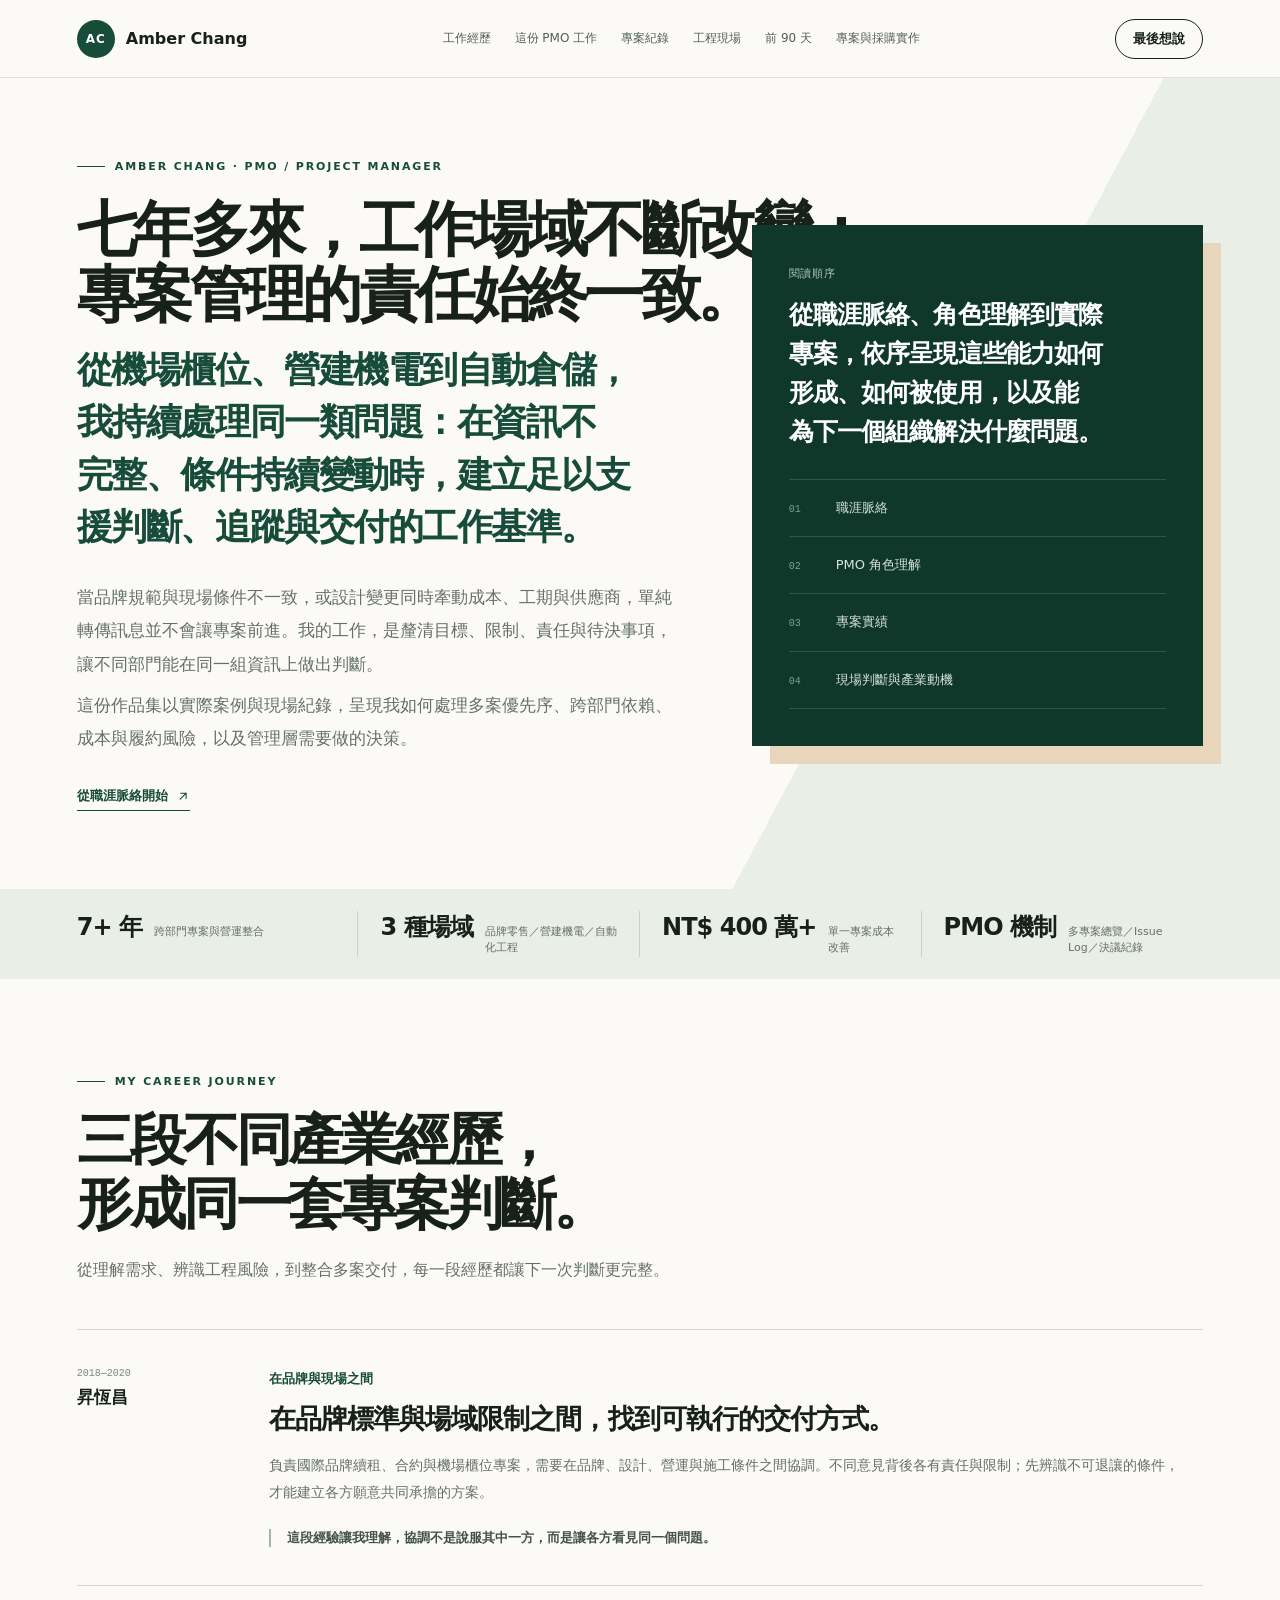
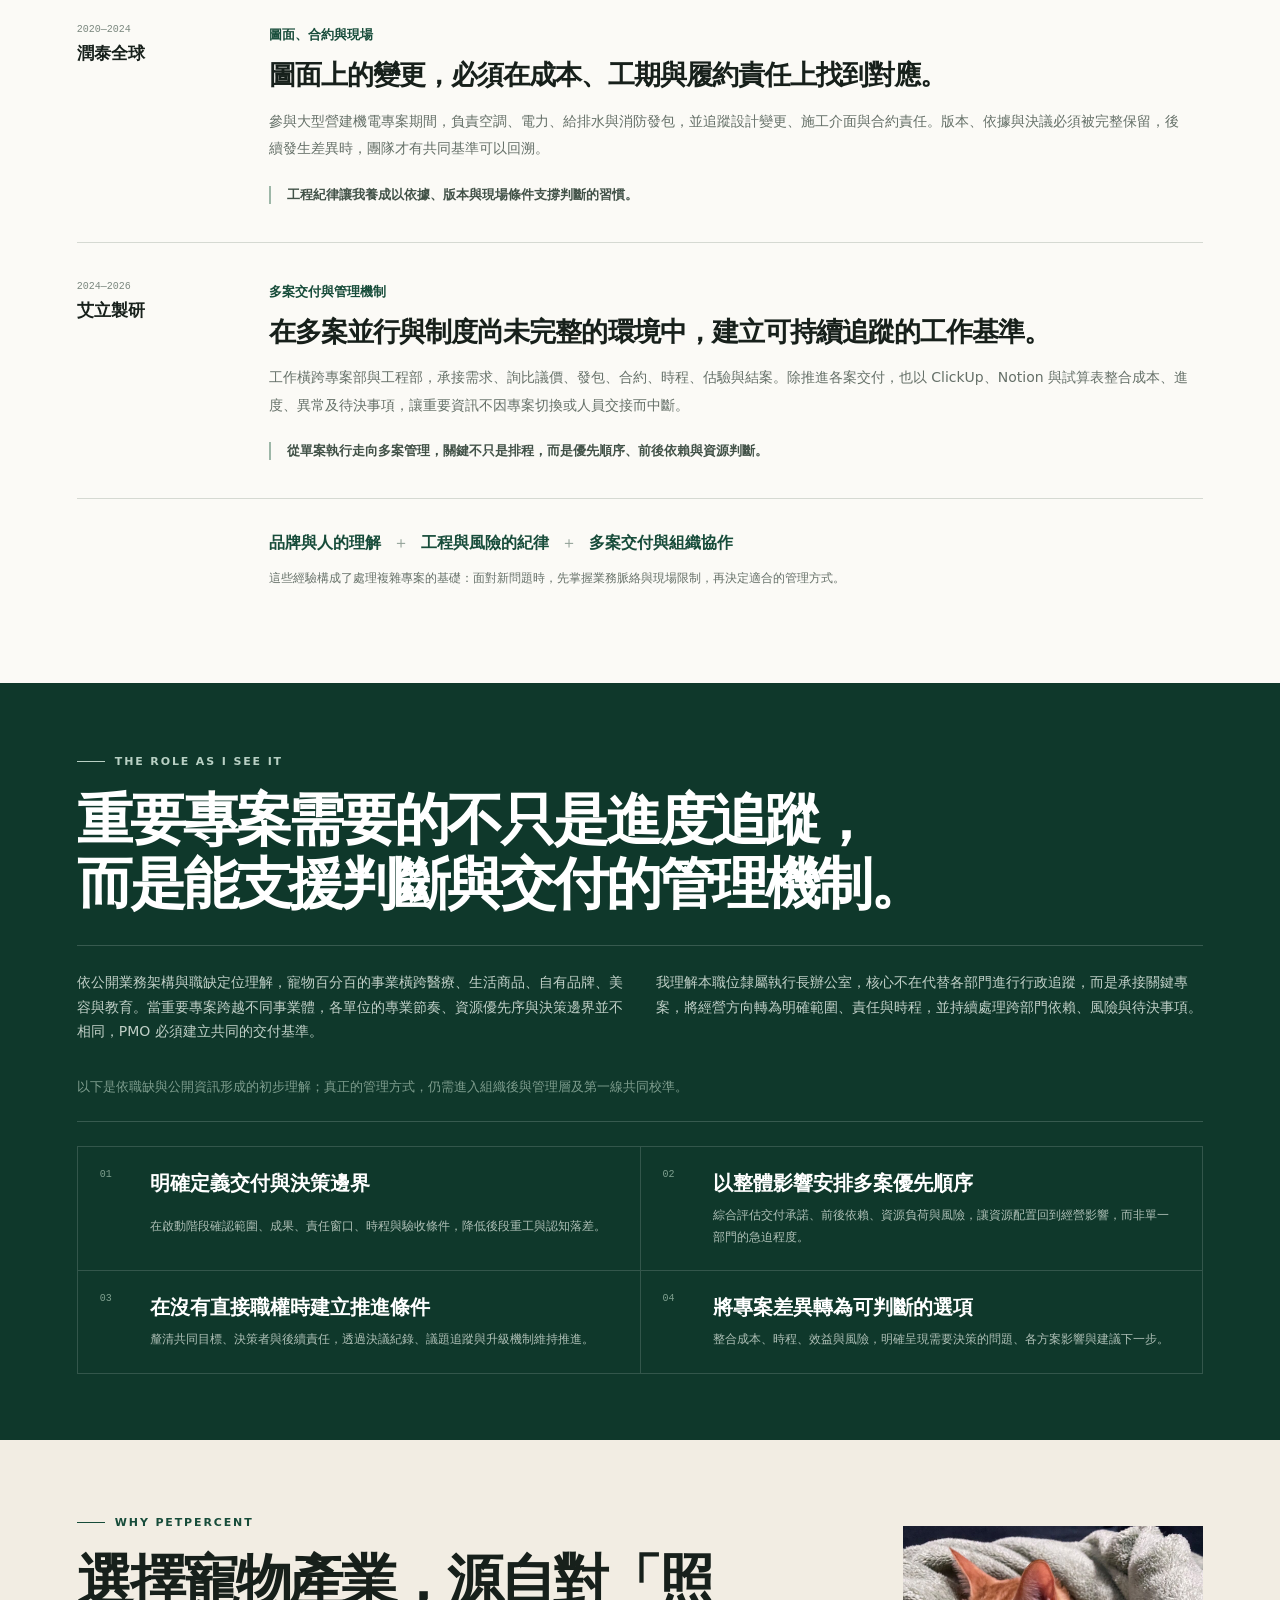
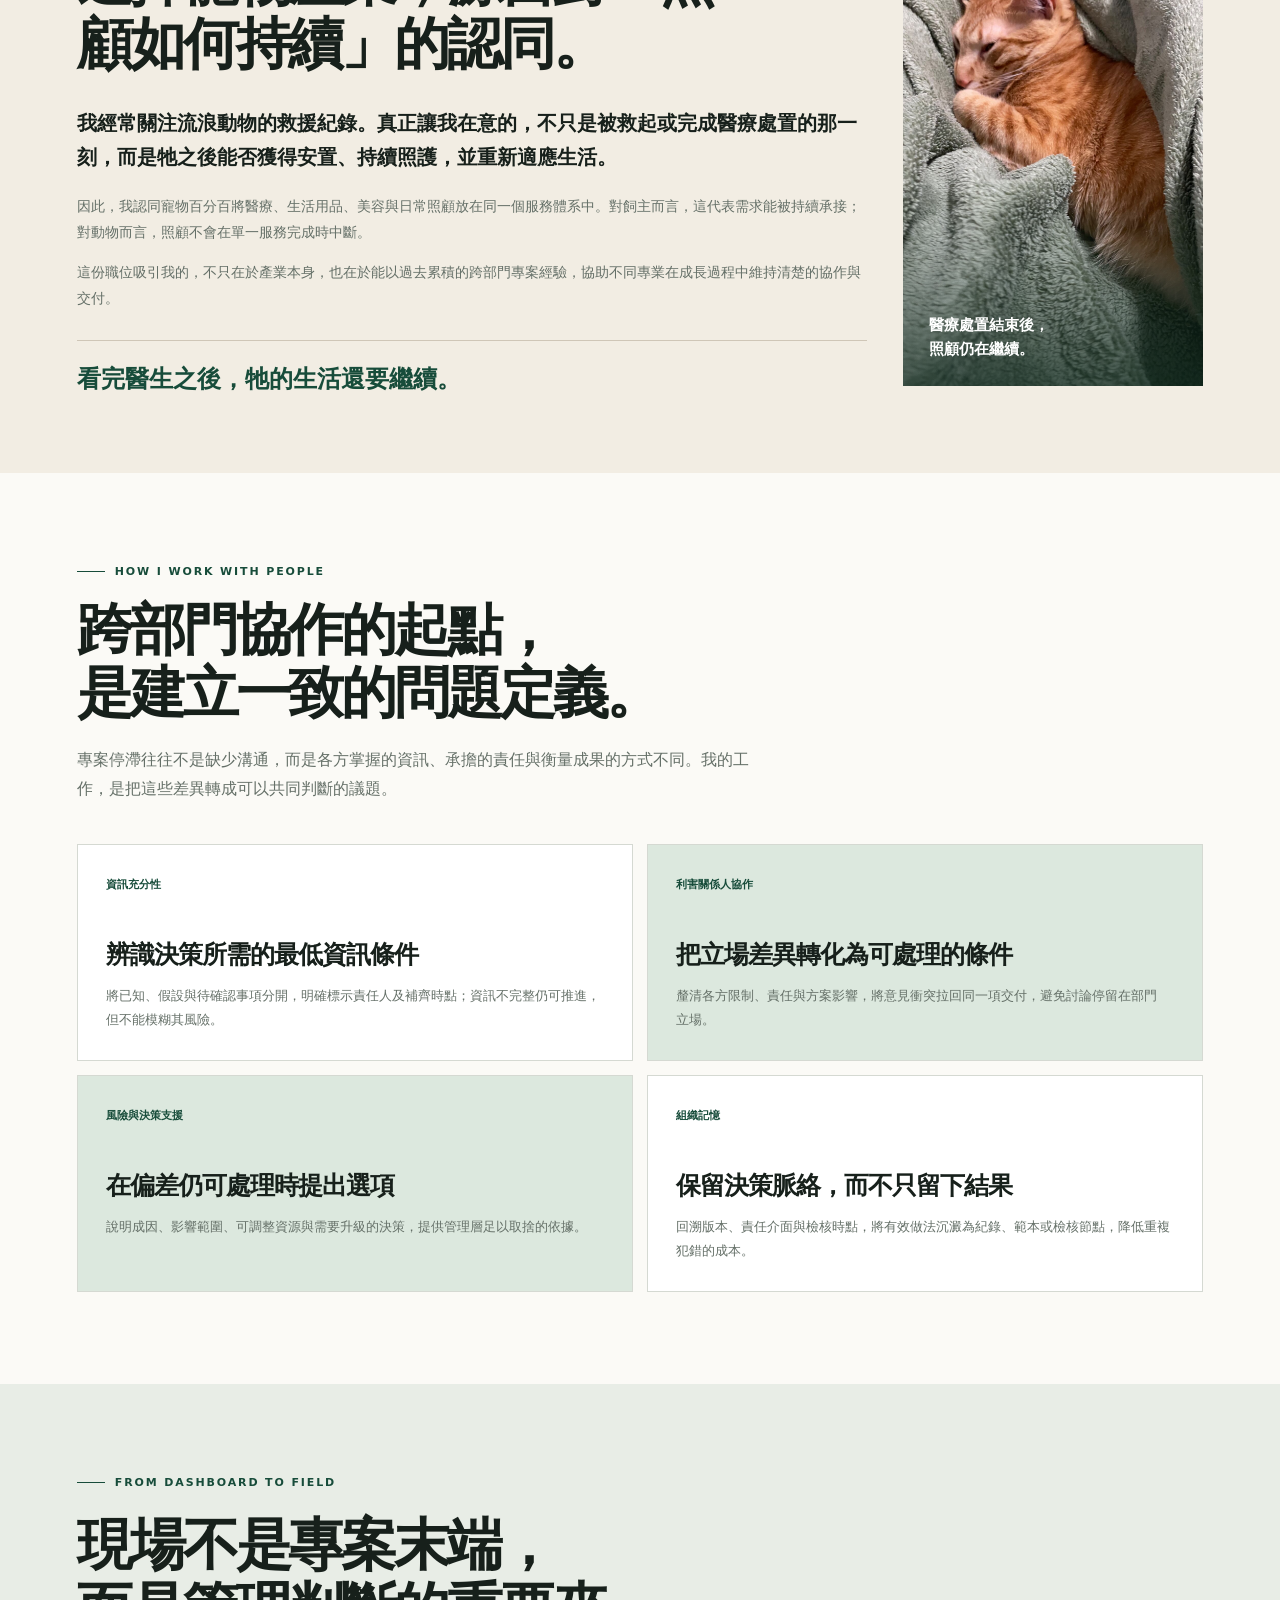
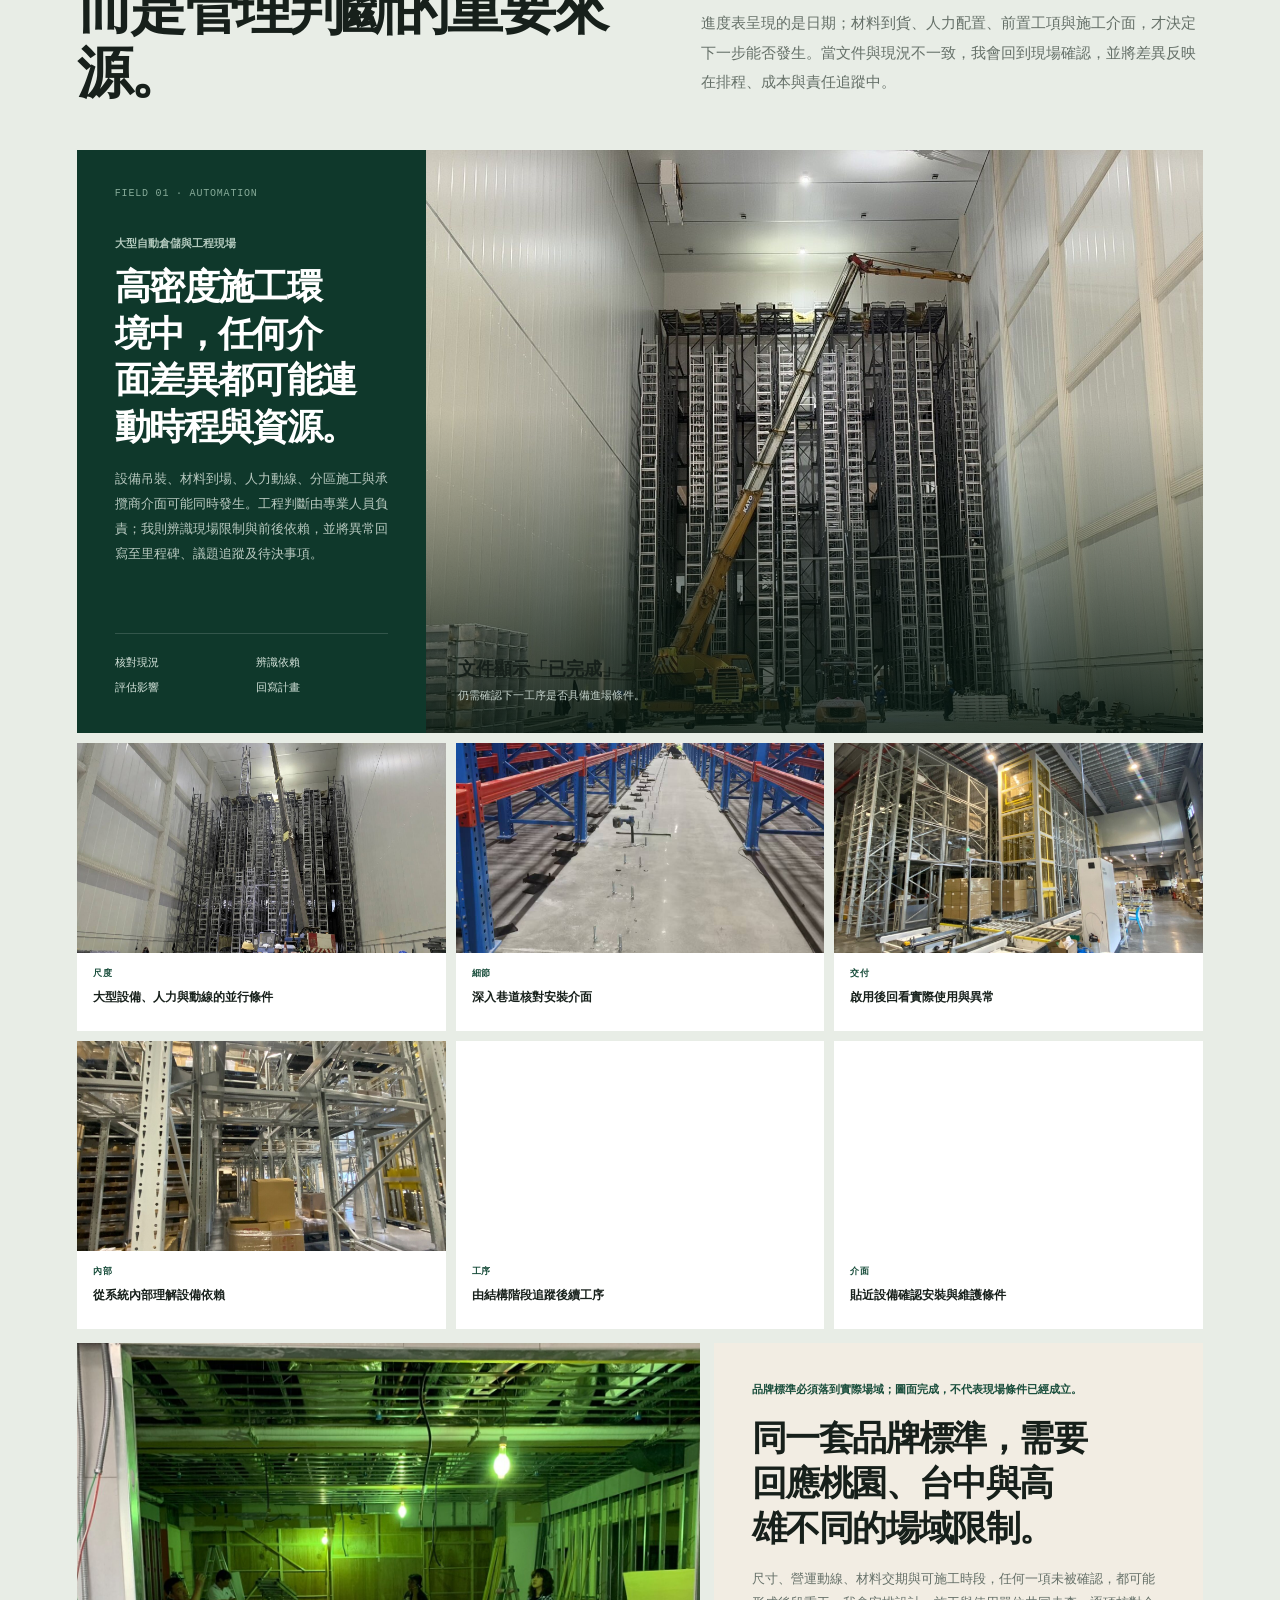
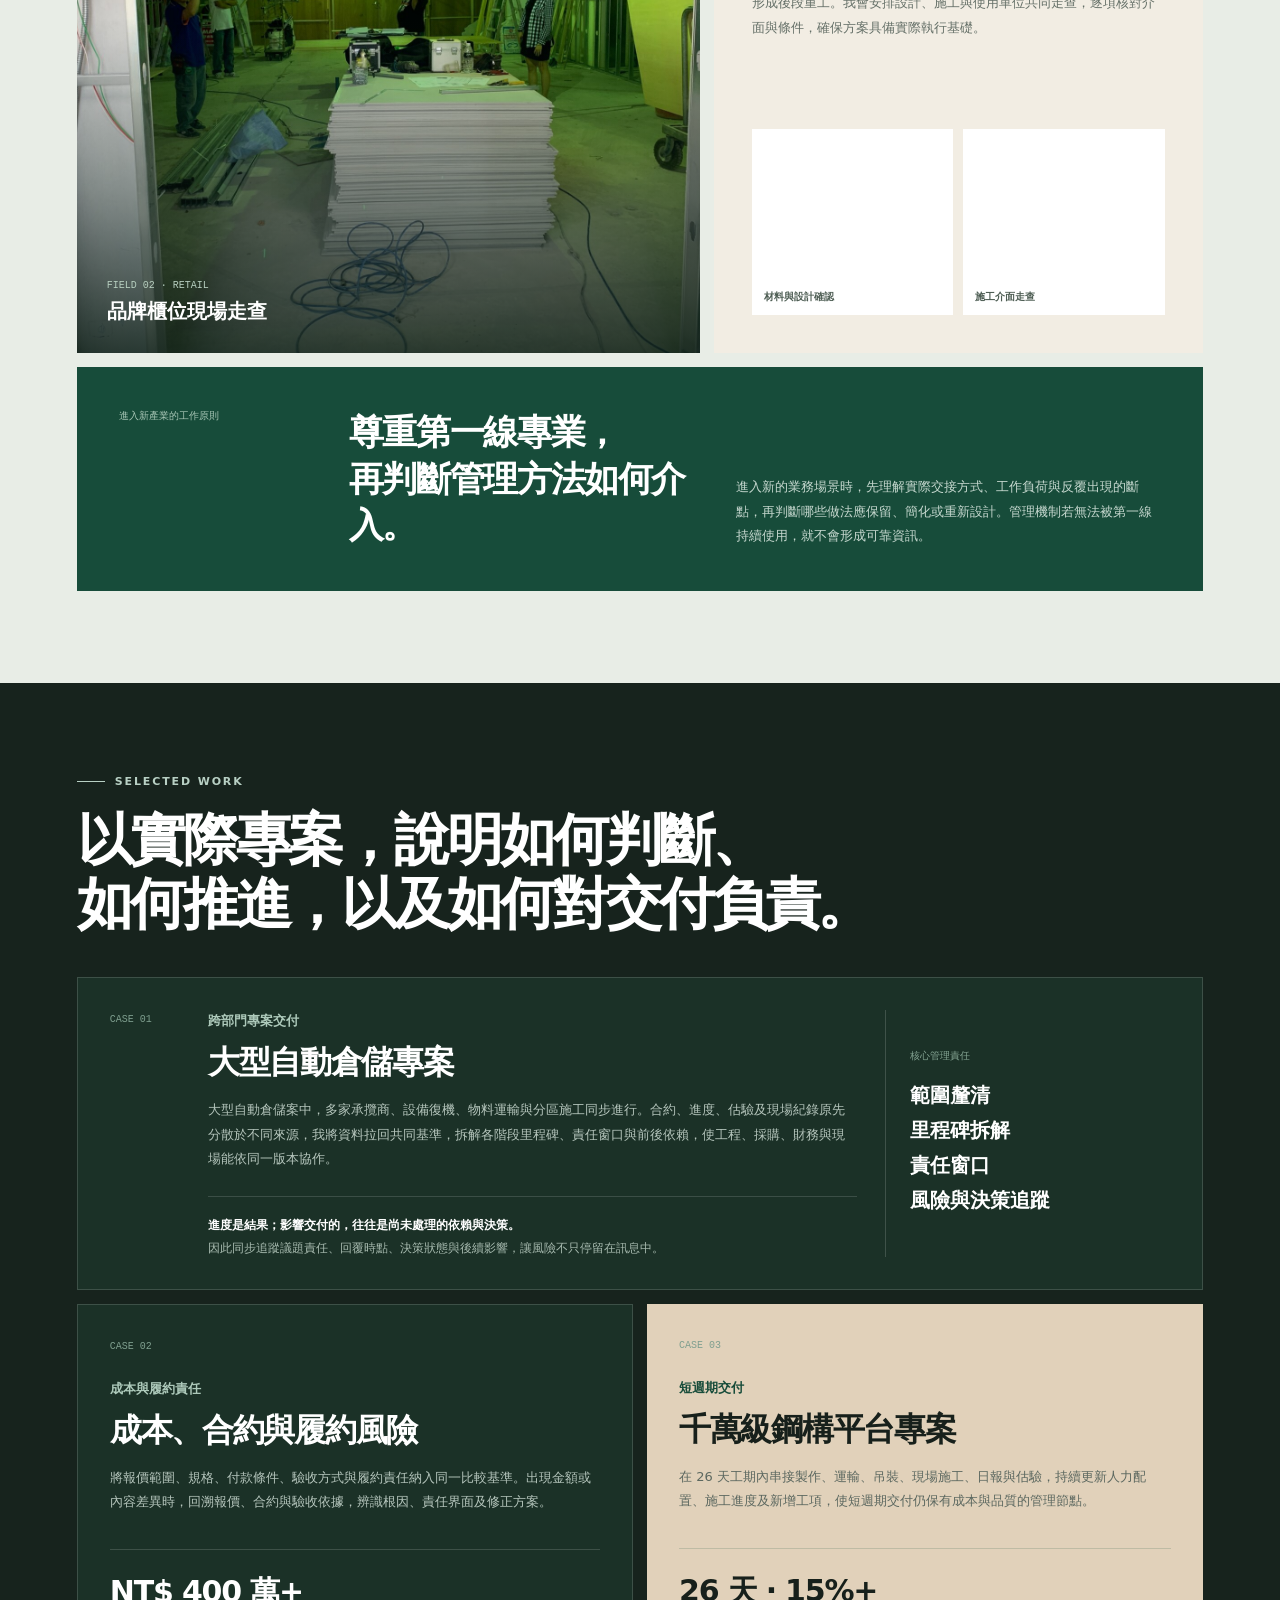
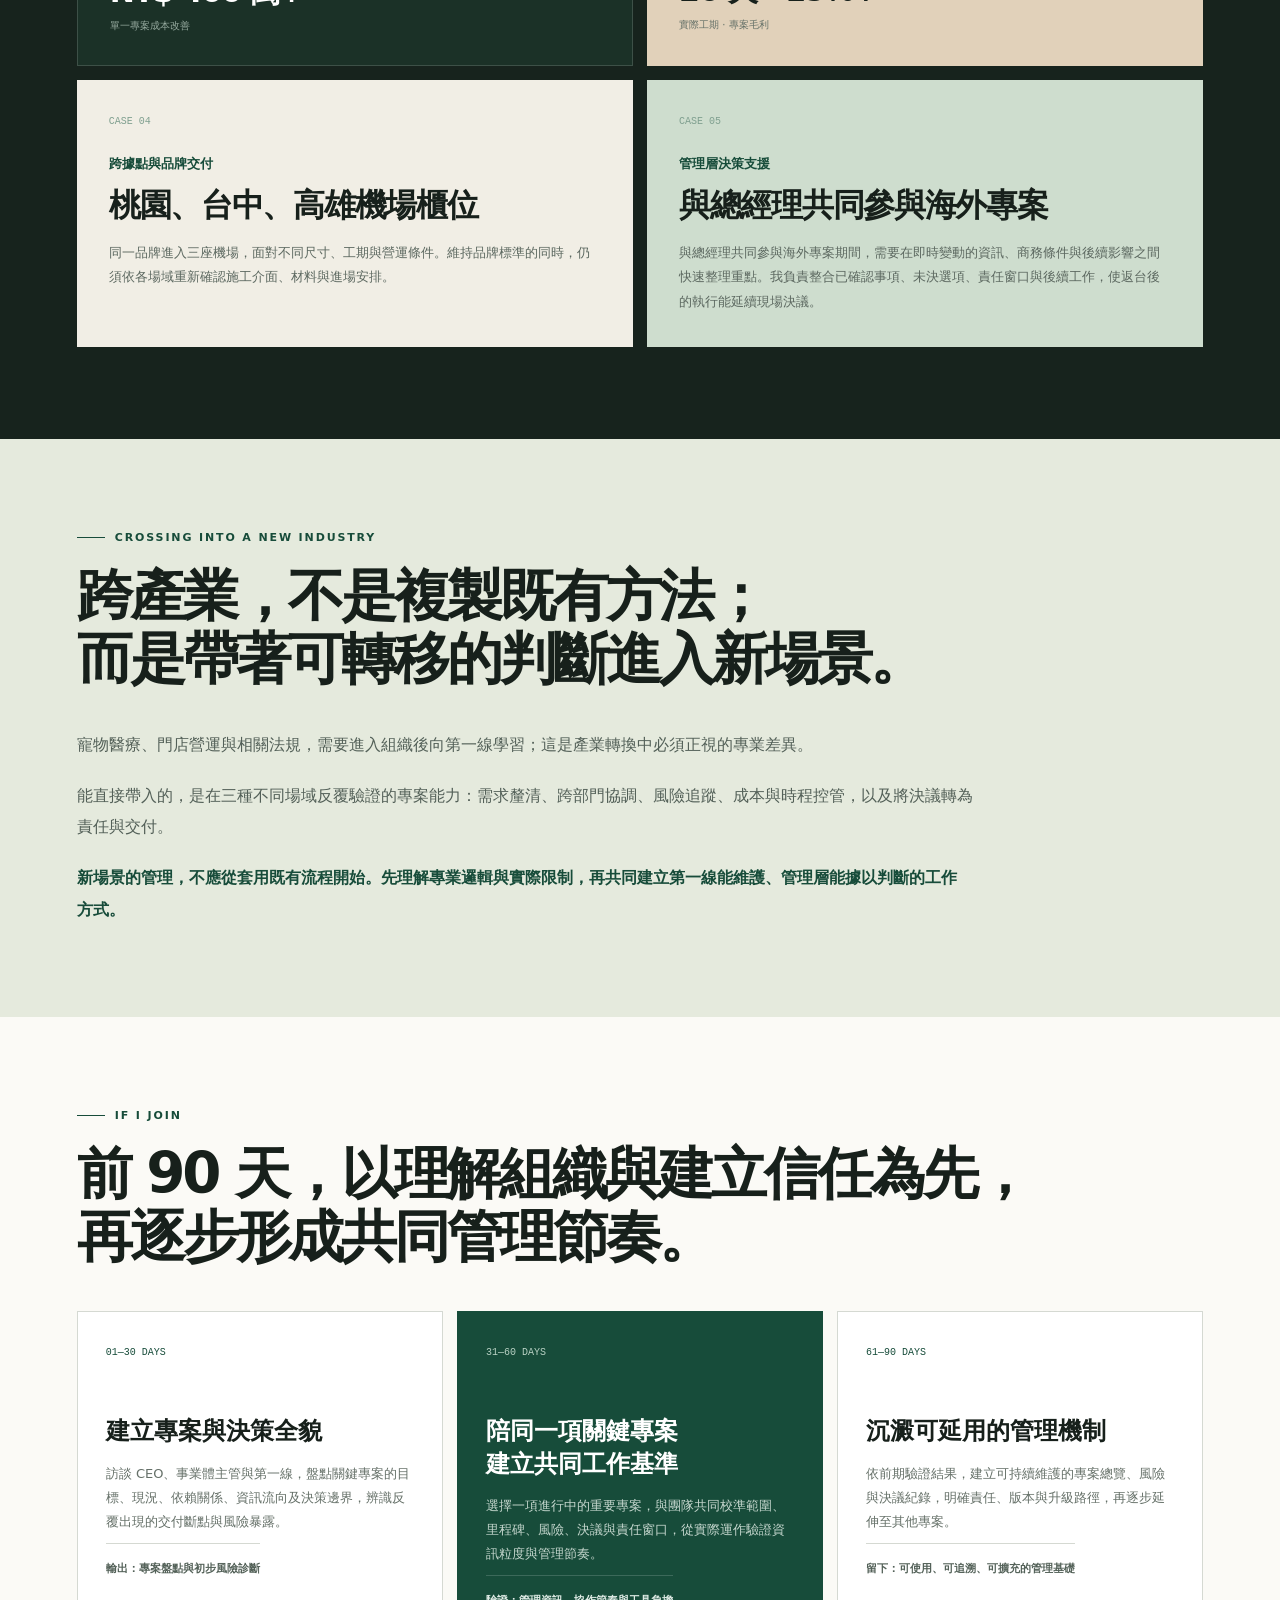
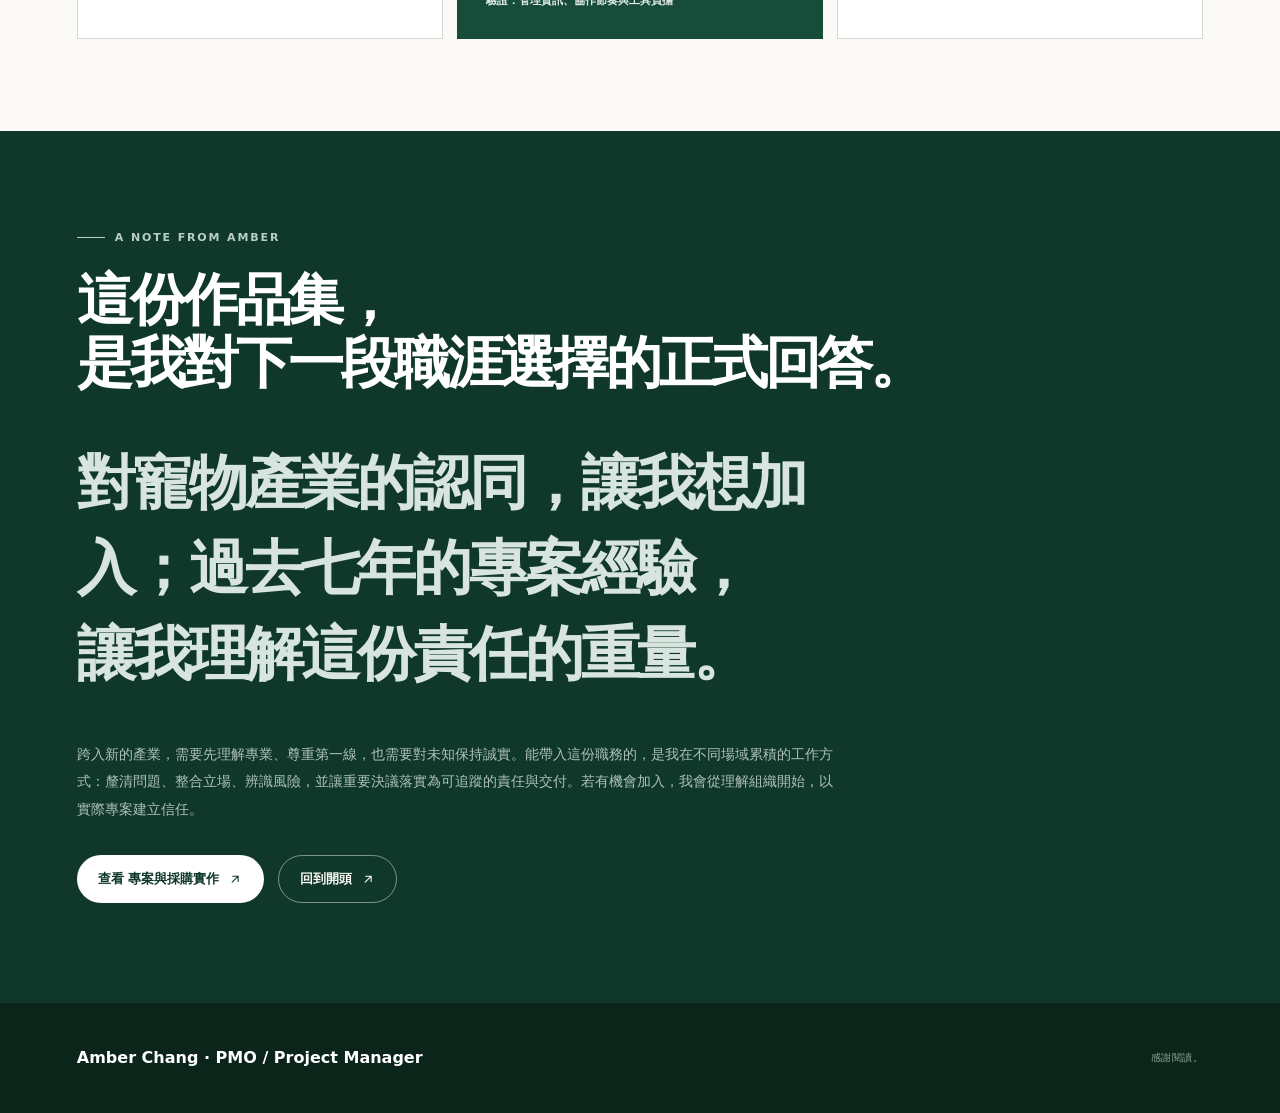
<file: index.html>
<!doctype html>
<html lang="zh-Hant">
<head>
  <meta charset="utf-8">
  <meta name="viewport" content="width=device-width, initial-scale=1">
  <title>Amber Chang｜PMO Project Manager 作品集</title>
  <meta name="description" content="Amber Chang 的 PMO Project Manager 作品集：七年以上跨部門專案經驗，涵蓋多案交付、成本風險、現場協調與管理資訊整合。">
  <link rel="canonical" href="https://amberchang0718.github.io/">
  <meta property="og:title" content="Amber Chang｜PMO Project Manager">
  <meta property="og:description" content="從機場櫃位、營建機電到自動倉儲，呈現 Amber Chang 如何整合跨部門資訊、辨識風險並推進專案交付。">
  <meta property="og:type" content="website">
  <meta property="og:locale" content="zh_TW">
  <meta property="og:site_name" content="Amber 專案管理作品集">
  <meta property="og:url" content="https://amberchang0718.github.io/">
  <meta property="og:image" content="https://amberchang0718.github.io/og.jpg">
  <meta property="og:image:width" content="1731">
  <meta property="og:image:height" content="909">
  <meta property="og:image:alt" content="Amber Chang 專案管理作品集封面">
  <meta name="twitter:card" content="summary_large_image">
  <meta name="twitter:title" content="Amber Chang｜PMO Project Manager">
  <meta name="twitter:description" content="從機場櫃位、營建機電到自動倉儲，呈現 Amber Chang 如何整合跨部門資訊、辨識風險並推進專案交付。">
  <meta name="twitter:image" content="https://amberchang0718.github.io/og.jpg">
  <link rel="icon" href="/favicon.svg" type="image/svg+xml">
  <link rel="stylesheet" href="/style.css">
</head>
<body>
<main>
<header class="site-header">
<a class="brand" href="#top">
<span class="brand-mark">AC</span>
<span>Amber Chang</span>
</a>
<nav aria-label="主要導覽">
<a href="#journey">工作經歷</a>
<a href="#role">這份 PMO 工作</a>
<a href="#evidence">專案紀錄</a>
<a href="#field">工程現場</a>
<a href="#future">前 90 天</a>
<a href="/tools.html">專案與採購實作</a>
</nav>
<a class="header-cta" href="#closing">最後想說</a>
</header>
<section class="hero" id="top">
<div class="hero-copy">
<p class="eyebrow">
<span>
</span> AMBER CHANG · PMO / PROJECT MANAGER</p>
<h1>
<span class="hero-line">七年多來，工作場域不斷改變；</span>
<span class="hero-line">專案管理的責任始終一致。</span>
<em>從機場櫃位、營建機電到自動倉儲，我持續處理同一類問題：在資訊不完整、條件持續變動時，建立足以支援判斷、追蹤與交付的工作基準。</em>
</h1>
<p class="hero-intro">當品牌規範與現場條件不一致，或設計變更同時牽動成本、工期與供應商，單純轉傳訊息並不會讓專案前進。我的工作，是釐清目標、限制、責任與待決事項，讓不同部門能在同一組資訊上做出判斷。</p>
<p class="hero-intro second">這份作品集以實際案例與現場紀錄，呈現我如何處理多案優先序、跨部門依賴、成本與履約風險，以及管理層需要做的決策。</p>
<a class="text-link" href="#journey">從職涯脈絡開始 <svg viewBox="0 0 24 24" aria-hidden="true">
<path d="M7 17 17 7M8 7h9v9">
</path>
</svg>
</a>
</div>
<aside class="reader-note">
<span>閱讀順序</span>
<h2>從職涯脈絡、角色理解到實際專案，依序呈現這些能力如何形成、如何被使用，以及能為下一個組織解決什麼問題。</h2>
<ol>
<li>
<b>01</b>
<p>職涯脈絡</p>
</li>
<li>
<b>02</b>
<p>PMO 角色理解</p>
</li>
<li>
<b>03</b>
<p>專案實績</p>
</li>
<li>
<b>04</b>
<p>現場判斷與產業動機</p>
</li>
</ol>
</aside>
</section>
<section class="summary-strip" aria-label="職涯摘要">
<div>
<strong>7+ 年</strong>
<span>跨部門專案與營運整合</span>
</div>
<div>
<strong>3 種場域</strong>
<span>品牌零售／營建機電／自動化工程</span>
</div>
<div>
<strong>NT$ 400 萬+</strong>
<span>單一專案成本改善</span>
</div>
<div>
<strong>PMO 機制</strong>
<span>多專案總覽／Issue Log／決議紀錄</span>
</div>
</section>
<section class="journey-section" id="journey">
<div class="section-intro sticky">
<p class="eyebrow">
<span>
</span> MY CAREER JOURNEY</p>
<h2>三段不同產業經歷，<br/>形成同一套專案判斷。</h2>
<p>從理解需求、辨識工程風險，到整合多案交付，每一段經歷都讓下一次判斷更完整。</p>
</div>
<div class="timeline">
<article>
<div class="timeline-meta">
<span>2018—2020</span>
<b>昇恆昌</b>
</div>
<div class="timeline-copy">
<small>在品牌與現場之間</small>
<h3>在品牌標準與場域限制之間，找到可執行的交付方式。</h3>
<p>負責國際品牌續租、合約與機場櫃位專案，需要在品牌、設計、營運與施工條件之間協調。不同意見背後各有責任與限制；先辨識不可退讓的條件，才能建立各方願意共同承擔的方案。</p>
<blockquote>這段經驗讓我理解，協調不是說服其中一方，而是讓各方看見同一個問題。</blockquote>
</div>
</article>
<article>
<div class="timeline-meta">
<span>2020—2024</span>
<b>潤泰全球</b>
</div>
<div class="timeline-copy">
<small>圖面、合約與現場</small>
<h3>圖面上的變更，必須在成本、工期與履約責任上找到對應。</h3>
<p>參與大型營建機電專案期間，負責空調、電力、給排水與消防發包，並追蹤設計變更、施工介面與合約責任。版本、依據與決議必須被完整保留，後續發生差異時，團隊才有共同基準可以回溯。</p>
<blockquote>工程紀律讓我養成以依據、版本與現場條件支撐判斷的習慣。</blockquote>
</div>
</article>
<article>
<div class="timeline-meta">
<span>2024—2026</span>
<b>艾立製研</b>
</div>
<div class="timeline-copy">
<small>多案交付與管理機制</small>
<h3>在多案並行與制度尚未完整的環境中，建立可持續追蹤的工作基準。</h3>
<p>工作橫跨專案部與工程部，承接需求、詢比議價、發包、合約、時程、估驗與結案。除推進各案交付，也以 ClickUp、Notion 與試算表整合成本、進度、異常及待決事項，讓重要資訊不因專案切換或人員交接而中斷。</p>
<blockquote>從單案執行走向多案管理，關鍵不只是排程，而是優先順序、前後依賴與資源判斷。</blockquote>
</div>
</article>
<div class="journey-sum">
<b>品牌與人的理解</b>
<span>＋</span>
<b>工程與風險的紀律</b>
<span>＋</span>
<b>多案交付與組織協作</b>
<p>這些經驗構成了處理複雜專案的基礎：面對新問題時，先掌握業務脈絡與現場限制，再決定適合的管理方式。</p>
</div>
</div>
</section>
<section class="role-section" id="role">
<div class="role-heading">
<p class="eyebrow light">
<span>
</span> THE ROLE AS I SEE IT</p>
<h2>重要專案需要的不只是進度追蹤，<br/>而是能支援判斷與交付的管理機制。</h2>
</div>
<div class="company-context">
<p>依公開業務架構與職缺定位理解，寵物百分百的事業橫跨醫療、生活商品、自有品牌、美容與教育。當重要專案跨越不同事業體，各單位的專業節奏、資源優先序與決策邊界並不相同，PMO 必須建立共同的交付基準。</p>
<p>我理解本職位隸屬執行長辦公室，核心不在代替各部門進行行政追蹤，而是承接關鍵專案，將經營方向轉為明確範圍、責任與時程，並持續處理跨部門依賴、風險與待決事項。</p>
<small>以下是依職缺與公開資訊形成的初步理解；真正的管理方式，仍需進入組織後與管理層及第一線共同校準。</small>
</div>
<div class="role-grid">
<article>
<span>01</span>
<h3>明確定義交付與決策邊界</h3>
<p>在啟動階段確認範圍、成果、責任窗口、時程與驗收條件，降低後段重工與認知落差。</p>
</article>
<article>
<span>02</span>
<h3>以整體影響安排多案優先順序</h3>
<p>綜合評估交付承諾、前後依賴、資源負荷與風險，讓資源配置回到經營影響，而非單一部門的急迫程度。</p>
</article>
<article>
<span>03</span>
<h3>在沒有直接職權時建立推進條件</h3>
<p>釐清共同目標、決策者與後續責任，透過決議紀錄、議題追蹤與升級機制維持推進。</p>
</article>
<article>
<span>04</span>
<h3>將專案差異轉為可判斷的選項</h3>
<p>整合成本、時程、效益與風險，明確呈現需要決策的問題、各方案影響與建議下一步。</p>
</article>
</div>
</section>
<section class="motivation-section">
<div class="motivation-layout">
<div class="motivation-content">
<div class="motivation-title">
<p class="eyebrow">
<span>
</span> WHY PETPERCENT</p>
<h2>選擇寵物產業，源自對「照顧如何持續」的認同。</h2>
</div>
<div class="motivation-copy">
<p class="lead">我經常關注流浪動物的救援紀錄。真正讓我在意的，不只是被救起或完成醫療處置的那一刻，而是牠之後能否獲得安置、持續照護，並重新適應生活。</p>
<p>因此，我認同寵物百分百將醫療、生活用品、美容與日常照顧放在同一個服務體系中。對飼主而言，這代表需求能被持續承接；對動物而言，照顧不會在單一服務完成時中斷。</p>
<p>這份職位吸引我的，不只在於產業本身，也在於能以過去累積的跨部門專案經驗，協助不同專業在成長過程中維持清楚的協作與交付。</p>
<blockquote>看完醫生之後，牠的生活還要繼續。</blockquote>
</div>
</div>
<figure class="motivation-photo">
<img src="/pet-care.jpg" alt="裹著毛毯休息的橘貓" loading="lazy" decoding="async"/>
<figcaption>醫療處置結束後，<br/>照顧仍在繼續。</figcaption>
</figure>
</div>
</section>
<section class="behavior-section">
<div class="section-intro">
<p class="eyebrow">
<span>
</span> HOW I WORK WITH PEOPLE</p>
<h2>跨部門協作的起點，<br/>是建立一致的問題定義。</h2>
<p>專案停滯往往不是缺少溝通，而是各方掌握的資訊、承擔的責任與衡量成果的方式不同。我的工作，是把這些差異轉成可以共同判斷的議題。</p>
</div>
<div class="behavior-list">
<article>
<span>資訊充分性</span>
<h3>辨識決策所需的最低資訊條件</h3>
<p>將已知、假設與待確認事項分開，明確標示責任人及補齊時點；資訊不完整仍可推進，但不能模糊其風險。</p>
</article>
<article>
<span>利害關係人協作</span>
<h3>把立場差異轉化為可處理的條件</h3>
<p>釐清各方限制、責任與方案影響，將意見衝突拉回同一項交付，避免討論停留在部門立場。</p>
</article>
<article>
<span>風險與決策支援</span>
<h3>在偏差仍可處理時提出選項</h3>
<p>說明成因、影響範圍、可調整資源與需要升級的決策，提供管理層足以取捨的依據。</p>
</article>
<article>
<span>組織記憶</span>
<h3>保留決策脈絡，而不只留下結果</h3>
<p>回溯版本、責任介面與檢核時點，將有效做法沉澱為紀錄、範本或檢核節點，降低重複犯錯的成本。</p>
</article>
</div>
</section>
<section class="field-section" id="field">
<div class="field-heading">
<p class="eyebrow">
<span>
</span> FROM DASHBOARD TO FIELD</p>
<h2>現場不是專案末端，<br/>而是管理判斷的重要來源。</h2>
<p>進度表呈現的是日期；材料到貨、人力配置、前置工項與施工介面，才決定下一步能否發生。當文件與現況不一致，我會回到現場確認，並將差異反映在排程、成本與責任追蹤中。</p>
</div>
<article class="field-hero">
<div class="field-hero-copy">
<span class="field-no">FIELD 01 · AUTOMATION</span>
<div>
<small>大型自動倉儲與工程現場</small>
<h3>高密度施工環境中，任何介面差異都可能連動時程與資源。</h3>
<p>設備吊裝、材料到場、人力動線、分區施工與承攬商介面可能同時發生。工程判斷由專業人員負責；我則辨識現場限制與前後依賴，並將異常回寫至里程碑、議題追蹤及待決事項。</p>
</div>
<ul aria-label="現場工作方法">
<li>核對現況</li>
<li>辨識依賴</li>
<li>評估影響</li>
<li>回寫計畫</li>
</ul>
</div>
<figure class="field-hero-photo">
<img src="/field-automation-lift.jpg" alt="大型自動倉儲現場進行設備吊裝" loading="lazy" decoding="async"/>
<figcaption>
<b>文件顯示「已完成」之後</b>
<span>仍需確認下一工序是否具備進場條件。</span>
</figcaption>
</figure>
</article>
<div class="field-gallery" aria-label="不同施工階段的現場觀察">
<figure>
<img src="/field-highbay-install-clean.jpg" alt="大型高架倉儲施工與吊裝現場" loading="lazy" decoding="async"/>
<figcaption>
<span>尺度</span>
<b>大型設備、人力與動線的並行條件</b>
</figcaption>
</figure>
<figure>
<img src="/field-aisle-inspection.jpg" alt="自動倉儲貨架巷道與安裝細節" loading="lazy" decoding="async"/>
<figcaption>
<span>細節</span>
<b>深入巷道核對安裝介面</b>
</figcaption>
</figure>
<figure>
<img src="/field-system-operating.jpg" alt="輸送設備與貨架系統投入運作的現場" loading="lazy" decoding="async"/>
<figcaption>
<span>交付</span>
<b>啟用後回看實際使用與異常</b>
</figcaption>
</figure>
<figure>
<img src="/field-racking-interior.jpg" alt="貨架系統內部的輸送與儲位結構" loading="lazy" decoding="async"/>
<figcaption>
<span>內部</span>
<b>從系統內部理解設備依賴</b>
</figcaption>
</figure>
<figure>
<img src="/field-structure-install.jpg" alt="營建現場進行大型鋼構柱吊裝" loading="lazy" decoding="async"/>
<figcaption>
<span>工序</span>
<b>由結構階段追蹤後續工序</b>
</figcaption>
</figure>
<figure>
<img src="/field-equipment-interface.jpg" alt="自動倉儲設備安裝時，工程人員確認機械介面" loading="lazy" decoding="async"/>
<figcaption>
<span>介面</span>
<b>貼近設備確認安裝與維護條件</b>
</figcaption>
</figure>
</div>
<article class="retail-field-story">
<div class="retail-photo-main">
<img src="/field-retail-site.jpg" alt="品牌櫃位施工期間的團隊現場走查" loading="lazy" decoding="async"/>
<div>
<span>FIELD 02 · RETAIL</span>
<b>品牌櫃位現場走查</b>
</div>
</div>
<div class="retail-field-copy">
<small>品牌標準必須落到實際場域；圖面完成，不代表現場條件已經成立。</small>
<h3>同一套品牌標準，需要回應桃園、台中與高雄不同的場域限制。</h3>
<p>尺寸、營運動線、材料交期與可施工時段，任何一項未被確認，都可能形成後段重工。我會安排設計、施工與使用單位共同走查，逐項核對介面與條件，確保方案具備實際執行基礎。</p>
<div class="retail-mini-gallery">
<figure>
<img src="/field-material-review.jpg" alt="會議桌上進行材料與設計樣本確認" loading="lazy" decoding="async"/>
<figcaption>材料與設計確認</figcaption>
</figure>
<figure>
<img src="/field-retail-walkthrough.jpg" alt="與設計和施工團隊走查尚在施作的櫃位" loading="lazy" decoding="async"/>
<figcaption>施工介面走查</figcaption>
</figure>
</div>
</div>
</article>
<div class="store-bridge">
<span>進入新產業的工作原則</span>
<h3>尊重第一線專業，<br/>再判斷管理方法如何介入。</h3>
<p>進入新的業務場景時，先理解實際交接方式、工作負荷與反覆出現的斷點，再判斷哪些做法應保留、簡化或重新設計。管理機制若無法被第一線持續使用，就不會形成可靠資訊。</p>
</div>
</section>
<section class="evidence-section" id="evidence">
<div class="evidence-heading">
<p class="eyebrow light">
<span>
</span> SELECTED WORK</p>
<h2>以實際專案，說明如何判斷、<br/>如何推進，以及如何對交付負責。</h2>
</div>
<article class="case main-case">
<div class="case-index">CASE 01</div>
<div class="case-copy">
<small>跨部門專案交付</small>
<h3>大型自動倉儲專案</h3>
<p>大型自動倉儲案中，多家承攬商、設備復機、物料運輸與分區施工同步進行。合約、進度、估驗及現場紀錄原先分散於不同來源，我將資料拉回共同基準，拆解各階段里程碑、責任窗口與前後依賴，使工程、採購、財務與現場能依同一版本協作。</p>
<div class="case-reflection">
<b>進度是結果；影響交付的，往往是尚未處理的依賴與決策。</b>
<span>因此同步追蹤議題責任、回覆時點、決策狀態與後續影響，讓風險不只停留在訊息中。</span>
</div>
</div>
<div class="case-result">
<span>核心管理責任</span>
<strong>範圍釐清<br/>里程碑拆解<br/>責任窗口<br/>風險與決策追蹤</strong>
</div>
</article>
<div class="case-grid">
<article class="case">
<div class="case-index">CASE 02</div>
<small>成本與履約責任</small>
<h3>成本、合約與履約風險</h3>
<p>將報價範圍、規格、付款條件、驗收方式與履約責任納入同一比較基準。出現金額或內容差異時，回溯報價、合約與驗收依據，辨識根因、責任界面及修正方案。</p>
<div class="number">
<strong>NT$ 400 萬+</strong>
<span>單一專案成本改善</span>
</div>
</article>
<article class="case warm">
<div class="case-index">CASE 03</div>
<small>短週期交付</small>
<h3>千萬級鋼構平台專案</h3>
<p>在 26 天工期內串接製作、運輸、吊裝、現場施工、日報與估驗，持續更新人力配置、施工進度及新增工項，使短週期交付仍保有成本與品質的管理節點。</p>
<div class="number">
<strong>26 天 · 15%+</strong>
<span>實際工期 · 專案毛利</span>
</div>
</article>
<article class="case pale">
<div class="case-index">CASE 04</div>
<small>跨據點與品牌交付</small>
<h3>桃園、台中、高雄機場櫃位</h3>
<p>同一品牌進入三座機場，面對不同尺寸、工期與營運條件。維持品牌標準的同時，仍須依各場域重新確認施工介面、材料與進場安排。</p>
</article>
<article class="case sage">
<div class="case-index">CASE 05</div>
<small>管理層決策支援</small>
<h3>與總經理共同參與海外專案</h3>
<p>與總經理共同參與海外專案期間，需要在即時變動的資訊、商務條件與後續影響之間快速整理重點。我負責整合已確認事項、未決選項、責任窗口與後續工作，使返台後的執行能延續現場決議。</p>
</article>
</div>
</section>
<section class="honesty-section">
<div>
<p class="eyebrow">
<span>
</span> CROSSING INTO A NEW INDUSTRY</p>
<h2>跨產業，不是複製既有方法；<br/>而是帶著可轉移的判斷進入新場景。</h2>
</div>
<div class="honesty-copy">
<p>寵物醫療、門店營運與相關法規，需要進入組織後向第一線學習；這是產業轉換中必須正視的專業差異。</p>
<p>能直接帶入的，是在三種不同場域反覆驗證的專案能力：需求釐清、跨部門協調、風險追蹤、成本與時程控管，以及將決議轉為責任與交付。</p>
<p>新場景的管理，不應從套用既有流程開始。先理解專業邏輯與實際限制，再共同建立第一線能維護、管理層能據以判斷的工作方式。</p>
</div>
</section>
<section class="future-section" id="future">
<div class="future-heading">
<p class="eyebrow">
<span>
</span> IF I JOIN</p>
<h2>前 90 天，以理解組織與建立信任為先，<br/>再逐步形成共同管理節奏。</h2>
</div>
<div class="future-grid">
<article>
<span>01—30 DAYS</span>
<h3>建立專案與決策全貌</h3>
<p>訪談 CEO、事業體主管與第一線，盤點關鍵專案的目標、現況、依賴關係、資訊流向及決策邊界，辨識反覆出現的交付斷點與風險暴露。</p>
<b>輸出：專案盤點與初步風險診斷</b>
</article>
<article>
<span>31—60 DAYS</span>
<h3>陪同一項關鍵專案建立共同工作基準</h3>
<p>選擇一項進行中的重要專案，與團隊共同校準範圍、里程碑、風險、決議與責任窗口，從實際運作驗證資訊粒度與管理節奏。</p>
<b>驗證：管理資訊、協作節奏與工具負擔</b>
</article>
<article>
<span>61—90 DAYS</span>
<h3>沉澱可延用的管理機制</h3>
<p>依前期驗證結果，建立可持續維護的專案總覽、風險與決議紀錄，明確責任、版本與升級路徑，再逐步延伸至其他專案。</p>
<b>留下：可使用、可追溯、可擴充的管理基礎</b>
</article>
</div>
</section>
<section class="closing-section" id="closing">
<p class="eyebrow light">
<span>
</span> A NOTE FROM AMBER</p>
<h2>這份作品集，<br/>是我對下一段職涯選擇的正式回答。</h2>
<blockquote>對寵物產業的認同，讓我想加入；過去七年的專案經驗，讓我理解這份責任的重量。</blockquote>
<p>跨入新的產業，需要先理解專業、尊重第一線，也需要對未知保持誠實。能帶入這份職務的，是我在不同場域累積的工作方式：釐清問題、整合立場、辨識風險，並讓重要決議落實為可追蹤的責任與交付。若有機會加入，我會從理解組織開始，以實際專案建立信任。</p>
<div class="closing-actions">
<a class="button light-button" href="/tools.html">查看 專案與採購實作 <svg viewBox="0 0 24 24" aria-hidden="true">
<path d="M7 17 17 7M8 7h9v9">
</path>
</svg>
</a>
<a class="button light-button secondary-light-button" href="#top">回到開頭 <svg viewBox="0 0 24 24" aria-hidden="true">
<path d="M7 17 17 7M8 7h9v9">
</path>
</svg>
</a>
</div>
</section>
<footer>
<strong>Amber Chang · PMO / Project Manager</strong>
<span>感謝閱讀。</span>
</footer>
</main>
</body>
</html>
</file>
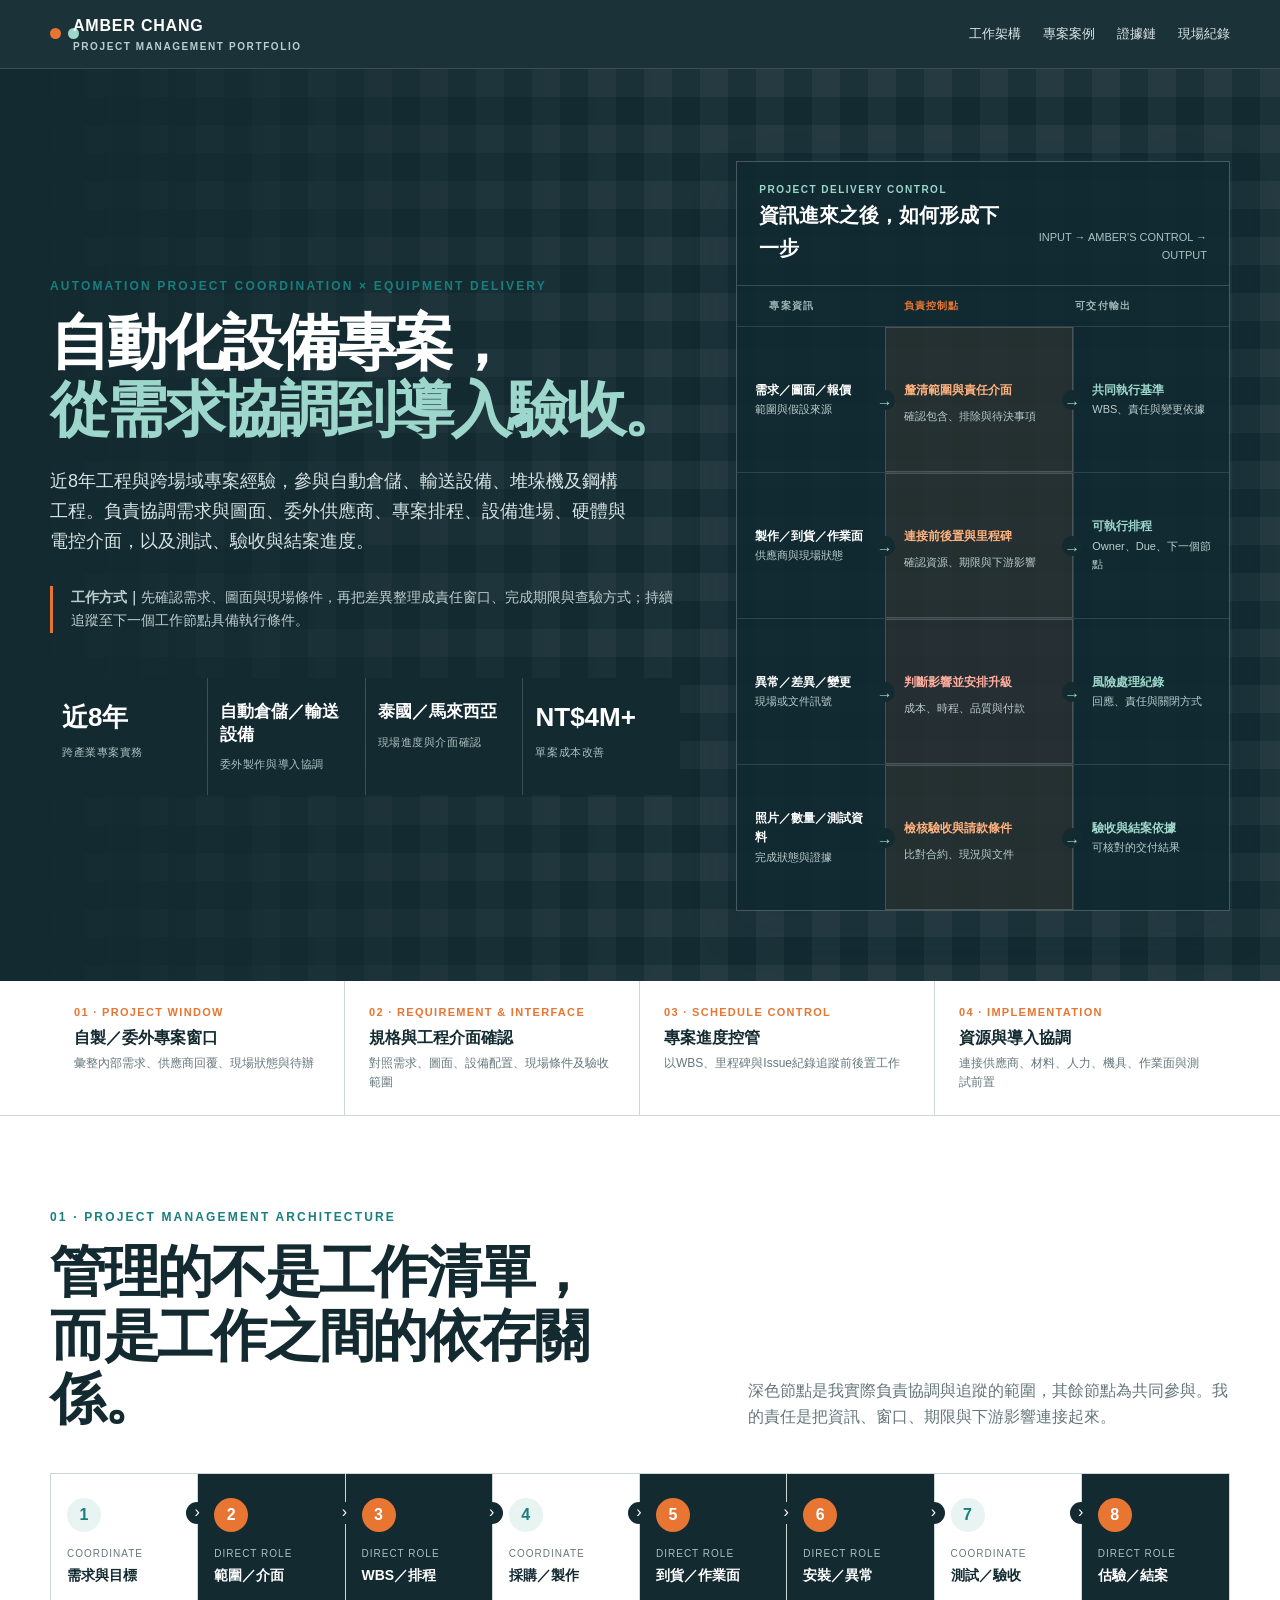
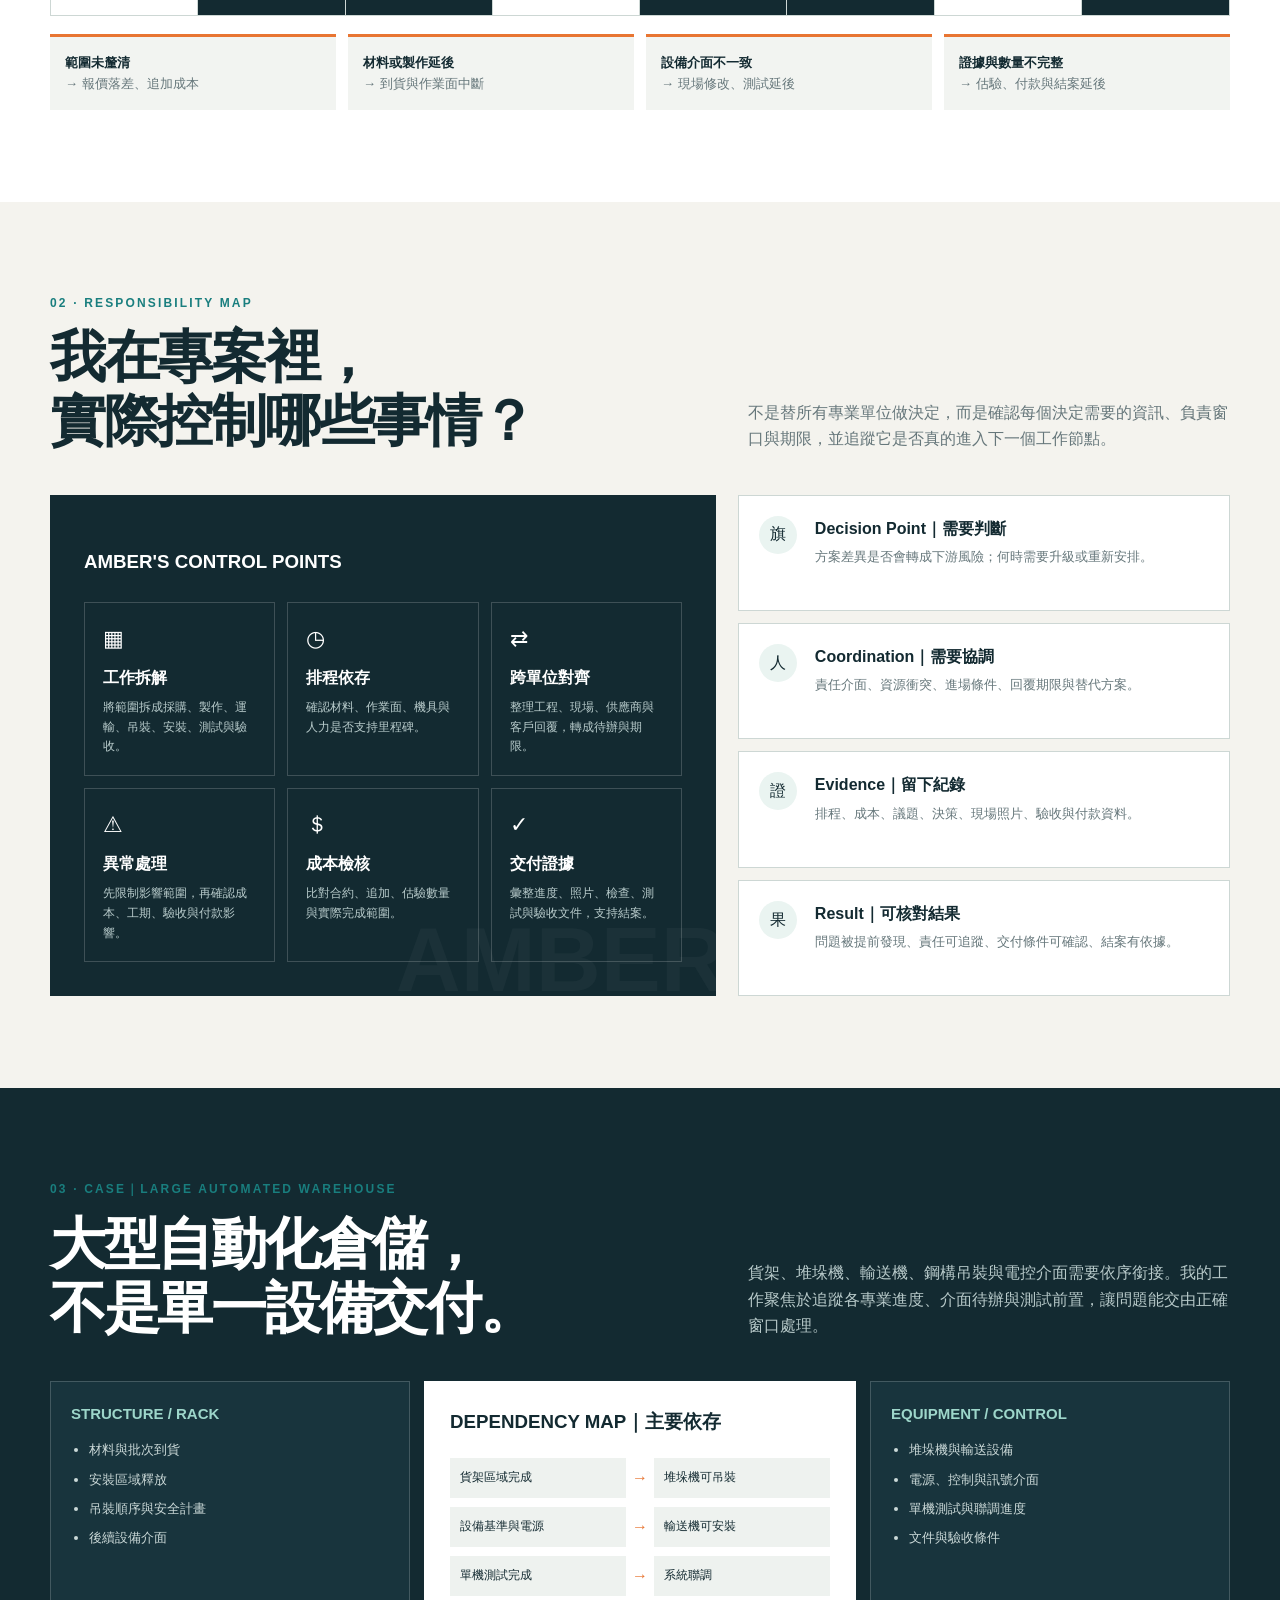
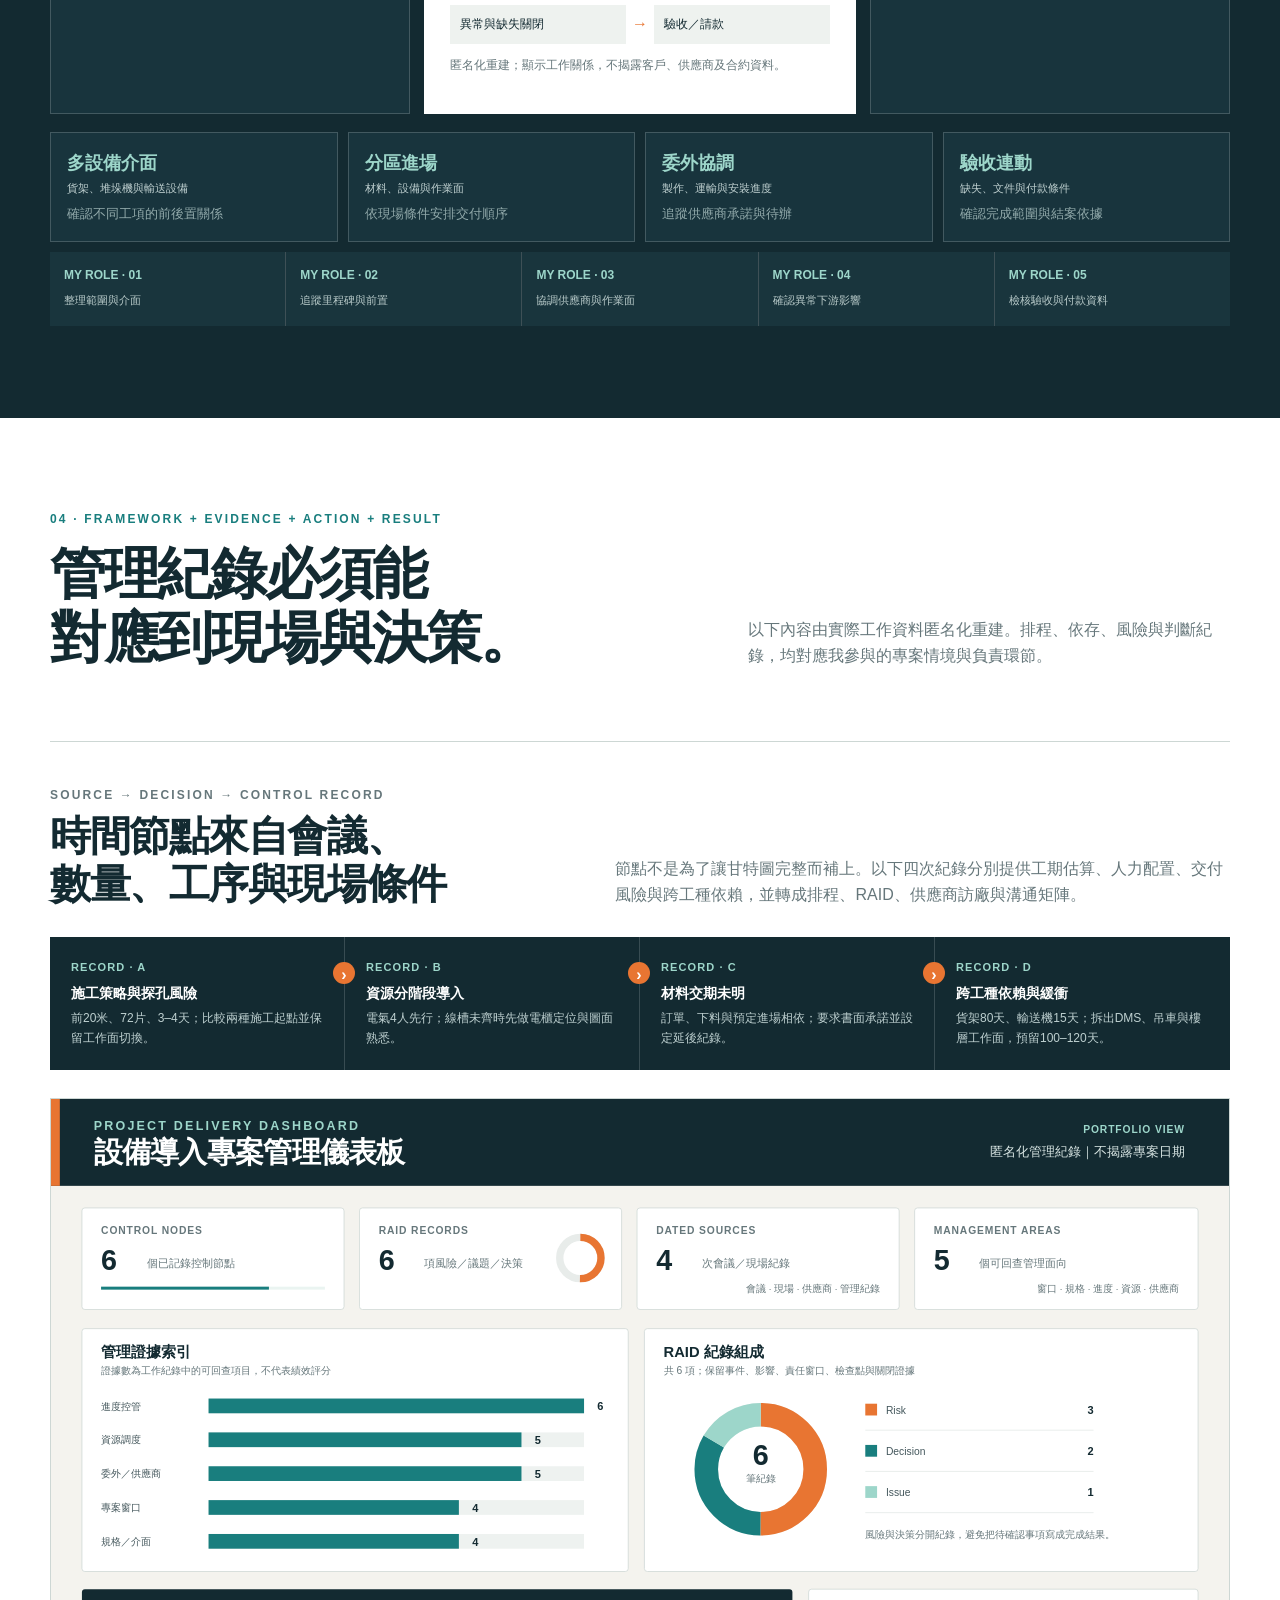
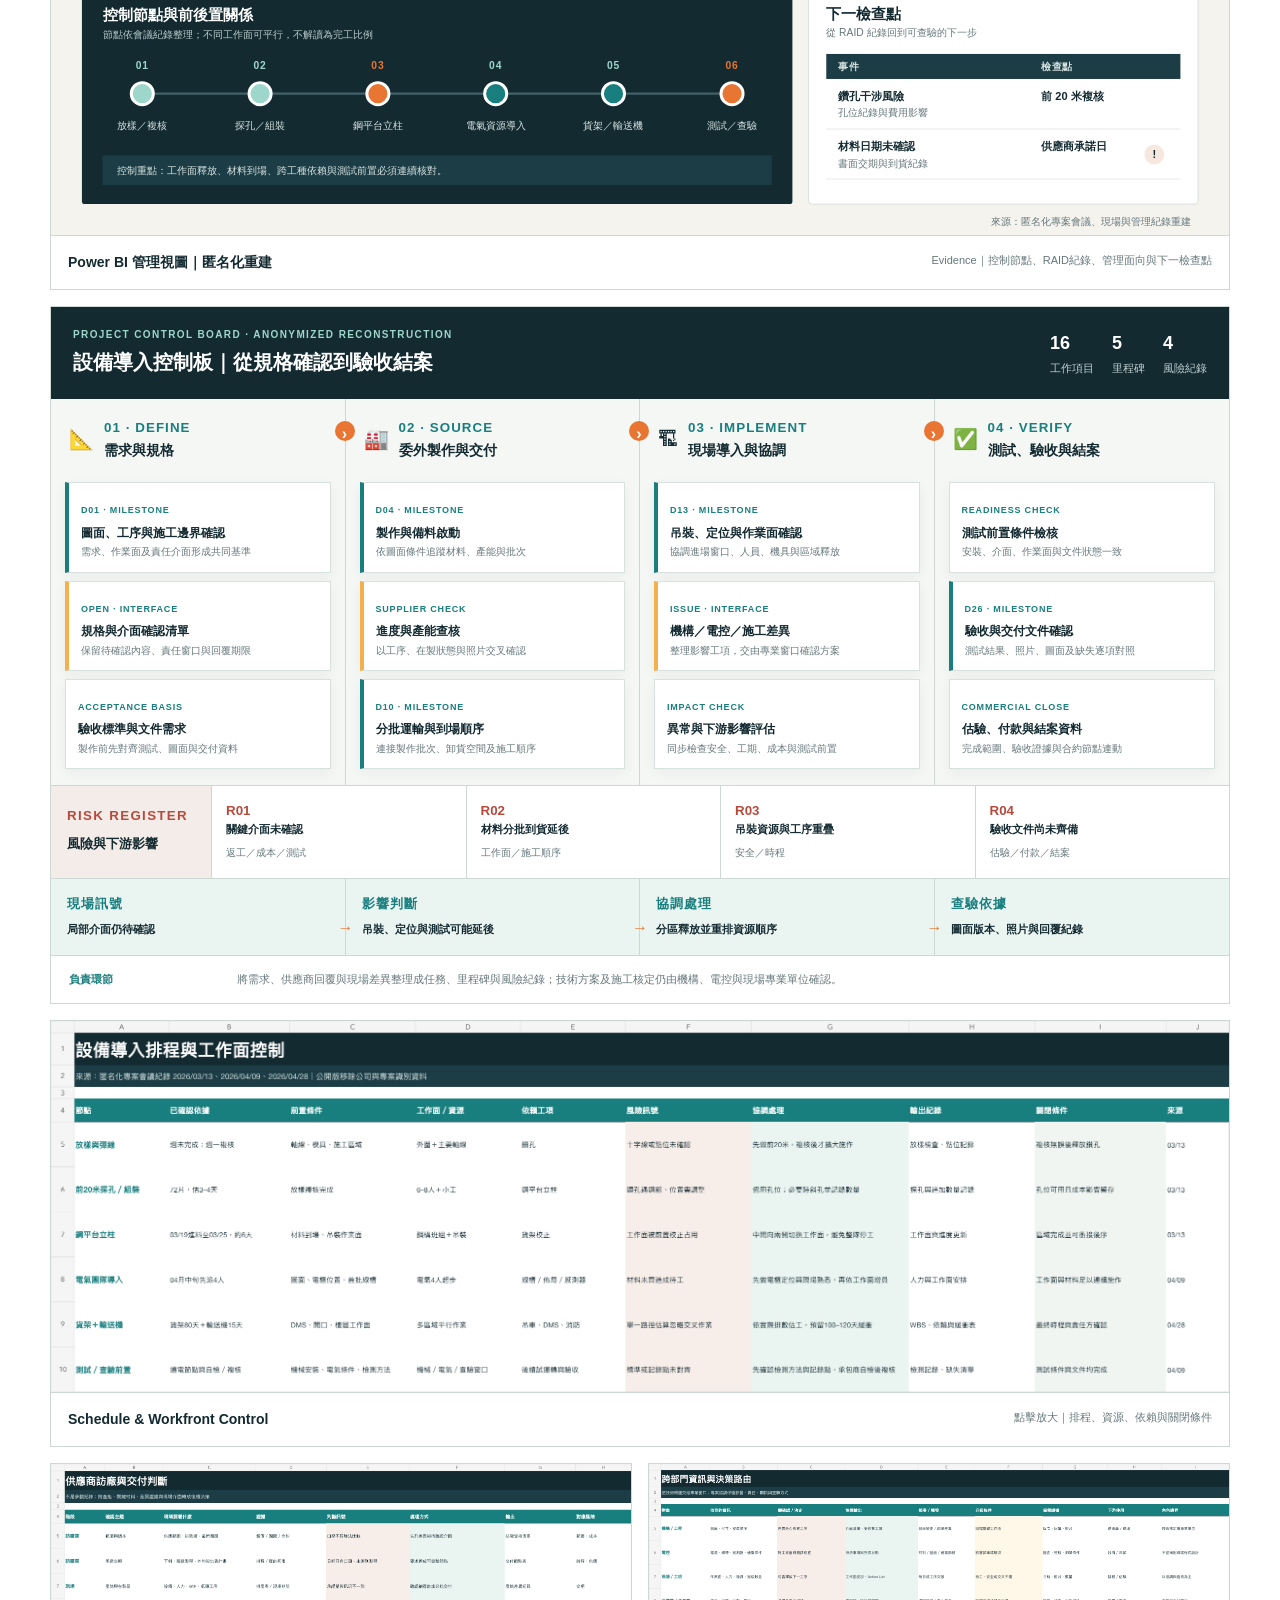
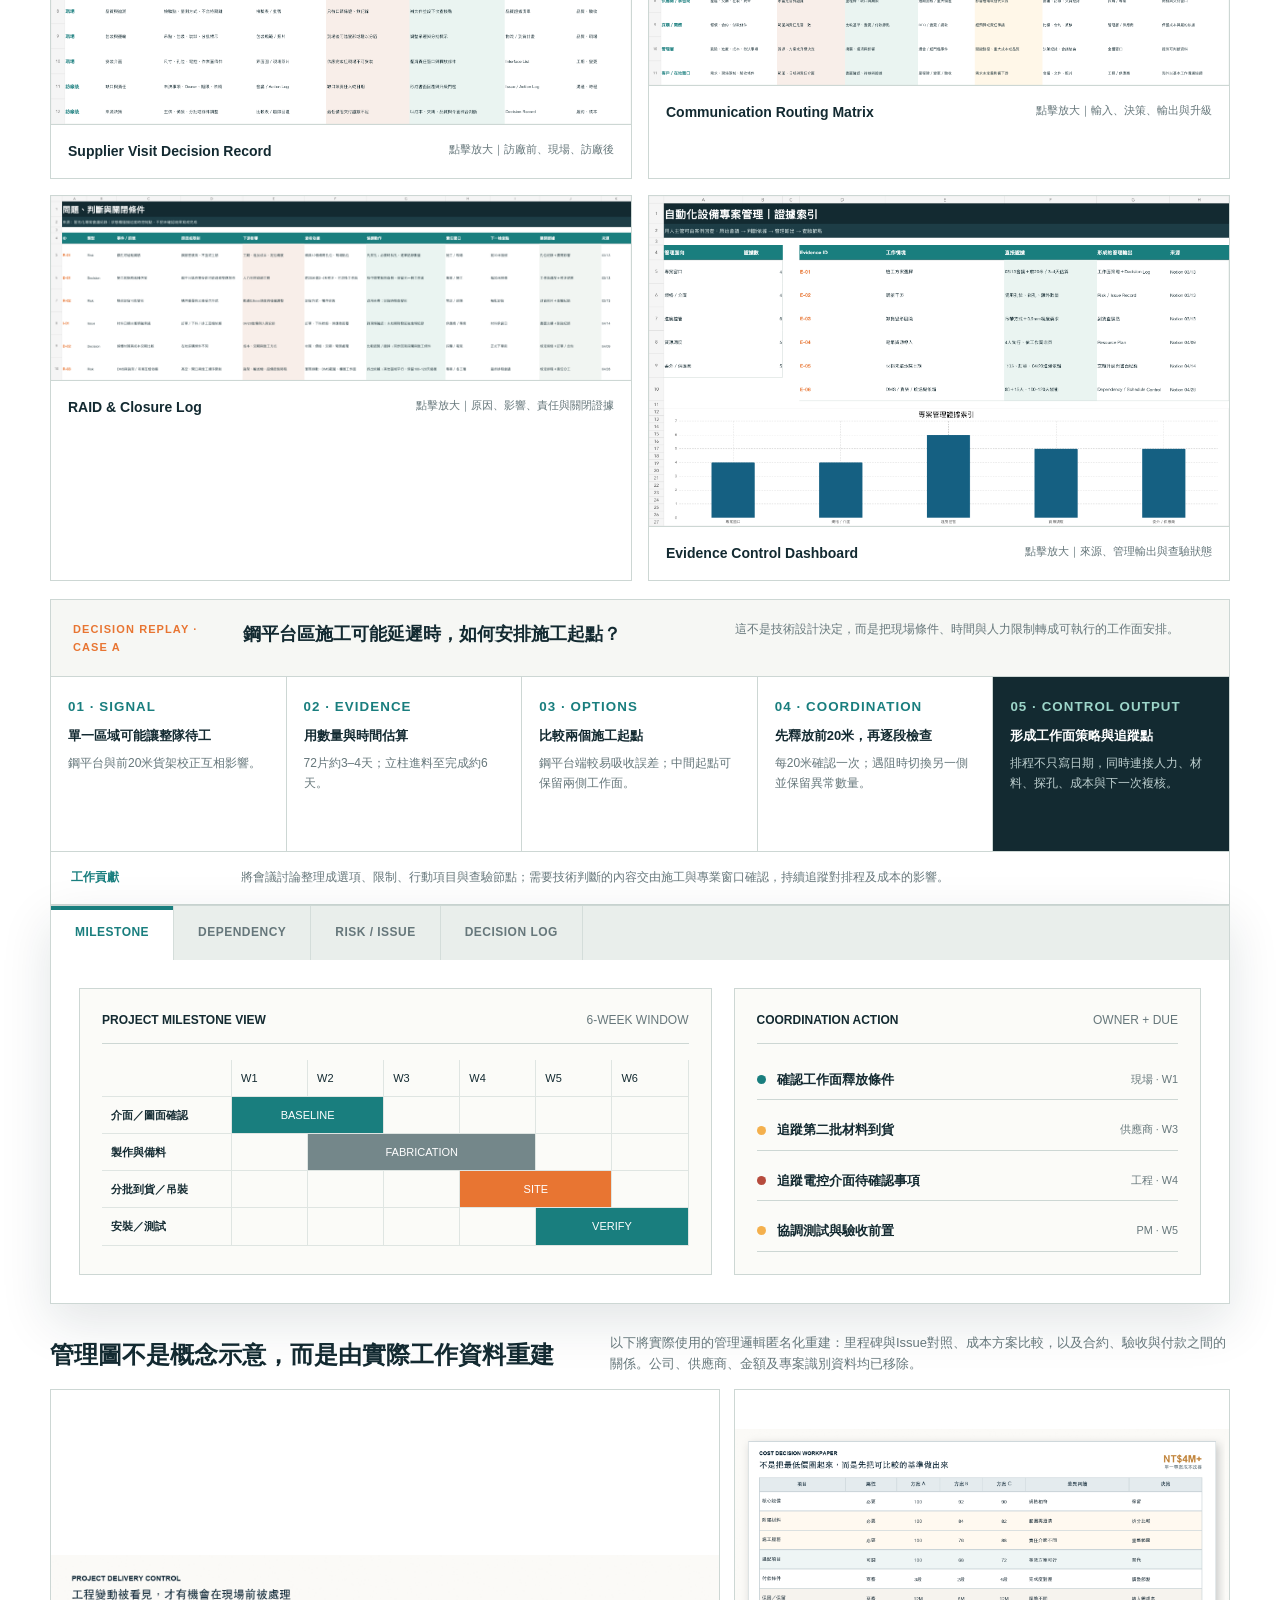
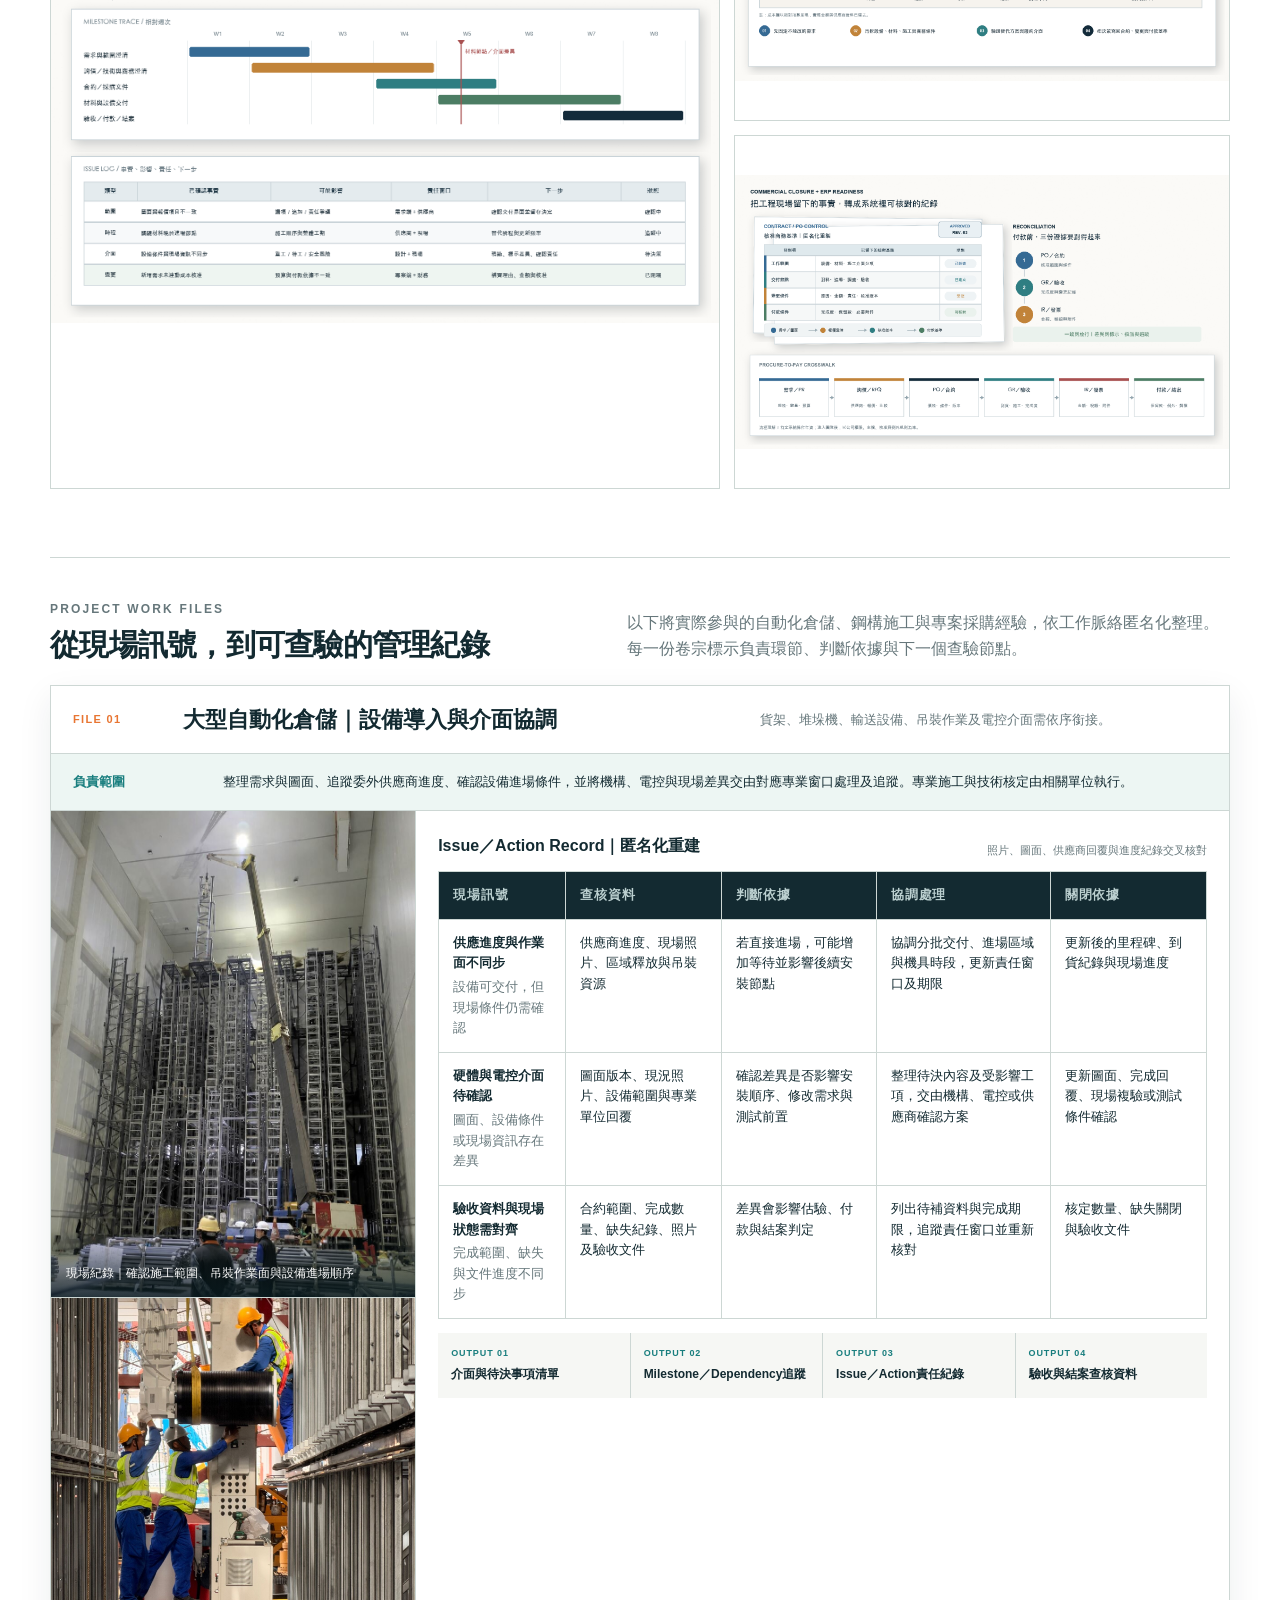
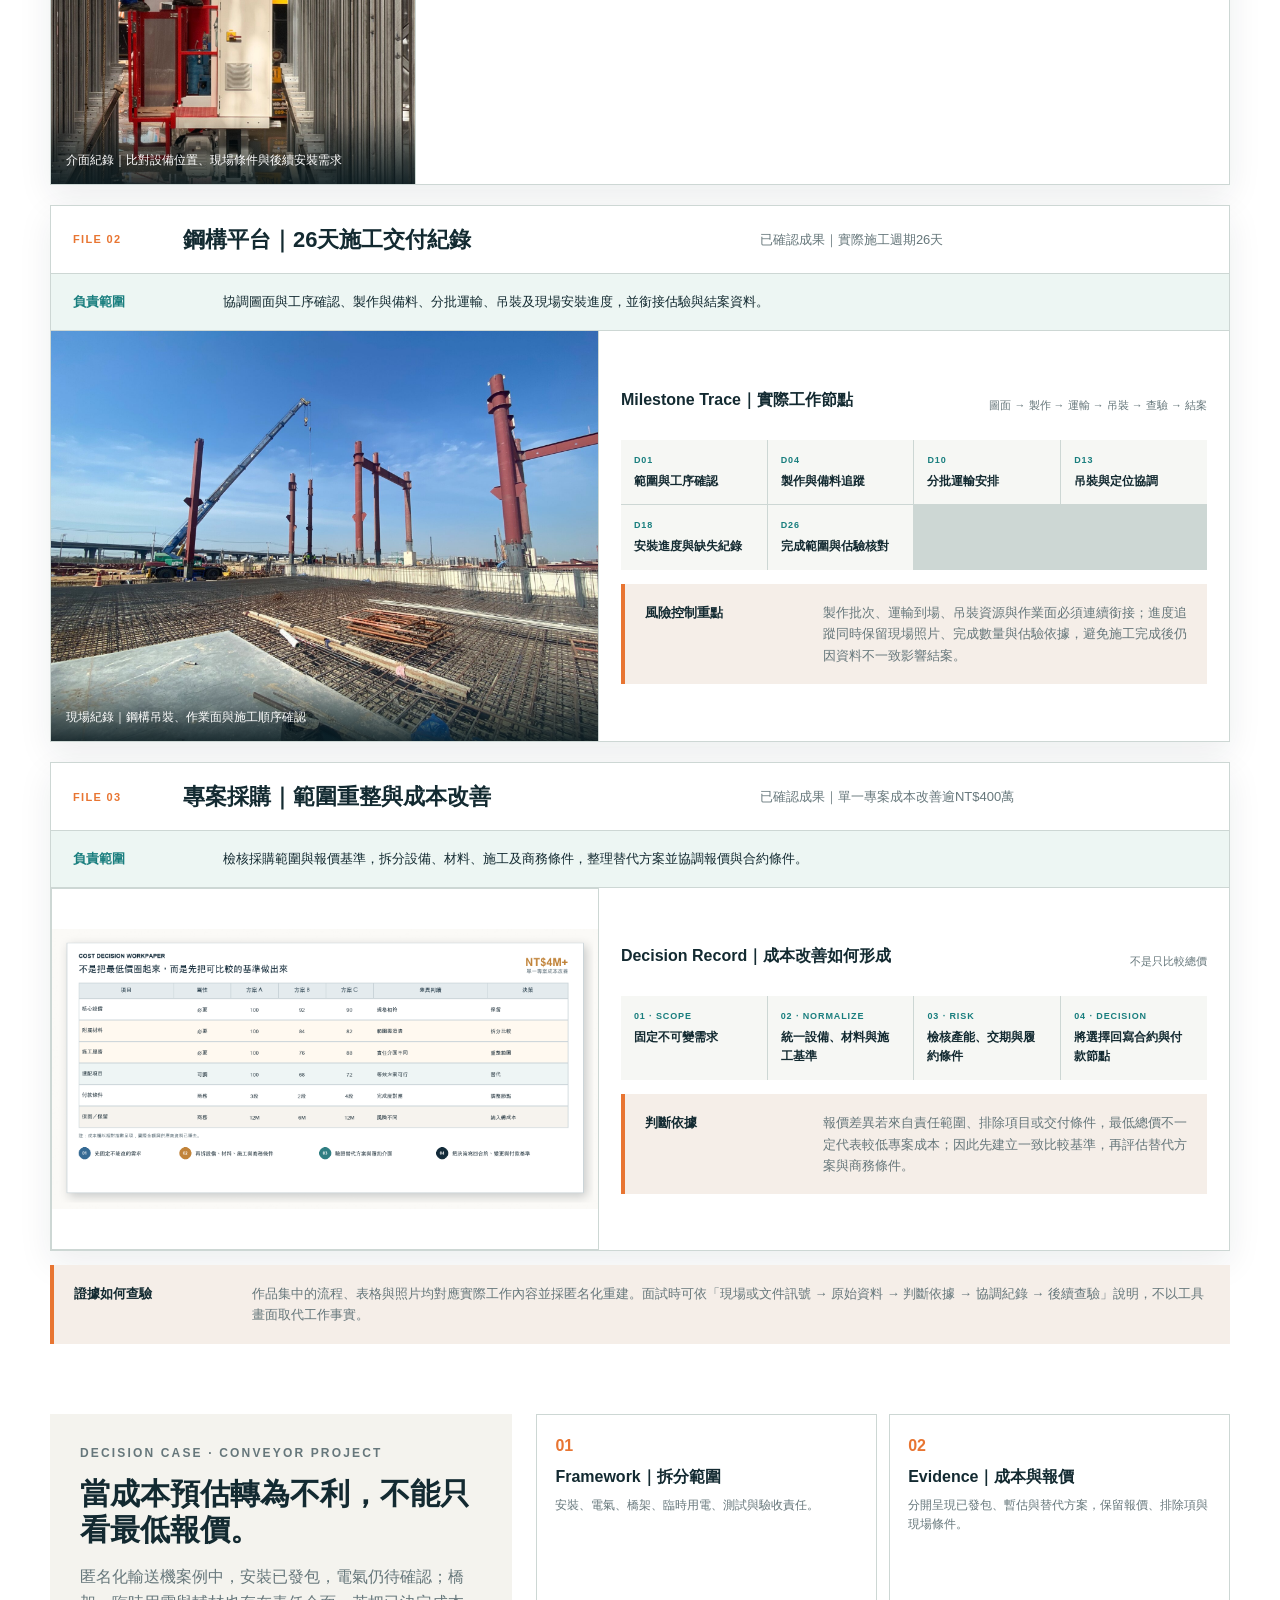
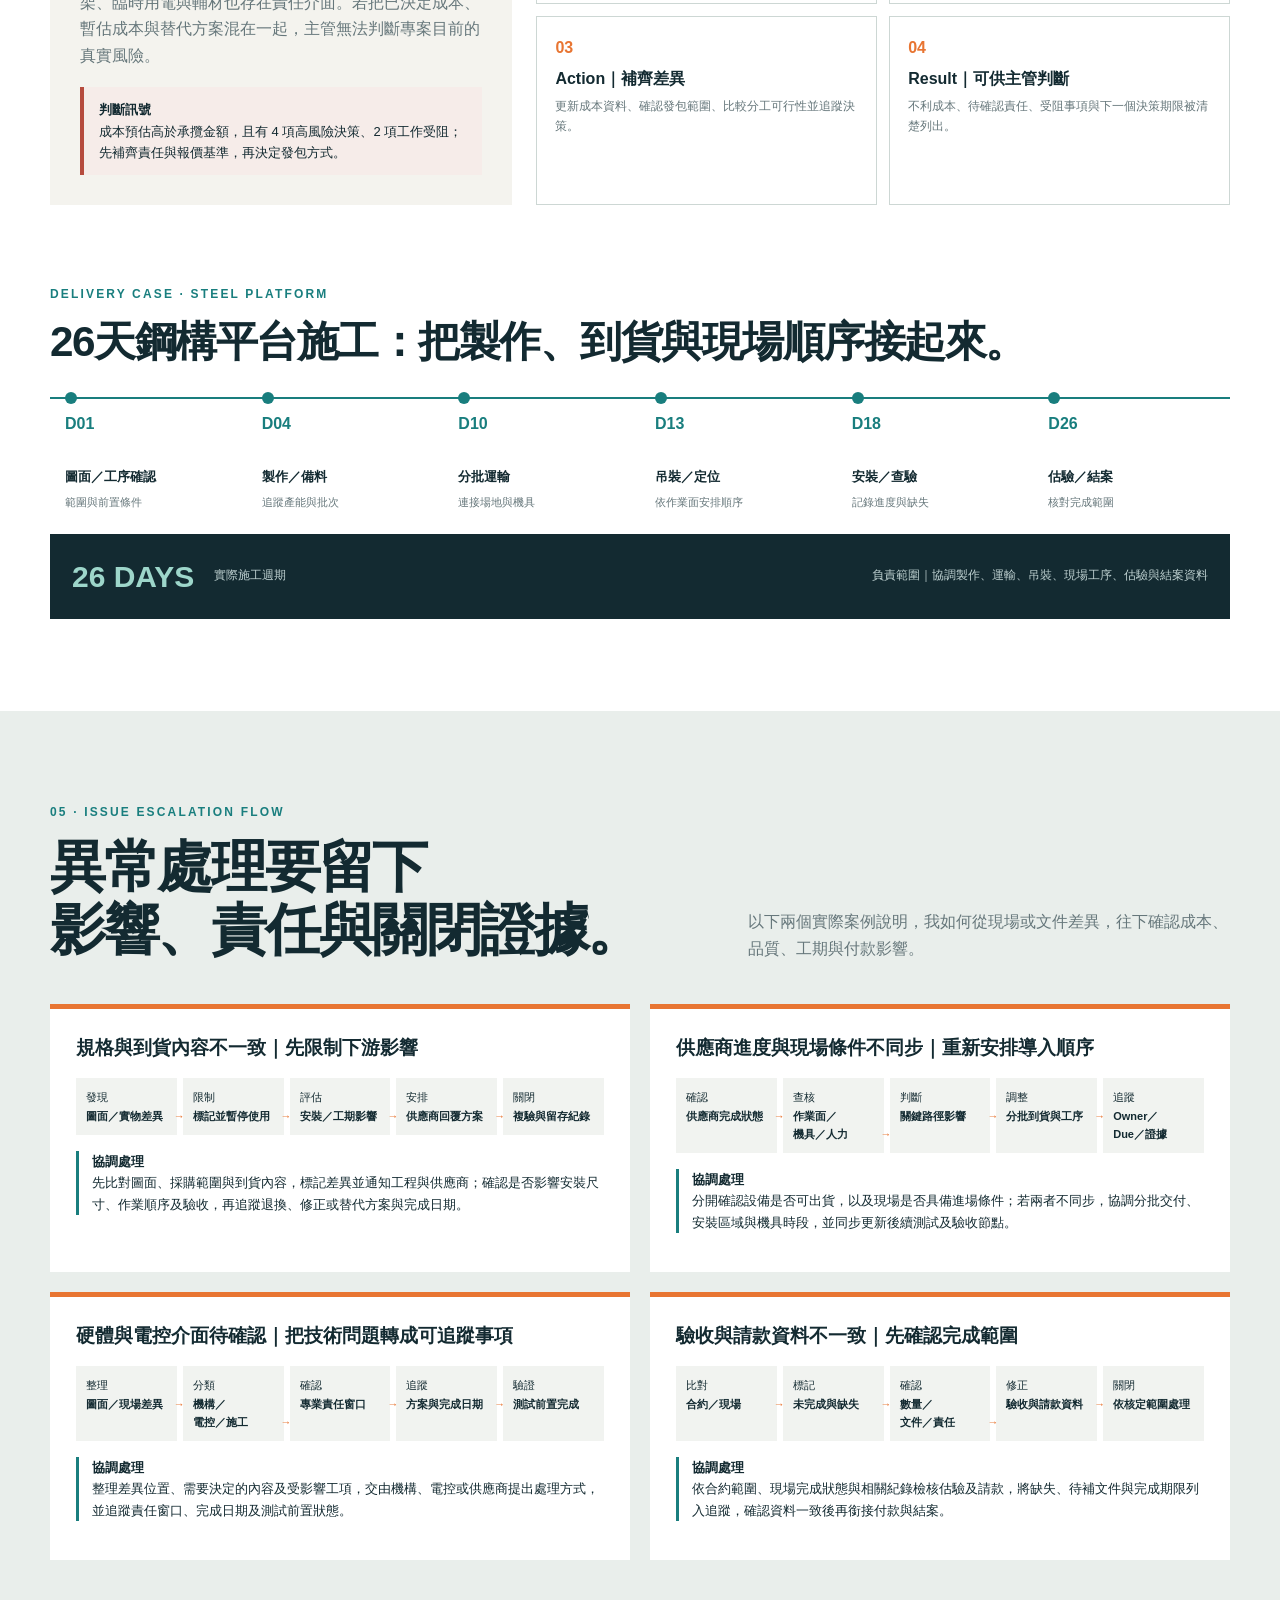
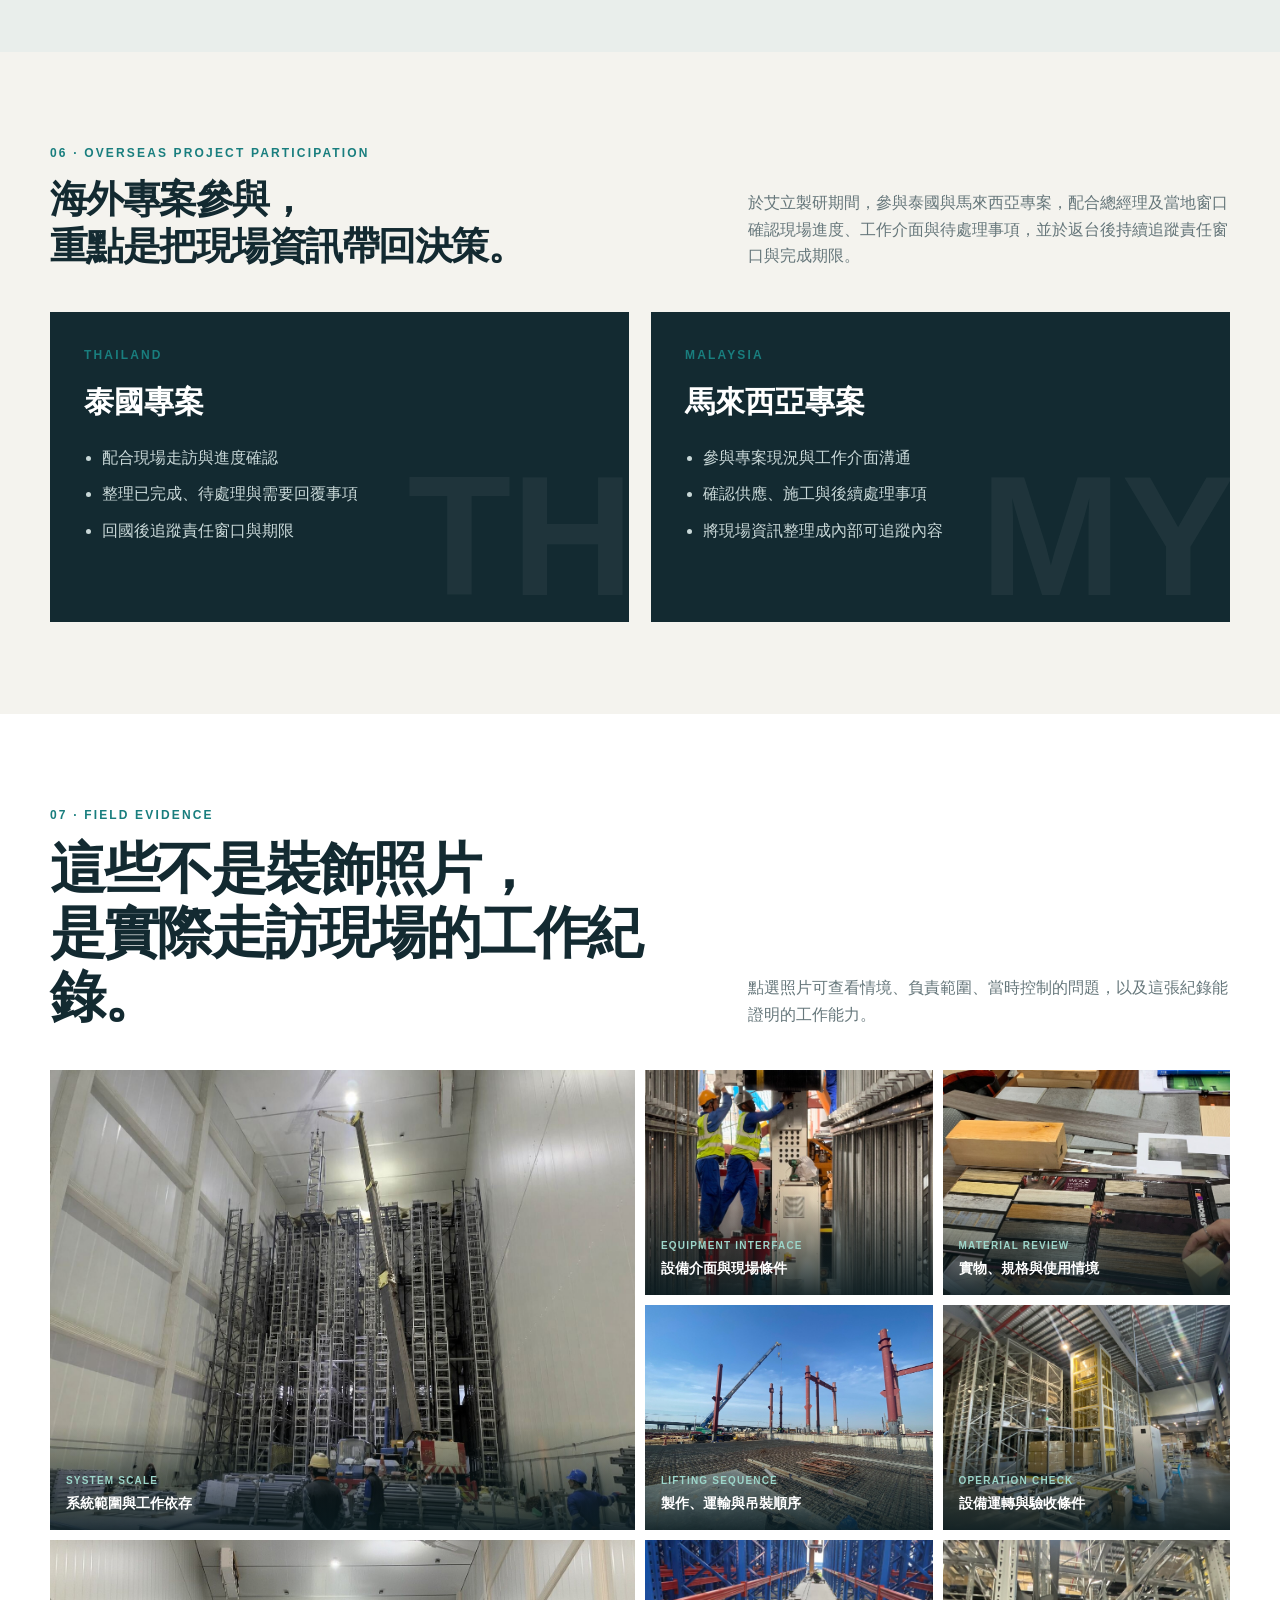
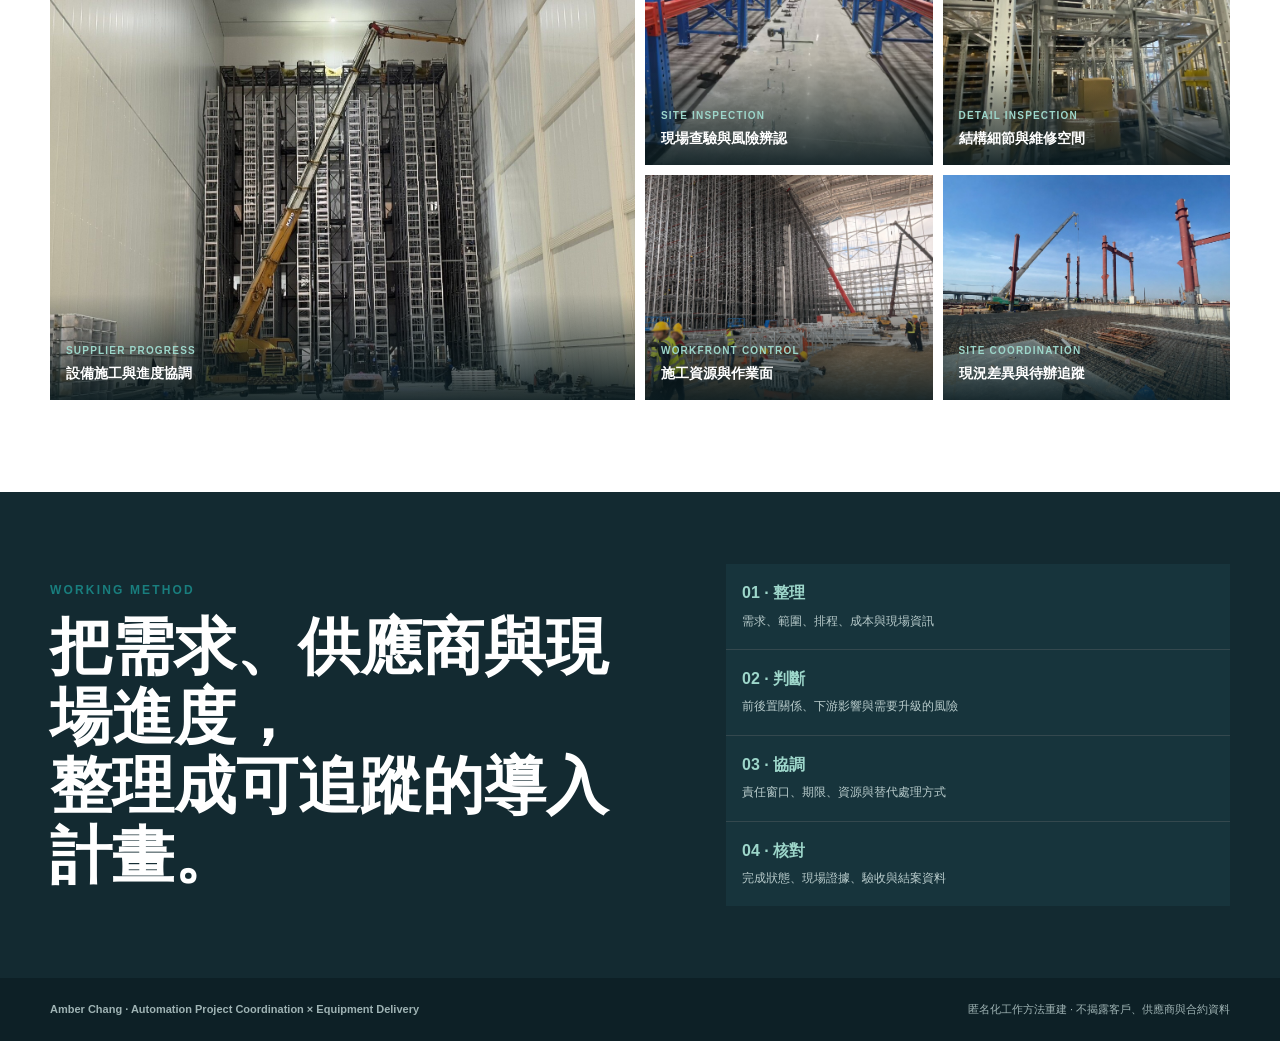
<file: automation-project-management-6f2c/index.html>
<!doctype html>
<html lang="zh-Hant">
<head>
  <meta charset="utf-8">
  <meta name="viewport" content="width=device-width, initial-scale=1">
  <meta name="description" content="Amber Chang 自動化設備專案管理作品集：委外設備窗口、規格與介面確認、進度控管、導入協調、現場查驗與驗收交付。">
  <meta name="theme-color" content="#132a31">
  <title>Amber Chang｜Automation Project Management</title>
  <link rel="icon" href="/favicon.svg">
  <style>
    :root{--ink:#132a31;--ink2:#1d3d46;--paper:#f4f3ee;--white:#fff;--line:#cdd7d4;--muted:#66777b;--teal:#197e7e;--mint:#9dd6ca;--orange:#e87532;--amber:#f4b04d;--red:#b64b3d;--shadow:0 18px 48px rgba(20,42,49,.12)}
    *{box-sizing:border-box}html{scroll-behavior:smooth}body{margin:0;overflow-x:clip;background:var(--paper);color:var(--ink);font-family:-apple-system,BlinkMacSystemFont,"Segoe UI","Noto Sans TC",sans-serif;line-height:1.65}a{color:inherit;text-decoration:none}button{font:inherit}img{display:block;width:100%}.wrap{width:min(1180px,calc(100% - 40px));margin:auto}.eyebrow{margin:0 0 12px;color:var(--teal);font-size:12px;font-weight:800;letter-spacing:.18em}.micro{font-size:12px;color:var(--muted)}
    header{position:sticky;top:0;z-index:50;background:rgba(19,42,49,.96);color:#fff;border-bottom:1px solid rgba(255,255,255,.14);backdrop-filter:blur(12px)}.nav{height:68px;display:flex;align-items:center;justify-content:space-between;gap:20px}.brand{display:flex;align-items:center;gap:12px;font-weight:800;letter-spacing:.05em}.brand i{width:11px;height:11px;border-radius:50%;background:var(--orange);box-shadow:18px 0 0 var(--mint)}.brand small{display:block;font-size:10px;color:#b9cecf;letter-spacing:.16em}.links{display:flex;gap:22px;color:#dce7e7;font-size:13px}.links a:hover{color:var(--mint)}
    .hero{background:var(--ink);color:#fff;overflow:hidden;position:relative;padding:92px 0 70px}.hero:before{content:"";position:absolute;inset:0;background:linear-gradient(90deg,transparent 49.8%,rgba(255,255,255,.04) 50%),linear-gradient(rgba(255,255,255,.04) 49.8%,transparent 50%);background-size:56px 56px;mask-image:linear-gradient(90deg,transparent,#000 55%)}.hero-grid{position:relative;display:grid;grid-template-columns:.88fr 1.12fr;gap:56px;align-items:center}.hero h1{font-size:clamp(40px,4.7vw,60px);line-height:1.12;letter-spacing:-.045em;margin:0 0 24px;word-break:keep-all;overflow-wrap:normal;text-wrap:balance}.hero h1 em{font-style:normal;color:var(--mint)}.lead{font-size:18px;color:#d7e3e2;max-width:580px}.hero-note{border-left:3px solid var(--orange);padding-left:18px;margin-top:30px;color:#bdcdcd;font-size:14px}.metrics{display:grid;grid-template-columns:repeat(4,1fr);gap:1px;background:rgba(255,255,255,.16);margin-top:45px}.metric{background:var(--ink);padding:18px 12px}.metric b{display:block;font-size:26px;color:#fff}.metric b.long{font-size:17px;line-height:1.35;margin:5px 0 4px}.metric span{font-size:11px;color:#aec1c1;letter-spacing:.05em}
    .architecture{border:1px solid rgba(255,255,255,.22);background:rgba(17,41,48,.88);box-shadow:var(--shadow)}.arch-head{display:flex;justify-content:space-between;align-items:end;gap:20px;padding:20px 22px;border-bottom:1px solid rgba(255,255,255,.17)}.arch-head small{display:block;color:var(--mint);font-size:10px;font-weight:800;letter-spacing:.15em}.arch-head b{font-size:20px}.arch-head span{font-size:11px;color:#adc1c1;text-align:right}.arch-columns{display:grid;grid-template-columns:.9fr 1.15fr .95fr;padding:0 22px;color:#9eb3b4;font-size:10px;font-weight:800;letter-spacing:.12em}.arch-columns span{padding:12px 10px}.arch-columns span:nth-child(2){color:var(--orange)}.arch-row{display:grid;grid-template-columns:.9fr 1.15fr .95fr;align-items:stretch;border-top:1px solid rgba(255,255,255,.12);min-height:82px}.arch-cell{position:relative;padding:14px 18px;display:flex;flex-direction:column;justify-content:center}.arch-cell+ .arch-cell{border-left:1px solid rgba(255,255,255,.12)}.arch-cell:not(:last-child):after{content:"→";position:absolute;right:-10px;top:50%;transform:translateY(-50%);display:grid;place-items:center;width:20px;height:20px;border-radius:50%;background:var(--ink);color:var(--mint);z-index:2}.arch-cell b{font-size:12px;color:#fff}.arch-cell span{font-size:11px;color:#b9cccc}.arch-cell.control{background:rgba(232,117,50,.09);border-left-color:rgba(232,117,50,.35)}.arch-cell.control b{color:#ffb27f}.arch-cell.output b{color:var(--mint)}.arch-row.warn .arch-cell.control{background:rgba(182,75,61,.12)}.arch-row.warn .arch-cell.control b{color:#ffad9f}
    section{padding:92px 0}.section-head{display:grid;grid-template-columns:1fr .75fr;gap:56px;align-items:end;margin-bottom:42px}.section-head h2{font-size:clamp(32px,4.4vw,58px);line-height:1.13;letter-spacing:-.04em;margin:0;text-wrap:balance}.section-head>p{color:var(--muted);margin:0}.fit-strip{background:#fff;border-bottom:1px solid var(--line)}.fit-grid{display:grid;grid-template-columns:repeat(4,1fr)}.fit-item{padding:22px 24px;border-right:1px solid var(--line)}.fit-item:last-child{border-right:0}.fit-item i{display:block;color:var(--orange);font-style:normal;font-size:11px;font-weight:900;letter-spacing:.12em}.fit-item b{display:block;margin:4px 0 2px}.fit-item span{display:block;color:var(--muted);font-size:12px}
    .lifecycle{background:#fff}.flow{display:grid;grid-template-columns:repeat(8,1fr);border:1px solid var(--line);overflow:auto}.phase{min-width:138px;position:relative;padding:24px 16px 26px;border-right:1px solid var(--line);background:#fff}.phase:last-child{border:0}.phase:after{content:"›";position:absolute;right:-11px;top:28px;z-index:2;background:var(--ink);color:#fff;border-radius:50%;width:22px;height:22px;text-align:center;line-height:20px}.phase:last-child:after{display:none}.phase i{display:grid;place-items:center;width:34px;height:34px;border-radius:50%;background:#e8f4f1;color:var(--teal);font-style:normal;font-weight:800}.phase small{display:block;color:var(--muted);font-size:10px;margin-top:14px;letter-spacing:.1em}.phase b{font-size:14px}.phase.active{background:var(--ink);color:#fff}.phase.active small{color:#adc0c1}.phase.active i{background:var(--orange);color:#fff}.impact-row{display:grid;grid-template-columns:repeat(4,1fr);gap:12px;margin-top:18px}.impact{padding:15px;border-top:3px solid var(--orange);background:#f2f4f1;font-size:13px}.impact b{display:block}.impact span{color:var(--muted)}
    .role-map{display:grid;grid-template-columns:1.15fr .85fr;gap:22px}.control-board{background:var(--ink);color:#fff;padding:34px;position:relative;overflow:hidden}.control-board:after{content:"AMBER";position:absolute;right:-10px;bottom:-38px;font-size:90px;font-weight:900;color:rgba(255,255,255,.035)}.control-grid{display:grid;grid-template-columns:repeat(3,1fr);gap:12px;margin-top:24px}.control{border:1px solid rgba(255,255,255,.18);padding:18px;min-height:145px}.control i{font-style:normal;font-size:22px}.control b{display:block;margin:7px 0}.control p{font-size:12px;color:#b9cccc;margin:0}.role-side{display:grid;gap:12px}.role-card{background:#fff;border:1px solid var(--line);padding:20px;display:grid;grid-template-columns:42px 1fr;gap:14px;align-items:start}.role-card i{display:grid;place-items:center;width:38px;height:38px;background:#eaf4f1;border-radius:50%;font-style:normal}.role-card b{display:block}.role-card p{margin:4px 0 0;color:var(--muted);font-size:13px}
    .case{background:var(--ink);color:#fff}.case .section-head>p{color:#b7c9c9}.system-map{display:grid;grid-template-columns:1fr 1.2fr 1fr;gap:14px;align-items:stretch}.stream{border:1px solid rgba(255,255,255,.18);padding:20px;background:#18343d}.stream h3{margin:0 0 12px;color:var(--mint);font-size:15px}.stream ul{margin:0;padding-left:18px;color:#cbd9d8;font-size:13px}.stream li+li{margin-top:8px}.system-center{background:#fff;color:var(--ink);padding:26px}.system-center h3{margin:0 0 20px}.dependency{display:grid;grid-template-columns:1fr 28px 1fr;align-items:center;margin:9px 0}.dependency span{padding:10px;background:#eef2ef;font-size:12px}.dependency i{text-align:center;font-style:normal;color:var(--orange);font-weight:900}.case-facts{display:grid;grid-template-columns:repeat(4,1fr);gap:10px;margin-top:18px}.case-fact{border:1px solid rgba(255,255,255,.18);padding:16px;background:#18343d}.case-fact b{display:block;color:var(--mint);font-size:18px}.case-fact span{display:block;color:#bfd0d0;font-size:11px}.case-fact small{display:block;color:#91a9aa;margin-top:6px}.control-strip{display:grid;grid-template-columns:repeat(5,1fr);gap:1px;background:rgba(255,255,255,.18);margin-top:10px}.control-strip div{background:#19353d;padding:14px}.control-strip b{font-size:12px;color:var(--mint);display:block}.control-strip span{font-size:11px;color:#b9cbca}
    .evidence{background:#fff}.cockpit{border:1px solid var(--line);box-shadow:var(--shadow)}.tabs{display:flex;overflow:auto;background:#e9eeeb}.tab{border:0;border-right:1px solid #d4ddda;background:transparent;padding:17px 24px;color:var(--muted);font-weight:800;font-size:12px;letter-spacing:.04em;cursor:pointer;white-space:nowrap}.tab.active{background:#fff;color:var(--teal);box-shadow:inset 0 4px var(--teal)}.panel{display:none;padding:28px;min-width:0;scroll-margin-top:80px}.panel.active,.panel:target{display:block}.cockpit:has(.panel:target) .panel.active{display:none}.cockpit:has(#milestone:target) .tab,.cockpit:has(#dependency:target) .tab,.cockpit:has(#risk:target) .tab,.cockpit:has(#decision:target) .tab{background:transparent;color:var(--muted);box-shadow:none}.cockpit:has(#milestone:target) .tab[href="#milestone"],.cockpit:has(#dependency:target) .tab[href="#dependency"],.cockpit:has(#risk:target) .tab[href="#risk"],.cockpit:has(#decision:target) .tab[href="#decision"]{background:#fff;color:var(--teal);box-shadow:inset 0 4px var(--teal)}.panel-grid{display:grid;grid-template-columns:1.15fr .85fr;gap:22px;min-width:0}.panel-grid>*{min-width:0}.artifact{min-width:0;border:1px solid var(--line);background:#fbfbf8;padding:22px}.artifact-title{display:flex;justify-content:space-between;border-bottom:1px solid var(--line);padding-bottom:12px;margin-bottom:16px;font-size:12px}.artifact-title span{color:var(--muted)}
    .mini-gantt{display:grid;grid-template-columns:130px repeat(6,1fr);font-size:11px;overflow:auto}.mini-gantt>*{min-width:55px;border-right:1px solid #dfe5e2;border-bottom:1px solid #dfe5e2;padding:9px}.mini-gantt b{min-width:130px}.gbar{background:var(--teal);color:#fff;text-align:center}.gbar.orange{background:var(--orange)}.gbar.gray{background:#74878a}.status-list{display:grid;gap:10px}.status{display:grid;grid-template-columns:10px 1fr auto;gap:10px;align-items:center;border-bottom:1px solid var(--line);padding:9px 0;font-size:13px}.dot{width:9px;height:9px;border-radius:50%;background:var(--amber)}.dot.red{background:var(--red)}.dot.green{background:var(--teal)}.status small{color:var(--muted)}
    .doc-evidence{margin-top:28px}.doc-evidence-head{display:flex;justify-content:space-between;gap:24px;align-items:end;margin-bottom:14px}.doc-evidence-head h3{margin:0;font-size:24px}.doc-evidence-head p{margin:0;max-width:620px;color:var(--muted);font-size:13px}.doc-grid{display:grid;grid-template-columns:1.15fr .85fr;gap:14px}.doc-card{margin:0;border:1px solid var(--line);background:#f8f8f5;overflow:hidden}.doc-card:first-child{grid-row:span 2}.doc-card img{height:100%;min-height:250px;object-fit:contain;background:#fff}.doc-card figcaption{padding:14px 16px;border-top:1px solid var(--line)}.doc-card b{display:block}.doc-card span{display:block;color:var(--muted);font-size:12px;margin-top:3px}
    .decision-case{display:grid;grid-template-columns:.8fr 1.2fr;gap:24px;margin-top:70px}.decision-copy{background:var(--paper);padding:30px}.decision-copy h3{font-size:30px;line-height:1.2;margin:8px 0 15px}.decision-copy p{color:var(--muted)}.decision-steps{display:grid;grid-template-columns:repeat(2,1fr);gap:12px}.decision-steps article{border:1px solid var(--line);padding:18px;background:#fff}.decision-steps i{font-style:normal;color:var(--orange);font-weight:900}.decision-steps b{display:block;margin:5px 0}.decision-steps p{font-size:12px;color:var(--muted);margin:0}.signal{border-left:4px solid var(--red);padding:12px 15px;background:#f6ece9;margin-top:18px;font-size:13px}
    .evidence-ledger{margin-top:68px;border-top:1px solid var(--line);padding-top:42px}.ledger-intro{display:grid;grid-template-columns:.8fr 1.2fr;gap:30px;align-items:end;margin-bottom:20px}.ledger-intro h3{font-size:30px;line-height:1.2;margin:6px 0 0}.ledger-intro p{margin:0;color:var(--muted)}.ledger{border:1px solid var(--line);background:#fff;overflow:auto}.ledger-row{display:grid;grid-template-columns:80px 1fr 1.15fr 1.25fr;min-width:820px;min-height:92px;border-bottom:1px solid var(--line)}.ledger-row:last-child{border-bottom:0}.ledger-row>div{padding:16px 18px;border-right:1px solid var(--line);display:flex;flex-direction:column;justify-content:center}.ledger-row>div:last-child{border-right:0}.ledger-head{min-height:auto;background:var(--ink);color:#fff;font-size:11px;font-weight:800;letter-spacing:.08em}.ledger-id{font-weight:900;color:var(--teal)}.ledger-row b{font-size:13px}.ledger-row span{font-size:12px;color:var(--muted)}.ledger-head span{color:#b9cccc}.proof-title{display:flex;justify-content:space-between;gap:24px;align-items:end;margin:58px 0 18px}.proof-title h3{font-size:30px;line-height:1.2;margin:6px 0 0}.proof-title p{max-width:520px;margin:0;color:var(--muted);font-size:13px}.proof-cases{display:grid;gap:18px}.proof-case{border:1px solid var(--line);background:#f8f8f5}.proof-case-head{display:grid;grid-template-columns:110px 1fr auto;gap:18px;align-items:center;padding:18px 20px;border-bottom:1px solid var(--line);background:#fff}.case-no{font-size:11px;font-weight:900;letter-spacing:.12em;color:var(--orange)}.proof-case-head h4{font-size:19px;margin:0}.proof-case-head span:last-child{font-size:11px;color:var(--muted);text-align:right}.proof-chain{display:grid;grid-template-columns:repeat(5,1fr)}.proof-step{position:relative;padding:20px 18px;min-height:168px;border-right:1px solid var(--line)}.proof-step:last-child{border-right:0}.proof-step:not(:last-child):after{content:"›";position:absolute;right:-11px;top:22px;z-index:2;display:grid;place-items:center;width:22px;height:22px;border-radius:50%;background:var(--ink);color:#fff}.proof-step i{display:block;font-style:normal;color:var(--teal);font-size:10px;font-weight:900;letter-spacing:.1em}.proof-step b{display:block;margin:7px 0;font-size:13px}.proof-step p{font-size:12px;color:var(--muted);margin:0}.proof-step.action{background:#edf6f3}.proof-step.action i{color:var(--orange)}.proof-step.result{background:var(--ink);color:#fff}.proof-step.result i{color:var(--mint)}.proof-step.result p{color:#bfd0d0}.evidence-packet{display:grid;grid-template-columns:1.25fr .75fr;gap:18px;margin-top:18px}.packet-visual{margin:0;border:1px solid var(--line);background:#fff;overflow:hidden}.packet-visual img{height:100%;min-height:360px;object-fit:contain}.packet-side{display:grid;gap:10px}.packet-item{background:#fff;border:1px solid var(--line);padding:17px}.packet-item small{display:block;color:var(--teal);font-weight:900;letter-spacing:.1em}.packet-item b{display:block;margin:4px 0}.packet-item p{margin:0;color:var(--muted);font-size:12px}.verification-note{margin-top:14px;padding:18px 20px;border-left:4px solid var(--orange);background:#f5eee8;display:grid;grid-template-columns:160px 1fr;gap:18px;font-size:13px}.verification-note b{color:var(--ink)}.verification-note span{color:var(--muted)}
    .personal-files{margin-top:68px;border-top:1px solid var(--line);padding-top:42px}.personal-files-head{display:grid;grid-template-columns:.94fr 1.06fr;gap:42px;align-items:end;margin-bottom:22px}.personal-files-head h3{font-size:30px;line-height:1.24;letter-spacing:-.025em;margin:6px 0 0;text-wrap:balance}.personal-files-head p{margin:0;color:var(--muted)}.project-file{border:1px solid var(--line);background:#fff;margin-top:20px;box-shadow:0 12px 32px rgba(20,42,49,.08)}.file-head{display:grid;grid-template-columns:92px 1fr .8fr;gap:18px;align-items:center;padding:20px 22px;border-bottom:1px solid var(--line)}.file-id{color:var(--orange);font-size:11px;font-weight:900;letter-spacing:.12em}.file-head h4{font-size:22px;line-height:1.25;margin:0}.file-head p{margin:0;color:var(--muted);font-size:13px}.file-role{padding:17px 22px;background:#edf6f3;border-bottom:1px solid var(--line);display:grid;grid-template-columns:130px 1fr;gap:20px;font-size:13px}.file-role b{color:var(--teal)}.file-role span{color:var(--ink)}.file-body{display:grid;grid-template-columns:.62fr 1.38fr}.file-photos{display:grid;grid-template-rows:1fr 1fr;border-right:1px solid var(--line);min-height:510px}.file-photos figure{margin:0;position:relative;overflow:hidden}.file-photos figure+figure{border-top:1px solid var(--line)}.file-photos img{height:100%;object-fit:cover}.file-photos figcaption{position:absolute;inset:auto 0 0;padding:35px 15px 13px;background:linear-gradient(transparent,rgba(10,27,32,.88));color:#fff;font-size:12px}.file-record{padding:22px;min-width:0}.record-title{display:flex;justify-content:space-between;gap:18px;align-items:end;margin-bottom:12px}.record-title b{font-size:16px}.record-title span{font-size:11px;color:var(--muted)}.case-log{border:1px solid var(--line);overflow:auto}.case-log-row{display:grid;grid-template-columns:.82fr 1fr 1fr 1.12fr 1fr;min-width:760px;border-bottom:1px solid var(--line)}.case-log-row:last-child{border-bottom:0}.case-log-row>div{padding:13px 14px;border-right:1px solid var(--line);font-size:12.5px}.case-log-row>div:last-child{border-right:0}.case-log-row b{display:block;margin-bottom:3px}.case-log-row span{display:block;color:var(--muted)}.case-log-head{background:var(--ink);color:#fff;font-size:10px;font-weight:800;letter-spacing:.08em}.case-log-head>div{color:#bcd0d0}.file-output{display:grid;grid-template-columns:repeat(4,1fr);gap:1px;margin-top:14px;background:var(--line)}.file-output div{background:#f6f7f4;padding:13px}.file-output small{display:block;color:var(--teal);font-size:9px;font-weight:900;letter-spacing:.1em}.file-output b{display:block;font-size:12px;margin-top:4px}.project-file.compact .file-body{grid-template-columns:1fr 1.15fr}.project-file.compact .file-photos{min-height:390px;grid-template-rows:1fr}.project-file.compact .file-record{display:flex;flex-direction:column;justify-content:center}.personal-evidence{margin:0;border:1px solid var(--line);background:#fff}.personal-evidence img{height:100%;min-height:360px;object-fit:contain}.personal-note{margin-top:14px;padding:18px 20px;border-left:4px solid var(--orange);background:#f5eee8;display:grid;grid-template-columns:160px 1fr;gap:18px;font-size:13px}.personal-note span{color:var(--muted)}.delivery-title{font-size:clamp(30px,3.3vw,44px);line-height:1.18;letter-spacing:-.035em;margin:0;text-wrap:balance}.overseas-heading{font-size:clamp(32px,3vw,40px)!important;line-height:1.22!important;text-wrap:balance}.overseas-heading span{white-space:nowrap}.evidence-ledger,.proof-title,.proof-cases,.evidence-packet,.verification-note{display:none}
    .control-room{margin-top:72px;padding-top:44px;border-top:1px solid var(--line)}.control-room-head{display:grid;grid-template-columns:.92fr 1.08fr;gap:42px;align-items:end}.control-room-head h3{font-size:clamp(29px,3.2vw,42px);line-height:1.18;margin:6px 0 0;letter-spacing:-.035em;text-wrap:balance}.control-room-head p{margin:0;color:var(--muted)}.source-timeline{display:grid;grid-template-columns:repeat(4,1fr);margin:28px 0;background:var(--ink);color:#fff}.source-step{position:relative;padding:21px;border-right:1px solid rgba(255,255,255,.16)}.source-step:last-child{border-right:0}.source-step time{display:block;color:var(--mint);font-size:11px;font-weight:900;letter-spacing:.1em}.source-step b{display:block;margin:6px 0 4px;font-size:14px}.source-step span{display:block;color:#bed0d0;font-size:12px}.source-step:after{content:"›";position:absolute;right:-11px;top:25px;z-index:2;display:grid;place-items:center;width:22px;height:22px;border-radius:50%;background:var(--orange);color:#fff;font-weight:900}.source-step:last-child:after{display:none}.artifact-wall{display:grid;grid-template-columns:1fr 1fr;gap:16px}.artifact-preview{margin:0;border:1px solid var(--line);background:#fff;overflow:hidden;cursor:zoom-in}.artifact-preview.wide{grid-column:1/-1}.artifact-preview img{display:block;width:100%;height:auto;min-height:0;object-fit:contain;background:#fff}.artifact-preview figcaption{padding:15px 17px;border-top:1px solid var(--line);display:flex;justify-content:space-between;gap:18px}.artifact-preview b{font-size:14px}.artifact-preview span{font-size:11px;color:var(--muted);text-align:right}.decision-replay{margin-top:18px;border:1px solid var(--line);background:#fff}.replay-head{display:grid;grid-template-columns:150px 1fr 1fr;gap:20px;padding:20px 22px;background:#f6f7f4;border-bottom:1px solid var(--line)}.replay-head span{font-size:11px;color:var(--orange);font-weight:900;letter-spacing:.1em}.replay-head b{font-size:18px}.replay-head p{margin:0;color:var(--muted);font-size:12px}.replay-grid{display:grid;grid-template-columns:repeat(5,1fr)}.replay-step{position:relative;padding:19px 17px;min-height:174px;border-right:1px solid var(--line)}.replay-step:last-child{border-right:0;background:var(--ink);color:#fff}.replay-step small{display:block;color:var(--teal);font-weight:900;letter-spacing:.08em}.replay-step:last-child small{color:var(--mint)}.replay-step b{display:block;margin:7px 0;font-size:13px}.replay-step p{margin:0;color:var(--muted);font-size:12px}.replay-step:last-child p{color:#bed0d0}.replay-note{padding:16px 20px;border-top:1px solid var(--line);display:grid;grid-template-columns:150px 1fr;gap:20px;font-size:12px}.replay-note b{color:var(--teal)}.replay-note span{color:var(--muted)}
    .pm-board{grid-column:1/-1;border:1px solid var(--line);background:#f5f7f5;overflow:hidden}.pm-board-head{display:grid;grid-template-columns:1fr auto;gap:20px;align-items:center;padding:20px 22px;background:var(--ink);color:#fff}.pm-board-head small{display:block;color:var(--mint);font-size:10px;font-weight:900;letter-spacing:.14em}.pm-board-head h4{margin:3px 0 0;font-size:20px}.pm-board-metrics{display:flex;gap:18px}.pm-board-metrics span{font-size:11px;color:#bed0d0}.pm-board-metrics b{display:block;color:#fff;font-size:18px}.pm-board-stage{display:grid;grid-template-columns:repeat(4,minmax(210px,1fr));overflow-x:auto}.pm-column{position:relative;padding:18px 14px 16px;border-right:1px solid var(--line);min-width:210px}.pm-column:last-child{border-right:0}.pm-column:not(:last-child):after{content:"›";position:absolute;z-index:2;right:-10px;top:22px;width:20px;height:20px;border-radius:50%;display:grid;place-items:center;background:var(--orange);color:#fff;font-weight:900}.pm-column-head{display:flex;gap:10px;align-items:center;padding:0 4px 12px}.pm-column-head i{font-style:normal;font-size:20px}.pm-column-head small{display:block;color:var(--teal);font-weight:900;letter-spacing:.08em}.pm-column-head b{display:block;font-size:14px}.pm-card{background:#fff;border:1px solid #d9e1de;padding:12px;margin-top:8px;box-shadow:0 4px 12px rgba(20,42,49,.05)}.pm-card small{color:var(--teal);font-weight:900;font-size:9px;letter-spacing:.09em}.pm-card b{display:block;font-size:12px;line-height:1.45;margin:3px 0}.pm-card span{display:block;color:var(--muted);font-size:10px;line-height:1.45}.pm-card.done{border-left:4px solid var(--teal)}.pm-card.watch{border-left:4px solid var(--amber)}.pm-riskbar{display:grid;grid-template-columns:160px repeat(4,1fr);border-top:1px solid var(--line);background:#fff}.pm-risk-title{padding:16px;background:#f4ece8}.pm-risk-title small{color:var(--red);font-weight:900;letter-spacing:.1em}.pm-risk-title b{display:block;font-size:13px;margin-top:4px}.pm-risk{padding:14px;border-left:1px solid var(--line)}.pm-risk small{display:block;color:var(--red);font-weight:900}.pm-risk b{display:block;font-size:11px;line-height:1.4}.pm-risk span{font-size:10px;color:var(--muted)}.pm-decision-strip{display:grid;grid-template-columns:repeat(4,1fr);background:#eaf4f1;border-top:1px solid var(--line)}.pm-decision-strip div{position:relative;padding:14px 16px;border-right:1px solid var(--line)}.pm-decision-strip div:last-child{border-right:0}.pm-decision-strip div:not(:last-child):after{content:"→";position:absolute;right:-9px;color:var(--orange);font-weight:900}.pm-decision-strip small{display:block;color:var(--teal);font-weight:900;letter-spacing:.08em}.pm-decision-strip b{font-size:11px}.pm-board-foot{display:grid;grid-template-columns:150px 1fr;gap:18px;padding:14px 18px;background:#fff;border-top:1px solid var(--line);font-size:11px}.pm-board-foot b{color:var(--teal)}.pm-board-foot span{color:var(--muted)}
    .timeline{display:grid;grid-template-columns:repeat(6,1fr);gap:0;margin-top:30px}.time-step{position:relative;padding:64px 15px 18px;border-top:2px solid var(--teal)}.time-step:before{content:"";position:absolute;top:-7px;left:15px;width:12px;height:12px;border-radius:50%;background:var(--teal)}.time-step i{position:absolute;top:12px;font-style:normal;color:var(--teal);font-weight:800}.time-step b{font-size:13px}.time-step p{font-size:11px;color:var(--muted);margin:4px 0}.timeline-summary{display:flex;flex-wrap:wrap;gap:20px;align-items:center;background:var(--ink);color:#fff;padding:18px 22px}.timeline-summary strong{font-size:30px;color:var(--mint)}.timeline-summary span{font-size:12px;color:#bed0d0}
    .issues{background:#e9eeeb}.issue-grid{display:grid;grid-template-columns:repeat(2,1fr);gap:20px}.issue-card{background:#fff;border-top:5px solid var(--orange);padding:26px}.issue-card h3{margin:0 0 18px;line-height:1.35;text-wrap:balance}.escalation{display:grid;grid-template-columns:repeat(5,1fr);gap:6px}.escalation div{background:#f1f3f0;padding:10px;font-size:11px;position:relative}.escalation div:not(:last-child):after{content:"→";position:absolute;right:-8px;color:var(--orange);font-weight:900;z-index:2}.escalation b{line-height:1.42}.term{white-space:nowrap}.issue-result{margin-top:16px;border-left:3px solid var(--teal);padding-left:13px;font-size:13px}.issue-result b{display:block}
    .overseas-grid{display:grid;grid-template-columns:1fr 1fr;gap:22px}.country{position:relative;min-height:310px;background:var(--ink);color:#fff;padding:34px;overflow:hidden}.country:after{content:attr(data-code);position:absolute;right:-5px;bottom:-55px;font-size:170px;font-weight:900;color:rgba(255,255,255,.05)}.country h3{font-size:30px;margin:0 0 18px}.country ul{padding-left:18px;color:#c9d8d8}.country li+li{margin-top:10px}.language-note{grid-column:1/-1;border:1px solid var(--line);padding:20px;background:#fff;display:grid;grid-template-columns:150px 1fr;gap:20px}.language-note b{color:var(--teal)}
    .field{background:#fff}.photo-grid{display:grid;grid-template-columns:repeat(4,1fr);grid-auto-rows:225px;gap:10px}.photo-grid figure{margin:0;position:relative;overflow:hidden;cursor:pointer;background:#cbd5d1}.photo-grid figure:nth-child(1),.photo-grid figure:nth-child(6){grid-column:span 2;grid-row:span 2}.photo-grid img{height:100%;object-fit:cover;transition:.4s}.photo-grid figure:hover img{transform:scale(1.035)}.photo-grid figcaption{position:absolute;inset:auto 0 0;padding:42px 16px 15px;background:linear-gradient(transparent,rgba(10,27,32,.9));color:#fff}.photo-grid span{font-size:10px;color:var(--mint);font-weight:800;letter-spacing:.12em}.photo-grid b{display:block;font-size:14px}.lightbox{display:none;position:fixed;inset:0;background:rgba(7,19,23,.86);z-index:100;padding:30px;align-items:center;justify-content:center}.lightbox.open{display:flex}.lightbox-card{background:#fff;max-width:1040px;width:100%;display:grid;grid-template-columns:1.25fr .75fr;max-height:88vh;position:relative}.lightbox-card img{height:100%;max-height:78vh;object-fit:cover}.lightbox-copy{padding:34px;overflow:auto}.lightbox-copy span{font-size:11px;color:var(--teal);font-weight:800;letter-spacing:.12em}.lightbox-copy h3{font-size:27px;margin:8px 0 14px}.lightbox-copy p{color:var(--muted)}.lightbox-close{position:absolute;right:12px;top:10px;border:0;background:var(--ink);color:#fff;width:36px;height:36px;border-radius:50%;cursor:pointer;z-index:2}
    .close{background:var(--ink);color:#fff;padding:72px 0}.close-grid{display:grid;grid-template-columns:1.1fr .9fr;gap:60px;align-items:center}.close h2{font-size:clamp(34px,5vw,62px);line-height:1.12;margin:0}.method{display:grid;gap:1px;background:rgba(255,255,255,.14)}.method div{background:#17343c;padding:16px}.method b{display:block;color:var(--mint)}.method span{font-size:12px;color:#b9cccc}footer{background:#0d2026;color:#9fb3b4;padding:22px 0;font-size:11px}.footer-inner{display:flex;justify-content:space-between;gap:20px}
    @media(max-width:900px){.links{display:none}.hero-grid,.section-head,.role-map,.panel-grid,.decision-case,.close-grid,.doc-grid{grid-template-columns:1fr}.doc-card:first-child{grid-row:auto}.fit-grid,.case-facts{grid-template-columns:repeat(2,1fr)}.fit-item:nth-child(2){border-right:0}.fit-item:nth-child(-n+2){border-bottom:1px solid var(--line)}.system-map{grid-template-columns:1fr}.control-strip{grid-template-columns:repeat(2,1fr)}.impact-row,.control-grid{grid-template-columns:repeat(2,1fr)}.photo-grid{grid-template-columns:repeat(2,1fr)}.issue-grid,.overseas-grid{grid-template-columns:1fr}.language-note{grid-column:auto}.timeline{grid-template-columns:repeat(3,1fr)}.time-step:nth-child(n+4){margin-top:24px}}
    @media(max-width:600px){.wrap{width:min(100% - 26px,1180px)}.hero{padding-top:58px}.metrics,.fit-grid,.case-facts{grid-template-columns:1fr}.fit-item{border-right:0;border-bottom:1px solid var(--line)}.fit-item:last-child{border-bottom:0}.arch-head{display:block}.arch-head span{display:block;text-align:left;margin-top:5px}.arch-columns{display:none}.arch-row{grid-template-columns:1fr}.arch-cell{padding:12px 16px}.arch-cell+.arch-cell{border-left:0;border-top:1px solid rgba(255,255,255,.1)}.arch-cell:not(:last-child):after{content:"↓";right:14px;top:auto;bottom:-10px;transform:none}.section-head{gap:18px}.impact-row,.control-grid,.decision-steps{grid-template-columns:1fr}.control-board{padding:24px}.cockpit,.tabs,.panel,.panel-grid,.artifact{width:100%;max-width:100%;min-width:0}.cockpit,.panel,.artifact{overflow:hidden}.panel{padding:14px}.artifact{padding:14px}.mini-gantt{width:100%;max-width:100%;min-width:0;grid-template-columns:100px repeat(6,70px);overflow-x:auto}.photo-grid{grid-template-columns:1fr;grid-auto-rows:260px}.photo-grid figure:nth-child(1),.photo-grid figure:nth-child(6){grid-column:auto;grid-row:auto}.lightbox-card{grid-template-columns:1fr}.lightbox-card img{height:300px}.lightbox-copy{padding:24px}.issue-grid{grid-template-columns:1fr}.escalation{grid-template-columns:1fr}.escalation div:not(:last-child):after{content:"↓";right:14px;bottom:-13px;top:auto}.timeline{grid-template-columns:repeat(2,1fr)}.language-note{grid-template-columns:1fr}.footer-inner{display:block}.footer-inner span{display:block;margin-top:8px}}
    @media(max-width:900px){.ledger-intro,.evidence-packet,.personal-files-head,.file-body,.project-file.compact .file-body,.control-room-head,.artifact-wall{grid-template-columns:1fr}.proof-chain,.replay-grid{grid-template-columns:1fr}.proof-step,.replay-step{min-height:auto;border-right:0;border-bottom:1px solid var(--line)}.proof-step:not(:last-child):after{content:"↓";right:18px;top:auto;bottom:-11px}.proof-case-head{grid-template-columns:90px 1fr}.proof-case-head span:last-child{grid-column:2;text-align:left}.file-photos{grid-template-columns:1fr 1fr;grid-template-rows:1fr;min-height:280px;border-right:0;border-bottom:1px solid var(--line)}.file-photos figure+figure{border-top:0;border-left:1px solid var(--line)}.project-file.compact .file-photos{min-height:320px}.file-output{grid-template-columns:repeat(2,1fr)}.source-timeline{grid-template-columns:repeat(2,1fr)}.source-step:nth-child(2){border-right:0}.source-step:nth-child(-n+2){border-bottom:1px solid rgba(255,255,255,.16)}.source-step:nth-child(2):after{display:none}.replay-head{grid-template-columns:110px 1fr}.replay-head p{grid-column:2}.replay-note{grid-template-columns:110px 1fr}.pm-board-head{grid-template-columns:1fr}.pm-board-metrics{justify-content:flex-start}.pm-riskbar{grid-template-columns:150px repeat(4,190px);overflow-x:auto}}
    @media(max-width:600px){.hero h1{font-size:clamp(34px,10vw,44px);word-break:normal;text-wrap:pretty}.verification-note,.personal-note,.file-role,.replay-head,.replay-note,.pm-board-foot{grid-template-columns:1fr}.proof-title{display:block}.proof-title p{margin-top:10px}.packet-visual img{min-height:220px}.evidence-ledger,.personal-files{margin-top:48px}.file-head{grid-template-columns:1fr}.file-photos{grid-template-columns:1fr;grid-template-rows:240px 240px}.file-photos figure+figure{border-left:0;border-top:1px solid var(--line)}.file-output,.source-timeline{grid-template-columns:1fr}.source-step{border-right:0;border-bottom:1px solid rgba(255,255,255,.16)}.source-step:after{display:none}.personal-files-head h3{font-size:28px}.overseas-heading{font-size:30px!important}.overseas-heading span{white-space:normal}.artifact-preview figcaption{display:block}.artifact-preview span{display:block;text-align:left;margin-top:4px}.replay-head p{grid-column:auto}.pm-board-metrics{display:grid;grid-template-columns:repeat(3,1fr);gap:10px}.pm-decision-strip{grid-template-columns:1fr}.pm-decision-strip div{border-right:0;border-bottom:1px solid var(--line)}.pm-decision-strip div:not(:last-child):after{content:"↓";right:14px;bottom:-10px}.pm-board-head{padding:17px}}
    @media(prefers-reduced-motion:reduce){html{scroll-behavior:auto}.photo-grid img{transition:none}}
  </style>
</head>
<body>
  <header>
<div class="wrap nav">
<a class="brand" href="#top">
<i>
</i>
<span>AMBER CHANG<small>PROJECT MANAGEMENT PORTFOLIO</small>
</span>
</a>
<nav class="links" aria-label="作品集章節">
<a href="#architecture">工作架構</a>
<a href="#case">專案案例</a>
<a href="#evidence">證據鏈</a>
<a href="#field">現場紀錄</a>
</nav>
</div>
</header>
  <main id="top">
    <section class="hero">
<div class="wrap hero-grid">
<div>
<p class="eyebrow">AUTOMATION PROJECT COORDINATION × EQUIPMENT DELIVERY</p>
<h1>自動化設備專案，<br>
<em>從需求協調到導入驗收。</em>
</h1>
<p class="lead">近8年工程與跨場域專案經驗，參與自動倉儲、輸送設備、堆垛機及鋼構工程。負責協調需求與圖面、委外供應商、專案排程、設備進場、硬體與電控介面，以及測試、驗收與結案進度。</p>
<p class="hero-note"><b>工作方式｜</b>先確認需求、圖面與現場條件，再把差異整理成責任窗口、完成期限與查驗方式；持續追蹤至下一個工作節點具備執行條件。</p>
<div class="metrics">
<div class="metric">
<b>近8年</b>
<span>跨產業專案實務</span>
</div>
<div class="metric">
<b class="long">自動倉儲／輸送設備</b>
<span>委外製作與導入協調</span>
</div>
<div class="metric">
<b class="long">泰國／馬來西亞</b>
<span>現場進度與介面確認</span>
</div>
<div class="metric">
<b>NT$4M+</b>
<span>單案成本改善</span>
</div>
</div>
</div>
<div class="architecture" aria-label="專案資訊、Amber控制點與交付輸出的關係矩陣">
<div class="arch-head"><div><small>PROJECT DELIVERY CONTROL</small><b>資訊進來之後，如何形成下一步</b></div><span>INPUT → AMBER'S CONTROL → OUTPUT</span></div>
<div class="arch-columns"><span>專案資訊</span><span>負責控制點</span><span>可交付輸出</span></div>
<article class="arch-row"><div class="arch-cell"><b>需求／圖面／報價</b><span>範圍與假設來源</span></div><div class="arch-cell control"><b>釐清範圍與責任介面</b><span>確認包含、排除與待決事項</span></div><div class="arch-cell output"><b>共同執行基準</b><span>WBS、責任與變更依據</span></div></article>
<article class="arch-row"><div class="arch-cell"><b>製作／到貨／作業面</b><span>供應商與現場狀態</span></div><div class="arch-cell control"><b>連接前後置與里程碑</b><span>確認資源、期限與下游影響</span></div><div class="arch-cell output"><b>可執行排程</b><span>Owner、Due、下一個節點</span></div></article>
<article class="arch-row warn"><div class="arch-cell"><b>異常／差異／變更</b><span>現場或文件訊號</span></div><div class="arch-cell control"><b>判斷影響並安排升級</b><span>成本、時程、品質與付款</span></div><div class="arch-cell output"><b>風險處理紀錄</b><span>回應、責任與關閉方式</span></div></article>
<article class="arch-row"><div class="arch-cell"><b>照片／數量／測試資料</b><span>完成狀態與證據</span></div><div class="arch-cell control"><b>檢核驗收與請款條件</b><span>比對合約、現況與文件</span></div><div class="arch-cell output"><b>驗收與結案依據</b><span>可核對的交付結果</span></div></article>
</div>
</div>
</section>

    <div class="fit-strip" aria-label="職務相關能力摘要">
<div class="wrap fit-grid">
<div class="fit-item"><i>01 · PROJECT WINDOW</i><b>自製／委外專案窗口</b><span>彙整內部需求、供應商回覆、現場狀態與待辦</span></div>
<div class="fit-item"><i>02 · REQUIREMENT &amp; INTERFACE</i><b>規格與工程介面確認</b><span>對照需求、圖面、設備配置、現場條件及驗收範圍</span></div>
<div class="fit-item"><i>03 · SCHEDULE CONTROL</i><b>專案進度控管</b><span>以WBS、里程碑與Issue紀錄追蹤前後置工作</span></div>
<div class="fit-item"><i>04 · IMPLEMENTATION</i><b>資源與導入協調</b><span>連接供應商、材料、人力、機具、作業面與測試前置</span></div>
</div>
</div>

    <section class="lifecycle" id="architecture">
<div class="wrap">
<div class="section-head">
<div>
<p class="eyebrow">01 · PROJECT MANAGEMENT ARCHITECTURE</p>
<h2>管理的不是工作清單，<br>而是工作之間的依存關係。</h2>
</div>
<p>深色節點是我實際負責協調與追蹤的範圍，其餘節點為共同參與。我的責任是把資訊、窗口、期限與下游影響連接起來。</p>
</div>
<div class="flow" role="img" aria-label="專案全生命週期">
<article class="phase">
<i>1</i>
<small>COORDINATE</small>
<b>需求與目標</b>
</article>
<article class="phase active">
<i>2</i>
<small>DIRECT ROLE</small>
<b>範圍／介面</b>
</article>
<article class="phase active">
<i>3</i>
<small>DIRECT ROLE</small>
<b>WBS／排程</b>
</article>
<article class="phase">
<i>4</i>
<small>COORDINATE</small>
<b>採購／製作</b>
</article>
<article class="phase active">
<i>5</i>
<small>DIRECT ROLE</small>
<b>到貨／作業面</b>
</article>
<article class="phase active">
<i>6</i>
<small>DIRECT ROLE</small>
<b>安裝／異常</b>
</article>
<article class="phase">
<i>7</i>
<small>COORDINATE</small>
<b>測試／驗收</b>
</article>
<article class="phase active">
<i>8</i>
<small>DIRECT ROLE</small>
<b>估驗／結案</b>
</article>
</div>
<div class="impact-row">
<article class="impact">
<b>範圍未釐清</b>
<span>→ 報價落差、追加成本</span>
</article>
<article class="impact">
<b>材料或製作延後</b>
<span>→ 到貨與作業面中斷</span>
</article>
<article class="impact">
<b>設備介面不一致</b>
<span>→ 現場修改、測試延後</span>
</article>
<article class="impact">
<b>證據與數量不完整</b>
<span>→ 估驗、付款與結案延後</span>
</article>
</div>
</div>
</section>

    <section>
<div class="wrap">
<div class="section-head">
<div>
<p class="eyebrow">02 · RESPONSIBILITY MAP</p>
<h2>我在專案裡，<br>實際控制哪些事情？</h2>
</div>
<p>不是替所有專業單位做決定，而是確認每個決定需要的資訊、負責窗口與期限，並追蹤它是否真的進入下一個工作節點。</p>
</div>
<div class="role-map">
<div class="control-board">
<h3>AMBER'S CONTROL POINTS</h3>
<div class="control-grid">
<article class="control">
<i>▦</i>
<b>工作拆解</b>
<p>將範圍拆成採購、製作、運輸、吊裝、安裝、測試與驗收。</p>
</article>
<article class="control">
<i>◷</i>
<b>排程依存</b>
<p>確認材料、作業面、機具與人力是否支持里程碑。</p>
</article>
<article class="control">
<i>⇄</i>
<b>跨單位對齊</b>
<p>整理工程、現場、供應商與客戶回覆，轉成待辦與期限。</p>
</article>
<article class="control">
<i>⚠</i>
<b>異常處理</b>
<p>先限制影響範圍，再確認成本、工期、驗收與付款影響。</p>
</article>
<article class="control">
<i>＄</i>
<b>成本檢核</b>
<p>比對合約、追加、估驗數量與實際完成範圍。</p>
</article>
<article class="control">
<i>✓</i>
<b>交付證據</b>
<p>彙整進度、照片、檢查、測試與驗收文件，支持結案。</p>
</article>
</div>
</div>
<aside class="role-side">
<article class="role-card">
<i>旗</i>
<div>
<b>Decision Point｜需要判斷</b>
<p>方案差異是否會轉成下游風險；何時需要升級或重新安排。</p>
</div>
</article>
<article class="role-card">
<i>人</i>
<div>
<b>Coordination｜需要協調</b>
<p>責任介面、資源衝突、進場條件、回覆期限與替代方案。</p>
</div>
</article>
<article class="role-card">
<i>證</i>
<div>
<b>Evidence｜留下紀錄</b>
<p>排程、成本、議題、決策、現場照片、驗收與付款資料。</p>
</div>
</article>
<article class="role-card">
<i>果</i>
<div>
<b>Result｜可核對結果</b>
<p>問題被提前發現、責任可追蹤、交付條件可確認、結案有依據。</p>
</div>
</article>
</aside>
</div>
</div>
</section>

    <section class="case" id="case">
<div class="wrap">
<div class="section-head">
<div>
<p class="eyebrow">03 · CASE｜LARGE AUTOMATED WAREHOUSE</p>
<h2>大型自動化倉儲，<br>不是單一設備交付。</h2>
</div>
<p>貨架、堆垛機、輸送機、鋼構吊裝與電控介面需要依序銜接。我的工作聚焦於追蹤各專業進度、介面待辦與測試前置，讓問題能交由正確窗口處理。</p>
</div>
<div class="system-map">
<article class="stream">
<h3>STRUCTURE / RACK</h3>
<ul>
<li>材料與批次到貨</li>
<li>安裝區域釋放</li>
<li>吊裝順序與安全計畫</li>
<li>後續設備介面</li>
</ul>
</article>
<div class="system-center">
<h3>DEPENDENCY MAP｜主要依存</h3>
<div class="dependency">
<span>貨架區域完成</span>
<i>→</i>
<span>堆垛機可吊裝</span>
</div>
<div class="dependency">
<span>設備基準與電源</span>
<i>→</i>
<span>輸送機可安裝</span>
</div>
<div class="dependency">
<span>單機測試完成</span>
<i>→</i>
<span>系統聯調</span>
</div>
<div class="dependency">
<span>異常與缺失關閉</span>
<i>→</i>
<span>驗收／請款</span>
</div>
<p class="micro">匿名化重建；顯示工作關係，不揭露客戶、供應商及合約資料。</p>
</div>
<article class="stream">
<h3>EQUIPMENT / CONTROL</h3>
<ul>
<li>堆垛機與輸送設備</li>
<li>電源、控制與訊號介面</li>
<li>單機測試與聯調進度</li>
<li>文件與驗收條件</li>
</ul>
</article>
</div>
<div class="case-facts" aria-label="匿名化專案證據摘要">
<article class="case-fact"><b>多設備介面</b><span>貨架、堆垛機與輸送設備</span><small>確認不同工項的前後置關係</small></article>
<article class="case-fact"><b>分區進場</b><span>材料、設備與作業面</span><small>依現場條件安排交付順序</small></article>
<article class="case-fact"><b>委外協調</b><span>製作、運輸與安裝進度</span><small>追蹤供應商承諾與待辦</small></article>
<article class="case-fact"><b>驗收連動</b><span>缺失、文件與付款條件</span><small>確認完成範圍與結案依據</small></article>
</div>
<div class="control-strip">
<div>
<b>MY ROLE · 01</b>
<span>整理範圍與介面</span>
</div>
<div>
<b>MY ROLE · 02</b>
<span>追蹤里程碑與前置</span>
</div>
<div>
<b>MY ROLE · 03</b>
<span>協調供應商與作業面</span>
</div>
<div>
<b>MY ROLE · 04</b>
<span>確認異常下游影響</span>
</div>
<div>
<b>MY ROLE · 05</b>
<span>檢核驗收與付款資料</span>
</div>
</div>
</div>
</section>

    <section class="evidence" id="evidence">
<div class="wrap">
<div class="section-head">
<div>
<p class="eyebrow">04 · FRAMEWORK + EVIDENCE + ACTION + RESULT</p>
<h2>管理紀錄必須能<br>對應到現場與決策。</h2>
</div>
<p>以下內容由實際工作資料匿名化重建。排程、依存、風險與判斷紀錄，均對應我參與的專案情境與負責環節。</p>
</div>
<div class="cockpit">
<div class="tabs" role="tablist">
<a class="tab active" href="#milestone" role="tab">MILESTONE</a>
<a class="tab" href="#dependency" role="tab">DEPENDENCY</a>
<a class="tab" href="#risk" role="tab">RISK / ISSUE</a>
<a class="tab" href="#decision" role="tab">DECISION LOG</a>
</div>
<div class="panel active" id="milestone">
<div class="panel-grid">
<div class="artifact">
<div class="artifact-title">
<b>PROJECT MILESTONE VIEW</b>
<span>6-WEEK WINDOW</span>
</div>
<div class="mini-gantt">
<span>
</span>
<span>W1</span>
<span>W2</span>
<span>W3</span>
<span>W4</span>
<span>W5</span>
<span>W6</span>
<b>介面／圖面確認</b>
<span class="gbar" style="grid-column:2/4">BASELINE</span>
<span>
</span>
<span>
</span>
<span>
</span>
<span>
</span>
<b>製作與備料</b>
<span>
</span>
<span class="gbar gray" style="grid-column:3/6">FABRICATION</span>
<span>
</span>
<span>
</span>
<b>分批到貨／吊裝</b>
<span>
</span>
<span>
</span>
<span>
</span>
<span class="gbar orange" style="grid-column:5/7">SITE</span>
<span>
</span>
<b>安裝／測試</b>
<span>
</span>
<span>
</span>
<span>
</span>
<span>
</span>
<span class="gbar" style="grid-column:6/8">VERIFY</span>
</div>
</div>
<aside class="artifact">
<div class="artifact-title">
<b>COORDINATION ACTION</b>
<span>OWNER + DUE</span>
</div>
<div class="status-list">
<div class="status">
<i class="dot green">
</i>
<b>確認工作面釋放條件</b>
<small>現場 · W1</small>
</div>
<div class="status">
<i class="dot">
</i>
<b>追蹤第二批材料到貨</b>
<small>供應商 · W3</small>
</div>
<div class="status">
<i class="dot red">
</i>
<b>追蹤電控介面待確認事項</b>
<small>工程 · W4</small>
</div>
<div class="status">
<i class="dot">
</i>
<b>協調測試與驗收前置</b>
<small>PM · W5</small>
</div>
</div>
</aside>
</div>
</div>
<div class="panel" id="dependency">
<div class="panel-grid">
<div class="artifact">
<div class="artifact-title">
<b>PREDECESSOR → SUCCESSOR</b>
<span>WORKFRONT LOGIC</span>
</div>
<div class="status-list">
<div class="status">
<i class="dot green">
</i>
<b>基礎與基準確認 → 貨架安裝</b>
<small>已確認</small>
</div>
<div class="status">
<i class="dot">
</i>
<b>貨架區域完成 → 設備吊裝</b>
<small>分區釋放</small>
</div>
<div class="status">
<i class="dot red">
</i>
<b>電源與訊號完成 → 單機測試</b>
<small>待排除</small>
</div>
<div class="status">
<i class="dot">
</i>
<b>缺失關閉 → 系統驗收</b>
<small>文件連動</small>
</div>
</div>
</div>
<aside class="artifact">
<div class="artifact-title">
<b>DOWNSTREAM CHECK</b>
<span>AMBER</span>
</div>
<p>每次狀態改變，同步檢查：</p>
<div class="status-list">
<div class="status">
<i class="dot">
</i>
<b>是否影響到貨與機具預約</b>
<small>TIME</small>
</div>
<div class="status">
<i class="dot">
</i>
<b>是否產生追加或待定成本</b>
<small>COST</small>
</div>
<div class="status">
<i class="dot">
</i>
<b>是否改變測試與驗收條件</b>
<small>QUALITY</small>
</div>
</div>
</aside>
</div>
</div>
<div class="panel" id="risk">
<div class="panel-grid">
<div class="artifact">
<div class="artifact-title">
<b>RISK / ISSUE LOG</b>
<span>IMPACT + RESPONSE</span>
</div>
<div class="status-list">
<div class="status">
<i class="dot red">
</i>
<b>關鍵介面未凍結</b>
<small>成本／時程</small>
</div>
<div class="status">
<i class="dot">
</i>
<b>材料分批到貨延後</b>
<small>作業面</small>
</div>
<div class="status">
<i class="dot">
</i>
<b>吊裝資源與工序重疊</b>
<small>安全／時程</small>
</div>
<div class="status">
<i class="dot green">
</i>
<b>驗收文件尚未齊備</b>
<small>付款／結案</small>
</div>
</div>
</div>
<aside class="artifact">
<div class="artifact-title">
<b>RESPONSE</b>
<span>CONTROL POINT</span>
</div>
<p>將議題拆成「立即限制、下游影響、責任窗口、完成期限、驗證方式」，避免只有口頭追蹤。</p>
<p class="signal">需要升級：跨單位無法在期限內確認，且已影響關鍵路徑、追加成本或驗收條件。</p>
</aside>
</div>
</div>
<div class="panel" id="decision">
<div class="panel-grid">
<div class="artifact">
<div class="artifact-title">
<b>DECISION RECORD</b>
<span>WHY / INPUT / ACTION</span>
</div>
<div class="status-list">
<div class="status">
<i class="dot green">
</i>
<b>分區釋放作業面</b>
<small>降低等待</small>
</div>
<div class="status">
<i class="dot">
</i>
<b>材料採兩批交付</b>
<small>連接吊裝</small>
</div>
<div class="status">
<i class="dot red">
</i>
<b>協調電控範圍重新確認</b>
<small>避免重工</small>
</div>
<div class="status">
<i class="dot">
</i>
<b>估驗依實際完成數量</b>
<small>核對付款</small>
</div>
</div>
</div>
<aside class="artifact">
<div class="artifact-title">
<b>EVIDENCE</b>
<span>TRACEABLE</span>
</div>
<p>判斷依據包括圖面版本、現場照片、報價與合約範圍、進度回覆、實際數量、測試或驗收紀錄。</p>
<p class="signal" style="border-color:var(--teal);background:#eaf4f1">結果不是「開完會」，而是下一個工作能開始、責任能追蹤，或風險已被清楚保留。</p>
</aside>
</div>
</div>
</div>
<div class="doc-evidence" aria-label="匿名化專案管理文件證據">
<div class="doc-evidence-head">
<h3>管理圖不是概念示意，而是由實際工作資料重建</h3>
<p>以下將實際使用的管理邏輯匿名化重建：里程碑與Issue對照、成本方案比較，以及合約、驗收與付款之間的關係。公司、供應商、金額及專案識別資料均已移除。</p>
</div>
<div class="doc-grid">
<figure class="doc-card">
<img src="/project-portfolio-6f2c/delivery-sheet.png" alt="專案里程碑與Issue追蹤匿名化重建">
<figcaption><b>Project Delivery Control</b><span>Evidence｜排程、異常影響、責任窗口、下一步與狀態。</span></figcaption>
</figure>
<figure class="doc-card">
<img src="/project-portfolio-6f2c/cost-sheet.png" alt="成本與替代方案比較匿名化重建">
<figcaption><b>Cost Decision Workpaper</b><span>Evidence｜範圍拆解、方案差異、履約風險與決策依據。</span></figcaption>
</figure>
<figure class="doc-card">
<img src="/project-portfolio-6f2c/closure-sheet.png" alt="驗收付款與結案流程匿名化重建">
<figcaption><b>Acceptance &amp; Closure</b><span>Evidence｜合約範圍、完成狀態、驗收文件與付款條件。</span></figcaption>
</figure>
</div>
</div>
<div class="personal-files" aria-label="Amber 專案工作卷宗">
<div class="personal-files-head">
<div><p class="eyebrow">PROJECT WORK FILES</p><h3>從現場訊號，到可查驗的管理紀錄</h3></div>
<p>以下將實際參與的自動化倉儲、鋼構施工與專案採購經驗，依工作脈絡匿名化整理。每一份卷宗標示負責環節、判斷依據與下一個查驗節點。</p>
</div>

<article class="project-file">
<div class="file-head"><span class="file-id">FILE 01</span><h4>大型自動化倉儲｜設備導入與介面協調</h4><p>貨架、堆垛機、輸送設備、吊裝作業及電控介面需依序銜接。</p></div>
<div class="file-role"><b>負責範圍</b><span>整理需求與圖面、追蹤委外供應商進度、確認設備進場條件，並將機構、電控與現場差異交由對應專業窗口處理及追蹤。專業施工與技術核定由相關單位執行。</span></div>
<div class="file-body">
<div class="file-photos">
<figure><img src="/field-highbay-install-clean.jpg" alt="大型自動化倉儲現場走訪紀錄"><figcaption>現場紀錄｜確認施工範圍、吊裝作業面與設備進場順序</figcaption></figure>
<figure><img src="/field-equipment-interface.jpg" alt="自動化設備介面現場確認"><figcaption>介面紀錄｜比對設備位置、現場條件與後續安裝需求</figcaption></figure>
</div>
<div class="file-record">
<div class="record-title"><b>Issue／Action Record｜匿名化重建</b><span>照片、圖面、供應商回覆與進度紀錄交叉核對</span></div>
<div class="case-log" role="table" aria-label="大型自動化倉儲問題處理紀錄">
<div class="case-log-row case-log-head" role="row"><div>現場訊號</div><div>查核資料</div><div>判斷依據</div><div>協調處理</div><div>關閉依據</div></div>
<div class="case-log-row" role="row"><div><b>供應進度與作業面不同步</b><span>設備可交付，但現場條件仍需確認</span></div><div>供應商進度、現場照片、區域釋放與吊裝資源</div><div>若直接進場，可能增加等待並影響後續安裝節點</div><div>協調分批交付、進場區域與機具時段，更新責任窗口及期限</div><div>更新後的里程碑、到貨紀錄與現場進度</div></div>
<div class="case-log-row" role="row"><div><b>硬體與電控介面待確認</b><span>圖面、設備條件或現場資訊存在差異</span></div><div>圖面版本、現況照片、設備範圍與專業單位回覆</div><div>確認差異是否影響安裝順序、修改需求與測試前置</div><div>整理待決內容及受影響工項，交由機構、電控或供應商確認方案</div><div>更新圖面、完成回覆、現場複驗或測試條件確認</div></div>
<div class="case-log-row" role="row"><div><b>驗收資料與現場狀態需對齊</b><span>完成範圍、缺失與文件進度不同步</span></div><div>合約範圍、完成數量、缺失紀錄、照片及驗收文件</div><div>差異會影響估驗、付款與結案判定</div><div>列出待補資料與完成期限，追蹤責任窗口並重新核對</div><div>核定數量、缺失關閉與驗收文件</div></div>
</div>
<div class="file-output">
<div><small>OUTPUT 01</small><b>介面與待決事項清單</b></div><div><small>OUTPUT 02</small><b>Milestone／Dependency追蹤</b></div><div><small>OUTPUT 03</small><b>Issue／Action責任紀錄</b></div><div><small>OUTPUT 04</small><b>驗收與結案查核資料</b></div>
</div>
</div>
</div>
</article>

<article class="project-file compact">
<div class="file-head"><span class="file-id">FILE 02</span><h4>鋼構平台｜26天施工交付紀錄</h4><p>已確認成果｜實際施工週期26天</p></div>
<div class="file-role"><b>負責範圍</b><span>協調圖面與工序確認、製作與備料、分批運輸、吊裝及現場安裝進度，並銜接估驗與結案資料。</span></div>
<div class="file-body">
<div class="file-photos"><figure><img src="/field-structure-install.jpg" alt="鋼構平台吊裝施工現場"><figcaption>現場紀錄｜鋼構吊裝、作業面與施工順序確認</figcaption></figure></div>
<div class="file-record">
<div class="record-title"><b>Milestone Trace｜實際工作節點</b><span>圖面 → 製作 → 運輸 → 吊裝 → 查驗 → 結案</span></div>
<div class="file-output">
<div><small>D01</small><b>範圍與工序確認</b></div><div><small>D04</small><b>製作與備料追蹤</b></div><div><small>D10</small><b>分批運輸安排</b></div><div><small>D13</small><b>吊裝與定位協調</b></div><div><small>D18</small><b>安裝進度與缺失紀錄</b></div><div><small>D26</small><b>完成範圍與估驗核對</b></div>
</div>
<div class="personal-note"><b>風險控制重點</b><span>製作批次、運輸到場、吊裝資源與作業面必須連續銜接；進度追蹤同時保留現場照片、完成數量與估驗依據，避免施工完成後仍因資料不一致影響結案。</span></div>
</div>
</div>
</article>

<article class="project-file compact">
<div class="file-head"><span class="file-id">FILE 03</span><h4>專案採購｜範圍重整與成本改善</h4><p>已確認成果｜單一專案成本改善逾NT$400萬</p></div>
<div class="file-role"><b>負責範圍</b><span>檢核採購範圍與報價基準，拆分設備、材料、施工及商務條件，整理替代方案並協調報價與合約條件。</span></div>
<div class="file-body">
<figure class="personal-evidence"><img src="/project-portfolio-6f2c/cost-sheet.png" alt="Amber專案採購成本比較工作表匿名化重建"></figure>
<div class="file-record">
<div class="record-title"><b>Decision Record｜成本改善如何形成</b><span>不是只比較總價</span></div>
<div class="file-output">
<div><small>01 · SCOPE</small><b>固定不可變需求</b></div><div><small>02 · NORMALIZE</small><b>統一設備、材料與施工基準</b></div><div><small>03 · RISK</small><b>檢核產能、交期與履約條件</b></div><div><small>04 · DECISION</small><b>將選擇回寫合約與付款節點</b></div>
</div>
<div class="personal-note"><b>判斷依據</b><span>報價差異若來自責任範圍、排除項目或交付條件，最低總價不一定代表較低專案成本；因此先建立一致比較基準，再評估替代方案與商務條件。</span></div>
</div>
</div>
</article>

<div class="personal-note"><b>證據如何查驗</b><span>作品集中的流程、表格與照片均對應實際工作內容並採匿名化重建。面試時可依「現場或文件訊號 → 原始資料 → 判斷依據 → 協調紀錄 → 後續查驗」說明，不以工具畫面取代工作事實。</span></div>

<div class="control-room" id="control-records" aria-label="來源可追溯的專案管理輸出">
<div class="control-room-head">
<div><p class="eyebrow">SOURCE → DECISION → CONTROL RECORD</p><h3>時間節點來自會議、數量、工序與現場條件</h3></div>
<p>節點不是為了讓甘特圖完整而補上。以下四次紀錄分別提供工期估算、人力配置、交付風險與跨工種依賴，並轉成排程、RAID、供應商訪廠與溝通矩陣。</p>
</div>

<div class="source-timeline" aria-label="匿名化專案紀錄來源時間軸">
<article class="source-step"><time>RECORD · A</time><b>施工策略與探孔風險</b><span>前20米、72片、3–4天；比較兩種施工起點並保留工作面切換。</span></article>
<article class="source-step"><time>RECORD · B</time><b>資源分階段導入</b><span>電氣4人先行；線槽未齊時先做電櫃定位與圖面熟悉。</span></article>
<article class="source-step"><time>RECORD · C</time><b>材料交期未明</b><span>訂單、下料與預定進場相依；要求書面承諾並設定延後紀錄。</span></article>
<article class="source-step"><time>RECORD · D</time><b>跨工種依賴與緩衝</b><span>貨架80天、輸送機15天；拆出DMS、吊車與樓層工作面，預留100–120天。</span></article>
</div>

<div class="artifact-wall">
<figure class="artifact-preview wide" tabindex="0" data-note="將匿名化會議、現場與管理紀錄整理成主管可快速閱讀的專案視圖。數字只代表目前可回查的控制節點與證據紀錄，不延伸推估完工率或未確認成果。">
<img src="assets/generated/powerbi-project-dashboard.svg" alt="設備導入專案管理儀表板，顯示控制節點、RAID紀錄、證據索引與下一檢查點">
<figcaption><b>Power BI 管理視圖｜匿名化重建</b><span>Evidence｜控制節點、RAID紀錄、管理面向與下一檢查點</span></figcaption>
</figure>
<article class="pm-board" aria-label="設備導入專案控制板匿名化重建">
<div class="pm-board-head">
<div><small>PROJECT CONTROL BOARD · ANONYMIZED RECONSTRUCTION</small><h4>設備導入控制板｜從規格確認到驗收結案</h4></div>
<div class="pm-board-metrics"><span><b>16</b>工作項目</span><span><b>5</b>里程碑</span><span><b>4</b>風險紀錄</span></div>
</div>
<div class="pm-board-stage">
<section class="pm-column">
<div class="pm-column-head"><i>📐</i><div><small>01 · DEFINE</small><b>需求與規格</b></div></div>
<div class="pm-card done"><small>D01 · MILESTONE</small><b>圖面、工序與施工邊界確認</b><span>需求、作業面及責任介面形成共同基準</span></div>
<div class="pm-card watch"><small>OPEN · INTERFACE</small><b>規格與介面確認清單</b><span>保留待確認內容、責任窗口與回覆期限</span></div>
<div class="pm-card"><small>ACCEPTANCE BASIS</small><b>驗收標準與文件需求</b><span>製作前先對齊測試、圖面與交付資料</span></div>
</section>
<section class="pm-column">
<div class="pm-column-head"><i>🏭</i><div><small>02 · SOURCE</small><b>委外製作與交付</b></div></div>
<div class="pm-card done"><small>D04 · MILESTONE</small><b>製作與備料啟動</b><span>依圖面條件追蹤材料、產能與批次</span></div>
<div class="pm-card watch"><small>SUPPLIER CHECK</small><b>進度與產能查核</b><span>以工序、在製狀態與照片交叉確認</span></div>
<div class="pm-card done"><small>D10 · MILESTONE</small><b>分批運輸與到場順序</b><span>連接製作批次、卸貨空間及施工順序</span></div>
</section>
<section class="pm-column">
<div class="pm-column-head"><i>🏗</i><div><small>03 · IMPLEMENT</small><b>現場導入與協調</b></div></div>
<div class="pm-card done"><small>D13 · MILESTONE</small><b>吊裝、定位與作業面確認</b><span>協調進場窗口、人員、機具與區域釋放</span></div>
<div class="pm-card watch"><small>ISSUE · INTERFACE</small><b>機構／電控／施工差異</b><span>整理影響工項，交由專業窗口確認方案</span></div>
<div class="pm-card"><small>IMPACT CHECK</small><b>異常與下游影響評估</b><span>同步檢查安全、工期、成本與測試前置</span></div>
</section>
<section class="pm-column">
<div class="pm-column-head"><i>✅</i><div><small>04 · VERIFY</small><b>測試、驗收與結案</b></div></div>
<div class="pm-card"><small>READINESS CHECK</small><b>測試前置條件檢核</b><span>安裝、介面、作業面與文件狀態一致</span></div>
<div class="pm-card done"><small>D26 · MILESTONE</small><b>驗收與交付文件確認</b><span>測試結果、照片、圖面及缺失逐項對照</span></div>
<div class="pm-card"><small>COMMERCIAL CLOSE</small><b>估驗、付款與結案資料</b><span>完成範圍、驗收證據與合約節點連動</span></div>
</section>
</div>
<div class="pm-riskbar">
<div class="pm-risk-title"><small>RISK REGISTER</small><b>風險與下游影響</b></div>
<div class="pm-risk"><small>R01</small><b>關鍵介面未確認</b><span>返工／成本／測試</span></div>
<div class="pm-risk"><small>R02</small><b>材料分批到貨延後</b><span>工作面／施工順序</span></div>
<div class="pm-risk"><small>R03</small><b>吊裝資源與工序重疊</b><span>安全／時程</span></div>
<div class="pm-risk"><small>R04</small><b>驗收文件尚未齊備</b><span>估驗／付款／結案</span></div>
</div>
<div class="pm-decision-strip">
<div><small>現場訊號</small><b>局部介面仍待確認</b></div>
<div><small>影響判斷</small><b>吊裝、定位與測試可能延後</b></div>
<div><small>協調處理</small><b>分區釋放並重排資源順序</b></div>
<div><small>查驗依據</small><b>圖面版本、照片與回覆紀錄</b></div>
</div>
<div class="pm-board-foot"><b>負責環節</b><span>將需求、供應商回覆與現場差異整理成任務、里程碑與風險紀錄；技術方案及施工核定仍由機構、電控與現場專業單位確認。</span></div>
</article>

<figure class="artifact-preview wide" tabindex="0" data-note="以匿名化會議、現場與管理紀錄為來源，將已確認工期、人力、前置條件、依賴工項、風險訊號及關閉條件整理在同一張控制表。">
<img src="assets/generated/schedule-control.png" alt="設備導入排程與工作面控制表">
<figcaption><b>Schedule &amp; Workfront Control</b><span>點擊放大｜排程、資源、依賴與關閉條件</span></figcaption>
</figure>
<figure class="artifact-preview" tabindex="0" data-note="訪廠不是單純看環境，而是核對報價與圖面版本、排產與在製品、檢驗追溯、包裝運輸及安裝介面；離場後形成缺口、責任與來源決策紀錄。">
<img src="assets/generated/supplier-visit.png" alt="供應商訪廠與交付判斷表">
<figcaption><b>Supplier Visit Decision Record</b><span>點擊放大｜訪廠前、現場、訪廠後</span></figcaption>
</figure>
<figure class="artifact-preview" tabindex="0" data-note="將機構、電控、現場、供應商、採購商務、管理層與客戶窗口需要交換的資訊，以及升級條件與保留證據放在同一張矩陣，清楚區分專案協調與技術核定責任。">
<img src="assets/generated/communication-matrix.png" alt="跨部門資訊與決策路由矩陣">
<figcaption><b>Communication Routing Matrix</b><span>點擊放大｜輸入、決策、輸出與升級</span></figcaption>
</figure>
<figure class="artifact-preview" tabindex="0" data-note="將現場訊號拆成原因、下游影響、查核依據、協調動作、責任窗口、下一檢查點與關閉證據，避免議題只留下口頭結論。">
<img src="assets/generated/raid-log.png" alt="專案問題風險與關閉條件追蹤表">
<figcaption><b>RAID &amp; Closure Log</b><span>點擊放大｜原因、影響、責任與關閉證據</span></figcaption>
</figure>
<figure class="artifact-preview" tabindex="0" data-note="這張索引將排程、風險、訪廠與溝通紀錄對回原始會議、現場照片、供應商回覆及查驗資料，讓每一個管理結論都能回溯來源。">
<img src="assets/generated/evidence-dashboard.png" alt="專案管理證據索引與查驗儀表板">
<figcaption><b>Evidence Control Dashboard</b><span>點擊放大｜來源、管理輸出與查驗狀態</span></figcaption>
</figure>
</div>

<article class="decision-replay">
<div class="replay-head"><span>DECISION REPLAY · CASE A</span><b>鋼平台區施工可能延遲時，如何安排施工起點？</b><p>這不是技術設計決定，而是把現場條件、時間與人力限制轉成可執行的工作面安排。</p></div>
<div class="replay-grid">
<div class="replay-step"><small>01 · SIGNAL</small><b>單一區域可能讓整隊待工</b><p>鋼平台與前20米貨架校正互相影響。</p></div>
<div class="replay-step"><small>02 · EVIDENCE</small><b>用數量與時間估算</b><p>72片約3–4天；立柱進料至完成約6天。</p></div>
<div class="replay-step"><small>03 · OPTIONS</small><b>比較兩個施工起點</b><p>鋼平台端較易吸收誤差；中間起點可保留兩側工作面。</p></div>
<div class="replay-step"><small>04 · COORDINATION</small><b>先釋放前20米，再逐段檢查</b><p>每20米確認一次；遇阻時切換另一側並保留異常數量。</p></div>
<div class="replay-step"><small>05 · CONTROL OUTPUT</small><b>形成工作面策略與追蹤點</b><p>排程不只寫日期，同時連接人力、材料、探孔、成本與下一次複核。</p></div>
</div>
<div class="replay-note"><b>工作貢獻</b><span>將會議討論整理成選項、限制、行動項目與查驗節點；需要技術判斷的內容交由施工與專業窗口確認，持續追蹤對排程及成本的影響。</span></div>
</article>
</div>
</div>
<div class="evidence-ledger">
<div class="ledger-intro">
<div><p class="eyebrow">EVIDENCE TRACEABILITY</p><h3>管理紀錄與查驗依據</h3></div>
<p>依據需求文件、供應商回覆、現場紀錄與合約資料，整理專案進度、責任介面及待決事項；各項紀錄均保留來源與後續查驗方式。</p>
</div>
<div class="ledger" role="table" aria-label="專案證據索引">
<div class="ledger-row ledger-head" role="row"><div><span>ID</span></div><div><span>原始資料</span></div><div><span>管理紀錄</span></div><div><span>查驗重點</span></div></div>
<div class="ledger-row" role="row"><div class="ledger-id">E-01</div><div><b>需求、圖面與報價範圍</b><span>版本、包含項目、排除項目與待確認介面</span></div><div><b>Scope／Interface List</b><span>整理差異、責任窗口、確認期限與決定事項</span></div><div><b>規格與範圍釐清</b><span>形成採購、執行與變更確認的共同基準</span></div></div>
<div class="ledger-row" role="row"><div class="ledger-id">E-02</div><div><b>供應商進度與現場狀態</b><span>製作回覆、到貨情況、作業面、機具與人力</span></div><div><b>WBS／Milestone／Dependency</b><span>記錄前後置關係、責任窗口、期限與受影響節點</span></div><div><b>自動化導入進度</b><span>確認供應商交付與現場執行條件是否一致</span></div></div>
<div class="ledger-row" role="row"><div class="ledger-id">E-03</div><div><b>現場照片與差異回覆</b><span>位置、現況、圖面或交付內容差異</span></div><div><b>Issue／Action／Decision Log</b><span>保留影響、暫行措施、責任人、期限與關閉依據</span></div><div><b>異常協調與升級</b><span>查核問題辨識、責任分流、處理及複驗過程</span></div></div>
<div class="ledger-row" role="row"><div class="ledger-id">E-04</div><div><b>合約、完成數量與驗收資料</b><span>範圍、估驗、缺失、測試與交付文件</span></div><div><b>Cost／Payment／Closure Check</b><span>比對完成狀態、待補文件及付款條件</span></div><div><b>成本與結案檢核</b><span>確認驗收、付款與實際完成範圍一致</span></div></div>
</div>
</div>

<div class="proof-title">
<div><p class="eyebrow">ISSUE → EVIDENCE → JUDGMENT → CLOSURE</p><h3>問題處理與證據關聯</h3></div>
<p>以實際工作範圍重建三類常見管理情境，呈現異常辨識、影響判斷、責任協調與查驗方式；公司、供應商及專案識別資料均已移除。</p>
</div>
<div class="proof-cases">
<article class="proof-case">
<div class="proof-case-head"><span class="case-no">CASE 01</span><h4>設備與電控介面差異管理</h4><span>規格確認 · 導入協調 · Issue Control</span></div>
<div class="proof-chain">
<div class="proof-step"><i>01 · ISSUE</i><b>辨識圖面與現場差異</b><p>記錄差異位置、文件版本及待確認介面，建立共同檢核基準。</p></div>
<div class="proof-step"><i>02 · EVIDENCE</i><b>彙整圖面、照片與範圍資料</b><p>對照預期條件與現況，釐清涉及機構、電控、施工或供應商的責任介面。</p></div>
<div class="proof-step"><i>03 · JUDGMENT</i><b>評估後續工項影響</b><p>確認差異對安裝順序、現場修改、單機測試、驗收及追加成本的影響。</p></div>
<div class="proof-step action"><i>04 · ACTION</i><b>確認窗口並追蹤處理期限</b><p>將待決事項、責任窗口、回覆日期與查驗方式納入Issue／Action紀錄。</p></div>
<div class="proof-step result"><i>05 · CLOSURE</i><b>依修正與複驗結果關閉</b><p>確認處理結果已反映於現場、更新文件或後續測試條件後結案。</p></div>
</div>
</article>
<article class="proof-case">
<div class="proof-case-head"><span class="case-no">CASE 02</span><h4>供應進度與現場作業條件協調</h4><span>進度控管 · 資源安排 · 跨部門協調</span></div>
<div class="proof-chain">
<div class="proof-step"><i>01 · ISSUE</i><b>供應與進場條件不同步</b><p>供應商完成狀態與現場作業面、機具、人力或前置工項存在時間差。</p></div>
<div class="proof-step"><i>02 · EVIDENCE</i><b>核對進度與現場條件</b><p>比對製作、分批到貨、區域釋放、吊裝資源及後續安裝條件。</p></div>
<div class="proof-step"><i>03 · JUDGMENT</i><b>確認關鍵路徑與受影響節點</b><p>判斷延誤對後續安裝、測試與驗收時程的影響。</p></div>
<div class="proof-step action"><i>04 · ACTION</i><b>協調交付批次與作業順序</b><p>對齊材料、運輸、吊裝、安裝與作業面，更新責任窗口及完成期限。</p></div>
<div class="proof-step result"><i>05 · VERIFIED RESULT</i><b>26天完成鋼構平台施工</b><p>依施工週期、現場進度與估驗資料核對實際完成範圍。</p></div>
</div>
</article>
<article class="proof-case">
<div class="proof-case-head"><span class="case-no">CASE 03</span><h4>採購範圍與成本比較基準調整</h4><span>Sourcing · 成本分析 · 商務風險</span></div>
<div class="proof-chain">
<div class="proof-step"><i>01 · ISSUE</i><b>供應商報價基準不一致</b><p>不同報價包含的範圍、材料、交付條件及排除項目存在差異。</p></div>
<div class="proof-step"><i>02 · EVIDENCE</i><b>拆分報價、規格與責任範圍</b><p>區分已確認成本、暫估項目、替代方案及尚待釐清的介面。</p></div>
<div class="proof-step"><i>03 · JUDGMENT</i><b>評估成本與履約條件</b><p>除價格外，同步檢核產能、交期、品質文件及現場條件。</p></div>
<div class="proof-step action"><i>04 · ACTION</i><b>統一比較基準並協調條件</b><p>檢核採購範圍、整理替代方案，追蹤報價修正及商務條件確認。</p></div>
<div class="proof-step result"><i>05 · VERIFIED RESULT</i><b>單案成本改善逾NT$400萬</b><p>成果依範圍檢核、報價基準調整、方案比較與條件協商資料核對。</p></div>
</div>
</article>
</div>

<div class="evidence-packet" aria-label="專案交付管理證據包">
<figure class="packet-visual"><img src="/project-portfolio-6f2c/delivery-sheet.png" alt="專案交付控制表匿名化重建，含里程碑、議題、責任與決策欄位"></figure>
<aside class="packet-side">
<article class="packet-item"><small>CHECK 01 · STATUS</small><b>基準與實際進度</b><p>對照Baseline、實際狀態及受阻工項，呈現目前差異與後續節點。</p></article>
<article class="packet-item"><small>CHECK 02 · IMPACT</small><b>影響範圍與發生時點</b><p>確認議題對工期、成本、品質、作業面、驗收及付款的影響。</p></article>
<article class="packet-item"><small>CHECK 03 · OWNERSHIP</small><b>責任窗口與完成期限</b><p>各項待辦記錄責任窗口、期限、下一步及待確認決定。</p></article>
<article class="packet-item"><small>CHECK 04 · CLOSURE</small><b>關閉條件與佐證資料</b><p>依更新圖面、現場照片、數量、測試、複驗或驗收資料確認完成。</p></article>
</aside>
</div>
<div class="verification-note"><b>資料呈現原則</b><span>公開內容採匿名化重建，保留「工作情境 → 原始資料 → 判斷依據 → 協調紀錄 → 關閉證據」的查驗關係，不揭露公司、供應商及合約識別資料。</span></div>

      <div class="decision-case">
<div class="decision-copy">
<p class="eyebrow">DECISION CASE · CONVEYOR PROJECT</p>
<h3>當成本預估轉為不利，不能只看最低報價。</h3>
<p>匿名化輸送機案例中，安裝已發包，電氣仍待確認；橋架、臨時用電與輔材也存在責任介面。若把已決定成本、暫估成本與替代方案混在一起，主管無法判斷專案目前的真實風險。</p>
<div class="signal">
<b>判斷訊號</b>
<br>成本預估高於承攬金額，且有 4 項高風險決策、2 項工作受阻；先補齊責任與報價基準，再決定發包方式。</div>
</div>
<div class="decision-steps">
<article>
<i>01</i>
<b>Framework｜拆分範圍</b>
<p>安裝、電氣、橋架、臨時用電、測試與驗收責任。</p>
</article>
<article>
<i>02</i>
<b>Evidence｜成本與報價</b>
<p>分開呈現已發包、暫估與替代方案，保留報價、排除項與現場條件。</p>
</article>
<article>
<i>03</i>
<b>Action｜補齊差異</b>
<p>更新成本資料、確認發包範圍、比較分工可行性並追蹤決策。</p>
</article>
<article>
<i>04</i>
<b>Result｜可供主管判斷</b>
<p>不利成本、待確認責任、受阻事項與下一個決策期限被清楚列出。</p>
</article>
</div>
</div>
      <div style="margin-top:80px">
<p class="eyebrow">DELIVERY CASE · STEEL PLATFORM</p>
<h2 class="delivery-title">26天鋼構平台施工：把製作、到貨與現場順序接起來。</h2>
<div class="timeline">
<article class="time-step">
<i>D01</i>
<b>圖面／工序確認</b>
<p>範圍與前置條件</p>
</article>
<article class="time-step">
<i>D04</i>
<b>製作／備料</b>
<p>追蹤產能與批次</p>
</article>
<article class="time-step">
<i>D10</i>
<b>分批運輸</b>
<p>連接場地與機具</p>
</article>
<article class="time-step">
<i>D13</i>
<b>吊裝／定位</b>
<p>依作業面安排順序</p>
</article>
<article class="time-step">
<i>D18</i>
<b>安裝／查驗</b>
<p>記錄進度與缺失</p>
</article>
<article class="time-step">
<i>D26</i>
<b>估驗／結案</b>
<p>核對完成範圍</p>
</article>
</div>
<div class="timeline-summary">
<strong>26 DAYS</strong>
<span>實際施工週期</span>
<span style="margin-left:auto">負責範圍｜協調製作、運輸、吊裝、現場工序、估驗與結案資料</span>
</div>
</div>
    </div>
</section>

    <section class="issues">
<div class="wrap">
<div class="section-head">
<div>
<p class="eyebrow">05 · ISSUE ESCALATION FLOW</p>
<h2>異常處理要留下<br>影響、責任與關閉證據。</h2>
</div>
<p>以下兩個實際案例說明，我如何從現場或文件差異，往下確認成本、品質、工期與付款影響。</p>
</div>
<div class="issue-grid">
<article class="issue-card">
<h3>規格與到貨內容不一致｜先限制下游影響</h3>
<div class="escalation">
<div>發現<br>
<b><span class="term">圖面／</span><wbr><span class="term">實物差異</span></b>
</div>
<div>限制<br>
<b>標記並暫停使用</b>
</div>
<div>評估<br>
<b><span class="term">安裝／</span><wbr><span class="term">工期影響</span></b>
</div>
<div>安排<br>
<b>供應商回覆方案</b>
</div>
<div>關閉<br>
<b>複驗與留存紀錄</b>
</div>
</div>
<p class="issue-result">
<b>協調處理</b>先比對圖面、採購範圍與到貨內容，標記差異並通知工程與供應商；確認是否影響安裝尺寸、作業順序及驗收，再追蹤退換、修正或替代方案與完成日期。</p>
</article>
<article class="issue-card">
<h3>供應商進度與現場條件不同步｜重新安排導入順序</h3>
<div class="escalation">
<div>確認<br>
<b>供應商完成狀態</b>
</div>
<div>查核<br>
<b><span class="term">作業面／</span><wbr><span class="term">機具／人力</span></b>
</div>
<div>判斷<br>
<b>關鍵路徑影響</b>
</div>
<div>調整<br>
<b>分批到貨與工序</b>
</div>
<div>追蹤<br>
<b><span class="term">Owner／</span><wbr><span class="term">Due／證據</span></b>
</div>
</div>
<p class="issue-result">
<b>協調處理</b>分開確認設備是否可出貨，以及現場是否具備進場條件；若兩者不同步，協調分批交付、安裝區域與機具時段，並同步更新後續測試及驗收節點。</p>
</article>
<article class="issue-card">
<h3>硬體與電控介面待確認｜把技術問題轉成可追蹤事項</h3>
<div class="escalation">
<div>整理<br><b><span class="term">圖面／</span><wbr><span class="term">現場差異</span></b></div>
<div>分類<br><b><span class="term">機構／</span><wbr><span class="term">電控／施工</span></b></div>
<div>確認<br><b>專業責任窗口</b></div>
<div>追蹤<br><b>方案與完成日期</b></div>
<div>驗證<br><b>測試前置完成</b></div>
</div>
<p class="issue-result"><b>協調處理</b>整理差異位置、需要決定的內容及受影響工項，交由機構、電控或供應商提出處理方式，並追蹤責任窗口、完成日期及測試前置狀態。</p>
</article>
<article class="issue-card">
<h3>驗收與請款資料不一致｜先確認完成範圍</h3>
<div class="escalation">
<div>比對<br><b><span class="term">合約／</span><wbr><span class="term">現場</span></b></div>
<div>標記<br><b>未完成與缺失</b></div>
<div>確認<br><b><span class="term">數量／</span><wbr><span class="term">文件／責任</span></b></div>
<div>修正<br><b>驗收與請款資料</b></div>
<div>關閉<br><b>依核定範圍處理</b></div>
</div>
<p class="issue-result"><b>協調處理</b>依合約範圍、現場完成狀態與相關紀錄檢核估驗及請款，將缺失、待補文件與完成期限列入追蹤，確認資料一致後再銜接付款與結案。</p>
</article>
</div>
</div>
</section>

    <section>
<div class="wrap">
<div class="section-head">
<div>
<p class="eyebrow">06 · OVERSEAS PROJECT PARTICIPATION</p>
<h2 class="overseas-heading"><span>海外專案參與，</span><br><span>重點是把現場資訊帶回決策。</span></h2>
</div>
<p>於艾立製研期間，參與泰國與馬來西亞專案，配合總經理及當地窗口確認現場進度、工作介面與待處理事項，並於返台後持續追蹤責任窗口與完成期限。</p>
</div>
<div class="overseas-grid">
<article class="country" data-code="TH">
<p class="eyebrow">THAILAND</p>
<h3>泰國專案</h3>
<ul>
<li>配合現場走訪與進度確認</li>
<li>整理已完成、待處理與需要回覆事項</li>
<li>回國後追蹤責任窗口與期限</li>
</ul>
</article>
<article class="country" data-code="MY">
<p class="eyebrow">MALAYSIA</p>
<h3>馬來西亞專案</h3>
<ul>
<li>參與專案現況與工作介面溝通</li>
<li>確認供應、施工與後續處理事項</li>
<li>將現場資訊整理成內部可追蹤內容</li>
</ul>
</article>
</div>
</div>
</section>

    <section class="field" id="field">
<div class="wrap">
<div class="section-head">
<div>
<p class="eyebrow">07 · FIELD EVIDENCE</p>
<h2>這些不是裝飾照片，<br>是實際走訪現場的工作紀錄。</h2>
</div>
<p>點選照片可查看情境、負責範圍、當時控制的問題，以及這張紀錄能證明的工作能力。</p>
</div>
<div class="photo-grid">
<figure tabindex="0" data-note="情境｜大型自動化倉儲設備建置。負責範圍｜追蹤材料、製作、運輸與安裝前置。控制事項｜供應商進度、作業面與整體里程碑。證明｜能辨認上游延誤對後續設備與驗收的影響。">
<img src="/field-highbay-install-clean.jpg" alt="大型自動化倉儲施工現場">
<figcaption>
<span>SYSTEM SCALE</span>
<b>系統範圍與工作依存</b>
</figcaption>
</figure>
<figure tabindex="0" data-note="情境｜自動化設備進場安裝。負責範圍｜確認設備介面、安裝空間與供應商責任。控制事項｜圖面、施工條件與測試前置。證明｜能將現場限制轉成可追蹤條件。">
<img src="/field-equipment-interface.jpg" alt="自動化設備安裝現場">
<figcaption>
<span>EQUIPMENT INTERFACE</span>
<b>設備介面與現場條件</b>
</figcaption>
</figure>
<figure tabindex="0" data-note="情境｜材料與樣品確認。負責範圍｜整理使用需求、圖面與驗收條件。控制事項｜材質、尺寸、外觀與適用情境。證明｜能在採購與施工前建立共同基準。">
<img src="/field-material-review.jpg" alt="材料與樣品確認">
<figcaption>
<span>MATERIAL REVIEW</span>
<b>實物、規格與使用情境</b>
</figcaption>
</figure>
<figure tabindex="0" data-note="情境｜大型鋼構吊裝與安裝。負責範圍｜協調製作、運輸、吊裝與現場窗口。控制事項｜施工介面、材料到場與作業順序。證明｜能連接前後置工作與資源安排。">
<img src="/field-structure-install.jpg" alt="大型鋼構吊裝現場">
<figcaption>
<span>LIFTING SEQUENCE</span>
<b>製作、運輸與吊裝順序</b>
</figcaption>
</figure>
<figure tabindex="0" data-note="情境｜自動化系統完成安裝並進入運轉確認。負責範圍｜核對操作需求、測試條件與供應商後續責任。控制事項｜功能、介面、文件與驗收。證明｜能把專案追到可使用與可結案。">
<img src="/field-system-operating.jpg" alt="自動化系統運轉現場">
<figcaption>
<span>OPERATION CHECK</span>
<b>設備運轉與驗收條件</b>
</figcaption>
</figure>
<figure tabindex="0" data-note="情境｜高架設備施工。負責範圍｜確認供應商人力、機具與現場工序。控制事項｜資源衝突、施工順序與交付瓶頸。證明｜能把供應商承諾連到現場可執行條件。">
<img src="/field-automation-lift.jpg" alt="自動化設備高架施工">
<figcaption>
<span>SUPPLIER PROGRESS</span>
<b>設備施工與進度協調</b>
</figcaption>
</figure>
<figure tabindex="0" data-note="情境｜設備走道與安裝位置查驗。負責範圍｜核對尺寸、動線、固定點與作業空間。控制事項｜圖面與現況差異。證明｜能提前發現可能影響成本、工期或驗收的問題。">
<img src="/field-aisle-inspection.jpg" alt="現場走道與設備查驗">
<figcaption>
<span>SITE INSPECTION</span>
<b>現場查驗與風險辨認</b>
</figcaption>
</figure>
<figure tabindex="0" data-note="情境｜自動化貨架內部查驗。負責範圍｜確認結構、設備路徑與維修空間。控制事項｜安裝完成度、介面與操作限制。證明｜能從細部現況確認交付，而不只依賴書面進度。">
<img src="/field-racking-interior.jpg" alt="自動化貨架內部查驗">
<figcaption>
<span>DETAIL INSPECTION</span>
<b>結構細節與維修空間</b>
</figcaption>
</figure>
<figure tabindex="0" data-note="情境｜大型倉儲結構施工。負責範圍｜追蹤材料到場、施工資源與安裝區域的前置條件。控制事項｜供應商人力、機具、作業面與里程碑。證明｜能把現場產能連到專案排程。">
<img src="/chpt-procurement/assets/warehouse-build.jpg" alt="大型倉儲結構施工">
<figcaption>
<span>WORKFRONT CONTROL</span>
<b>施工資源與作業面</b>
</figcaption>
</figure>
<figure tabindex="0" data-note="情境｜設備施工現場協調。負責範圍｜彙整現況差異、確認責任窗口並跟進未完成事項。控制事項｜材料、工序、尺寸與回覆期限。證明｜能把現場討論轉成行動與追蹤節點。">
<img src="/chpt-procurement/assets/equipment-install.jpg" alt="設備施工現場協調">
<figcaption>
<span>SITE COORDINATION</span>
<b>現況差異與待辦追蹤</b>
</figcaption>
</figure>
</div>
</div>
</section>
  </main>
  <section class="close">
<div class="wrap close-grid">
<div>
<p class="eyebrow">WORKING METHOD</p>
<h2>把需求、供應商與現場進度，<br>整理成可追蹤的導入計畫。</h2>
</div>
<div class="method">
<div>
<b>01 · 整理</b>
<span>需求、範圍、排程、成本與現場資訊</span>
</div>
<div>
<b>02 · 判斷</b>
<span>前後置關係、下游影響與需要升級的風險</span>
</div>
<div>
<b>03 · 協調</b>
<span>責任窗口、期限、資源與替代處理方式</span>
</div>
<div>
<b>04 · 核對</b>
<span>完成狀態、現場證據、驗收與結案資料</span>
</div>
</div>
</div>
</section>
  <footer>
<div class="wrap footer-inner">
<strong>Amber Chang · Automation Project Coordination × Equipment Delivery</strong>
<span>匿名化工作方法重建 · 不揭露客戶、供應商與合約資料</span>
</div>
</footer>
  <div class="lightbox" id="lightbox" aria-hidden="true">
<div class="lightbox-card">
<button class="lightbox-close" type="button" aria-label="關閉">×</button>
<img id="lightboxImage" alt="">
<div class="lightbox-copy">
<span>FIELD EVIDENCE</span>
<h3 id="lightboxTitle">
</h3>
<p id="lightboxNote">
</p>
<small class="micro">實際現場走訪紀錄；可識別的客戶、供應商與專案資訊均已移除。</small>
</div>
</div>
</div>
  <script>
    const controlRoom=document.querySelector('.control-room'),cockpit=document.querySelector('.cockpit');
    if(cockpit&&controlRoom)cockpit.before(controlRoom);
    const tabs=[...document.querySelectorAll('.tab')],panels=[...document.querySelectorAll('.panel')];
    tabs.forEach(tab=>tab.addEventListener('click',event=>{event.preventDefault();const id=tab.getAttribute('href').slice(1);tabs.forEach(item=>{const selected=item===tab;item.classList.toggle('active',selected);item.setAttribute('aria-selected',String(selected))});panels.forEach(panel=>panel.classList.toggle('active',panel.id===id));history.replaceState(null,'','#'+id)}));
    const lightbox=document.getElementById('lightbox'),lbImage=document.getElementById('lightboxImage'),lbTitle=document.getElementById('lightboxTitle'),lbNote=document.getElementById('lightboxNote');
    function closeLightbox(){lightbox.classList.remove('open');lightbox.setAttribute('aria-hidden','true')}
    document.querySelectorAll('.photo-grid figure,.artifact-preview').forEach(fig=>{const open=()=>{const img=fig.querySelector('img');lbImage.src=img.src;lbImage.alt=img.alt;lbTitle.textContent=fig.querySelector('b').textContent;lbNote.textContent=fig.dataset.note;lightbox.classList.add('open');lightbox.setAttribute('aria-hidden','false')};fig.addEventListener('click',open);fig.addEventListener('keydown',e=>{if(e.key==='Enter'||e.key===' '){e.preventDefault();open()}})});
    document.querySelector('.lightbox-close').addEventListener('click',closeLightbox);lightbox.addEventListener('click',e=>{if(e.target===lightbox)closeLightbox()});document.addEventListener('keydown',e=>{if(e.key==='Escape')closeLightbox()});
  </script>
</body>
</html>
</file>
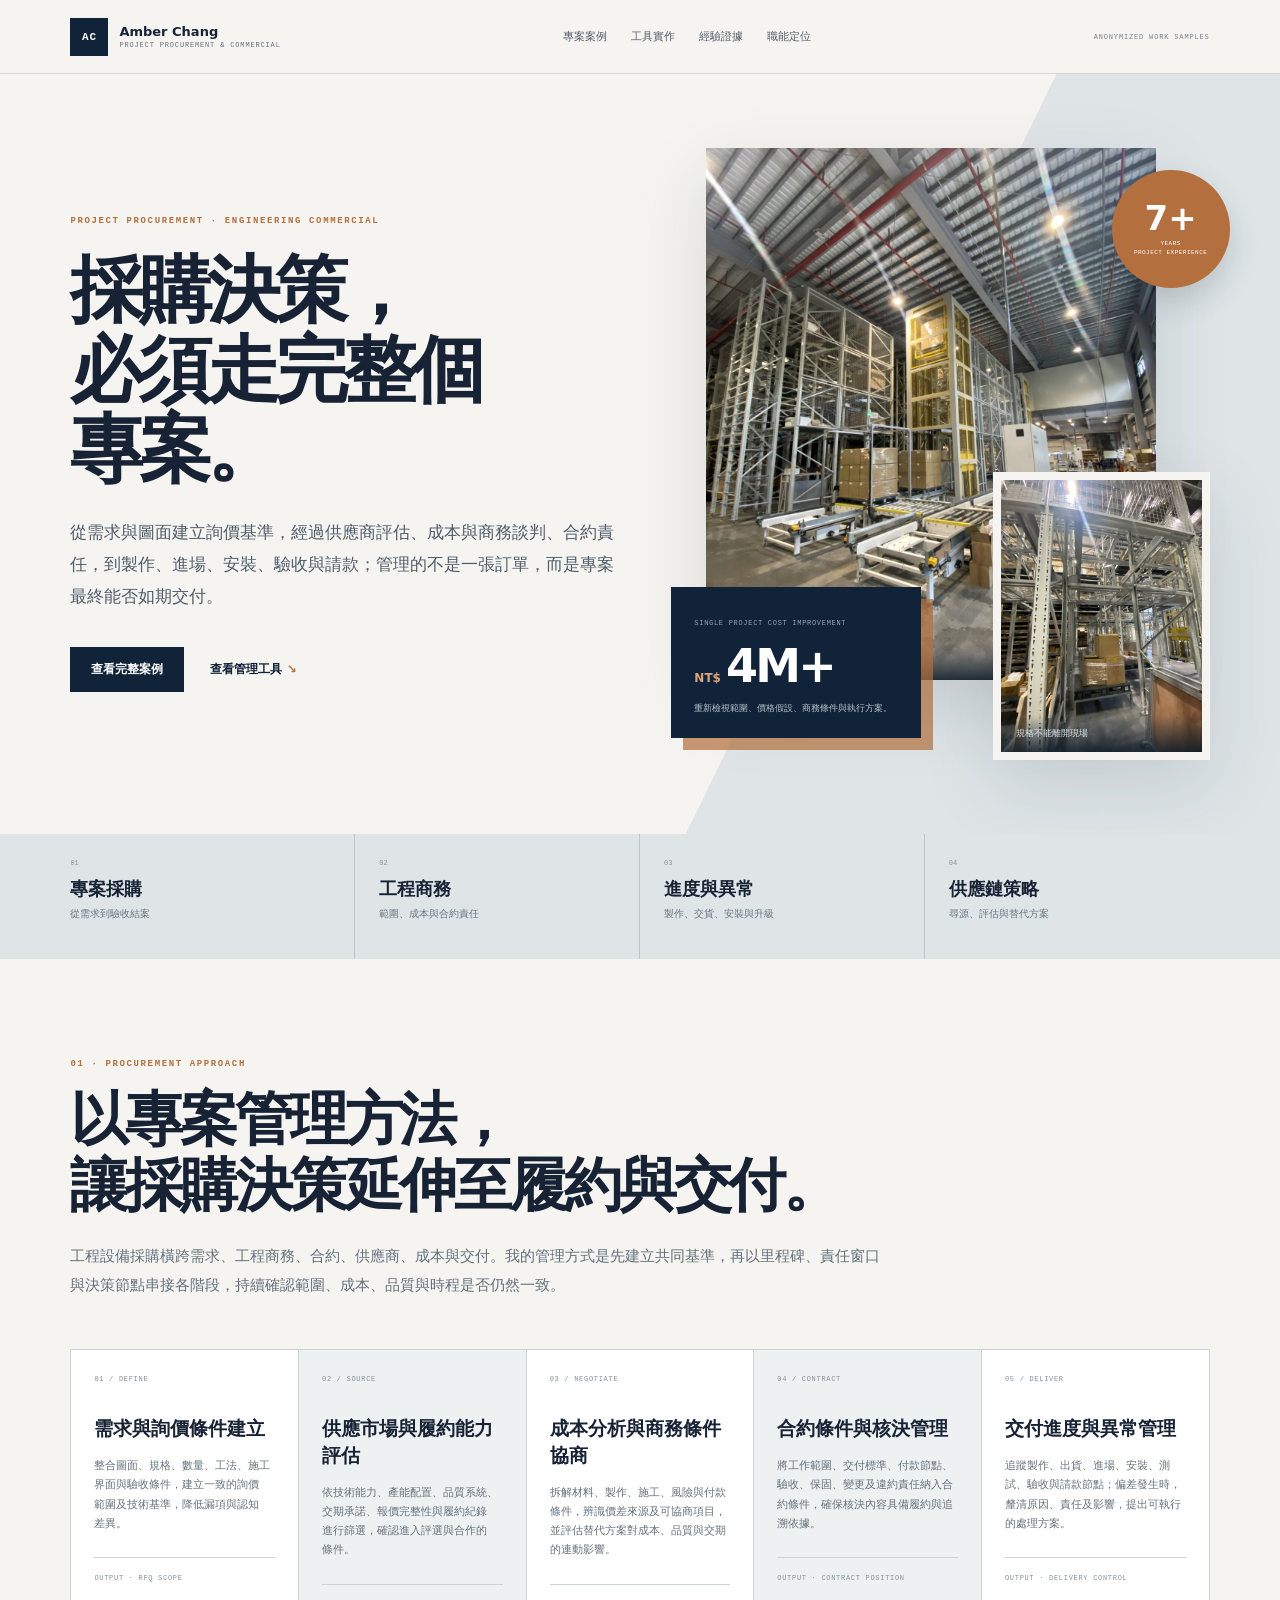
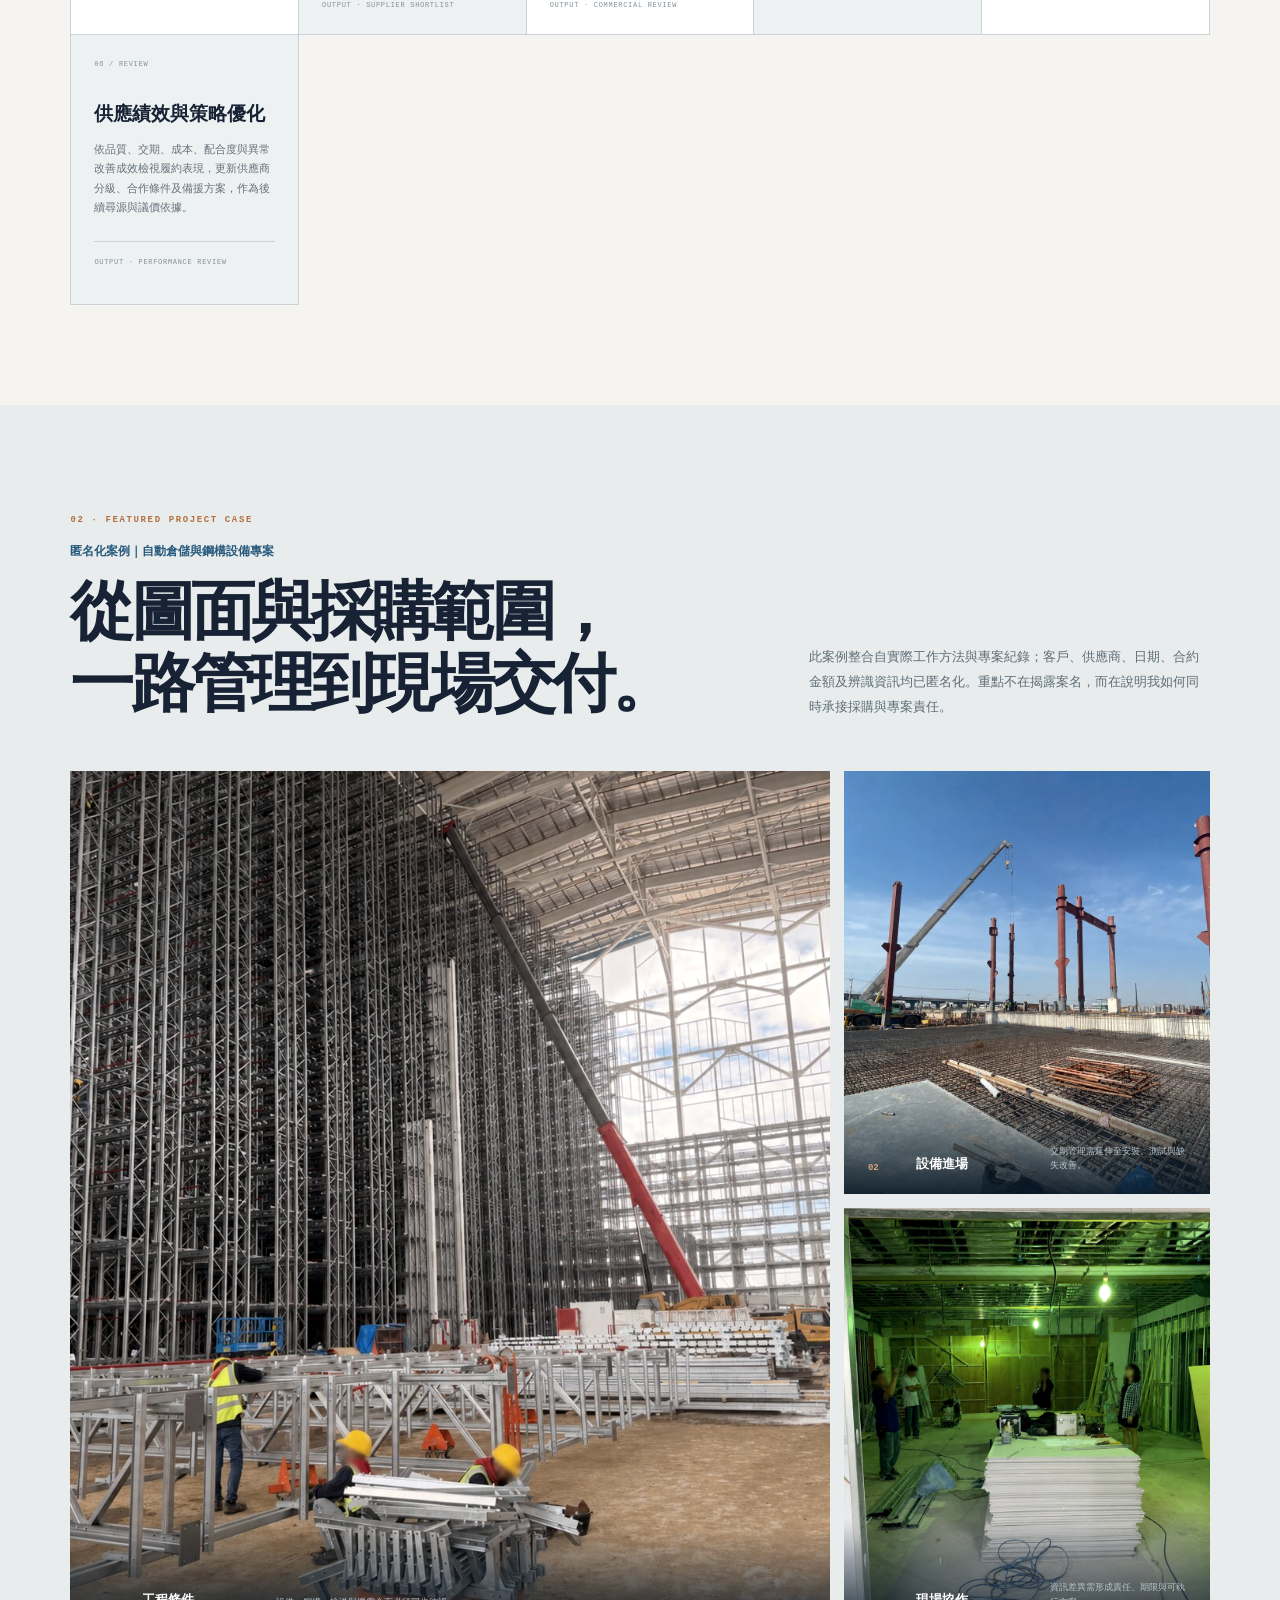
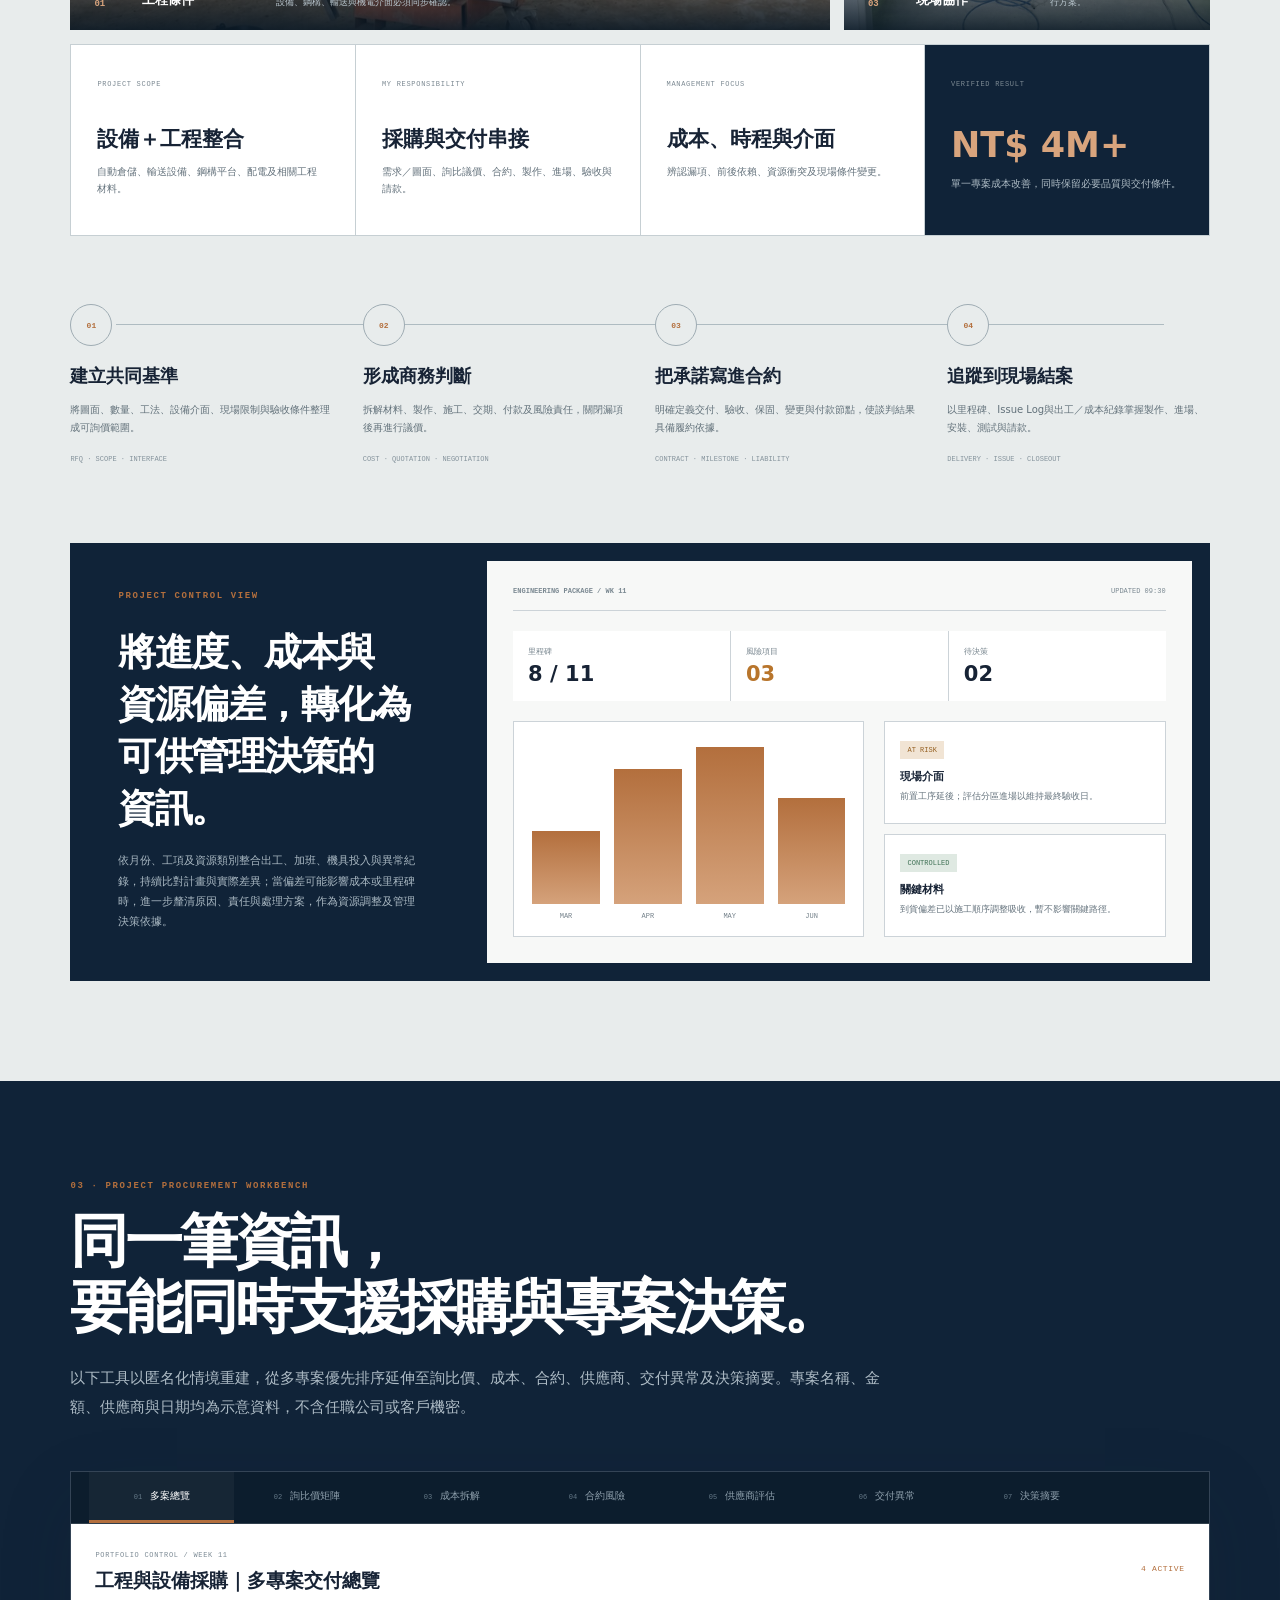
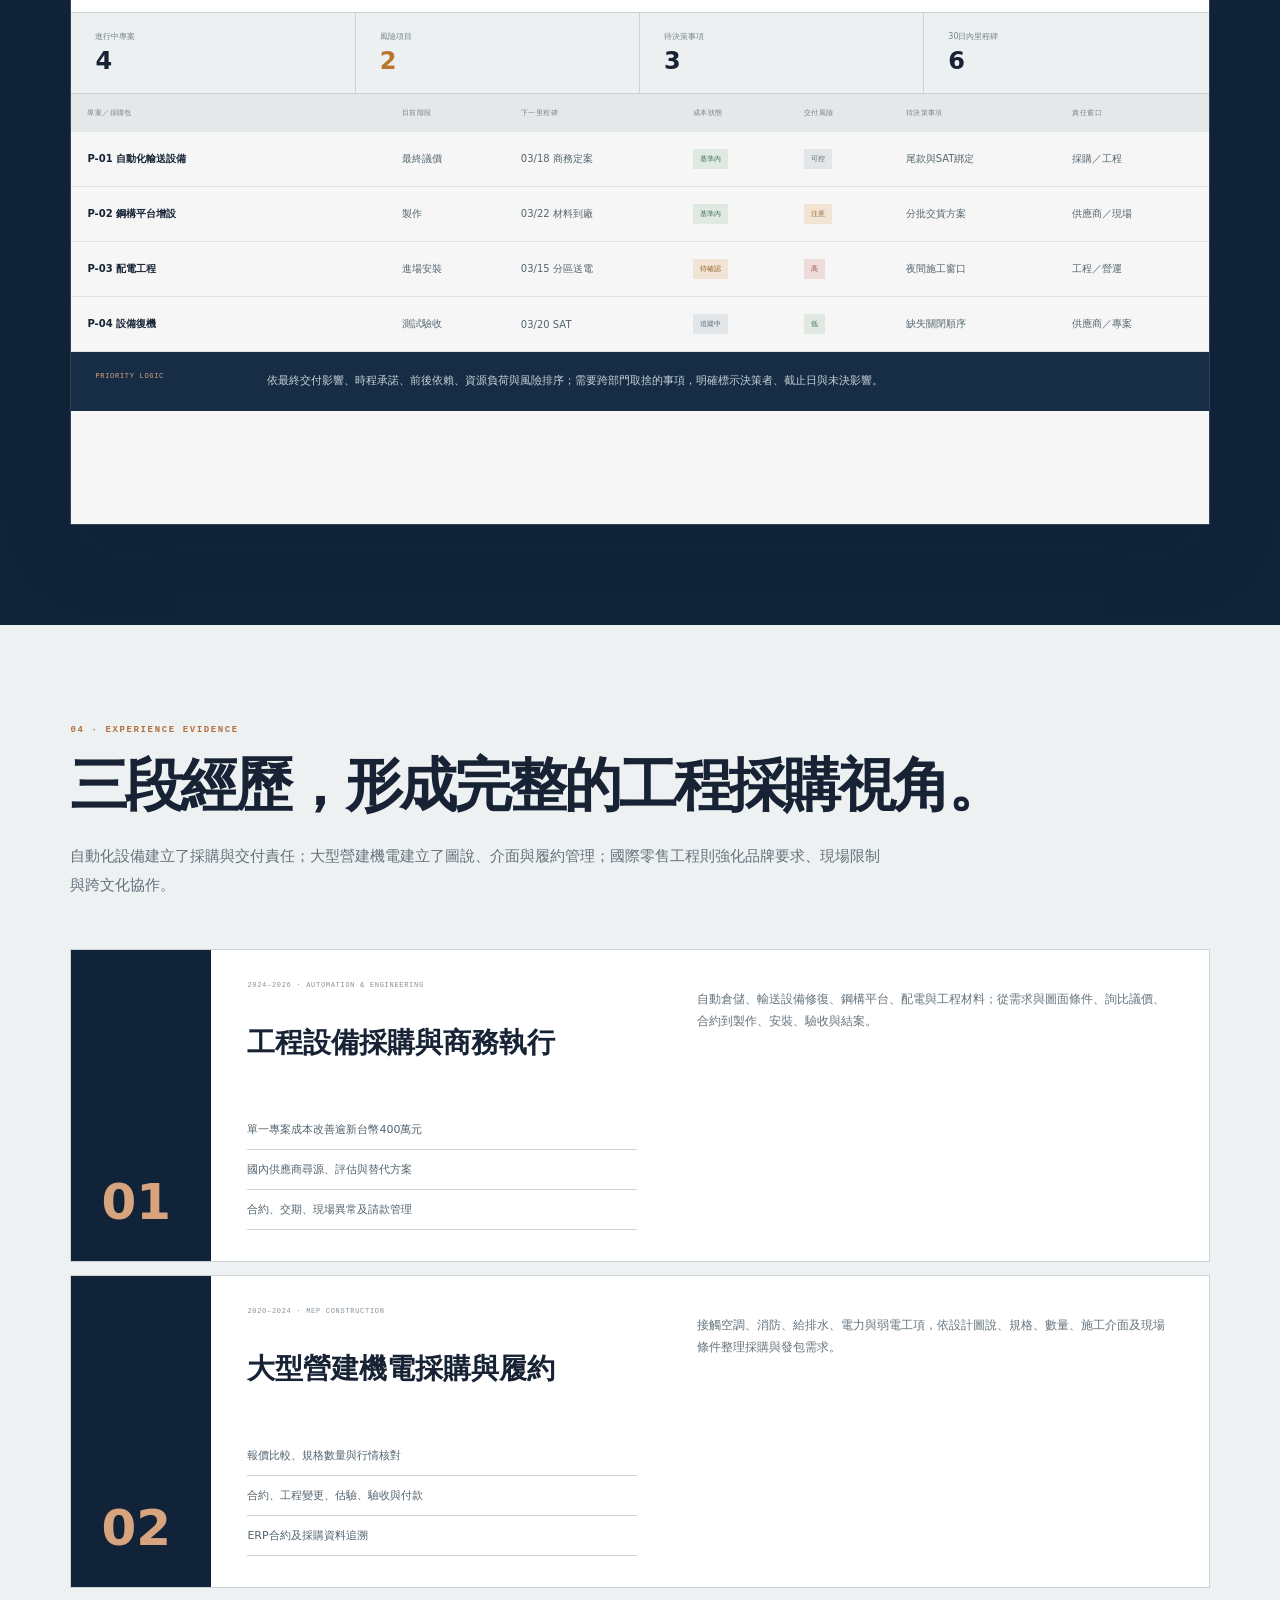
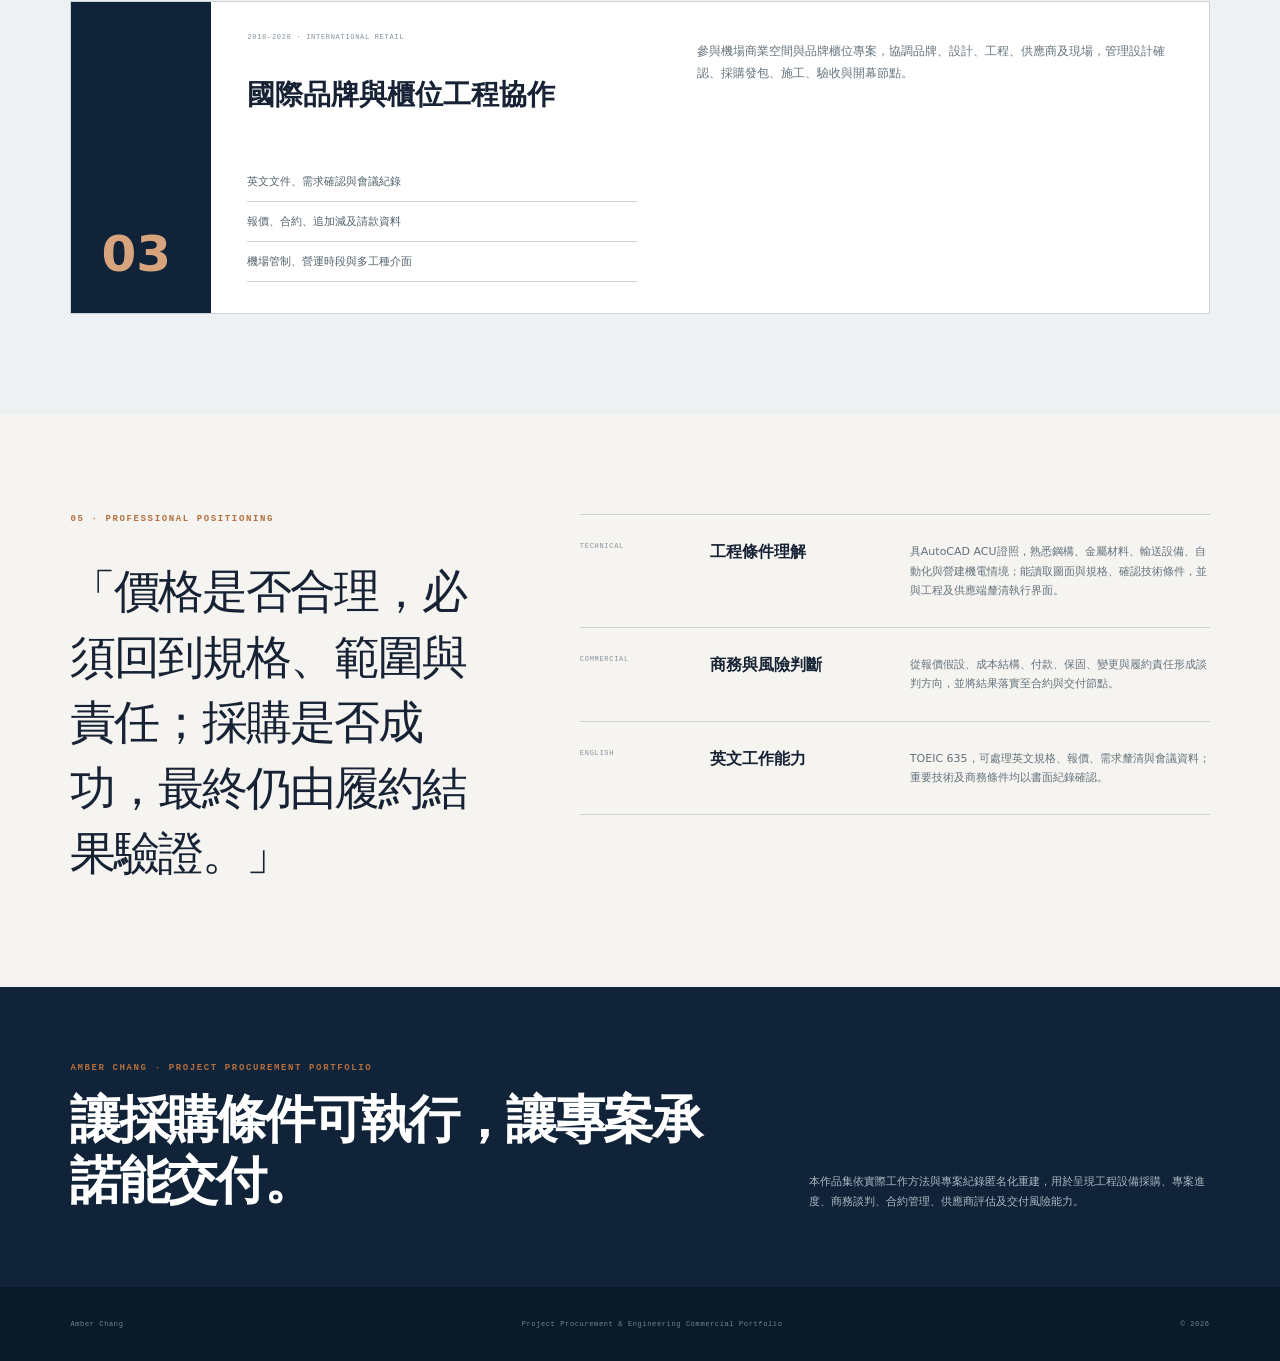
<file: chpt-procurement/index.html>
<!doctype html>
<html lang="zh-Hant">
<head>
  <meta charset="utf-8">
  <meta name="viewport" content="width=device-width, initial-scale=1">
  <title>Amber Chang｜專案採購與工程商務作品集</title>
  <meta name="description" content="Amber Chang 的專案採購與工程商務作品集：呈現工程設備採購、商務談判、合約管理、供應商策略與專案交付。">
  <meta name="robots" content="index,follow">
  <link rel="canonical" href="https://amberchang0718.github.io/chpt-procurement/">
  <link rel="icon" href="favicon.svg" type="image/svg+xml">
  <link rel="stylesheet" href="styles.css">
  <script src="app.js" defer></script>
</head>
<body>
  <a class="skip-link" href="#main">跳至主要內容</a>

  <header class="topbar">
    <a class="brand" href="#top" aria-label="回到頁首">
      <span class="brand-mark">AC</span>
      <span class="brand-copy"><b>Amber Chang</b><small>PROJECT PROCUREMENT &amp; COMMERCIAL</small></span>
    </a>
    <nav aria-label="頁面導覽">
      <a href="#case">專案案例</a>
      <a href="#workbench">工具實作</a>
      <a href="#evidence">經驗證據</a>
      <a href="#profile">職能定位</a>
    </nav>
    <span class="confidential">ANONYMIZED WORK SAMPLES</span>
  </header>

  <main id="main">
    <section class="hero" id="top">
      <div class="hero-copy">
        <p class="eyebrow">PROJECT PROCUREMENT · ENGINEERING COMMERCIAL</p>
        <h1>採購決策，<br>必須走完整個專案。</h1>
        <p class="hero-lead">從需求與圖面建立詢價基準，經過供應商評估、成本與商務談判、合約責任，到製作、進場、安裝、驗收與請款；管理的不是一張訂單，而是專案最終能否如期交付。</p>
        <div class="hero-actions">
          <a class="primary-button" href="#case">查看完整案例</a>
          <a class="text-link" href="#workbench">查看管理工具 <span aria-hidden="true">↘</span></a>
        </div>
      </div>

      <aside class="hero-visual" aria-label="工程設備專案實景與量化成果">
        <figure class="hero-photo hero-photo-main"><img src="assets/automation-line.jpg" alt="自動倉儲輸送設備現場" loading="eager"><figcaption>設備、介面與現場條件</figcaption></figure>
        <figure class="hero-photo hero-photo-detail"><img src="assets/rack-detail.jpg" alt="自動倉儲結構與輸送介面" loading="eager"><figcaption>規格不能離開現場</figcaption></figure>
        <div class="hero-result"><small>SINGLE PROJECT COST IMPROVEMENT</small><strong><span>NT$</span>4M+</strong><p>重新檢視範圍、價格假設、商務條件與執行方案。</p></div>
        <div class="hero-stamp"><b>7+</b><span>YEARS<br>PROJECT EXPERIENCE</span></div>
      </aside>
    </section>

    <section class="scope-strip" aria-label="核心能力">
      <div><span>01</span><b>專案採購</b><small>從需求到驗收結案</small></div>
      <div><span>02</span><b>工程商務</b><small>範圍、成本與合約責任</small></div>
      <div><span>03</span><b>進度與異常</b><small>製作、交貨、安裝與升級</small></div>
      <div><span>04</span><b>供應鏈策略</b><small>尋源、評估與替代方案</small></div>
    </section>

    <section class="section approach" id="approach">
      <header class="section-heading">
        <p class="eyebrow">01 · PROCUREMENT APPROACH</p>
        <h2>以專案管理方法，<br>讓採購決策延伸至履約與交付。</h2>
        <p>工程設備採購橫跨需求、工程商務、合約、供應商、成本與交付。我的管理方式是先建立共同基準，再以里程碑、責任窗口與決策節點串接各階段，持續確認範圍、成本、品質與時程是否仍然一致。</p>
      </header>

      <div class="process-grid">
        <article>
          <span>01 / DEFINE</span>
          <h3>需求與詢價條件建立</h3>
          <p>整合圖面、規格、數量、工法、施工界面與驗收條件，建立一致的詢價範圍及技術基準，降低漏項與認知差異。</p>
          <small>OUTPUT · RFQ SCOPE</small>
        </article>
        <article>
          <span>02 / SOURCE</span>
          <h3>供應市場與履約能力評估</h3>
          <p>依技術能力、產能配置、品質系統、交期承諾、報價完整性與履約紀錄進行篩選，確認進入評選與合作的條件。</p>
          <small>OUTPUT · SUPPLIER SHORTLIST</small>
        </article>
        <article>
          <span>03 / NEGOTIATE</span>
          <h3>成本分析與商務條件協商</h3>
          <p>拆解材料、製作、施工、風險與付款條件，辨識價差來源及可協商項目，並評估替代方案對成本、品質與交期的連動影響。</p>
          <small>OUTPUT · COMMERCIAL REVIEW</small>
        </article>
        <article>
          <span>04 / CONTRACT</span>
          <h3>合約條件與核決管理</h3>
          <p>將工作範圍、交付標準、付款節點、驗收、保固、變更及違約責任納入合約條件，確保核決內容具備履約與追溯依據。</p>
          <small>OUTPUT · CONTRACT POSITION</small>
        </article>
        <article>
          <span>05 / DELIVER</span>
          <h3>交付進度與異常管理</h3>
          <p>追蹤製作、出貨、進場、安裝、測試、驗收與請款節點；偏差發生時，釐清原因、責任及影響，提出可執行的處理方案。</p>
          <small>OUTPUT · DELIVERY CONTROL</small>
        </article>
        <article>
          <span>06 / REVIEW</span>
          <h3>供應績效與策略優化</h3>
          <p>依品質、交期、成本、配合度與異常改善成效檢視履約表現，更新供應商分級、合作條件及備援方案，作為後續尋源與議價依據。</p>
          <small>OUTPUT · PERFORMANCE REVIEW</small>
        </article>
      </div>
    </section>

    <section class="section case-study" id="case">
      <header class="case-lead">
        <div>
          <p class="eyebrow">02 · FEATURED PROJECT CASE</p>
          <span class="case-kicker">匿名化案例｜自動倉儲與鋼構設備專案</span>
          <h2>從圖面與採購範圍，<br>一路管理到現場交付。</h2>
        </div>
        <p>此案例整合自實際工作方法與專案紀錄；客戶、供應商、日期、合約金額及辨識資訊均已匿名化。重點不在揭露案名，而在說明我如何同時承接採購與專案責任。</p>
      </header>

      <div class="case-gallery">
        <figure class="case-image wide"><img src="assets/warehouse-build.jpg" alt="大型自動倉儲設備建置現場"><figcaption><b>01</b><span>工程條件</span><p>設備、鋼構、輸送與機電介面必須同步確認。</p></figcaption></figure>
        <figure class="case-image"><img src="assets/equipment-install.jpg" alt="自動化設備安裝作業"><figcaption><b>02</b><span>設備進場</span><p>交期管理需延伸至安裝、測試與缺失改善。</p></figcaption></figure>
        <figure class="case-image"><img src="assets/site-coordination.jpg" alt="工程現場協調作業"><figcaption><b>03</b><span>現場協作</span><p>資訊差異需形成責任、期限與可執行方案。</p></figcaption></figure>
      </div>

      <div class="case-facts">
        <article><small>PROJECT SCOPE</small><h3>設備＋工程整合</h3><p>自動倉儲、輸送設備、鋼構平台、配電及相關工程材料。</p></article>
        <article><small>MY RESPONSIBILITY</small><h3>採購與交付串接</h3><p>需求／圖面、詢比議價、合約、製作、進場、驗收與請款。</p></article>
        <article><small>MANAGEMENT FOCUS</small><h3>成本、時程與介面</h3><p>辨認漏項、前後依賴、資源衝突及現場條件變更。</p></article>
        <article class="result"><small>VERIFIED RESULT</small><h3>NT$ 4M+</h3><p>單一專案成本改善，同時保留必要品質與交付條件。</p></article>
      </div>

      <div class="case-route" aria-label="專案採購管理路徑">
        <div class="route-line" aria-hidden="true"></div>
        <article><span>01</span><h3>建立共同基準</h3><p>將圖面、數量、工法、設備介面、現場限制與驗收條件整理成可詢價範圍。</p><small>RFQ · SCOPE · INTERFACE</small></article>
        <article><span>02</span><h3>形成商務判斷</h3><p>拆解材料、製作、施工、交期、付款及風險責任，關閉漏項後再進行議價。</p><small>COST · QUOTATION · NEGOTIATION</small></article>
        <article><span>03</span><h3>把承諾寫進合約</h3><p>明確定義交付、驗收、保固、變更與付款節點，使談判結果具備履約依據。</p><small>CONTRACT · MILESTONE · LIABILITY</small></article>
        <article><span>04</span><h3>追蹤到現場結案</h3><p>以里程碑、Issue Log與出工／成本紀錄掌握製作、進場、安裝、測試與請款。</p><small>DELIVERY · ISSUE · CLOSEOUT</small></article>
      </div>

      <div class="project-dashboard">
        <div class="dashboard-copy"><p class="eyebrow">PROJECT CONTROL VIEW</p><h3>將進度、成本與資源偏差，轉化為可供管理決策的資訊。</h3><p>依月份、工項及資源類別整合出工、加班、機具投入與異常紀錄，持續比對計畫與實際差異；當偏差可能影響成本或里程碑時，進一步釐清原因、責任與處理方案，作為資源調整及管理決策依據。</p></div>
        <div class="dashboard-board">
          <div class="dash-head"><b>ENGINEERING PACKAGE / WK 11</b><span>UPDATED 09:30</span></div>
          <div class="dash-metrics"><div><small>里程碑</small><strong>8 / 11</strong></div><div><small>風險項目</small><strong class="amber-text">03</strong></div><div><small>待決策</small><strong>02</strong></div></div>
          <div class="resource-chart" aria-label="匿名化資源投入趨勢"><div><span>MAR</span><i style="--h:42%"></i></div><div><span>APR</span><i style="--h:78%"></i></div><div><span>MAY</span><i style="--h:92%"></i></div><div><span>JUN</span><i style="--h:61%"></i></div></div>
          <div class="dash-issues"><div><span class="state warn">AT RISK</span><b>現場介面</b><p>前置工序延後；評估分區進場以維持最終驗收日。</p></div><div><span class="state good">CONTROLLED</span><b>關鍵材料</b><p>到貨偏差已以施工順序調整吸收，暫不影響關鍵路徑。</p></div></div>
        </div>
      </div>
    </section>

    <section class="section workbench" id="workbench">
      <header class="section-heading light">
        <p class="eyebrow">03 · PROJECT PROCUREMENT WORKBENCH</p>
        <h2>同一筆資訊，<br>要能同時支援採購與專案決策。</h2>
        <p>以下工具以匿名化情境重建，從多專案優先排序延伸至詢比價、成本、合約、供應商、交付異常及決策摘要。專案名稱、金額、供應商與日期均為示意資料，不含任職公司或客戶機密。</p>
      </header>

      <div class="workbench-shell">
        <div class="tab-list" role="tablist" aria-label="採購工具實作">
          <button class="tool-tab active" id="tab-portfolio" role="tab" aria-selected="true" aria-controls="panel-portfolio" data-tab="portfolio"><span>01</span>多案總覽</button>
          <button class="tool-tab" id="tab-compare" role="tab" aria-selected="false" aria-controls="panel-compare" data-tab="compare"><span>02</span>詢比價矩陣</button>
          <button class="tool-tab" id="tab-cost" role="tab" aria-selected="false" aria-controls="panel-cost" data-tab="cost"><span>03</span>成本拆解</button>
          <button class="tool-tab" id="tab-contract" role="tab" aria-selected="false" aria-controls="panel-contract" data-tab="contract"><span>04</span>合約風險</button>
          <button class="tool-tab" id="tab-supplier" role="tab" aria-selected="false" aria-controls="panel-supplier" data-tab="supplier"><span>05</span>供應商評估</button>
          <button class="tool-tab" id="tab-delivery" role="tab" aria-selected="false" aria-controls="panel-delivery" data-tab="delivery"><span>06</span>交付異常</button>
          <button class="tool-tab" id="tab-brief" role="tab" aria-selected="false" aria-controls="panel-brief" data-tab="brief"><span>07</span>決策摘要</button>
        </div>

        <div class="tool-stage">
          <section class="tool-panel active" id="panel-portfolio" role="tabpanel" aria-labelledby="tab-portfolio" data-panel="portfolio">
            <div class="artifact-header"><div><span>PORTFOLIO CONTROL / WEEK 11</span><h3>工程與設備採購｜多專案交付總覽</h3></div><b>4 ACTIVE</b></div>
            <div class="artifact-summary">
              <div><small>進行中專案</small><strong>4</strong></div>
              <div><small>風險項目</small><strong class="amber-text">2</strong></div>
              <div><small>待決策事項</small><strong>3</strong></div>
              <div><small>30日內里程碑</small><strong>6</strong></div>
            </div>
            <div class="table-scroll">
              <table class="portfolio-table">
                <thead><tr><th>專案／採購包</th><th>目前階段</th><th>下一里程碑</th><th>成本狀態</th><th>交付風險</th><th>待決策事項</th><th>責任窗口</th></tr></thead>
                <tbody>
                  <tr><td>P-01 自動化輸送設備</td><td>最終議價</td><td>03/18 商務定案</td><td><span class="state good">基準內</span></td><td><span class="state neutral">可控</span></td><td>尾款與SAT綁定</td><td>採購／工程</td></tr>
                  <tr><td>P-02 鋼構平台增設</td><td>製作</td><td>03/22 材料到廠</td><td><span class="state good">基準內</span></td><td><span class="state warn">注意</span></td><td>分批交貨方案</td><td>供應商／現場</td></tr>
                  <tr><td>P-03 配電工程</td><td>進場安裝</td><td>03/15 分區送電</td><td><span class="state warn">待確認</span></td><td><span class="state bad">高</span></td><td>夜間施工窗口</td><td>工程／營運</td></tr>
                  <tr><td>P-04 設備復機</td><td>測試驗收</td><td>03/20 SAT</td><td><span class="state neutral">追蹤中</span></td><td><span class="state good">低</span></td><td>缺失關閉順序</td><td>供應商／專案</td></tr>
                </tbody>
              </table>
            </div>
            <div class="artifact-decision"><span>PRIORITY LOGIC</span><p>依最終交付影響、時程承諾、前後依賴、資源負荷與風險排序；需要跨部門取捨的事項，明確標示決策者、截止日與未決影響。</p></div>
          </section>

          <section class="tool-panel" id="panel-compare" role="tabpanel" aria-labelledby="tab-compare" data-panel="compare" hidden>
            <div class="artifact-header"><div><span>RFQ-24-017</span><h3>自動化輸送設備｜技術與商務比價</h3></div><b>REV. 03</b></div>
            <div class="artifact-summary">
              <div><small>受邀供應商</small><strong>4</strong></div>
              <div><small>有效報價</small><strong>3</strong></div>
              <div><small>待澄清事項</small><strong class="amber-text">5</strong></div>
              <div><small>建議進入議價</small><strong>2</strong></div>
            </div>
            <div class="table-scroll">
              <table>
                <thead><tr><th>比較項目</th><th>需求基準</th><th>供應商 A</th><th>供應商 B</th><th>供應商 C</th><th>判斷</th></tr></thead>
                <tbody>
                  <tr><td>工作範圍</td><td>設備＋安裝＋測試</td><td><span class="state good">完整</span></td><td><span class="state warn">缺教育訓練</span></td><td><span class="state bad">安裝另計</span></td><td>A／B 可比較</td></tr>
                  <tr><td>技術符合度</td><td>介面規格 v2.1</td><td>96%</td><td>91%</td><td>84%</td><td>C 需重提方案</td></tr>
                  <tr><td>交期</td><td>14 週內</td><td>13 週</td><td>12 週</td><td>16 週</td><td>C 不符基準</td></tr>
                  <tr><td>付款條件</td><td>20 / 50 / 30</td><td>30 / 60 / 10</td><td>20 / 50 / 30</td><td>50 / 40 / 10</td><td>A 可再談尾款</td></tr>
                  <tr><td>總持有成本</td><td>含保固與備品</td><td>基準 100</td><td>基準 103</td><td>基準 97</td><td>C 另有漏項</td></tr>
                </tbody>
              </table>
            </div>
            <div class="artifact-decision"><span>RECOMMENDATION</span><p>邀請 A、B 進入第二輪議價；先關閉工作範圍與保固差異，再比較調整後的總持有成本。</p></div>
          </section>

          <section class="tool-panel" id="panel-cost" role="tabpanel" aria-labelledby="tab-cost" data-panel="cost" hidden>
            <div class="artifact-header"><div><span>COST REVIEW / CR-08</span><h3>鋼構平台｜成本結構與談判槓桿</h3></div><b>ANONYMIZED</b></div>
            <div class="cost-layout">
              <div class="cost-bars" aria-label="成本結構比例">
                <div><label>材料與表面處理 <b>41%</b></label><span><i style="width:41%"></i></span></div>
                <div><label>加工與製作 <b>26%</b></label><span><i style="width:26%"></i></span></div>
                <div><label>運輸與吊裝 <b>11%</b></label><span><i style="width:11%"></i></span></div>
                <div><label>現場安裝 <b>15%</b></label><span><i style="width:15%"></i></span></div>
                <div><label>風險與管理費 <b>7%</b></label><span><i style="width:7%"></i></span></div>
              </div>
              <div class="leverage-list">
                <article><span>01</span><div><b>規格標準化</b><p>合併非必要的特殊尺寸，降低換線與客製加工成本。</p></div></article>
                <article><span>02</span><div><b>分批與整批策略</b><p>以現場可用空間和運輸頻率比較總成本，不只看單次運費。</p></div></article>
                <article><span>03</span><div><b>風險責任釐清</b><p>將不明確的現場條件改為共同勘查與明確假設，避免重複計價。</p></div></article>
              </div>
            </div>
            <div class="artifact-decision"><span>NEGOTIATION POSITION</span><p>以規格、批次與責任條件形成三組談判方案；每一項節省均保留對品質、交期與後續變更的影響說明。</p></div>
          </section>

          <section class="tool-panel" id="panel-contract" role="tabpanel" aria-labelledby="tab-contract" data-panel="contract" hidden>
            <div class="artifact-header"><div><span>CONTRACT REVIEW / 07 ITEMS</span><h3>設備採購合約｜商務條件風險檢視</h3></div><b>PRE-AWARD</b></div>
            <div class="risk-grid">
              <article class="risk-high"><span>HIGH</span><h4>驗收條件</h4><p>僅寫「依現場驗收」，缺乏測試方法、通過標準與缺失改善期限。</p><small>ACTION · 補入 FAT／SAT 與量化門檻</small></article>
              <article class="risk-high"><span>HIGH</span><h4>交期責任</h4><p>未區分供應商延誤與業主變更，且缺乏里程碑與預警義務。</p><small>ACTION · 建立基準日與責任排除條件</small></article>
              <article class="risk-medium"><span>MEDIUM</span><h4>付款節點</h4><p>出貨前付款比例偏高，尾款不足以涵蓋安裝、測試與缺失改善。</p><small>ACTION · 調整至可驗證的交付成果</small></article>
              <article class="risk-medium"><span>MEDIUM</span><h4>工程變更</h4><p>缺乏變更提出、估價、核准與工期影響的書面流程。</p><small>ACTION · 未核准不得逕行施作</small></article>
              <article class="risk-low"><span>CONTROL</span><h4>保固與備品</h4><p>確認起算點、回應時間、排除條件與關鍵備品清單。</p><small>ACTION · 納入移交文件</small></article>
              <article class="risk-low"><span>CONTROL</span><h4>文件與智慧財產</h4><p>確認圖面、程式、操作手冊及維修資料的交付與使用權。</p><small>ACTION · 綁定驗收與尾款</small></article>
            </div>
          </section>

          <section class="tool-panel" id="panel-supplier" role="tabpanel" aria-labelledby="tab-supplier" data-panel="supplier" hidden>
            <div class="artifact-header"><div><span>SUPPLIER QUALIFICATION</span><h3>新供應商｜能力與合作風險評估</h3></div><b>SCORE 82 / 100</b></div>
            <div class="score-layout">
              <div class="score-ring"><div><strong>82</strong><span>CONDITIONAL<br>APPROVAL</span></div></div>
              <div class="score-table">
                <div><span>技術與製程能力</span><b>22 / 25</b><i><em style="width:88%"></em></i></div>
                <div><span>品質與檢驗能力</span><b>17 / 20</b><i><em style="width:85%"></em></i></div>
                <div><span>產能與交期承諾</span><b>14 / 20</b><i><em style="width:70%"></em></i></div>
                <div><span>成本與報價完整性</span><b>16 / 20</b><i><em style="width:80%"></em></i></div>
                <div><span>商務及履約管理</span><b>13 / 15</b><i><em style="width:87%"></em></i></div>
              </div>
              <aside><span>APPROVAL CONDITIONS</span><ol><li>首批採小量試製與加嚴檢驗。</li><li>量產前提交產能負荷與備援方案。</li><li>關鍵交期每週更新，偏差達3日即預警。</li></ol></aside>
            </div>
          </section>

          <section class="tool-panel" id="panel-delivery" role="tabpanel" aria-labelledby="tab-delivery" data-panel="delivery" hidden>
            <div class="artifact-header"><div><span>DELIVERY CONTROL / WEEK 11</span><h3>設備交付｜里程碑與異常處理</h3></div><b>2 AT RISK</b></div>
            <div class="milestone-table">
              <div class="milestone-head"><span>里程碑</span><span>基準日</span><span>預估日</span><span>狀態</span><span>責任與處理</span></div>
              <div><b>設計凍結</b><span>03/08</span><span>03/08</span><span class="state good">完成</span><p>需求端簽認 v2.1</p></div>
              <div><b>材料到廠</b><span>04/02</span><span>04/05</span><span class="state warn">+3 日</span><p>供應商改空運關鍵料；不影響組裝</p></div>
              <div><b>廠內試機 FAT</b><span>05/10</span><span>05/10</span><span class="state good">準時</span><p>測試腳本於兩週前確認</p></div>
              <div><b>現場進場</b><span>05/20</span><span>05/24</span><span class="state bad">+4 日</span><p>現場介面未完成；需決定分區進場</p></div>
              <div><b>整合驗收 SAT</b><span>06/14</span><span>06/14</span><span class="state neutral">維持</span><p>以分區安裝追回工期</p></div>
            </div>
            <div class="artifact-decision"><span>ESCALATION</span><p>需要管理決策：同意分區進場並調整夜間施工窗口，可維持最終驗收日；若維持原工序，驗收預估順延4日。</p></div>
          </section>

          <section class="tool-panel" id="panel-brief" role="tabpanel" aria-labelledby="tab-brief" data-panel="brief" hidden>
            <div class="brief-slide">
              <aside><span>PROCUREMENT<br>DECISION BRIEF</span><strong>01</strong><small>ENGINEERING EQUIPMENT</small></aside>
              <div class="brief-main">
                <span class="brief-label">DECISION REQUIRED · BY FRIDAY</span>
                <h3>核准供應商 A 進入最終議價，並以調整後付款條件作為決標前提。</h3>
                <div class="brief-metrics"><div><small>技術符合度</small><strong>96%</strong></div><div><small>調整後總成本</small><strong>INDEX 98</strong></div><div><small>承諾交期</small><strong>13 WKS</strong></div></div>
                <div class="brief-rows">
                  <div><b>判斷依據</b><p>工作範圍完整、關鍵技術符合；報價並非最低，但漏項與履約不確定性較低。</p></div>
                  <div><b>核准條件</b><p>尾款由10%調整至20%，綁定SAT、缺失改善與文件移交。</p></div>
                  <div><b>未核准影響</b><p>若重新詢價，預估採購時程增加3至4週，並壓縮現場安裝窗口。</p></div>
                </div>
              </div>
            </div>
          </section>
        </div>
      </div>
    </section>

    <section class="section evidence" id="evidence">
      <header class="section-heading">
        <p class="eyebrow">04 · EXPERIENCE EVIDENCE</p>
        <h2>三段經歷，形成完整的工程採購視角。</h2>
        <p>自動化設備建立了採購與交付責任；大型營建機電建立了圖說、介面與履約管理；國際零售工程則強化品牌要求、現場限制與跨文化協作。</p>
      </header>

      <div class="experience-grid">
        <article>
          <div class="experience-no">01</div>
          <div class="experience-body">
            <span>2024–2026 · AUTOMATION &amp; ENGINEERING</span>
            <h3>工程設備採購與商務執行</h3>
            <p>自動倉儲、輸送設備修復、鋼構平台、配電與工程材料；從需求與圖面條件、詢比議價、合約到製作、安裝、驗收與結案。</p>
            <ul><li>單一專案成本改善逾新台幣400萬元</li><li>國內供應商尋源、評估與替代方案</li><li>合約、交期、現場異常及請款管理</li></ul>
          </div>
        </article>
        <article>
          <div class="experience-no">02</div>
          <div class="experience-body">
            <span>2020–2024 · MEP CONSTRUCTION</span>
            <h3>大型營建機電採購與履約</h3>
            <p>接觸空調、消防、給排水、電力與弱電工項，依設計圖說、規格、數量、施工介面及現場條件整理採購與發包需求。</p>
            <ul><li>報價比較、規格數量與行情核對</li><li>合約、工程變更、估驗、驗收與付款</li><li>ERP合約及採購資料追溯</li></ul>
          </div>
        </article>
        <article>
          <div class="experience-no">03</div>
          <div class="experience-body">
            <span>2018–2020 · INTERNATIONAL RETAIL</span>
            <h3>國際品牌與櫃位工程協作</h3>
            <p>參與機場商業空間與品牌櫃位專案，協調品牌、設計、工程、供應商及現場，管理設計確認、採購發包、施工、驗收與開幕節點。</p>
            <ul><li>英文文件、需求確認與會議紀錄</li><li>報價、合約、追加減及請款資料</li><li>機場管制、營運時段與多工種介面</li></ul>
          </div>
        </article>
      </div>
    </section>

    <section class="section profile" id="profile">
      <div class="profile-statement">
        <p class="eyebrow">05 · PROFESSIONAL POSITIONING</p>
        <blockquote>「價格是否合理，必須回到規格、範圍與責任；採購是否成功，最終仍由履約結果驗證。」</blockquote>
      </div>
      <div class="profile-details">
        <article><span>TECHNICAL</span><h3>工程條件理解</h3><p>具AutoCAD ACU證照，熟悉鋼構、金屬材料、輸送設備、自動化與營建機電情境；能讀取圖面與規格、確認技術條件，並與工程及供應端釐清執行界面。</p></article>
        <article><span>COMMERCIAL</span><h3>商務與風險判斷</h3><p>從報價假設、成本結構、付款、保固、變更與履約責任形成談判方向，並將結果落實至合約與交付節點。</p></article>
        <article><span>ENGLISH</span><h3>英文工作能力</h3><p>TOEIC 635，可處理英文規格、報價、需求釐清與會議資料；重要技術及商務條件均以書面紀錄確認。</p></article>
      </div>
    </section>

    <section class="closing">
      <div><p class="eyebrow">AMBER CHANG · PROJECT PROCUREMENT PORTFOLIO</p><h2>讓採購條件可執行，讓專案承諾能交付。</h2></div>
      <p>本作品集依實際工作方法與專案紀錄匿名化重建，用於呈現工程設備採購、專案進度、商務談判、合約管理、供應商評估及交付風險能力。</p>
    </section>
  </main>

  <footer>
    <span>Amber Chang</span>
    <span>Project Procurement &amp; Engineering Commercial Portfolio</span>
    <span>© <span id="year"></span></span>
  </footer>
</body>
</html>
</file>
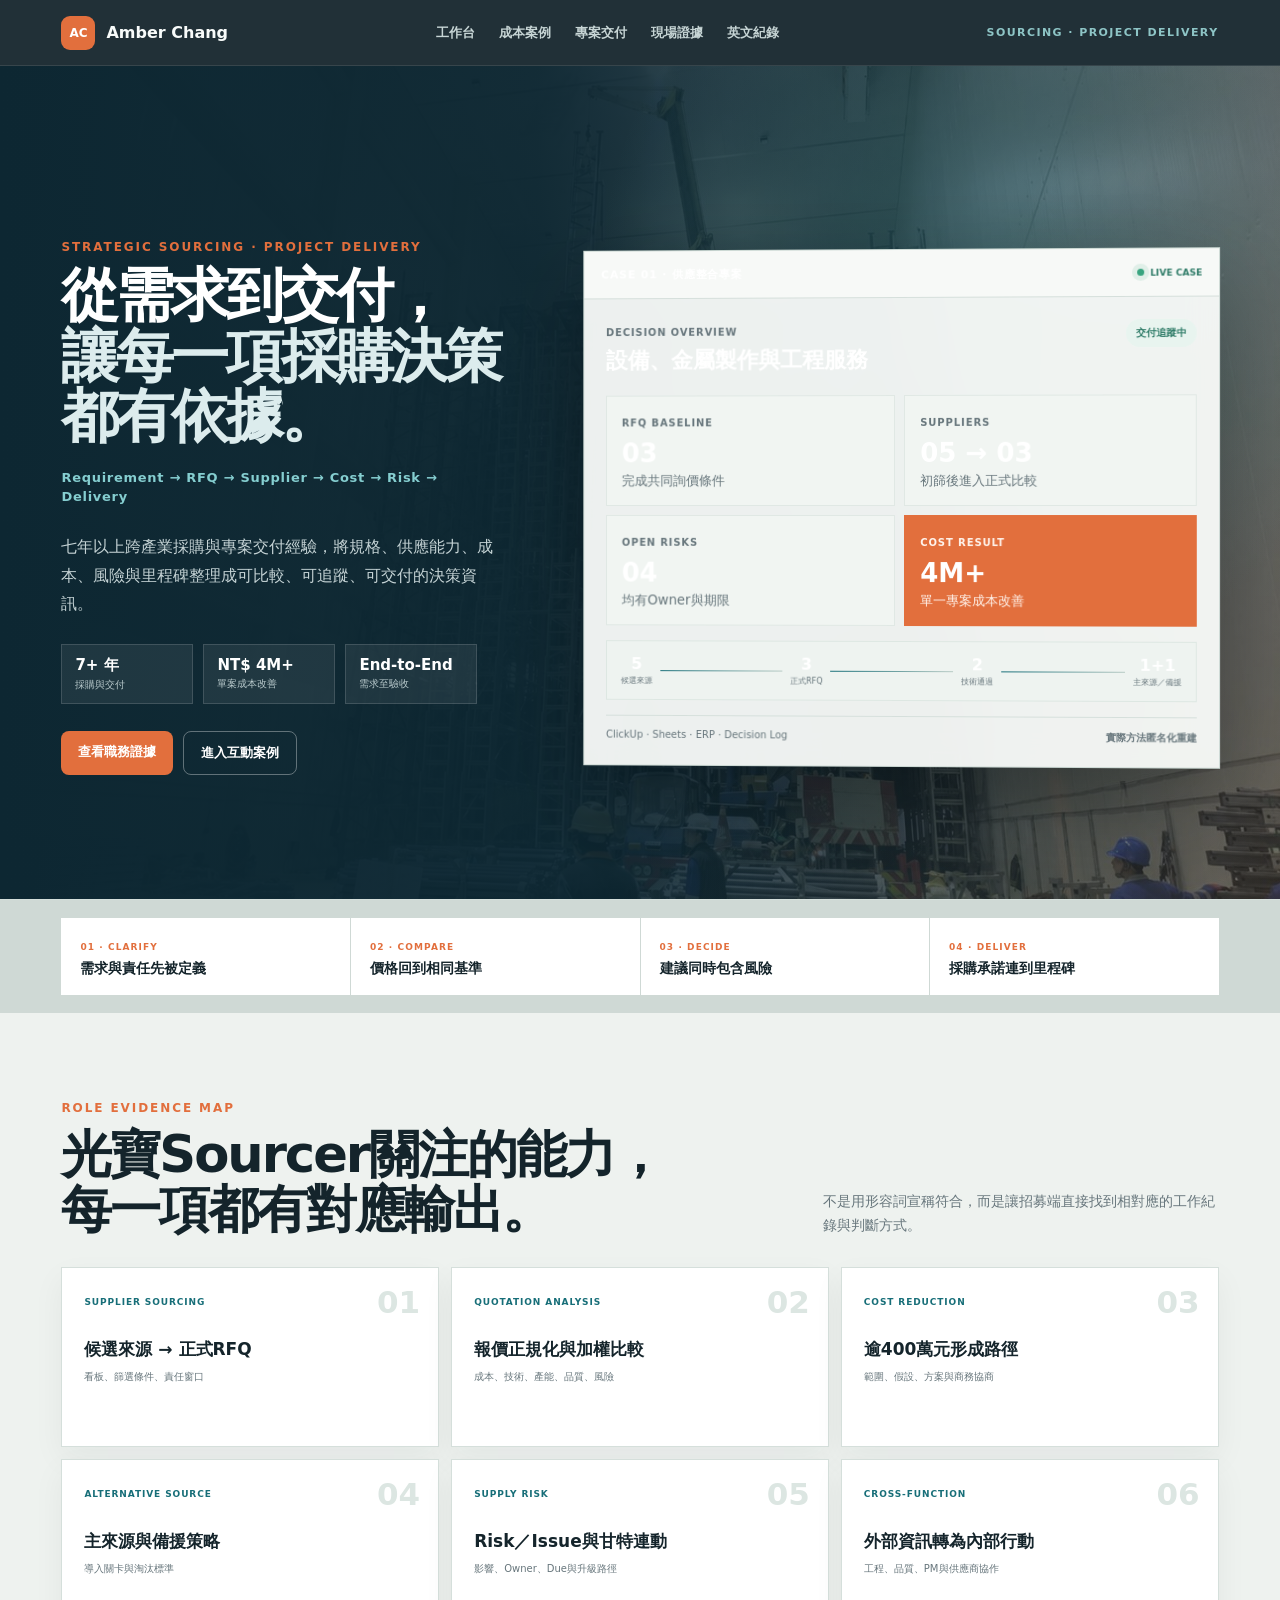
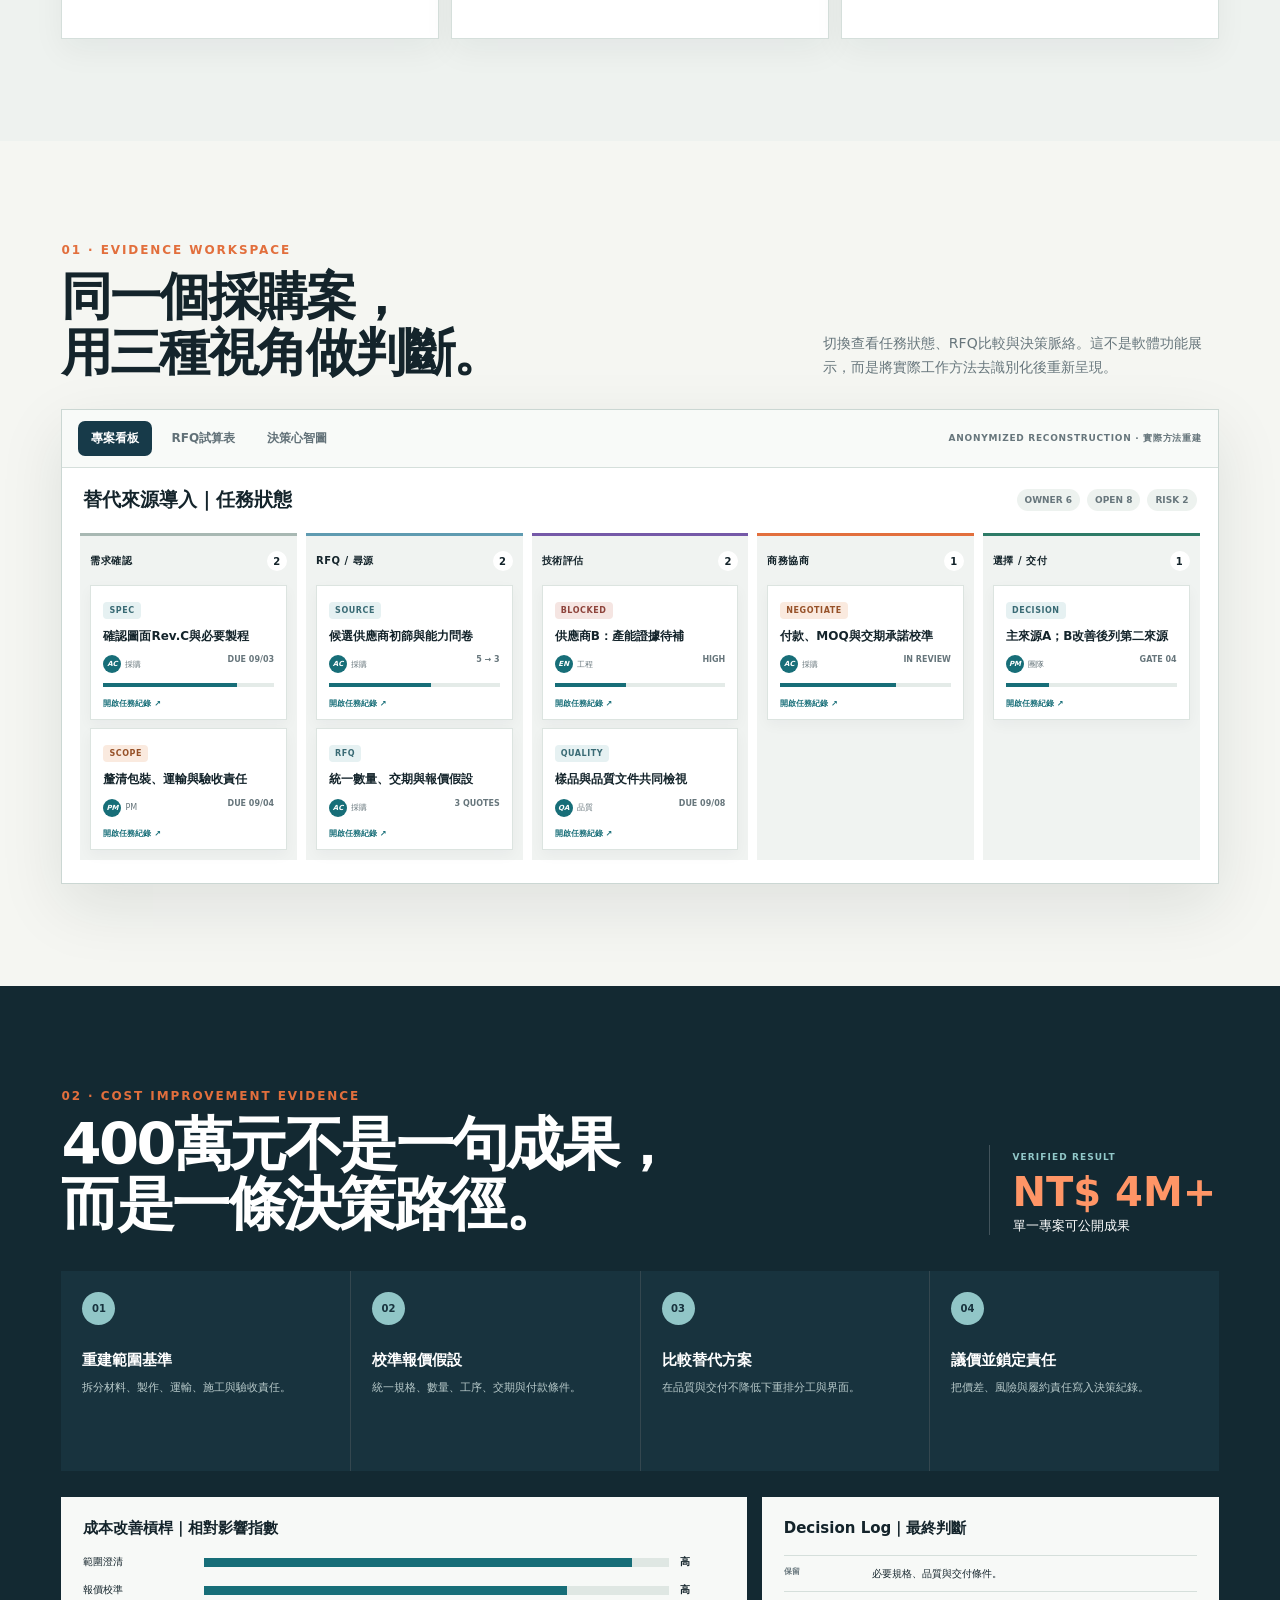
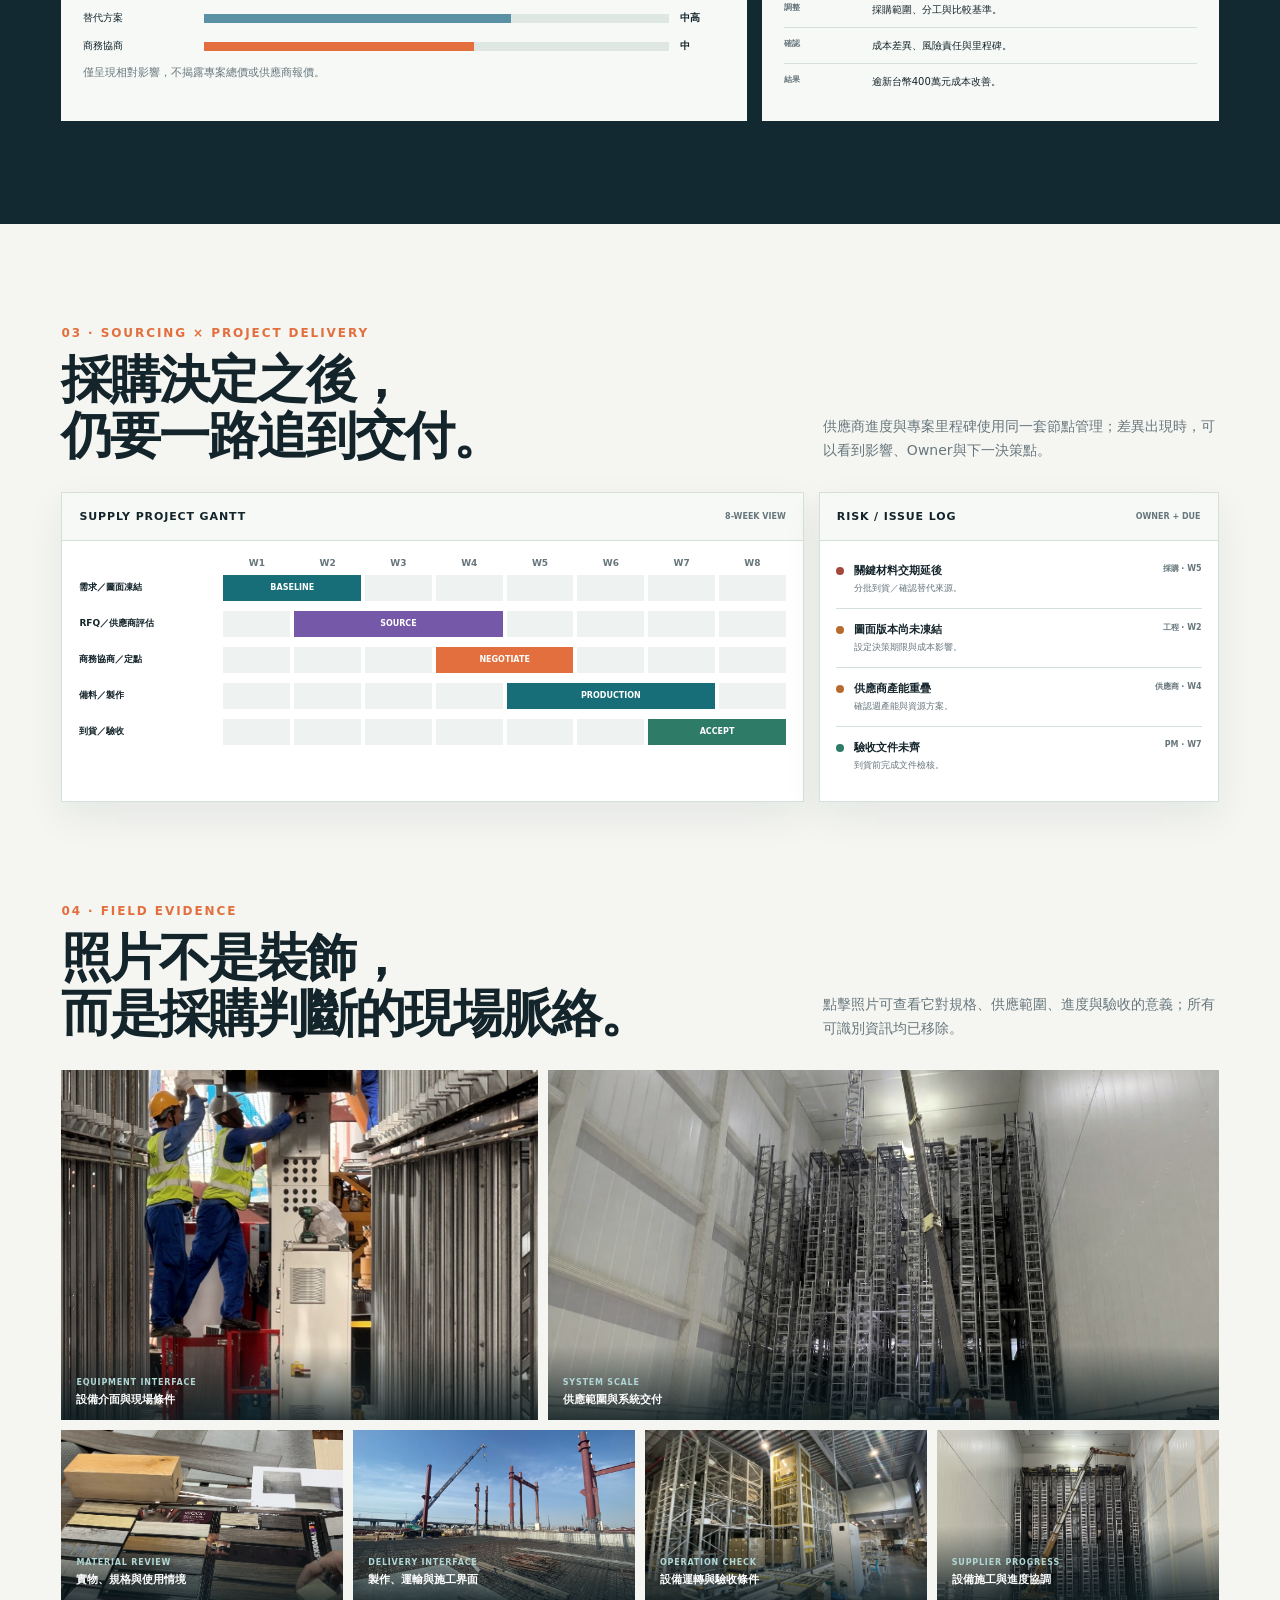
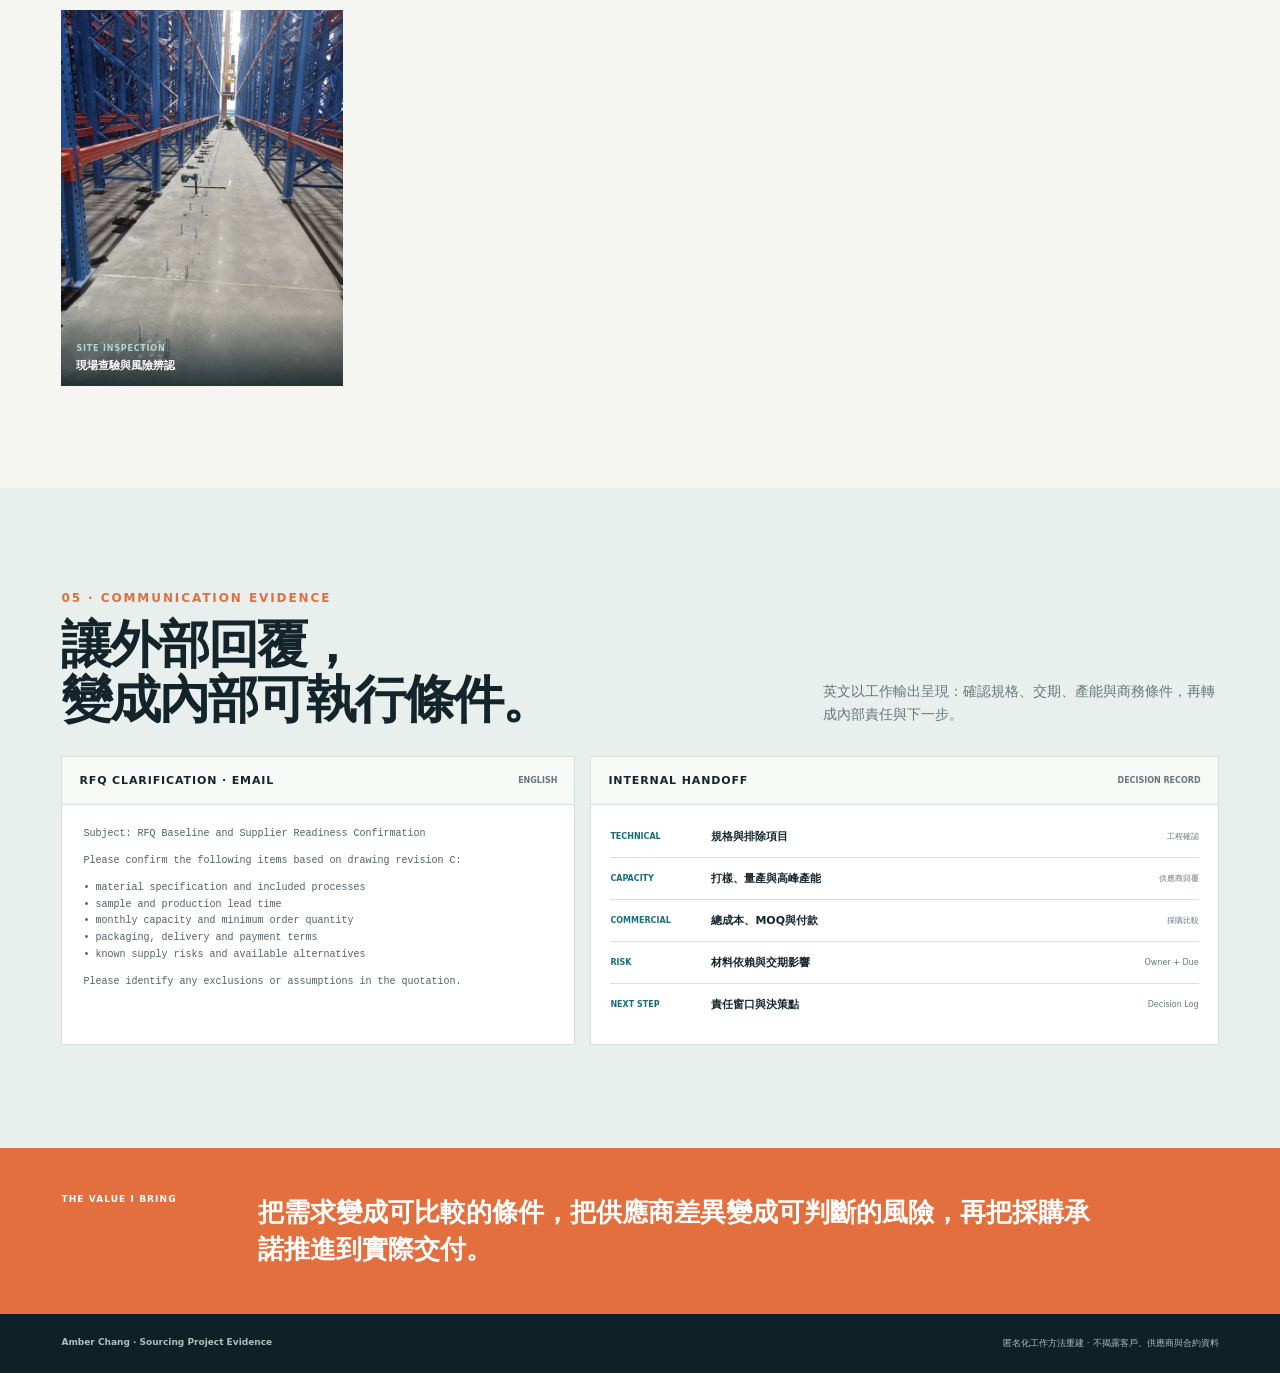
<file: liteon-sourcing-6f2c/index.html>
<!doctype html>
<html lang="zh-Hant">
<head>
  <meta charset="utf-8">
  <meta name="viewport" content="width=device-width, initial-scale=1">
  <title>Amber Chang｜Sourcing Project Evidence</title>
  <meta name="description" content="Amber Chang 的採購專案證據作品集：RFQ、供應商尋源、成本改善、替代來源與專案交付。">
  <meta name="robots" content="noindex,nofollow">
  <meta property="og:title" content="Amber Chang｜Sourcing Project Evidence">
  <meta property="og:description" content="以工作台、RFQ分析與專案紀錄呈現採購判斷。">
  <meta property="og:type" content="website">
  <meta property="og:locale" content="zh_TW">
  <meta property="og:image" content="https://amberchang0718.github.io/field-equipment-interface.jpg">
  <link rel="icon" href="/favicon.svg" type="image/svg+xml">
  <style>
    :root{--ink:#14242b;--navy:#173a49;--teal:#176e78;--orange:#e26f3d;--paper:#f5f6f2;--white:#fff;--line:#d5dfdb;--muted:#67767c;--good:#2e7b67;--warn:#b76a2f;--danger:#a4483d;--purple:#7559a8;--shadow:0 22px 60px rgb(20 36 43/10%);--gutter:clamp(20px,4.8vw,74px)}
    *{box-sizing:border-box}html{scroll-behavior:smooth}body{margin:0;color:var(--ink);background:var(--paper);font-family:Inter,"Noto Sans TC","PingFang TC","Microsoft JhengHei",system-ui,sans-serif}button{font:inherit}img{display:block;width:100%}a{color:inherit;text-decoration:none}.eyebrow{margin:0 0 12px;color:var(--orange);font-size:12px;font-weight:850;letter-spacing:.16em}.micro{color:var(--muted);font-size:11px;line-height:1.55}
    .topbar{position:sticky;top:0;z-index:30;min-height:66px;padding:0 var(--gutter);display:flex;align-items:center;justify-content:space-between;gap:24px;color:#f8fbfa;background:rgb(20 36 43/94%);backdrop-filter:blur(15px);border-bottom:1px solid rgb(255 255 255/10%)}.brand{display:flex;align-items:center;gap:11px;font-weight:800;white-space:nowrap}.brand-mark{width:34px;height:34px;display:grid;place-items:center;border-radius:9px;color:white;background:var(--orange);font-size:12px}.topbar nav{display:flex;gap:24px;color:#c7d5d5;font-size:13px;font-weight:700}.role{color:#8ec5c6;font-size:11px;font-weight:850;letter-spacing:.13em;white-space:nowrap}
    .hero{padding:clamp(60px,8vw,108px) var(--gutter) 52px;display:grid;grid-template-columns:minmax(0,1.06fr) minmax(410px,.94fr);gap:clamp(36px,6vw,86px);align-items:center;background:linear-gradient(135deg,#fafbf8,#eaf0ed);border-bottom:1px solid var(--line)}.hero h1{max-width:760px;margin:0;font-size:clamp(44px,5.5vw,78px);line-height:.99;letter-spacing:-.055em}.hero h1 em{display:block;margin-top:20px;color:var(--teal);font-size:clamp(14px,1.2vw,17px);font-style:normal;letter-spacing:.055em;line-height:1.5}.hero-lead{max-width:680px;margin:26px 0 0;color:#4f6066;font-size:16px;line-height:1.8}.hero-actions{margin-top:27px;display:flex;flex-wrap:wrap;gap:10px}.hero-actions a{padding:12px 17px;border-radius:8px;color:white;background:var(--navy);font-size:13px;font-weight:800}.hero-actions a:last-child{color:var(--navy);background:transparent;border:1px solid #a9bbb8}
    .window{background:white;border:1px solid #cbd8d3;box-shadow:var(--shadow)}.window-bar,.artifact-title{min-height:48px;padding:0 17px;display:flex;align-items:center;justify-content:space-between;gap:12px;background:#f7f9f7;border-bottom:1px solid var(--line)}.window-bar strong,.artifact-title b{font-size:11px;letter-spacing:.08em}.snapshot{padding:22px}.snapshot-head{display:flex;justify-content:space-between;gap:18px}.snapshot-head span,.metric span{color:var(--muted);font-size:10px;font-weight:850;letter-spacing:.09em}.snapshot-head h2{margin:6px 0 0;font-size:22px}.status{padding:7px 10px;height:max-content;border-radius:99px;color:var(--good);background:#e8f4ef;font-size:10px;font-weight:900}.metrics{margin-top:20px;display:grid;grid-template-columns:1fr 1fr;gap:9px}.metric{min-height:103px;padding:15px;background:#f1f5f2;border:1px solid #e0e8e4}.metric strong{display:block;margin-top:8px;font-size:26px}.metric small{display:block;margin-top:4px;color:var(--muted)}.snapshot-foot{margin-top:15px;padding-top:13px;display:flex;justify-content:space-between;gap:10px;border-top:1px solid var(--line);color:var(--muted);font-size:10px}
    .proof-strip{padding:18px var(--gutter);display:grid;grid-template-columns:repeat(4,1fr);gap:1px;background:#cfd9d5}.proof-strip article{padding:17px 19px;background:white}.proof-strip span{color:var(--orange);font-size:9px;font-weight:900;letter-spacing:.12em}.proof-strip strong{display:block;margin-top:6px;font-size:14px}
    .section{padding:clamp(70px,8vw,108px) var(--gutter)}.section-head{max-width:1160px;margin:0 auto 29px;display:grid;grid-template-columns:minmax(0,1fr) minmax(280px,.55fr);gap:42px;align-items:end}.section-head h2{margin:0;font-size:clamp(35px,4vw,55px);line-height:1.08;letter-spacing:-.04em}.section-head>p{margin:0;color:var(--muted);font-size:14px;line-height:1.7}.shell{max-width:1160px;margin:0 auto;background:white;border:1px solid #cbd7d3;box-shadow:var(--shadow)}.toolbar{min-height:58px;padding:0 16px;display:flex;align-items:center;justify-content:space-between;gap:15px;background:#f8faf8;border-bottom:1px solid var(--line)}.tabs{display:flex;flex-wrap:wrap;gap:6px}.tab{padding:9px 13px;border:0;border-radius:7px;color:#627178;background:transparent;cursor:pointer;font-size:12px;font-weight:850}.tab.active{color:white;background:var(--navy)}.rebuild{color:var(--muted);font-size:9px;font-weight:850;letter-spacing:.08em}.panel{display:none}.panel.active{display:block}
    .board-head{padding:19px 21px 10px;display:flex;align-items:center;justify-content:space-between;gap:18px}.board-head h3{margin:0;font-size:19px}.board-meta{display:flex;gap:7px}.board-meta span{padding:6px 8px;border-radius:99px;color:var(--muted);background:#edf2ef;font-size:9px;font-weight:850}.kanban-scroll{overflow-x:auto;padding:10px 18px 23px}.kanban{min-width:1000px;display:grid;grid-template-columns:repeat(5,1fr);gap:9px}.lane{padding:10px;background:#f0f3f1;border-top:3px solid #a8b8b3}.lane:nth-child(2){border-color:#5f9bb1}.lane:nth-child(3){border-color:var(--purple)}.lane:nth-child(4){border-color:var(--orange)}.lane:nth-child(5){border-color:var(--good)}.lane-title{min-height:31px;display:flex;align-items:center;justify-content:space-between;font-size:10px;font-weight:900;letter-spacing:.05em}.lane-title i{width:20px;height:20px;display:grid;place-items:center;border-radius:50%;background:white;font-style:normal}.task{margin-top:8px;padding:12px;background:white;border:1px solid #dce4e0;box-shadow:0 5px 13px rgb(20 36 43/4%)}.tag{display:inline-block;padding:4px 6px;border-radius:4px;color:#396a74;background:#e6f1f2;font-size:8px;font-weight:900;letter-spacing:.07em}.tag.orange{color:#965128;background:#faeadf}.tag.red{color:#8d433b;background:#f5e5e2}.task h4{margin:9px 0 10px;font-size:12px;line-height:1.45}.task-line{display:flex;justify-content:space-between;gap:7px;color:var(--muted);font-size:8px}.owner{display:flex;align-items:center;gap:4px}.avatar{width:18px;height:18px;display:grid;place-items:center;border-radius:50%;color:white;background:var(--teal);font-size:7px;font-weight:900}.progress{margin-top:10px;height:4px;background:#e4ebe8}.progress i{display:block;height:100%;background:var(--teal)}
    .sheet-wrap{overflow-x:auto;background:#f7f9f7}.formula{min-width:900px;min-height:42px;padding:0 16px;display:flex;align-items:center;gap:12px;border-bottom:1px solid #dfe6e3;color:var(--muted);font-size:10px}.formula b{color:var(--teal);font-size:14px}.formula code{color:#43545b}.sheet{min-width:900px;width:100%;border-collapse:collapse;background:white;font-size:10px}.sheet th,.sheet td{padding:10px 11px;text-align:left;border-right:1px solid #e0e6e3;border-bottom:1px solid #e0e6e3}.sheet thead th{color:#506168;background:#eef2f0;font-weight:900}.rowno{width:34px;text-align:center!important;color:#84918e;background:#f1f4f2}.good{color:var(--good);font-weight:900}.warn{color:var(--warn);font-weight:900}.selected{background:#eef8f4;box-shadow:inset 0 0 0 2px var(--good)}.decision{color:white;background:var(--navy);font-weight:900}.sheet-summary{min-width:900px;padding:16px;display:grid;grid-template-columns:repeat(3,1fr);gap:9px;background:white}.sheet-summary article{padding:14px;border:1px solid var(--line)}.sheet-summary span{color:var(--muted);font-size:8px;font-weight:900;letter-spacing:.09em}.sheet-summary strong{display:block;margin-top:6px;font-size:13px}.sheet-tabs{min-width:900px;display:flex;gap:2px;padding:9px 11px 0;background:#f2f5f3}.sheet-tabs span{padding:8px 12px;color:var(--muted);background:#e5ebe8;font-size:9px;font-weight:800}.sheet-tabs span:first-child{color:var(--teal);background:white;border-top:2px solid var(--teal)}
    .map-panel{padding:28px;background:linear-gradient(145deg,#f8faf7,#eaf1ed)}.mind-map{min-height:500px;display:grid;grid-template-columns:repeat(3,1fr);grid-template-rows:repeat(3,1fr);gap:16px;position:relative}.mind-map:before,.mind-map:after{content:"";position:absolute;background:#b4c9c3}.mind-map:before{left:16%;right:16%;top:50%;height:1px}.mind-map:after{top:16%;bottom:16%;left:50%;width:1px}.node{z-index:1;align-self:center;padding:16px;border:1px solid #cad8d3;background:white;box-shadow:0 9px 22px rgb(20 36 43/7%)}.node span{color:var(--orange);font-size:8px;font-weight:900;letter-spacing:.1em}.node h4{margin:6px 0 7px;font-size:14px}.node p{margin:0;color:var(--muted);font-size:10px;line-height:1.5}.node.core{grid-column:2;grid-row:2;padding:24px;text-align:center;color:white;background:var(--navy);border-color:var(--navy)}.node.core span{color:#9ccfd0}.node.core h3{margin:7px 0 0;font-size:20px}.node:nth-of-type(2){grid-column:1;grid-row:1}.node:nth-of-type(3){grid-column:3;grid-row:1}.node:nth-of-type(4){grid-column:1;grid-row:3}.node:nth-of-type(5){grid-column:2;grid-row:3}.node:nth-of-type(6){grid-column:3;grid-row:3}
    .case{color:white;background:#132932}.case-wrap,.delivery-wrap,.field-wrap-head,.record-wrap-head{max-width:1160px;margin:auto}.case-head{display:flex;align-items:end;justify-content:space-between;gap:34px}.case-head h2{max-width:690px;margin:0;font-size:clamp(36px,4.5vw,58px);line-height:1.05;letter-spacing:-.045em}.case-result{min-width:230px;padding-left:23px;border-left:1px solid rgb(255 255 255/20%)}.case-result span{color:#92c8c9;font-size:9px;font-weight:900;letter-spacing:.12em}.case-result strong{display:block;margin-top:5px;color:#ff9566;font-size:40px}.trail{margin-top:36px;display:grid;grid-template-columns:repeat(4,1fr);gap:1px;background:rgb(255 255 255/14%)}.trail article{min-height:200px;padding:21px;background:#18333e}.trail i{width:33px;height:33px;display:grid;place-items:center;border-radius:50%;color:#18333e;background:#91c6c7;font-style:normal;font-size:10px;font-weight:900}.trail h3{margin:26px 0 9px;font-size:15px}.trail p{margin:0;color:#b9cbcb;font-size:11px;line-height:1.62}.case-artifact{margin-top:26px;display:grid;grid-template-columns:1.2fr .8fr;gap:15px}.lever-chart,.decision-note{padding:22px;color:var(--ink);background:#f7f9f7}.lever-chart h3,.decision-note h3{margin:0 0 17px;font-size:15px}.lever{margin-top:14px;display:grid;grid-template-columns:110px 1fr 45px;gap:11px;align-items:center;font-size:10px}.lever-track{height:9px;background:#dfe7e3}.lever-track i{display:block;height:100%;background:var(--teal)}.lever:nth-of-type(3) i{background:#5b91a4}.lever:nth-of-type(4) i{background:var(--orange)}.lever:nth-of-type(5) i{background:var(--good)}.decision-note dl{margin:0}.decision-note div{padding:10px 0;display:grid;grid-template-columns:78px 1fr;gap:10px;border-top:1px solid var(--line)}.decision-note dt{color:var(--muted);font-size:8px;font-weight:900}.decision-note dd{margin:0;font-size:10px;line-height:1.5}
    .delivery-grid{display:grid;grid-template-columns:1.3fr .7fr;gap:15px}.gantt,.risk-log{background:white;border:1px solid var(--line);box-shadow:0 15px 36px rgb(20 36 43/7%)}.artifact-title span{color:var(--muted);font-size:8px;font-weight:850}.gantt-scroll{overflow-x:auto}.gantt-grid{min-width:720px;padding:17px;display:grid;grid-template-columns:140px repeat(8,1fr);gap:4px;align-items:center;font-size:9px}.week{text-align:center;color:var(--muted);font-weight:800}.activity{min-height:32px;display:flex;align-items:center}.cell{height:26px;background:#eef2f0}.bar{height:26px;display:grid;place-items:center;color:white;background:var(--teal);font-size:8px;font-weight:900}.bar.orange{background:var(--orange)}.bar.purple{background:var(--purple)}.bar.good{background:var(--good)}.risk-list{padding:9px 16px 16px}.risk-item{padding:13px 0;display:grid;grid-template-columns:8px 1fr auto;gap:10px;align-items:start;border-bottom:1px solid var(--line)}.risk-item:last-child{border:0}.risk-dot{width:8px;height:8px;margin-top:4px;border-radius:50%;background:var(--warn)}.risk-dot.red{background:var(--danger)}.risk-dot.green{background:var(--good)}.risk-item h4{margin:0;font-size:11px}.risk-item p{margin:4px 0 0;color:var(--muted);font-size:9px;line-height:1.45}.risk-item b{color:var(--muted);font-size:8px;white-space:nowrap}
    .field{padding-top:0}.photo-grid{max-width:1160px;margin:auto;display:grid;grid-template-columns:1.15fr .85fr .85fr;grid-template-rows:230px 165px;gap:11px}.photo-grid figure{position:relative;margin:0;overflow:hidden;background:#d9e2de}.photo-grid figure:first-child{grid-row:1/3}.photo-grid figure:nth-child(2){grid-column:2/4}.photo-grid img{height:100%;object-fit:cover;filter:saturate(.75) contrast(1.03)}.photo-grid figcaption{position:absolute;left:0;right:0;bottom:0;padding:32px 15px 13px;color:white;background:linear-gradient(transparent,rgb(10 26 31/82%))}.photo-grid figcaption span{display:block;color:#afd7d5;font-size:8px;font-weight:900;letter-spacing:.1em}.photo-grid figcaption b{display:block;margin-top:5px;font-size:11px}
    .record{background:#e9efec}.record-grid{max-width:1160px;margin:auto;display:grid;grid-template-columns:.9fr 1.1fr;gap:15px}.english,.handoff{background:white;border:1px solid var(--line)}.email-body{padding:21px;color:#4f6066;font-family:ui-monospace,SFMono-Regular,Menlo,monospace;font-size:10px;line-height:1.68}.email-body p{margin:0 0 10px}.handoff-list{padding:11px 19px 19px}.handoff-list article{padding:13px 0;display:grid;grid-template-columns:90px 1fr auto;gap:11px;border-bottom:1px solid var(--line);align-items:center}.handoff-list article:last-child{border:0}.handoff-list span{color:var(--teal);font-size:8px;font-weight:900}.handoff-list b{font-size:11px}.handoff-list small{color:var(--muted);font-size:8px;white-space:nowrap}.closing{padding:46px var(--gutter);color:white;background:var(--orange)}.closing-inner{max-width:1160px;margin:auto;display:grid;grid-template-columns:165px 1fr;gap:32px}.closing span{font-size:9px;font-weight:900;letter-spacing:.12em}.closing p{max-width:850px;margin:0;font-size:clamp(18px,2vw,27px);font-weight:750;line-height:1.45}footer{padding:23px var(--gutter);display:flex;justify-content:space-between;gap:18px;color:#aebfc0;background:#0f2027;font-size:9px}
    @media(max-width:1000px){.topbar nav{display:none}.hero{grid-template-columns:1fr}.window{max-width:680px}.proof-strip{grid-template-columns:1fr 1fr}.section-head,.delivery-grid,.record-grid,.case-artifact{grid-template-columns:1fr}.trail{grid-template-columns:1fr 1fr}.photo-grid{grid-template-columns:1fr 1fr}.photo-grid figure:nth-child(2){grid-column:auto}}
    @media(max-width:680px){.role{display:none}.hero h1{font-size:42px}.hero-lead{font-size:14px}.metrics,.proof-strip,.trail{grid-template-columns:1fr}.section-head{gap:18px}.section-head h2{font-size:35px}.toolbar{padding:11px;align-items:flex-start;flex-direction:column}.map-panel{padding:15px}.mind-map{min-height:0;display:flex;flex-direction:column}.mind-map:before,.mind-map:after{display:none}.node.core{order:-1}.case-head{align-items:flex-start;flex-direction:column}.case-result{width:100%;padding:15px 0 0;border-left:0;border-top:1px solid rgb(255 255 255/20%)}.photo-grid{display:block}.photo-grid figure{min-height:290px;margin-bottom:9px}.closing-inner{grid-template-columns:1fr;gap:11px}footer{flex-direction:column}}
    @media(prefers-reduced-motion:reduce){html{scroll-behavior:auto}*,*:before,*:after{transition:none!important}}

    /* V3 — evidence-led visual system */
    .hero{position:relative;isolation:isolate;min-height:calc(100vh - 66px);grid-template-columns:minmax(0,.82fr) minmax(410px,1.18fr);color:white;background:#0d2732;overflow:hidden}
    .hero:before{content:"";position:absolute;z-index:0;inset:0;background:linear-gradient(90deg,#0d2732 0%,rgb(13 39 50/96%) 42%,rgb(13 39 50/54%) 100%),url('/field-highbay-install-clean.jpg') 82% 50%/cover no-repeat}
    .hero:after{content:"";position:absolute;z-index:0;inset:0;background:radial-gradient(circle at 78% 25%,rgb(91 187 190/22%),transparent 34%),linear-gradient(120deg,transparent 62%,rgb(226 111 61/14%))}.hero>*{position:relative;z-index:1}
    .hero-copy{max-width:740px}.hero h1{font-size:clamp(42px,4.5vw,66px);line-height:1.05}.hero h1 span{color:#dceced}.hero h1 em{color:#85ced0;font-size:13px}.hero-lead{color:#c5d3d5;max-width:630px}.hero-facts{margin-top:25px;display:flex;gap:10px;flex-wrap:wrap}.hero-facts span{min-width:132px;padding:11px 13px;color:#b9cacc;background:rgb(255 255 255/7%);border:1px solid rgb(255 255 255/14%);font-size:10px}.hero-facts b{display:block;margin-bottom:3px;color:white;font-size:15px}.hero-actions a{background:var(--orange)}.hero-actions a:last-child{color:white;border-color:rgb(255 255 255/34%)}
    .command-center{background:rgb(250 252 250/94%);backdrop-filter:blur(15px);transform:perspective(1200px) rotateY(-1.5deg);box-shadow:0 35px 90px rgb(0 0 0/28%)}.live-dot{display:flex;align-items:center;gap:6px;color:var(--good);font-size:9px;font-weight:900}.live-dot:before{content:"";width:7px;height:7px;border-radius:50%;background:#38a47f;box-shadow:0 0 0 5px rgb(56 164 127/12%)}.metric.accent{color:white;background:var(--orange);border-color:var(--orange)}.metric.accent span,.metric.accent small{color:#fff4ed}.pipeline{margin-top:15px;padding:13px 14px;display:grid;grid-template-columns:auto 1fr auto 1fr auto 1fr auto;align-items:center;gap:8px;background:#eef3f0;border:1px solid #dde7e2}.pipeline div{text-align:center}.pipeline b{display:block;font-size:16px}.pipeline span{display:block;margin-top:2px;color:var(--muted);font-size:8px}.pipeline i{height:1px;background:linear-gradient(90deg,var(--teal),#b8cbc5)}
    .jd-proof{padding-top:88px;background:#eef2ef}.evidence-grid{max-width:1160px;margin:auto;display:grid;grid-template-columns:repeat(3,1fr);gap:12px}.evidence-grid a{position:relative;min-height:180px;padding:22px;background:white;border:1px solid var(--line);box-shadow:0 12px 30px rgb(20 36 43/5%);transition:.25s ease}.evidence-grid a:hover{transform:translateY(-5px);border-color:#8fbab8;box-shadow:0 20px 45px rgb(20 36 43/11%)}.evidence-grid span{color:var(--teal);font-size:9px;font-weight:900;letter-spacing:.1em}.evidence-grid b{display:block;max-width:235px;margin-top:29px;font-size:17px;line-height:1.35}.evidence-grid small{display:block;margin-top:8px;color:var(--muted);font-size:10px;line-height:1.55}.evidence-grid i{position:absolute;right:18px;top:16px;color:#dce6e2;font-style:normal;font-size:31px;font-weight:900}
    .weight-controls{min-width:900px;padding:14px 16px;display:flex;align-items:center;justify-content:space-between;gap:18px;background:#fff;border-bottom:1px solid var(--line)}.weight-controls>div:first-child span{display:block;font-size:11px;font-weight:900}.weight-controls small{display:block;margin-top:3px;color:var(--muted);font-size:9px}.weight-buttons{display:flex;gap:5px}.weight-btn{padding:8px 11px;border:1px solid var(--line);border-radius:6px;color:var(--muted);background:white;cursor:pointer;font-size:9px;font-weight:900}.weight-btn.active{color:white;background:var(--teal);border-color:var(--teal)}.score-total{transition:.25s ease}.score-total.winner{color:white;background:var(--good);box-shadow:inset 0 0 0 2px var(--good)}.task{position:relative;padding-bottom:32px;cursor:pointer;transition:.2s ease}.task:after{content:"開啟任務紀錄  ↗";position:absolute;left:12px;bottom:10px;color:var(--teal);font-size:8px;font-weight:900}.task:hover{transform:translateY(-2px);border-color:#8eb9b6;box-shadow:0 10px 22px rgb(20 36 43/10%)}
    .photo-grid{grid-template-columns:repeat(12,1fr);grid-template-rows:repeat(3,170px);gap:10px}.photo-grid figure,.photo-grid figure:first-child,.photo-grid figure:nth-child(2){grid-column:auto;grid-row:auto;cursor:zoom-in;transition:.28s ease}.photo-grid figure:nth-child(1){grid-column:span 5;grid-row:span 2}.photo-grid figure:nth-child(2){grid-column:span 7;grid-row:span 2}.photo-grid figure:nth-child(n+3){grid-column:span 3}.photo-grid figure:nth-child(6),.photo-grid figure:nth-child(7){grid-column:span 3}.photo-grid figure:hover{transform:translateY(-4px);box-shadow:0 18px 35px rgb(20 36 43/18%)}
    .drawer-backdrop{position:fixed;z-index:80;inset:0;display:none;background:rgb(4 17 22/58%);backdrop-filter:blur(4px)}.drawer-backdrop.open{display:block}.drawer{position:absolute;right:0;top:0;bottom:0;width:min(520px,92vw);padding:28px;background:#f8faf8;box-shadow:-30px 0 80px rgb(0 0 0/24%);overflow:auto}.drawer-close,.lightbox-close{border:0;background:transparent;cursor:pointer;font-size:25px}.drawer-kicker{margin-top:42px;color:var(--orange);font-size:10px;font-weight:900;letter-spacing:.12em}.drawer h3{margin:10px 0 22px;font-size:31px;line-height:1.18}.drawer-grid{display:grid;gap:9px}.drawer-grid article{padding:16px;background:white;border:1px solid var(--line)}.drawer-grid span{color:var(--teal);font-size:8px;font-weight:900;letter-spacing:.1em}.drawer-grid p{margin:7px 0 0;color:#526269;font-size:12px;line-height:1.65}
    .lightbox{position:fixed;z-index:90;inset:0;display:none;place-items:center;padding:30px;background:rgb(5 18 23/88%)}.lightbox.open{display:grid}.lightbox-card{position:relative;width:min(1050px,94vw);max-height:90vh;display:grid;grid-template-columns:1.35fr .65fr;background:white;overflow:hidden}.lightbox-card img{height:100%;max-height:82vh;object-fit:cover}.lightbox-copy{padding:30px}.lightbox-copy span{color:var(--orange);font-size:9px;font-weight:900;letter-spacing:.1em}.lightbox-copy h3{margin:12px 0;font-size:26px}.lightbox-copy p{color:var(--muted);font-size:13px;line-height:1.75}.lightbox-close{position:absolute;right:14px;top:10px;z-index:2}
    [data-reveal]{opacity:0;transform:translateY(22px);transition:opacity .6s ease,transform .6s ease}[data-reveal].visible{opacity:1;transform:none}
    @media(max-width:1100px){.hero{grid-template-columns:minmax(0,.9fr) minmax(390px,1.1fr);gap:28px}.hero h1{font-size:clamp(39px,4.4vw,54px)}.snapshot{padding:17px}.metric{min-height:94px}.evidence-grid{grid-template-columns:repeat(2,1fr)}}
    @media(max-width:820px){.hero{min-height:auto;grid-template-columns:1fr}.command-center{max-width:none;transform:none}.evidence-grid{grid-template-columns:1fr 1fr}.photo-grid{grid-template-columns:1fr 1fr;grid-template-rows:none}.photo-grid figure,.photo-grid figure:first-child,.photo-grid figure:nth-child(2),.photo-grid figure:nth-child(n+3),.photo-grid figure:nth-child(6),.photo-grid figure:nth-child(7){grid-column:auto;grid-row:auto;min-height:280px}.lightbox-card{grid-template-columns:1fr}.lightbox-card img{max-height:52vh}}
    @media(max-width:580px){.evidence-grid{grid-template-columns:1fr}.hero-facts span{flex:1 1 120px}.pipeline{gap:4px;padding:10px 8px}.pipeline span{font-size:7px}.photo-grid{display:block}.weight-controls{align-items:flex-start;flex-direction:column}.lightbox{padding:12px}.lightbox-copy{padding:22px}}
  </style>
</head>
<body>
  <header class="topbar"><div class="brand"><span class="brand-mark">AC</span><span>Amber Chang</span></div><nav><a href="#evidence">工作台</a><a href="#cost">成本案例</a><a href="#delivery">專案交付</a><a href="#field">現場證據</a><a href="#record">英文紀錄</a></nav><span class="role">SOURCING · PROJECT DELIVERY</span></header>
  <main>
    <section class="hero">
      <div class="hero-copy"><p class="eyebrow">STRATEGIC SOURCING · PROJECT DELIVERY</p><h1>從需求到交付，<br><span>讓每一項採購決策都有依據。</span><em>Requirement → RFQ → Supplier → Cost → Risk → Delivery</em></h1><p class="hero-lead">七年以上跨產業採購與專案交付經驗，將規格、供應能力、成本、風險與里程碑整理成可比較、可追蹤、可交付的決策資訊。</p><div class="hero-facts"><span><b>7+ 年</b>採購與交付</span><span><b>NT$ 4M+</b>單案成本改善</span><span><b>End-to-End</b>需求至驗收</span></div><div class="hero-actions"><a href="#case-proof">查看職務證據</a><a href="#evidence">進入互動案例</a></div></div>
      <aside class="window command-center"><div class="window-bar"><strong>CASE 01 · 供應整合專案</strong><span class="live-dot">LIVE CASE</span></div><div class="snapshot"><div class="snapshot-head"><div><span>DECISION OVERVIEW</span><h2>設備、金屬製作與工程服務</h2></div><b class="status">交付追蹤中</b></div><div class="metrics"><article class="metric"><span>RFQ BASELINE</span><strong>03</strong><small>完成共同詢價條件</small></article><article class="metric"><span>SUPPLIERS</span><strong>05 → 03</strong><small>初篩後進入正式比較</small></article><article class="metric"><span>OPEN RISKS</span><strong>04</strong><small>均有Owner與期限</small></article><article class="metric accent"><span>COST RESULT</span><strong>4M+</strong><small>單一專案成本改善</small></article></div><div class="pipeline" aria-label="供應商選擇漏斗"><div><b>5</b><span>候選來源</span></div><i></i><div><b>3</b><span>正式RFQ</span></div><i></i><div><b>2</b><span>技術通過</span></div><i></i><div><b>1+1</b><span>主來源／備援</span></div></div><div class="snapshot-foot"><span>ClickUp · Sheets · ERP · Decision Log</span><b>實際方法匿名化重建</b></div></div></aside>
    </section>
    <section class="proof-strip"><article><span>01 · CLARIFY</span><strong>需求與責任先被定義</strong></article><article><span>02 · COMPARE</span><strong>價格回到相同基準</strong></article><article><span>03 · DECIDE</span><strong>建議同時包含風險</strong></article><article><span>04 · DELIVER</span><strong>採購承諾連到里程碑</strong></article></section>
    <section class="section jd-proof" id="case-proof"><div class="section-head"><div><p class="eyebrow">ROLE EVIDENCE MAP</p><h2>光寶Sourcer關注的能力，<br>每一項都有對應輸出。</h2></div><p>不是用形容詞宣稱符合，而是讓招募端直接找到相對應的工作紀錄與判斷方式。</p></div><div class="evidence-grid"><a href="#evidence" data-open-panel="board-panel"><span>SUPPLIER SOURCING</span><b>候選來源 → 正式RFQ</b><small>看板、篩選條件、責任窗口</small><i>01</i></a><a href="#evidence" data-open-panel="sheet-panel"><span>QUOTATION ANALYSIS</span><b>報價正規化與加權比較</b><small>成本、技術、產能、品質、風險</small><i>02</i></a><a href="#cost"><span>COST REDUCTION</span><b>逾400萬元形成路徑</b><small>範圍、假設、方案與商務協商</small><i>03</i></a><a href="#evidence" data-open-panel="map-panel"><span>ALTERNATIVE SOURCE</span><b>主來源與備援策略</b><small>導入關卡與淘汰標準</small><i>04</i></a><a href="#delivery"><span>SUPPLY RISK</span><b>Risk／Issue與甘特連動</b><small>影響、Owner、Due與升級路徑</small><i>05</i></a><a href="#record"><span>CROSS-FUNCTION</span><b>外部資訊轉為內部行動</b><small>工程、品質、PM與供應商協作</small><i>06</i></a></div></section>

    <section class="section" id="evidence"><div class="section-head"><div><p class="eyebrow">01 · EVIDENCE WORKSPACE</p><h2>同一個採購案，<br>用三種視角做判斷。</h2></div><p>切換查看任務狀態、RFQ比較與決策脈絡。這不是軟體功能展示，而是將實際工作方法去識別化後重新呈現。</p></div>
      <div class="shell"><div class="toolbar"><div class="tabs" role="tablist"><button class="tab active" type="button" data-panel="board-panel">專案看板</button><button class="tab" type="button" data-panel="sheet-panel">RFQ試算表</button><button class="tab" type="button" data-panel="map-panel">決策心智圖</button></div><span class="rebuild">ANONYMIZED RECONSTRUCTION · 實際方法重建</span></div>
        <div class="panel active" id="board-panel"><div class="board-head"><h3>替代來源導入｜任務狀態</h3><div class="board-meta"><span>OWNER 6</span><span>OPEN 8</span><span>RISK 2</span></div></div><div class="kanban-scroll"><div class="kanban">
          <section class="lane"><div class="lane-title">需求確認 <i>2</i></div><article class="task"><span class="tag">SPEC</span><h4>確認圖面Rev.C與必要製程</h4><div class="task-line"><span class="owner"><i class="avatar">AC</i>採購</span><b>DUE 09/03</b></div><div class="progress"><i style="width:78%"></i></div></article><article class="task"><span class="tag orange">SCOPE</span><h4>釐清包裝、運輸與驗收責任</h4><div class="task-line"><span class="owner"><i class="avatar">PM</i>PM</span><b>DUE 09/04</b></div></article></section>
          <section class="lane"><div class="lane-title">RFQ / 尋源 <i>2</i></div><article class="task"><span class="tag">SOURCE</span><h4>候選供應商初篩與能力問卷</h4><div class="task-line"><span class="owner"><i class="avatar">AC</i>採購</span><b>5 → 3</b></div><div class="progress"><i style="width:60%"></i></div></article><article class="task"><span class="tag">RFQ</span><h4>統一數量、交期與報價假設</h4><div class="task-line"><span class="owner"><i class="avatar">AC</i>採購</span><b>3 QUOTES</b></div></article></section>
          <section class="lane"><div class="lane-title">技術評估 <i>2</i></div><article class="task"><span class="tag red">BLOCKED</span><h4>供應商B：產能證據待補</h4><div class="task-line"><span class="owner"><i class="avatar">EN</i>工程</span><b>HIGH</b></div><div class="progress"><i style="width:42%"></i></div></article><article class="task"><span class="tag">QUALITY</span><h4>樣品與品質文件共同檢視</h4><div class="task-line"><span class="owner"><i class="avatar">QA</i>品質</span><b>DUE 09/08</b></div></article></section>
          <section class="lane"><div class="lane-title">商務協商 <i>1</i></div><article class="task"><span class="tag orange">NEGOTIATE</span><h4>付款、MOQ與交期承諾校準</h4><div class="task-line"><span class="owner"><i class="avatar">AC</i>採購</span><b>IN REVIEW</b></div><div class="progress"><i style="width:68%"></i></div></article></section>
          <section class="lane"><div class="lane-title">選擇 / 交付 <i>1</i></div><article class="task"><span class="tag">DECISION</span><h4>主來源A；B改善後列第二來源</h4><div class="task-line"><span class="owner"><i class="avatar">PM</i>團隊</span><b>GATE 04</b></div><div class="progress"><i style="width:25%"></i></div></article></section>
        </div></div></div>
        <div class="panel" id="sheet-panel" hidden><div class="sheet-wrap"><div class="weight-controls"><div><span>切換決策情境</span><small>觀察權重改變時，推薦結果如何調整</small></div><div class="weight-buttons"><button class="weight-btn active" type="button" data-mode="balanced">平衡評估</button><button class="weight-btn" type="button" data-mode="cost">成本優先</button><button class="weight-btn" type="button" data-mode="delivery">交期優先</button></div></div><div class="formula"><b>fx</b><code id="formulaText">=SUMPRODUCT(WEIGHT,SUPPLIER_SCORE)</code><span id="weightNote">技術25% · 成本25% · 產能20% · 品質15% · 商務10% · 風險5%</span></div><table class="sheet"><thead><tr><th class="rowno"></th><th>評估構面</th><th>權重</th><th>供應商A</th><th>供應商B</th><th>供應商C</th><th>判斷紀錄</th></tr></thead><tbody><tr><td class="rowno">1</td><td>技術與規格</td><td>25%</td><td class="good">23</td><td class="good">24</td><td>20</td><td>B技術佳，產能待補</td></tr><tr><td class="rowno">2</td><td>總評估成本</td><td>25%</td><td>20</td><td class="good">22</td><td class="good">24</td><td>C價格低，交期風險高</td></tr><tr><td class="rowno">3</td><td>產能與交期</td><td>20%</td><td class="good">18</td><td class="warn">15</td><td class="warn">12</td><td>A交付條件最完整</td></tr><tr><td class="rowno">4</td><td>品質與文件</td><td>15%</td><td class="good">14</td><td>13</td><td>11</td><td>A文件與異常回覆較完整</td></tr><tr><td class="rowno">5</td><td>商務條件</td><td>10%</td><td>8</td><td>8</td><td>9</td><td>付款與MOQ仍需協商</td></tr><tr><td class="rowno">6</td><td>供應風險</td><td>5%</td><td>4</td><td>3</td><td>2</td><td>C有關鍵材料依賴</td></tr><tr><td class="rowno">7</td><td><b>加權總分</b></td><td>100%</td><td class="selected score-total" id="scoreA"><b>87</b></td><td class="score-total" id="scoreB"><b>85</b></td><td class="score-total" id="scoreC"><b>78</b></td><td class="decision" id="decisionCell">主來源A／替代來源B</td></tr></tbody></table><div class="sheet-summary"><article><span>PRIMARY SOURCE</span><strong>供應商A｜交付穩定</strong></article><article><span>ALTERNATIVE</span><strong>供應商B｜補產能證據</strong></article><article><span>NEXT DECISION</span><strong>確認週產能與材料風險</strong></article></div><div class="sheet-tabs"><span>RFQ_COMPARE</span><span>QUOTE_NORMALIZE</span><span>SUPPLIER_RISK</span><span>DECISION_LOG</span></div></div></div>
        <div class="panel map-panel" id="map-panel" hidden><div class="mind-map"><article class="node core"><span>CORE</span><h3>Sourcing Decision</h3></article><article class="node"><span>REQUIREMENT</span><h4>需求基準</h4><p>圖面／規格／數量／範圍／驗收</p></article><article class="node"><span>SUPPLIER</span><h4>供應能力</h4><p>製程／品質／產能／實績／回覆</p></article><article class="node"><span>COST</span><h4>總評估成本</h4><p>單價／MOQ／物流／付款／變更</p></article><article class="node"><span>RISK</span><h4>供應風險</h4><p>單一來源／材料／交期／替代方案</p></article><article class="node"><span>DELIVERY</span><h4>專案承諾</h4><p>里程碑／Owner／異常／驗收</p></article></div></div>
      </div>
    </section>

    <section class="section case" id="cost"><div class="case-wrap"><div class="case-head"><div><p class="eyebrow">02 · COST IMPROVEMENT EVIDENCE</p><h2>400萬元不是一句成果，<br>而是一條決策路徑。</h2></div><div class="case-result"><span>VERIFIED RESULT</span><strong>NT$ 4M+</strong><small>單一專案可公開成果</small></div></div><div class="trail"><article><i>01</i><h3>重建範圍基準</h3><p>拆分材料、製作、運輸、施工與驗收責任。</p></article><article><i>02</i><h3>校準報價假設</h3><p>統一規格、數量、工序、交期與付款條件。</p></article><article><i>03</i><h3>比較替代方案</h3><p>在品質與交付不降低下重排分工與界面。</p></article><article><i>04</i><h3>議價並鎖定責任</h3><p>把價差、風險與履約責任寫入決策紀錄。</p></article></div><div class="case-artifact"><div class="lever-chart"><h3>成本改善槓桿｜相對影響指數</h3><div class="lever"><span>範圍澄清</span><div class="lever-track"><i style="width:92%"></i></div><b>高</b></div><div class="lever"><span>報價校準</span><div class="lever-track"><i style="width:78%"></i></div><b>高</b></div><div class="lever"><span>替代方案</span><div class="lever-track"><i style="width:66%"></i></div><b>中高</b></div><div class="lever"><span>商務協商</span><div class="lever-track"><i style="width:58%"></i></div><b>中</b></div><p class="micro">僅呈現相對影響，不揭露專案總價或供應商報價。</p></div><aside class="decision-note"><h3>Decision Log｜最終判斷</h3><dl><div><dt>保留</dt><dd>必要規格、品質與交付條件。</dd></div><div><dt>調整</dt><dd>採購範圍、分工與比較基準。</dd></div><div><dt>確認</dt><dd>成本差異、風險責任與里程碑。</dd></div><div><dt>結果</dt><dd>逾新台幣400萬元成本改善。</dd></div></dl></aside></div></div></section>

    <section class="section" id="delivery"><div class="delivery-wrap"><div class="section-head"><div><p class="eyebrow">03 · SOURCING × PROJECT DELIVERY</p><h2>採購決定之後，<br>仍要一路追到交付。</h2></div><p>供應商進度與專案里程碑使用同一套節點管理；差異出現時，可以看到影響、Owner與下一決策點。</p></div><div class="delivery-grid"><div class="gantt"><div class="artifact-title"><b>SUPPLY PROJECT GANTT</b><span>8-WEEK VIEW</span></div><div class="gantt-scroll"><div class="gantt-grid"><span></span><span class="week">W1</span><span class="week">W2</span><span class="week">W3</span><span class="week">W4</span><span class="week">W5</span><span class="week">W6</span><span class="week">W7</span><span class="week">W8</span><b class="activity">需求／圖面凍結</b><span class="bar" style="grid-column:2/4">BASELINE</span><i class="cell"></i><i class="cell"></i><i class="cell"></i><i class="cell"></i><i class="cell"></i><i class="cell"></i><b class="activity">RFQ／供應商評估</b><i class="cell"></i><span class="bar purple" style="grid-column:3/6">SOURCE</span><i class="cell"></i><i class="cell"></i><i class="cell"></i><i class="cell"></i><b class="activity">商務協商／定點</b><i class="cell"></i><i class="cell"></i><i class="cell"></i><span class="bar orange" style="grid-column:5/7">NEGOTIATE</span><i class="cell"></i><i class="cell"></i><i class="cell"></i><b class="activity">備料／製作</b><i class="cell"></i><i class="cell"></i><i class="cell"></i><i class="cell"></i><span class="bar" style="grid-column:6/9">PRODUCTION</span><i class="cell"></i><b class="activity">到貨／驗收</b><i class="cell"></i><i class="cell"></i><i class="cell"></i><i class="cell"></i><i class="cell"></i><i class="cell"></i><span class="bar good" style="grid-column:8/10">ACCEPT</span></div></div></div><aside class="risk-log"><div class="artifact-title"><b>RISK / ISSUE LOG</b><span>OWNER + DUE</span></div><div class="risk-list"><article class="risk-item"><i class="risk-dot red"></i><div><h4>關鍵材料交期延後</h4><p>分批到貨／確認替代來源。</p></div><b>採購 · W5</b></article><article class="risk-item"><i class="risk-dot"></i><div><h4>圖面版本尚未凍結</h4><p>設定決策期限與成本影響。</p></div><b>工程 · W2</b></article><article class="risk-item"><i class="risk-dot"></i><div><h4>供應商產能重疊</h4><p>確認週產能與資源方案。</p></div><b>供應商 · W4</b></article><article class="risk-item"><i class="risk-dot green"></i><div><h4>驗收文件未齊</h4><p>到貨前完成文件檢核。</p></div><b>PM · W7</b></article></div></aside></div></div></section>

    <section class="section field" id="field"><div class="section-head"><div><p class="eyebrow">04 · FIELD EVIDENCE</p><h2>照片不是裝飾，<br>而是採購判斷的現場脈絡。</h2></div><p>點擊照片可查看它對規格、供應範圍、進度與驗收的意義；所有可識別資訊均已移除。</p></div><div class="photo-grid"><figure tabindex="0" data-note="確認設備介面、安裝空間與現場限制，避免詢價範圍與實際需求脫節。"><img src="/field-equipment-interface.jpg" alt="自動化設備安裝現場"><figcaption><span>EQUIPMENT INTERFACE</span><b>設備介面與現場條件</b></figcaption></figure><figure tabindex="0" data-note="大型系統的交付由材料、製作、運輸、安裝與測試共同構成，採購進度必須連到整體里程碑。"><img src="/field-highbay-install-clean.jpg" alt="大型自動化倉儲施工現場"><figcaption><span>SYSTEM SCALE</span><b>供應範圍與系統交付</b></figcaption></figure><figure tabindex="0" data-note="材料與樣品需對照圖面、規格、實際用途及驗收條件，讓供應商在同一基準上回覆。"><img src="/field-material-review.jpg" alt="材料與樣品確認"><figcaption><span>MATERIAL REVIEW</span><b>實物、規格與使用情境</b></figcaption></figure><figure tabindex="0" data-note="鋼構製作、運輸與現場吊裝互相依賴，任一界面未定義都可能轉為追加成本或工期風險。"><img src="/field-structure-install.jpg" alt="大型鋼構吊裝現場"><figcaption><span>DELIVERY INTERFACE</span><b>製作、運輸與施工界面</b></figcaption></figure><figure tabindex="0" data-note="設備導入不只看採購價格，也需確認測試條件、操作需求、維護介面與後續責任。"><img src="/field-system-operating.jpg" alt="自動化系統運作現場"><figcaption><span>OPERATION CHECK</span><b>設備運轉與驗收條件</b></figcaption></figure><figure tabindex="0" data-note="供應商進度需與現場工序及其他承攬界面同步，才能提早辨認資源衝突與交付瓶頸。"><img src="/field-automation-lift.jpg" alt="自動化設備施工畫面"><figcaption><span>SUPPLIER PROGRESS</span><b>設備施工與進度協調</b></figcaption></figure><figure tabindex="0" data-note="走入現場確認尺寸、動線與安裝條件，是把圖面需求轉成可交付採購範圍的重要步驟。"><img src="/field-aisle-inspection.jpg" alt="現場走道與設備檢查"><figcaption><span>SITE INSPECTION</span><b>現場查驗與風險辨認</b></figcaption></figure></div></section>

    <section class="section record" id="record"><div class="section-head"><div><p class="eyebrow">05 · COMMUNICATION EVIDENCE</p><h2>讓外部回覆，<br>變成內部可執行條件。</h2></div><p>英文以工作輸出呈現：確認規格、交期、產能與商務條件，再轉成內部責任與下一步。</p></div><div class="record-grid"><article class="english"><div class="artifact-title"><b>RFQ CLARIFICATION · EMAIL</b><span>ENGLISH</span></div><div class="email-body"><p>Subject: RFQ Baseline and Supplier Readiness Confirmation</p><p>Please confirm the following items based on drawing revision C:</p><p>• material specification and included processes<br>• sample and production lead time<br>• monthly capacity and minimum order quantity<br>• packaging, delivery and payment terms<br>• known supply risks and available alternatives</p><p>Please identify any exclusions or assumptions in the quotation.</p></div></article><article class="handoff"><div class="artifact-title"><b>INTERNAL HANDOFF</b><span>DECISION RECORD</span></div><div class="handoff-list"><article><span>TECHNICAL</span><b>規格與排除項目</b><small>工程確認</small></article><article><span>CAPACITY</span><b>打樣、量產與高峰產能</b><small>供應商回覆</small></article><article><span>COMMERCIAL</span><b>總成本、MOQ與付款</b><small>採購比較</small></article><article><span>RISK</span><b>材料依賴與交期影響</b><small>Owner + Due</small></article><article><span>NEXT STEP</span><b>責任窗口與決策點</b><small>Decision Log</small></article></div></article></div></section>
  </main>
  <section class="closing"><div class="closing-inner"><span>THE VALUE I BRING</span><p>把需求變成可比較的條件，把供應商差異變成可判斷的風險，再把採購承諾推進到實際交付。</p></div></section><footer><strong>Amber Chang · Sourcing Project Evidence</strong><span>匿名化工作方法重建 · 不揭露客戶、供應商與合約資料</span></footer>

  <div class="drawer-backdrop" id="taskDrawer" aria-hidden="true"><aside class="drawer" role="dialog" aria-modal="true" aria-labelledby="drawerTitle"><button class="drawer-close" type="button" aria-label="關閉">×</button><p class="drawer-kicker">TASK DECISION RECORD</p><h3 id="drawerTitle"></h3><div class="drawer-grid"><article><span>WHY｜為何需要處理</span><p id="drawerWhy"></p></article><article><span>INPUT｜判斷依據</span><p id="drawerInput"></p></article><article><span>ACTION｜推進方式</span><p id="drawerAction"></p></article><article><span>OUTPUT｜留下的結果</span><p id="drawerOutput"></p></article></div></aside></div>
  <div class="lightbox" id="photoLightbox" aria-hidden="true"><div class="lightbox-card"><button class="lightbox-close" type="button" aria-label="關閉">×</button><img id="lightboxImage" alt=""><div class="lightbox-copy"><span>FIELD EVIDENCE</span><h3 id="lightboxTitle"></h3><p id="lightboxNote"></p><small class="micro">去識別化現場照片；僅用於說明採購與交付判斷。</small></div></div></div>
  <script>
    const tabs=document.querySelectorAll('.tab'),panels=document.querySelectorAll('.panel');
    function openPanel(id){tabs.forEach(x=>x.classList.toggle('active',x.dataset.panel===id));panels.forEach(x=>{const on=x.id===id;x.classList.toggle('active',on);x.hidden=!on})}
    tabs.forEach(tab=>tab.addEventListener('click',()=>openPanel(tab.dataset.panel)));
    document.querySelectorAll('[data-open-panel]').forEach(link=>link.addEventListener('click',()=>openPanel(link.dataset.openPanel)));

    const scoreA=document.getElementById('scoreA'),scoreB=document.getElementById('scoreB'),scoreC=document.getElementById('scoreC'),decisionCell=document.getElementById('decisionCell'),weightNote=document.getElementById('weightNote');
    const modes={
      balanced:{scores:[87,85,78],decision:'主來源A／替代來源B',note:'技術25% · 成本25% · 產能20% · 品質15% · 商務10% · 風險5%'},
      cost:{scores:[82,88,86],decision:'成本情境：B優先；A保留交付備援',note:'技術20% · 成本40% · 產能15% · 品質10% · 商務10% · 風險5%'},
      delivery:{scores:[91,80,70],decision:'交期情境：A優先；同步降低單一來源風險',note:'技術20% · 成本15% · 產能35% · 品質15% · 商務5% · 風險10%'}
    };
    document.querySelectorAll('.weight-btn').forEach(btn=>btn.addEventListener('click',()=>{
      document.querySelectorAll('.weight-btn').forEach(x=>x.classList.remove('active'));btn.classList.add('active');
      const m=modes[btn.dataset.mode],cells=[scoreA,scoreB,scoreC];cells.forEach((cell,i)=>{cell.querySelector('b').textContent=m.scores[i];cell.classList.toggle('winner',m.scores[i]===Math.max(...m.scores));cell.classList.remove('selected')});
      decisionCell.textContent=m.decision;weightNote.textContent=m.note;
    }));

    const taskDetails={
      '確認圖面Rev.C與必要製程':['圖面版本若未鎖定，報價、備料與後續變更都失去共同基準。','圖面版本、材料規格、必要製程、現場介面。','邀集工程與需求端確認Must-have及待澄清項目，設定回覆期限。','RFQ基準表、未決項目清單與版本紀錄。'],
      '釐清包裝、運輸與驗收責任':['責任界面不清容易在交付階段轉成追加費用或延誤。','供應範圍、進場條件、包裝與驗收要求。','把材料、製作、運輸、安裝、測試逐項指定責任方。','Scope matrix與驗收付款節點。'],
      '候選供應商初篩與能力問卷':['新來源需先證明能做、能交、也願意承擔責任。','製程設備、實績、產能、品質制度及合作條件。','設定必要條件與淘汰標準，先篩再進入正式RFQ。','候選5家收斂為3家正式比較。'],
      '統一數量、交期與報價假設':['條件不同的報價無法支持公平決策。','數量、幣別、MOQ、交期、付款、保固及排除項目。','將各家假設正規化，另外標示例外與風險。','可追溯的RFQ比較表與澄清紀錄。'],
      '供應商B：產能證據待補':['口頭承諾不足以證明高峰期間仍可準時交付。','週產能、設備負荷、關鍵材料與既有訂單。','要求提供產能佐證與改善方案，未完成前不列主來源。','保留技術優勢，但將其列為有條件備援。'],
      '樣品與品質文件共同檢視':['最低價格不能取代規格與品質符合。','樣品、檢驗資料、異常回覆及允收基準。','由工程、品質與採購共同記錄差異與改善責任。','技術通過清單與未結品質議題。'],
      '付款、MOQ與交期承諾校準':['商務條件會同時影響現金、庫存與交付風險。','報價、付款、MOQ、交期及保固。','以總評估成本與風險交換條件，不只壓低單價。','議價紀錄、承諾交期與合約條件。'],
      '主來源A；B改善後列第二來源':['主來源須兼顧當期交付，也要保留供應韌性。','加權評估、技術結論、產能與風險改善計畫。','A承接主交付；B完成產能改善後作第二來源。','供應商選擇建議與後續導入里程碑。']
    };
    const drawer=document.getElementById('taskDrawer'),drawerTitle=document.getElementById('drawerTitle'),drawerWhy=document.getElementById('drawerWhy'),drawerInput=document.getElementById('drawerInput'),drawerAction=document.getElementById('drawerAction'),drawerOutput=document.getElementById('drawerOutput');
    function closeDrawer(){drawer.classList.remove('open');drawer.setAttribute('aria-hidden','true')}
    document.querySelectorAll('.task').forEach(task=>{task.tabIndex=0;task.setAttribute('role','button');const open=()=>{const title=task.querySelector('h4').textContent,d=taskDetails[title]||['此任務會影響採購決策。','需求、條件與風險資訊。','確認責任與期限並持續追蹤。','可追溯的決策或交付紀錄。'];drawerTitle.textContent=title;[drawerWhy,drawerInput,drawerAction,drawerOutput].forEach((el,i)=>el.textContent=d[i]);drawer.classList.add('open');drawer.setAttribute('aria-hidden','false')};task.addEventListener('click',open);task.addEventListener('keydown',e=>{if(e.key==='Enter'||e.key===' ')open()})});
    drawer.querySelector('.drawer-close').addEventListener('click',closeDrawer);drawer.addEventListener('click',e=>{if(e.target===drawer)closeDrawer()});

    const lightbox=document.getElementById('photoLightbox'),lightboxImage=document.getElementById('lightboxImage'),lightboxTitle=document.getElementById('lightboxTitle'),lightboxNote=document.getElementById('lightboxNote');
    function closeLightbox(){lightbox.classList.remove('open');lightbox.setAttribute('aria-hidden','true')}
    document.querySelectorAll('.photo-grid figure').forEach(fig=>{const open=()=>{const img=fig.querySelector('img');lightboxImage.src=img.src;lightboxImage.alt=img.alt;lightboxTitle.textContent=fig.querySelector('b').textContent;lightboxNote.textContent=fig.dataset.note;lightbox.classList.add('open');lightbox.setAttribute('aria-hidden','false')};fig.addEventListener('click',open);fig.addEventListener('keydown',e=>{if(e.key==='Enter')open()})});
    lightbox.querySelector('.lightbox-close').addEventListener('click',closeLightbox);lightbox.addEventListener('click',e=>{if(e.target===lightbox)closeLightbox()});
    document.addEventListener('keydown',e=>{if(e.key==='Escape'){closeDrawer();closeLightbox()}});

    document.querySelectorAll('main>section').forEach(s=>s.setAttribute('data-reveal',''));
    const observer=new IntersectionObserver(entries=>entries.forEach(e=>{if(e.isIntersecting){e.target.classList.add('visible');observer.unobserve(e.target)}}),{threshold:.08});
    document.querySelectorAll('[data-reveal]').forEach(el=>observer.observe(el));
  </script>
</body>
</html>
</file>
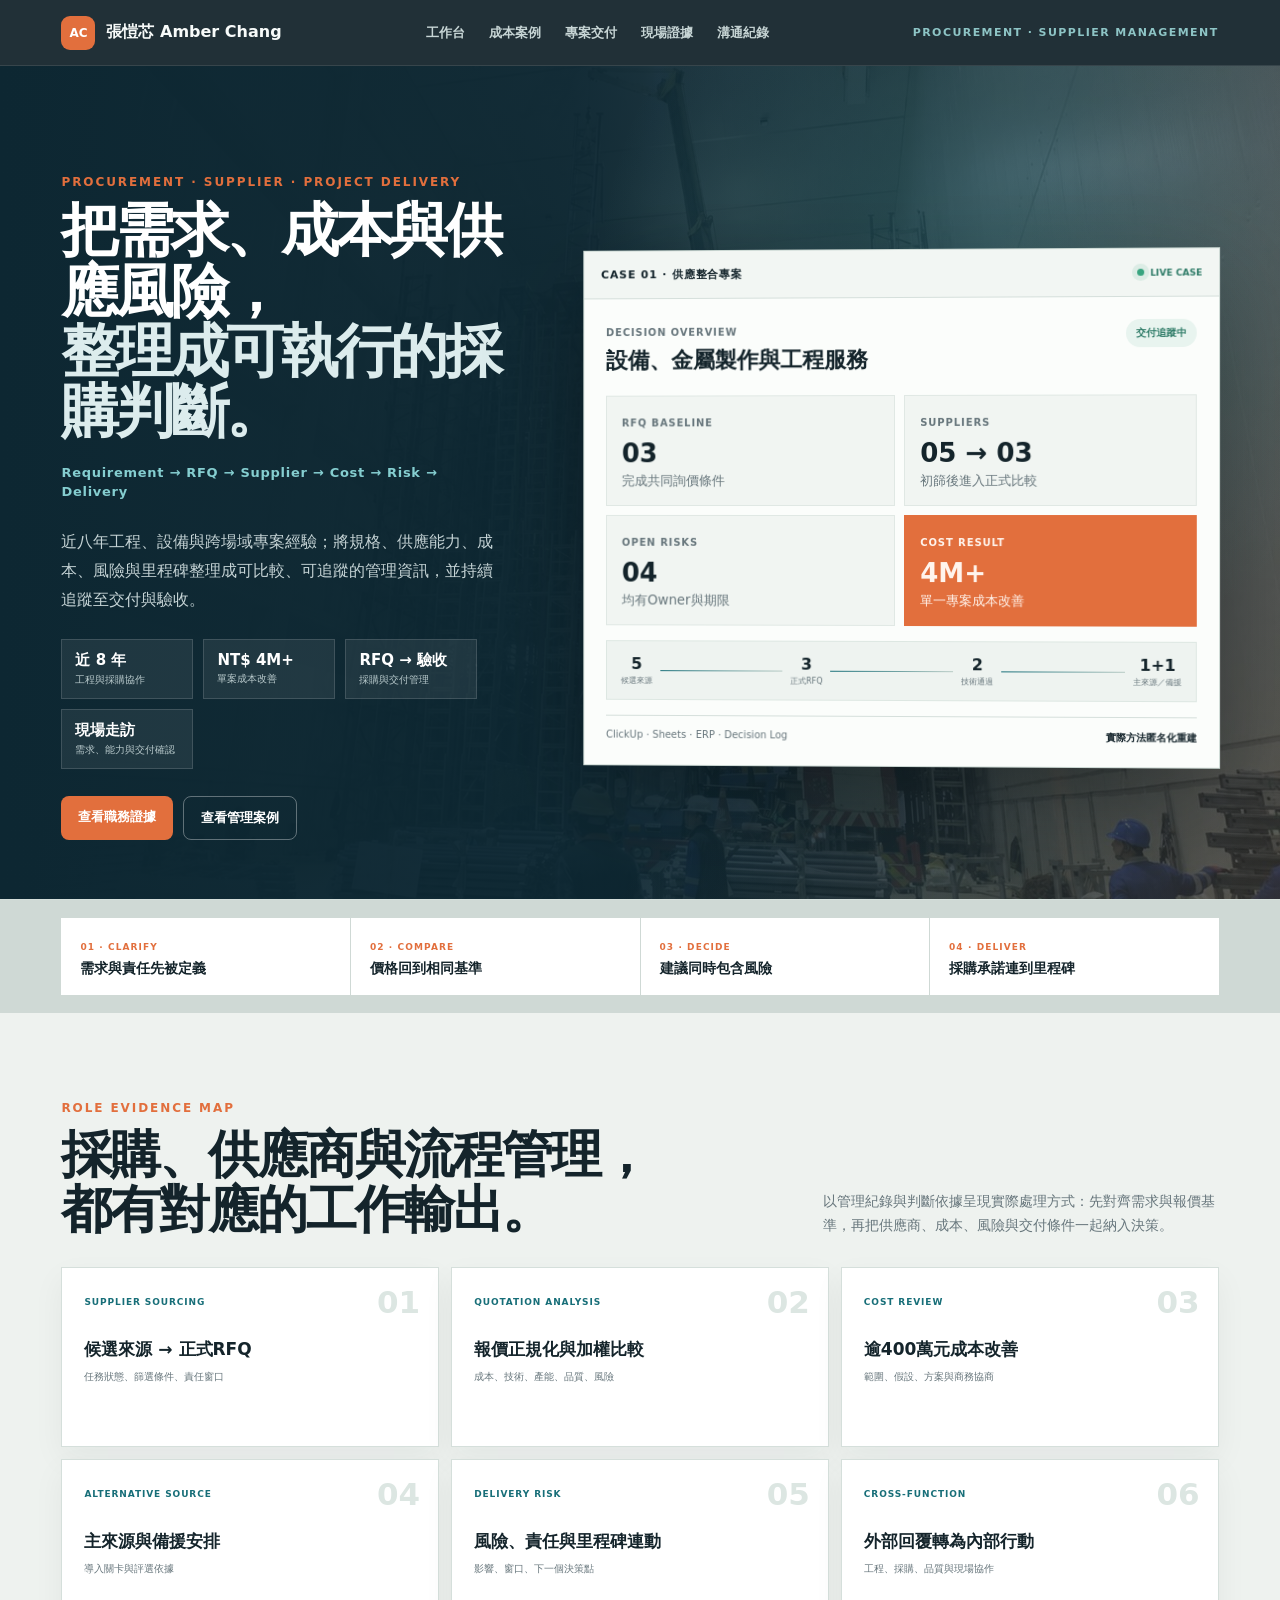
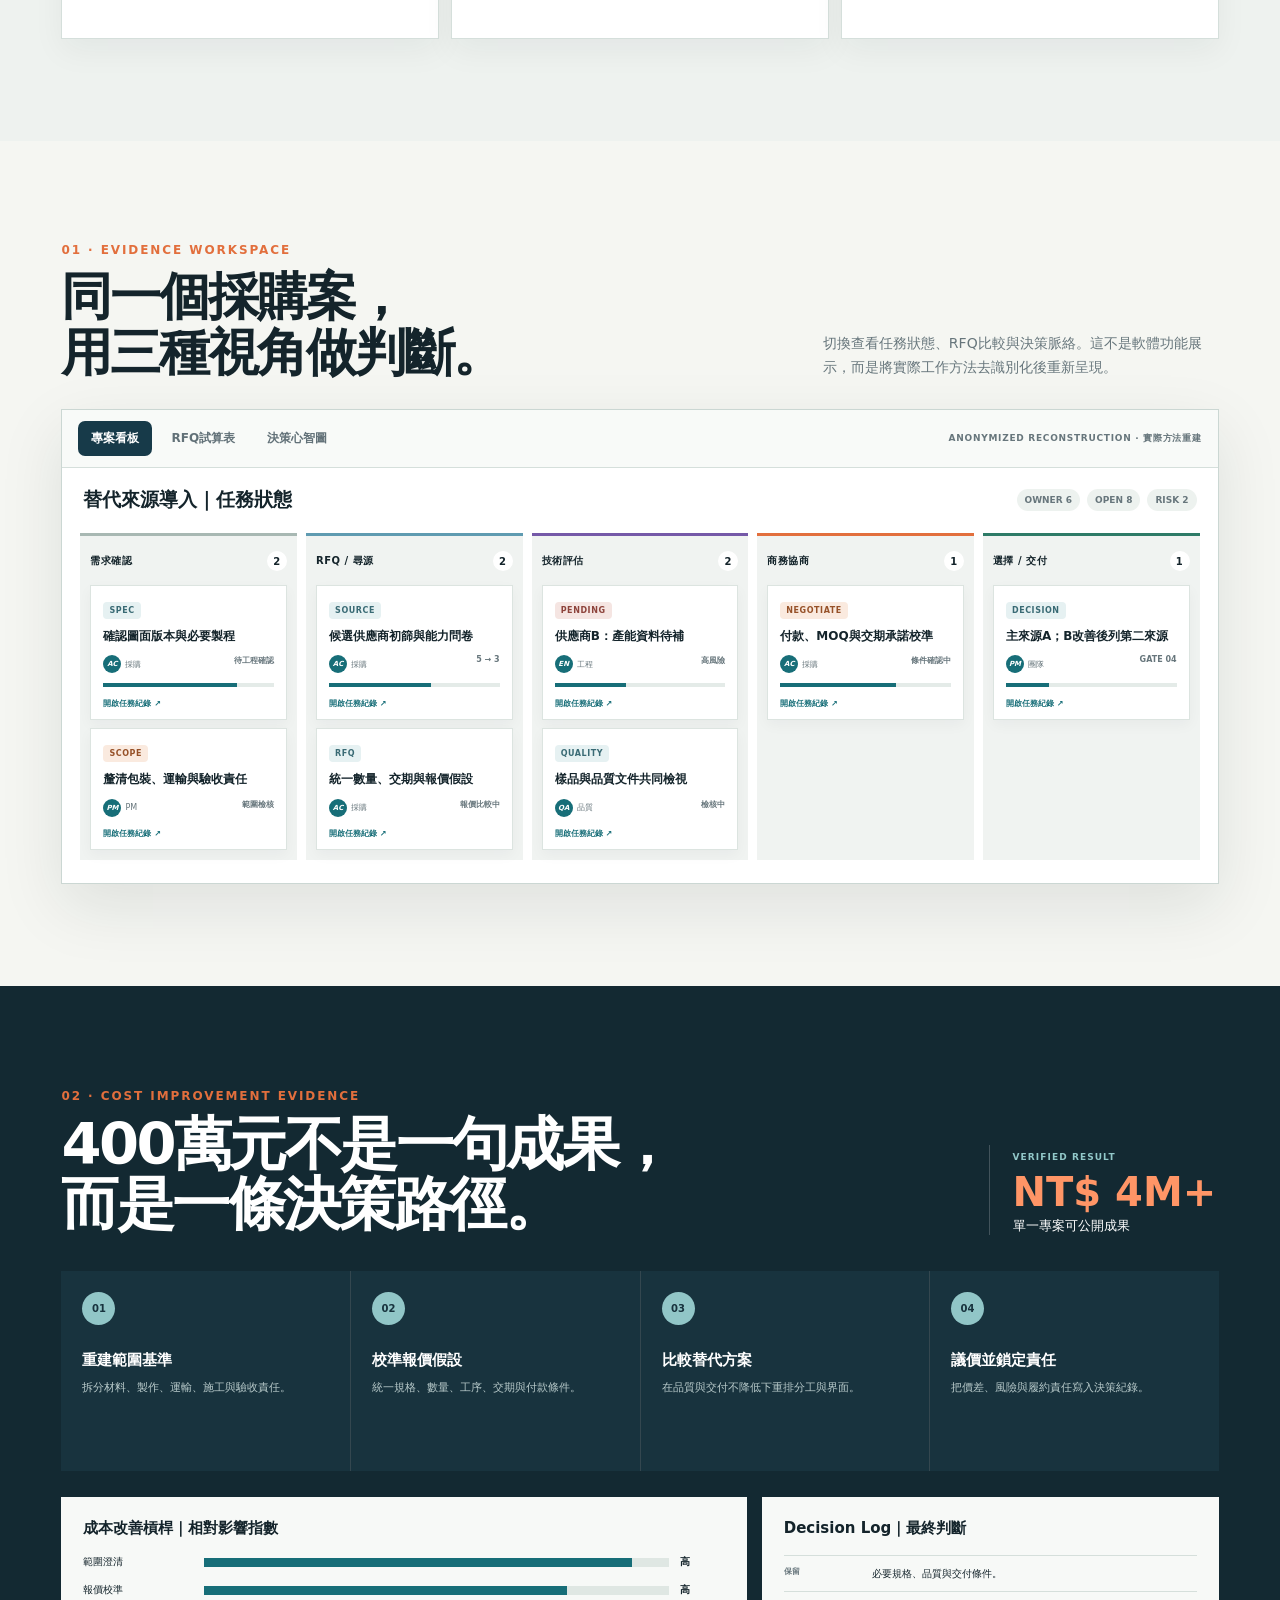
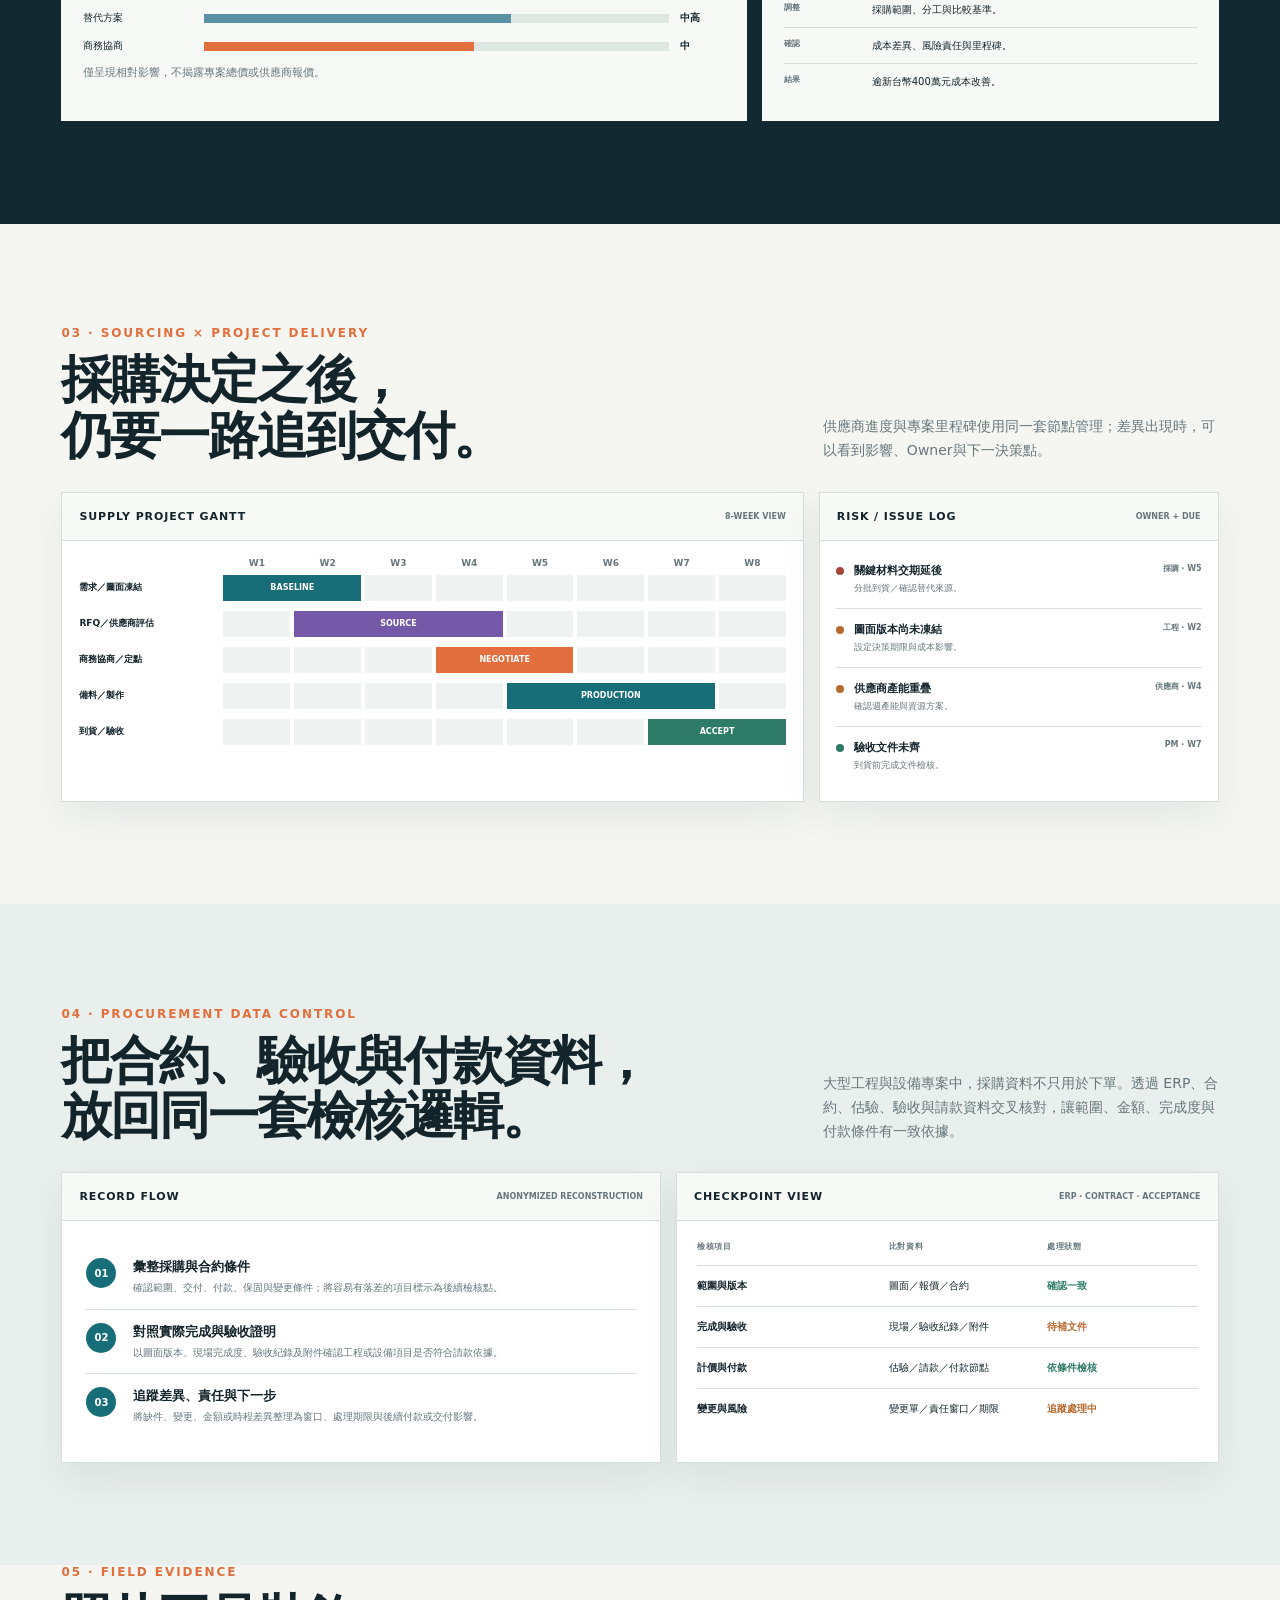
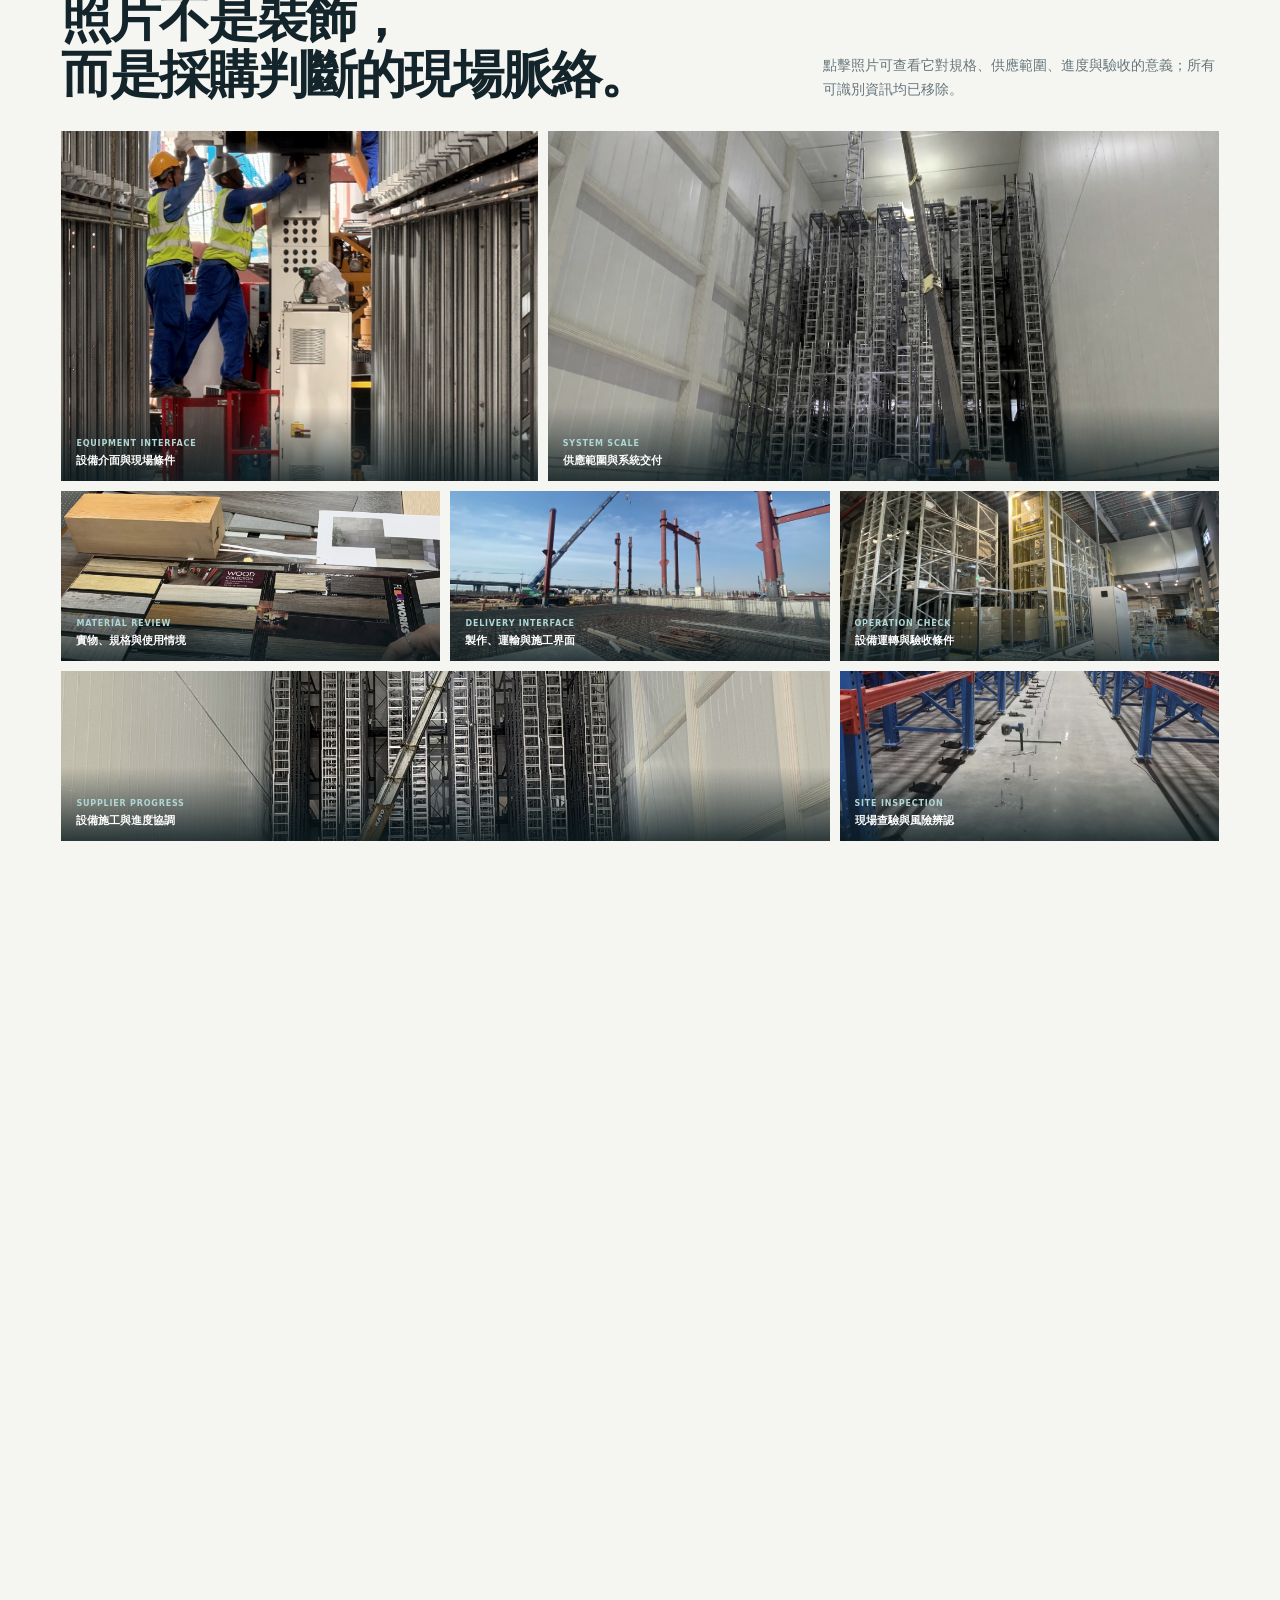
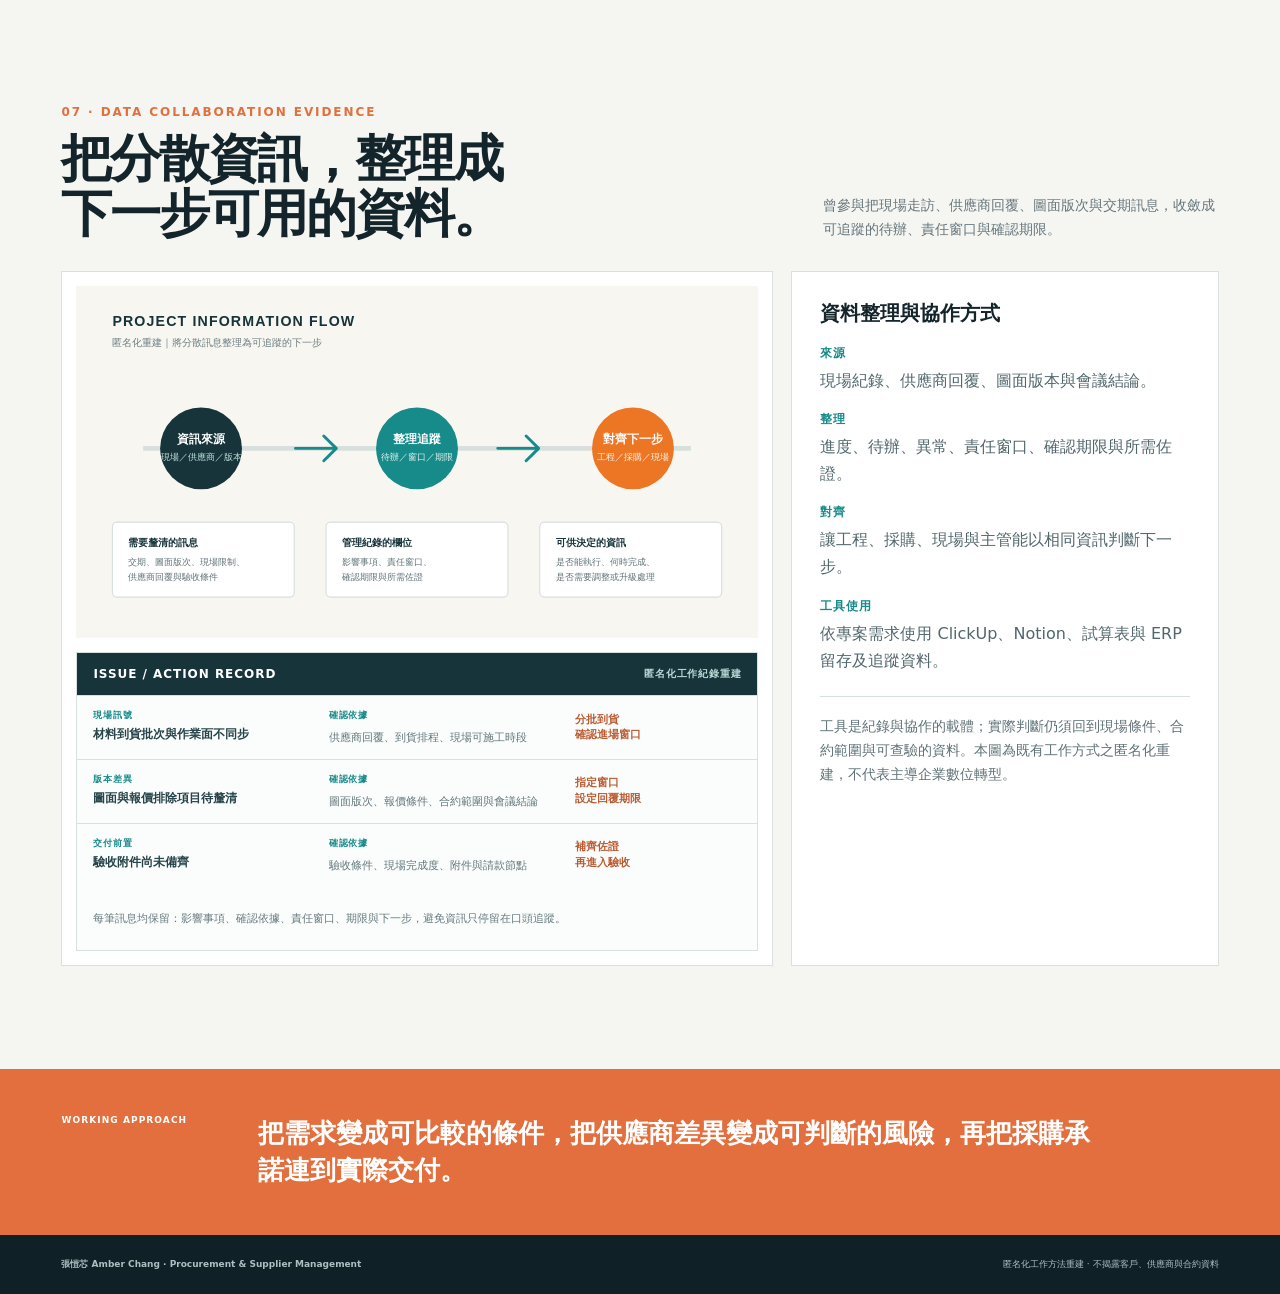
<file: procurement-supplier-portfolio-7c4d/index.html>
<!doctype html>
<html lang="zh-Hant">
<head>
  <meta charset="utf-8">
  <meta name="viewport" content="width=device-width, initial-scale=1">
  <title>張愷芯 Amber Chang｜採購與供應商管理作品集</title>
  <meta name="description" content="張愷芯的採購與供應商管理作品集：RFQ、供應商評估、成本分析、合約與專案交付。">
  <meta name="robots" content="noindex,nofollow">
  <meta property="og:title" content="張愷芯 Amber Chang｜採購與供應商管理作品集">
  <meta property="og:description" content="以實際工作邏輯重建 RFQ、供應商評估、成本與交付紀錄。">
  <meta property="og:type" content="website">
  <meta property="og:locale" content="zh_TW">
  <meta property="og:image" content="https://amberchang0718.github.io/field-equipment-interface.jpg">
  <link rel="icon" href="/favicon.svg" type="image/svg+xml">
  <style>
    :root{--ink:#14242b;--navy:#173a49;--teal:#176e78;--orange:#e26f3d;--paper:#f5f6f2;--white:#fff;--line:#d5dfdb;--muted:#67767c;--good:#2e7b67;--warn:#b76a2f;--danger:#a4483d;--purple:#7559a8;--shadow:0 22px 60px rgb(20 36 43/10%);--gutter:clamp(20px,4.8vw,74px)}
    *{box-sizing:border-box}html{scroll-behavior:smooth}body{margin:0;color:var(--ink);background:var(--paper);font-family:Inter,"Noto Sans TC","PingFang TC","Microsoft JhengHei",system-ui,sans-serif}button{font:inherit}img{display:block;width:100%}a{color:inherit;text-decoration:none}.eyebrow{margin:0 0 12px;color:var(--orange);font-size:12px;font-weight:850;letter-spacing:.16em}.micro{color:var(--muted);font-size:11px;line-height:1.55}
    .topbar{position:sticky;top:0;z-index:30;min-height:66px;padding:0 var(--gutter);display:flex;align-items:center;justify-content:space-between;gap:24px;color:#f8fbfa;background:rgb(20 36 43/94%);backdrop-filter:blur(15px);border-bottom:1px solid rgb(255 255 255/10%)}.brand{display:flex;align-items:center;gap:11px;font-weight:800;white-space:nowrap}.brand-mark{width:34px;height:34px;display:grid;place-items:center;border-radius:9px;color:white;background:var(--orange);font-size:12px}.topbar nav{display:flex;gap:24px;color:#c7d5d5;font-size:13px;font-weight:700}.role{color:#8ec5c6;font-size:11px;font-weight:850;letter-spacing:.13em;white-space:nowrap}
    .hero{padding:clamp(60px,8vw,108px) var(--gutter) 52px;display:grid;grid-template-columns:minmax(0,1.06fr) minmax(410px,.94fr);gap:clamp(36px,6vw,86px);align-items:center;background:linear-gradient(135deg,#fafbf8,#eaf0ed);border-bottom:1px solid var(--line)}.hero h1{max-width:760px;margin:0;font-size:clamp(44px,5.5vw,78px);line-height:.99;letter-spacing:-.055em}.hero h1 em{display:block;margin-top:20px;color:var(--teal);font-size:clamp(14px,1.2vw,17px);font-style:normal;letter-spacing:.055em;line-height:1.5}.hero-lead{max-width:680px;margin:26px 0 0;color:#4f6066;font-size:16px;line-height:1.8}.hero-actions{margin-top:27px;display:flex;flex-wrap:wrap;gap:10px}.hero-actions a{padding:12px 17px;border-radius:8px;color:white;background:var(--navy);font-size:13px;font-weight:800}.hero-actions a:last-child{color:var(--navy);background:transparent;border:1px solid #a9bbb8}
    .window{background:white;border:1px solid #cbd8d3;box-shadow:var(--shadow)}.window-bar,.artifact-title{min-height:48px;padding:0 17px;display:flex;align-items:center;justify-content:space-between;gap:12px;background:#f7f9f7;border-bottom:1px solid var(--line)}.window-bar strong,.artifact-title b{font-size:11px;letter-spacing:.08em}.snapshot{padding:22px}.snapshot-head{display:flex;justify-content:space-between;gap:18px}.snapshot-head span,.metric span{color:var(--muted);font-size:10px;font-weight:850;letter-spacing:.09em}.snapshot-head h2{margin:6px 0 0;font-size:22px}.status{padding:7px 10px;height:max-content;border-radius:99px;color:var(--good);background:#e8f4ef;font-size:10px;font-weight:900}.metrics{margin-top:20px;display:grid;grid-template-columns:1fr 1fr;gap:9px}.metric{min-height:103px;padding:15px;background:#f1f5f2;border:1px solid #e0e8e4}.metric strong{display:block;margin-top:8px;font-size:26px}.metric small{display:block;margin-top:4px;color:var(--muted)}.snapshot-foot{margin-top:15px;padding-top:13px;display:flex;justify-content:space-between;gap:10px;border-top:1px solid var(--line);color:var(--muted);font-size:10px}
    .proof-strip{padding:18px var(--gutter);display:grid;grid-template-columns:repeat(4,1fr);gap:1px;background:#cfd9d5}.proof-strip article{padding:17px 19px;background:white}.proof-strip span{color:var(--orange);font-size:9px;font-weight:900;letter-spacing:.12em}.proof-strip strong{display:block;margin-top:6px;font-size:14px}
    .section{padding:clamp(70px,8vw,108px) var(--gutter)}.section-head{max-width:1160px;margin:0 auto 29px;display:grid;grid-template-columns:minmax(0,1fr) minmax(280px,.55fr);gap:42px;align-items:end}.section-head h2{margin:0;font-size:clamp(35px,4vw,55px);line-height:1.08;letter-spacing:-.04em}.section-head>p{margin:0;color:var(--muted);font-size:14px;line-height:1.7}.shell{max-width:1160px;margin:0 auto;background:white;border:1px solid #cbd7d3;box-shadow:var(--shadow)}.toolbar{min-height:58px;padding:0 16px;display:flex;align-items:center;justify-content:space-between;gap:15px;background:#f8faf8;border-bottom:1px solid var(--line)}.tabs{display:flex;flex-wrap:wrap;gap:6px}.tab{padding:9px 13px;border:0;border-radius:7px;color:#627178;background:transparent;cursor:pointer;font-size:12px;font-weight:850}.tab.active{color:white;background:var(--navy)}.rebuild{color:var(--muted);font-size:9px;font-weight:850;letter-spacing:.08em}.panel{display:none}.panel.active{display:block}
    .board-head{padding:19px 21px 10px;display:flex;align-items:center;justify-content:space-between;gap:18px}.board-head h3{margin:0;font-size:19px}.board-meta{display:flex;gap:7px}.board-meta span{padding:6px 8px;border-radius:99px;color:var(--muted);background:#edf2ef;font-size:9px;font-weight:850}.kanban-scroll{overflow-x:auto;padding:10px 18px 23px}.kanban{min-width:1000px;display:grid;grid-template-columns:repeat(5,1fr);gap:9px}.lane{padding:10px;background:#f0f3f1;border-top:3px solid #a8b8b3}.lane:nth-child(2){border-color:#5f9bb1}.lane:nth-child(3){border-color:var(--purple)}.lane:nth-child(4){border-color:var(--orange)}.lane:nth-child(5){border-color:var(--good)}.lane-title{min-height:31px;display:flex;align-items:center;justify-content:space-between;font-size:10px;font-weight:900;letter-spacing:.05em}.lane-title i{width:20px;height:20px;display:grid;place-items:center;border-radius:50%;background:white;font-style:normal}.task{margin-top:8px;padding:12px;background:white;border:1px solid #dce4e0;box-shadow:0 5px 13px rgb(20 36 43/4%)}.tag{display:inline-block;padding:4px 6px;border-radius:4px;color:#396a74;background:#e6f1f2;font-size:8px;font-weight:900;letter-spacing:.07em}.tag.orange{color:#965128;background:#faeadf}.tag.red{color:#8d433b;background:#f5e5e2}.task h4{margin:9px 0 10px;font-size:12px;line-height:1.45}.task-line{display:flex;justify-content:space-between;gap:7px;color:var(--muted);font-size:8px}.owner{display:flex;align-items:center;gap:4px}.avatar{width:18px;height:18px;display:grid;place-items:center;border-radius:50%;color:white;background:var(--teal);font-size:7px;font-weight:900}.progress{margin-top:10px;height:4px;background:#e4ebe8}.progress i{display:block;height:100%;background:var(--teal)}
    .sheet-wrap{overflow-x:auto;background:#f7f9f7}.formula{min-width:900px;min-height:42px;padding:0 16px;display:flex;align-items:center;gap:12px;border-bottom:1px solid #dfe6e3;color:var(--muted);font-size:10px}.formula b{color:var(--teal);font-size:14px}.formula code{color:#43545b}.sheet{min-width:900px;width:100%;border-collapse:collapse;background:white;font-size:10px}.sheet th,.sheet td{padding:10px 11px;text-align:left;border-right:1px solid #e0e6e3;border-bottom:1px solid #e0e6e3}.sheet thead th{color:#506168;background:#eef2f0;font-weight:900}.rowno{width:34px;text-align:center!important;color:#84918e;background:#f1f4f2}.good{color:var(--good);font-weight:900}.warn{color:var(--warn);font-weight:900}.selected{background:#eef8f4;box-shadow:inset 0 0 0 2px var(--good)}.decision{color:white;background:var(--navy);font-weight:900}.sheet-summary{min-width:900px;padding:16px;display:grid;grid-template-columns:repeat(3,1fr);gap:9px;background:white}.sheet-summary article{padding:14px;border:1px solid var(--line)}.sheet-summary span{color:var(--muted);font-size:8px;font-weight:900;letter-spacing:.09em}.sheet-summary strong{display:block;margin-top:6px;font-size:13px}.sheet-tabs{min-width:900px;display:flex;gap:2px;padding:9px 11px 0;background:#f2f5f3}.sheet-tabs span{padding:8px 12px;color:var(--muted);background:#e5ebe8;font-size:9px;font-weight:800}.sheet-tabs span:first-child{color:var(--teal);background:white;border-top:2px solid var(--teal)}
    .map-panel{padding:28px;background:linear-gradient(145deg,#f8faf7,#eaf1ed)}.mind-map{min-height:500px;display:grid;grid-template-columns:repeat(3,1fr);grid-template-rows:repeat(3,1fr);gap:16px;position:relative}.mind-map:before,.mind-map:after{content:"";position:absolute;background:#b4c9c3}.mind-map:before{left:16%;right:16%;top:50%;height:1px}.mind-map:after{top:16%;bottom:16%;left:50%;width:1px}.node{z-index:1;align-self:center;padding:16px;border:1px solid #cad8d3;background:white;box-shadow:0 9px 22px rgb(20 36 43/7%)}.node span{color:var(--orange);font-size:8px;font-weight:900;letter-spacing:.1em}.node h4{margin:6px 0 7px;font-size:14px}.node p{margin:0;color:var(--muted);font-size:10px;line-height:1.5}.node.core{grid-column:2;grid-row:2;padding:24px;text-align:center;color:white;background:var(--navy);border-color:var(--navy)}.node.core span{color:#9ccfd0}.node.core h3{margin:7px 0 0;font-size:20px}.node:nth-of-type(2){grid-column:1;grid-row:1}.node:nth-of-type(3){grid-column:3;grid-row:1}.node:nth-of-type(4){grid-column:1;grid-row:3}.node:nth-of-type(5){grid-column:2;grid-row:3}.node:nth-of-type(6){grid-column:3;grid-row:3}
    .case{color:white;background:#132932}.case-wrap,.delivery-wrap,.field-wrap-head,.record-wrap-head{max-width:1160px;margin:auto}.case-head{display:flex;align-items:end;justify-content:space-between;gap:34px}.case-head h2{max-width:690px;margin:0;font-size:clamp(36px,4.5vw,58px);line-height:1.05;letter-spacing:-.045em}.case-result{min-width:230px;padding-left:23px;border-left:1px solid rgb(255 255 255/20%)}.case-result span{color:#92c8c9;font-size:9px;font-weight:900;letter-spacing:.12em}.case-result strong{display:block;margin-top:5px;color:#ff9566;font-size:40px}.trail{margin-top:36px;display:grid;grid-template-columns:repeat(4,1fr);gap:1px;background:rgb(255 255 255/14%)}.trail article{min-height:200px;padding:21px;background:#18333e}.trail i{width:33px;height:33px;display:grid;place-items:center;border-radius:50%;color:#18333e;background:#91c6c7;font-style:normal;font-size:10px;font-weight:900}.trail h3{margin:26px 0 9px;font-size:15px}.trail p{margin:0;color:#b9cbcb;font-size:11px;line-height:1.62}.case-artifact{margin-top:26px;display:grid;grid-template-columns:1.2fr .8fr;gap:15px}.lever-chart,.decision-note{padding:22px;color:var(--ink);background:#f7f9f7}.lever-chart h3,.decision-note h3{margin:0 0 17px;font-size:15px}.lever{margin-top:14px;display:grid;grid-template-columns:110px 1fr 45px;gap:11px;align-items:center;font-size:10px}.lever-track{height:9px;background:#dfe7e3}.lever-track i{display:block;height:100%;background:var(--teal)}.lever:nth-of-type(3) i{background:#5b91a4}.lever:nth-of-type(4) i{background:var(--orange)}.lever:nth-of-type(5) i{background:var(--good)}.decision-note dl{margin:0}.decision-note div{padding:10px 0;display:grid;grid-template-columns:78px 1fr;gap:10px;border-top:1px solid var(--line)}.decision-note dt{color:var(--muted);font-size:8px;font-weight:900}.decision-note dd{margin:0;font-size:10px;line-height:1.5}
    .delivery-grid{display:grid;grid-template-columns:1.3fr .7fr;gap:15px}.gantt,.risk-log{background:white;border:1px solid var(--line);box-shadow:0 15px 36px rgb(20 36 43/7%)}.artifact-title span{color:var(--muted);font-size:8px;font-weight:850}.gantt-scroll{overflow-x:auto}.gantt-grid{min-width:720px;padding:17px;display:grid;grid-template-columns:140px repeat(8,1fr);gap:4px;align-items:center;font-size:9px}.week{text-align:center;color:var(--muted);font-weight:800}.activity{min-height:32px;display:flex;align-items:center}.cell{height:26px;background:#eef2f0}.bar{height:26px;display:grid;place-items:center;color:white;background:var(--teal);font-size:8px;font-weight:900}.bar.orange{background:var(--orange)}.bar.purple{background:var(--purple)}.bar.good{background:var(--good)}.risk-list{padding:9px 16px 16px}.risk-item{padding:13px 0;display:grid;grid-template-columns:8px 1fr auto;gap:10px;align-items:start;border-bottom:1px solid var(--line)}.risk-item:last-child{border:0}.risk-dot{width:8px;height:8px;margin-top:4px;border-radius:50%;background:var(--warn)}.risk-dot.red{background:var(--danger)}.risk-dot.green{background:var(--good)}.risk-item h4{margin:0;font-size:11px}.risk-item p{margin:4px 0 0;color:var(--muted);font-size:9px;line-height:1.45}.risk-item b{color:var(--muted);font-size:8px;white-space:nowrap}
    .field{padding-top:0}.photo-grid{max-width:1160px;margin:auto;display:grid;grid-template-columns:1.15fr .85fr .85fr;grid-template-rows:230px 165px;gap:11px}.photo-grid figure{position:relative;margin:0;overflow:hidden;background:#d9e2de}.photo-grid figure:first-child{grid-row:1/3}.photo-grid figure:nth-child(2){grid-column:2/4}.photo-grid img{height:100%;object-fit:cover;filter:saturate(.75) contrast(1.03)}.photo-grid figcaption{position:absolute;left:0;right:0;bottom:0;padding:32px 15px 13px;color:white;background:linear-gradient(transparent,rgb(10 26 31/82%))}.photo-grid figcaption span{display:block;color:#afd7d5;font-size:8px;font-weight:900;letter-spacing:.1em}.photo-grid figcaption b{display:block;margin-top:5px;font-size:11px}
    .record{background:#e9efec}.record-grid{max-width:1160px;margin:auto;display:grid;grid-template-columns:.9fr 1.1fr;gap:15px}.english,.handoff{background:white;border:1px solid var(--line)}.email-body{padding:21px;color:#4f6066;font-family:ui-monospace,SFMono-Regular,Menlo,monospace;font-size:10px;line-height:1.68}.email-body p{margin:0 0 10px}.handoff-list{padding:11px 19px 19px}.handoff-list article{padding:13px 0;display:grid;grid-template-columns:90px 1fr auto;gap:11px;border-bottom:1px solid var(--line);align-items:center}.handoff-list article:last-child{border:0}.handoff-list span{color:var(--teal);font-size:8px;font-weight:900}.handoff-list b{font-size:11px}.handoff-list small{color:var(--muted);font-size:8px;white-space:nowrap}.closing{padding:46px var(--gutter);color:white;background:var(--orange)}.closing-inner{max-width:1160px;margin:auto;display:grid;grid-template-columns:165px 1fr;gap:32px}.closing span{font-size:9px;font-weight:900;letter-spacing:.12em}.closing p{max-width:850px;margin:0;font-size:clamp(18px,2vw,27px);font-weight:750;line-height:1.45}footer{padding:23px var(--gutter);display:flex;justify-content:space-between;gap:18px;color:#aebfc0;background:#0f2027;font-size:9px}
    @media(max-width:1000px){.topbar nav{display:none}.hero{grid-template-columns:1fr}.window{max-width:680px}.proof-strip{grid-template-columns:1fr 1fr}.section-head,.delivery-grid,.record-grid,.case-artifact{grid-template-columns:1fr}.trail{grid-template-columns:1fr 1fr}.photo-grid{grid-template-columns:1fr 1fr}.photo-grid figure:nth-child(2){grid-column:auto}}
    @media(max-width:680px){.role{display:none}.hero h1{font-size:42px}.hero-lead{font-size:14px}.metrics,.proof-strip,.trail{grid-template-columns:1fr}.section-head{gap:18px}.section-head h2{font-size:35px}.toolbar{padding:11px;align-items:flex-start;flex-direction:column}.map-panel{padding:15px}.mind-map{min-height:0;display:flex;flex-direction:column}.mind-map:before,.mind-map:after{display:none}.node.core{order:-1}.case-head{align-items:flex-start;flex-direction:column}.case-result{width:100%;padding:15px 0 0;border-left:0;border-top:1px solid rgb(255 255 255/20%)}.photo-grid{display:block}.photo-grid figure{min-height:290px;margin-bottom:9px}.closing-inner{grid-template-columns:1fr;gap:11px}footer{flex-direction:column}}
    @media(prefers-reduced-motion:reduce){html{scroll-behavior:auto}*,*:before,*:after{transition:none!important}}

    /* V3 — evidence-led visual system */
    .hero{position:relative;isolation:isolate;min-height:calc(100vh - 66px);grid-template-columns:minmax(0,.82fr) minmax(410px,1.18fr);color:white;background:#0d2732;overflow:hidden}
    .hero:before{content:"";position:absolute;z-index:0;inset:0;background:linear-gradient(90deg,#0d2732 0%,rgb(13 39 50/96%) 45%,rgb(13 39 50/66%) 100%),url('/field-highbay-install-clean.jpg') 57% 64%/cover no-repeat}
    .hero:after{content:"";position:absolute;z-index:0;inset:0;background:radial-gradient(circle at 78% 25%,rgb(91 187 190/22%),transparent 34%),linear-gradient(120deg,transparent 62%,rgb(226 111 61/14%))}.hero>*{position:relative;z-index:1}
    .hero-copy{max-width:740px}.hero h1{font-size:clamp(42px,4.5vw,66px);line-height:1.05}.hero h1 span{color:#dceced}.hero h1 em{color:#85ced0;font-size:13px}.hero-lead{color:#c5d3d5;max-width:630px}.hero-facts{margin-top:25px;display:flex;gap:10px;flex-wrap:wrap}.hero-facts span{min-width:132px;padding:11px 13px;color:#b9cacc;background:rgb(255 255 255/7%);border:1px solid rgb(255 255 255/14%);font-size:10px}.hero-facts b{display:block;margin-bottom:3px;color:white;font-size:15px}.hero-actions a{background:var(--orange)}.hero-actions a:last-child{color:white;border-color:rgb(255 255 255/34%)}
    .command-center{color:var(--ink);background:#fbfdfb;backdrop-filter:blur(15px);transform:perspective(1200px) rotateY(-1.5deg);box-shadow:0 35px 90px rgb(0 0 0/28%)}.command-center .window-bar{color:var(--ink);background:#f2f6f3}.command-center .snapshot-head h2,.command-center .metric strong,.command-center .snapshot-foot b{color:var(--ink)}.live-dot{display:flex;align-items:center;gap:6px;color:var(--good);font-size:9px;font-weight:900}.live-dot:before{content:"";width:7px;height:7px;border-radius:50%;background:#38a47f;box-shadow:0 0 0 5px rgb(56 164 127/12%)}.metric.accent{color:white;background:var(--orange);border-color:var(--orange)}.metric.accent span,.metric.accent small,.metric.accent strong{color:#fff4ed}.pipeline{margin-top:15px;padding:13px 14px;display:grid;grid-template-columns:auto 1fr auto 1fr auto 1fr auto;align-items:center;gap:8px;background:#eef3f0;border:1px solid #dde7e2}.pipeline div{text-align:center}.pipeline b{display:block;font-size:16px}.pipeline span{display:block;margin-top:2px;color:var(--muted);font-size:8px}.pipeline i{height:1px;background:linear-gradient(90deg,var(--teal),#b8cbc5)}
    .jd-proof{padding-top:88px;background:#eef2ef}.evidence-grid{max-width:1160px;margin:auto;display:grid;grid-template-columns:repeat(3,1fr);gap:12px}.evidence-grid a{position:relative;min-height:180px;padding:22px;background:white;border:1px solid var(--line);box-shadow:0 12px 30px rgb(20 36 43/5%);transition:.25s ease}.evidence-grid a:hover{transform:translateY(-5px);border-color:#8fbab8;box-shadow:0 20px 45px rgb(20 36 43/11%)}.evidence-grid span{color:var(--teal);font-size:9px;font-weight:900;letter-spacing:.1em}.evidence-grid b{display:block;max-width:235px;margin-top:29px;font-size:17px;line-height:1.35}.evidence-grid small{display:block;margin-top:8px;color:var(--muted);font-size:10px;line-height:1.55}.evidence-grid i{position:absolute;right:18px;top:16px;color:#dce6e2;font-style:normal;font-size:31px;font-weight:900}
    .weight-controls{min-width:900px;padding:14px 16px;display:flex;align-items:center;justify-content:space-between;gap:18px;background:#fff;border-bottom:1px solid var(--line)}.weight-controls>div:first-child span{display:block;font-size:11px;font-weight:900}.weight-controls small{display:block;margin-top:3px;color:var(--muted);font-size:9px}.weight-buttons{display:flex;gap:5px}.weight-btn{padding:8px 11px;border:1px solid var(--line);border-radius:6px;color:var(--muted);background:white;cursor:pointer;font-size:9px;font-weight:900}.weight-btn.active{color:white;background:var(--teal);border-color:var(--teal)}.score-total{transition:.25s ease}.score-total.winner{color:white;background:var(--good);box-shadow:inset 0 0 0 2px var(--good)}.task{position:relative;padding-bottom:32px;cursor:pointer;transition:.2s ease}.task:after{content:"開啟任務紀錄  ↗";position:absolute;left:12px;bottom:10px;color:var(--teal);font-size:8px;font-weight:900}.task:hover{transform:translateY(-2px);border-color:#8eb9b6;box-shadow:0 10px 22px rgb(20 36 43/10%)}
    .photo-grid{grid-template-columns:repeat(12,1fr);grid-template-rows:repeat(4,170px);gap:10px}.photo-grid figure,.photo-grid figure:first-child,.photo-grid figure:nth-child(2){grid-column:auto;grid-row:auto;cursor:zoom-in;transition:.28s ease}.photo-grid figure:nth-child(1){grid-column:span 5;grid-row:span 2}.photo-grid figure:nth-child(2){grid-column:span 7;grid-row:span 2}.photo-grid figure:nth-child(3),.photo-grid figure:nth-child(4),.photo-grid figure:nth-child(5){grid-column:span 4}.photo-grid figure:nth-child(6){grid-column:span 8}.photo-grid figure:nth-child(7){grid-column:span 4}.photo-grid img{width:100%;height:100%;display:block;object-fit:cover}.photo-grid figure:hover{transform:translateY(-4px);box-shadow:0 18px 35px rgb(20 36 43/18%)}
    .drawer-backdrop{position:fixed;z-index:80;inset:0;display:none;background:rgb(4 17 22/58%);backdrop-filter:blur(4px)}.drawer-backdrop.open{display:block}.drawer{position:absolute;right:0;top:0;bottom:0;width:min(520px,92vw);padding:28px;background:#f8faf8;box-shadow:-30px 0 80px rgb(0 0 0/24%);overflow:auto}.drawer-close,.lightbox-close{border:0;background:transparent;cursor:pointer;font-size:25px}.drawer-kicker{margin-top:42px;color:var(--orange);font-size:10px;font-weight:900;letter-spacing:.12em}.drawer h3{margin:10px 0 22px;font-size:31px;line-height:1.18}.drawer-grid{display:grid;gap:9px}.drawer-grid article{padding:16px;background:white;border:1px solid var(--line)}.drawer-grid span{color:var(--teal);font-size:8px;font-weight:900;letter-spacing:.1em}.drawer-grid p{margin:7px 0 0;color:#526269;font-size:12px;line-height:1.65}
    .lightbox{position:fixed;z-index:90;inset:0;display:none;place-items:center;padding:30px;background:rgb(5 18 23/88%)}.lightbox.open{display:grid}.lightbox-card{position:relative;width:min(1050px,94vw);max-height:90vh;display:grid;grid-template-columns:1.35fr .65fr;background:white;overflow:hidden}.lightbox-card img{height:100%;max-height:82vh;object-fit:cover}.lightbox-copy{padding:30px}.lightbox-copy span{color:var(--orange);font-size:9px;font-weight:900;letter-spacing:.1em}.lightbox-copy h3{margin:12px 0;font-size:26px}.lightbox-copy p{color:var(--muted);font-size:13px;line-height:1.75}.lightbox-close{position:absolute;right:14px;top:10px;z-index:2}
    [data-reveal]{opacity:0;transform:translateY(22px);transition:opacity .6s ease,transform .6s ease}[data-reveal].visible{opacity:1;transform:none}
    @media(max-width:1100px){.hero{grid-template-columns:minmax(0,.9fr) minmax(390px,1.1fr);gap:28px}.hero h1{font-size:clamp(39px,4.4vw,54px)}.snapshot{padding:17px}.metric{min-height:94px}.evidence-grid{grid-template-columns:repeat(2,1fr)}}
    @media(max-width:820px){.hero{min-height:auto;grid-template-columns:1fr}.command-center{max-width:none;transform:none}.evidence-grid{grid-template-columns:1fr 1fr}.photo-grid{grid-template-columns:1fr 1fr;grid-template-rows:none}.photo-grid figure,.photo-grid figure:first-child,.photo-grid figure:nth-child(2),.photo-grid figure:nth-child(n+3),.photo-grid figure:nth-child(6),.photo-grid figure:nth-child(7){grid-column:auto;grid-row:auto;min-height:280px}.lightbox-card{grid-template-columns:1fr}.lightbox-card img{max-height:52vh}}
    @media(max-width:580px){.evidence-grid{grid-template-columns:1fr}.hero-facts span{flex:1 1 120px}.pipeline{gap:4px;padding:10px 8px}.pipeline span{font-size:7px}.photo-grid{display:block}.weight-controls{align-items:flex-start;flex-direction:column}.lightbox{padding:12px}.lightbox-copy{padding:22px}}
    .data-control{background:#e9efec}.data-control-grid{max-width:1160px;margin:auto;display:grid;grid-template-columns:1.05fr .95fr;gap:15px}.data-flow,.data-check{background:#fff;border:1px solid var(--line);box-shadow:0 15px 36px rgb(20 36 43/7%)}.data-flow-body{padding:24px}.data-step{display:grid;grid-template-columns:35px 1fr;gap:12px;padding:13px 0;border-bottom:1px solid var(--line)}.data-step:last-child{border:0}.data-step i{width:30px;height:30px;display:grid;place-items:center;border-radius:50%;color:white;background:var(--teal);font-size:10px;font-style:normal;font-weight:900}.data-step b{display:block;font-size:13px}.data-step p{margin:4px 0 0;color:var(--muted);font-size:10px;line-height:1.55}.data-check-body{padding:20px}.check-row{display:grid;grid-template-columns:1.1fr .9fr .9fr;gap:8px;padding:13px 0;border-bottom:1px solid var(--line);font-size:10px}.check-row:first-child{padding-top:0;color:var(--muted);font-size:8px;font-weight:900;letter-spacing:.08em}.check-row:last-child{border-bottom:0}.check-row b{font-size:10px}.check-state{color:var(--good);font-weight:900}.check-state.review{color:var(--warn)}@media(max-width:800px){.data-control-grid{grid-template-columns:1fr}.check-row{grid-template-columns:1fr 1fr}.check-row span:first-child{grid-column:1/-1}}
  </style>
</head>
<body>
  <header class="topbar"><div class="brand"><span class="brand-mark">AC</span><span>張愷芯 Amber Chang</span></div><nav><a href="#evidence">工作台</a><a href="#cost">成本案例</a><a href="#delivery">專案交付</a><a href="#field">現場證據</a><a href="#record">溝通紀錄</a></nav><span class="role">PROCUREMENT · SUPPLIER MANAGEMENT</span></header>
  <main>
    <section class="hero">
      <div class="hero-copy"><p class="eyebrow">PROCUREMENT · SUPPLIER · PROJECT DELIVERY</p><h1>把需求、成本與供應風險，<br><span>整理成可執行的採購判斷。</span><em>Requirement → RFQ → Supplier → Cost → Risk → Delivery</em></h1><p class="hero-lead">近八年工程、設備與跨場域專案經驗；將規格、供應能力、成本、風險與里程碑整理成可比較、可追蹤的管理資訊，並持續追蹤至交付與驗收。</p><div class="hero-facts"><span><b>近 8 年</b>工程與採購協作</span><span><b>NT$ 4M+</b>單案成本改善</span><span><b>RFQ → 驗收</b>採購與交付管理</span><span><b>現場走訪</b>需求、能力與交付確認</span></div><div class="hero-actions"><a href="#case-proof">查看職務證據</a><a href="#evidence">查看管理案例</a></div></div>
      <aside class="window command-center"><div class="window-bar"><strong>CASE 01 · 供應整合專案</strong><span class="live-dot">LIVE CASE</span></div><div class="snapshot"><div class="snapshot-head"><div><span>DECISION OVERVIEW</span><h2>設備、金屬製作與工程服務</h2></div><b class="status">交付追蹤中</b></div><div class="metrics"><article class="metric"><span>RFQ BASELINE</span><strong>03</strong><small>完成共同詢價條件</small></article><article class="metric"><span>SUPPLIERS</span><strong>05 → 03</strong><small>初篩後進入正式比較</small></article><article class="metric"><span>OPEN RISKS</span><strong>04</strong><small>均有Owner與期限</small></article><article class="metric accent"><span>COST RESULT</span><strong>4M+</strong><small>單一專案成本改善</small></article></div><div class="pipeline" aria-label="供應商選擇漏斗"><div><b>5</b><span>候選來源</span></div><i></i><div><b>3</b><span>正式RFQ</span></div><i></i><div><b>2</b><span>技術通過</span></div><i></i><div><b>1+1</b><span>主來源／備援</span></div></div><div class="snapshot-foot"><span>ClickUp · Sheets · ERP · Decision Log</span><b>實際方法匿名化重建</b></div></div></aside>
    </section>
    <section class="proof-strip"><article><span>01 · CLARIFY</span><strong>需求與責任先被定義</strong></article><article><span>02 · COMPARE</span><strong>價格回到相同基準</strong></article><article><span>03 · DECIDE</span><strong>建議同時包含風險</strong></article><article><span>04 · DELIVER</span><strong>採購承諾連到里程碑</strong></article></section>
    <section class="section jd-proof" id="case-proof"><div class="section-head"><div><p class="eyebrow">ROLE EVIDENCE MAP</p><h2>採購、供應商與流程管理，<br>都有對應的工作輸出。</h2></div><p>以管理紀錄與判斷依據呈現實際處理方式：先對齊需求與報價基準，再把供應商、成本、風險與交付條件一起納入決策。</p></div><div class="evidence-grid"><a href="#evidence" data-open-panel="board-panel"><span>SUPPLIER SOURCING</span><b>候選來源 → 正式RFQ</b><small>任務狀態、篩選條件、責任窗口</small><i>01</i></a><a href="#evidence" data-open-panel="sheet-panel"><span>QUOTATION ANALYSIS</span><b>報價正規化與加權比較</b><small>成本、技術、產能、品質、風險</small><i>02</i></a><a href="#cost"><span>COST REVIEW</span><b>逾400萬元成本改善</b><small>範圍、假設、方案與商務協商</small><i>03</i></a><a href="#evidence" data-open-panel="map-panel"><span>ALTERNATIVE SOURCE</span><b>主來源與備援安排</b><small>導入關卡與評選依據</small><i>04</i></a><a href="#delivery"><span>DELIVERY RISK</span><b>風險、責任與里程碑連動</b><small>影響、窗口、下一個決策點</small><i>05</i></a><a href="#record"><span>CROSS-FUNCTION</span><b>外部回覆轉為內部行動</b><small>工程、採購、品質與現場協作</small><i>06</i></a></div></section>

    <section class="section" id="evidence"><div class="section-head"><div><p class="eyebrow">01 · EVIDENCE WORKSPACE</p><h2>同一個採購案，<br>用三種視角做判斷。</h2></div><p>切換查看任務狀態、RFQ比較與決策脈絡。這不是軟體功能展示，而是將實際工作方法去識別化後重新呈現。</p></div>
      <div class="shell"><div class="toolbar"><div class="tabs" role="tablist"><button class="tab active" type="button" data-panel="board-panel">專案看板</button><button class="tab" type="button" data-panel="sheet-panel">RFQ試算表</button><button class="tab" type="button" data-panel="map-panel">決策心智圖</button></div><span class="rebuild">ANONYMIZED RECONSTRUCTION · 實際方法重建</span></div>
        <div class="panel active" id="board-panel"><div class="board-head"><h3>替代來源導入｜任務狀態</h3><div class="board-meta"><span>OWNER 6</span><span>OPEN 8</span><span>RISK 2</span></div></div><div class="kanban-scroll"><div class="kanban">
          <section class="lane"><div class="lane-title">需求確認 <i>2</i></div><article class="task"><span class="tag">SPEC</span><h4>確認圖面版本與必要製程</h4><div class="task-line"><span class="owner"><i class="avatar">AC</i>採購</span><b>待工程確認</b></div><div class="progress"><i style="width:78%"></i></div></article><article class="task"><span class="tag orange">SCOPE</span><h4>釐清包裝、運輸與驗收責任</h4><div class="task-line"><span class="owner"><i class="avatar">PM</i>PM</span><b>範圍檢核</b></div></article></section>
          <section class="lane"><div class="lane-title">RFQ / 尋源 <i>2</i></div><article class="task"><span class="tag">SOURCE</span><h4>候選供應商初篩與能力問卷</h4><div class="task-line"><span class="owner"><i class="avatar">AC</i>採購</span><b>5 → 3</b></div><div class="progress"><i style="width:60%"></i></div></article><article class="task"><span class="tag">RFQ</span><h4>統一數量、交期與報價假設</h4><div class="task-line"><span class="owner"><i class="avatar">AC</i>採購</span><b>報價比較中</b></div></article></section>
          <section class="lane"><div class="lane-title">技術評估 <i>2</i></div><article class="task"><span class="tag red">PENDING</span><h4>供應商B：產能資料待補</h4><div class="task-line"><span class="owner"><i class="avatar">EN</i>工程</span><b>高風險</b></div><div class="progress"><i style="width:42%"></i></div></article><article class="task"><span class="tag">QUALITY</span><h4>樣品與品質文件共同檢視</h4><div class="task-line"><span class="owner"><i class="avatar">QA</i>品質</span><b>檢核中</b></div></article></section>
          <section class="lane"><div class="lane-title">商務協商 <i>1</i></div><article class="task"><span class="tag orange">NEGOTIATE</span><h4>付款、MOQ與交期承諾校準</h4><div class="task-line"><span class="owner"><i class="avatar">AC</i>採購</span><b>條件確認中</b></div><div class="progress"><i style="width:68%"></i></div></article></section>
          <section class="lane"><div class="lane-title">選擇 / 交付 <i>1</i></div><article class="task"><span class="tag">DECISION</span><h4>主來源A；B改善後列第二來源</h4><div class="task-line"><span class="owner"><i class="avatar">PM</i>團隊</span><b>GATE 04</b></div><div class="progress"><i style="width:25%"></i></div></article></section>
        </div></div></div>
        <div class="panel" id="sheet-panel" hidden><div class="sheet-wrap"><div class="weight-controls"><div><span>切換決策情境</span><small>觀察權重改變時，推薦結果如何調整</small></div><div class="weight-buttons"><button class="weight-btn active" type="button" data-mode="balanced">平衡評估</button><button class="weight-btn" type="button" data-mode="cost">成本優先</button><button class="weight-btn" type="button" data-mode="delivery">交期優先</button></div></div><div class="formula"><b>fx</b><code id="formulaText">=SUMPRODUCT(WEIGHT,SUPPLIER_SCORE)</code><span id="weightNote">技術25% · 成本25% · 產能20% · 品質15% · 商務10% · 風險5%</span></div><table class="sheet"><thead><tr><th class="rowno"></th><th>評估構面</th><th>權重</th><th>供應商A</th><th>供應商B</th><th>供應商C</th><th>判斷紀錄</th></tr></thead><tbody><tr><td class="rowno">1</td><td>技術與規格</td><td>25%</td><td class="good">23</td><td class="good">24</td><td>20</td><td>B技術佳，產能待補</td></tr><tr><td class="rowno">2</td><td>總評估成本</td><td>25%</td><td>20</td><td class="good">22</td><td class="good">24</td><td>C價格低，交期風險高</td></tr><tr><td class="rowno">3</td><td>產能與交期</td><td>20%</td><td class="good">18</td><td class="warn">15</td><td class="warn">12</td><td>A交付條件最完整</td></tr><tr><td class="rowno">4</td><td>品質與文件</td><td>15%</td><td class="good">14</td><td>13</td><td>11</td><td>A文件與異常回覆較完整</td></tr><tr><td class="rowno">5</td><td>商務條件</td><td>10%</td><td>8</td><td>8</td><td>9</td><td>付款與MOQ仍需協商</td></tr><tr><td class="rowno">6</td><td>供應風險</td><td>5%</td><td>4</td><td>3</td><td>2</td><td>C有關鍵材料依賴</td></tr><tr><td class="rowno">7</td><td><b>加權總分</b></td><td>100%</td><td class="selected score-total" id="scoreA"><b>87</b></td><td class="score-total" id="scoreB"><b>85</b></td><td class="score-total" id="scoreC"><b>78</b></td><td class="decision" id="decisionCell">主來源A／替代來源B</td></tr></tbody></table><div class="sheet-summary"><article><span>PRIMARY SOURCE</span><strong>供應商A｜交付穩定</strong></article><article><span>ALTERNATIVE</span><strong>供應商B｜補產能證據</strong></article><article><span>NEXT DECISION</span><strong>確認週產能與材料風險</strong></article></div><div class="sheet-tabs"><span>RFQ_COMPARE</span><span>QUOTE_NORMALIZE</span><span>SUPPLIER_RISK</span><span>DECISION_LOG</span></div></div></div>
        <div class="panel map-panel" id="map-panel" hidden><div class="mind-map"><article class="node core"><span>CORE</span><h3>Sourcing Decision</h3></article><article class="node"><span>REQUIREMENT</span><h4>需求基準</h4><p>圖面／規格／數量／範圍／驗收</p></article><article class="node"><span>SUPPLIER</span><h4>供應能力</h4><p>製程／品質／產能／實績／回覆</p></article><article class="node"><span>COST</span><h4>總評估成本</h4><p>單價／MOQ／物流／付款／變更</p></article><article class="node"><span>RISK</span><h4>供應風險</h4><p>單一來源／材料／交期／替代方案</p></article><article class="node"><span>DELIVERY</span><h4>專案承諾</h4><p>里程碑／Owner／異常／驗收</p></article></div></div>
      </div>
    </section>

    <section class="section case" id="cost"><div class="case-wrap"><div class="case-head"><div><p class="eyebrow">02 · COST IMPROVEMENT EVIDENCE</p><h2>400萬元不是一句成果，<br>而是一條決策路徑。</h2></div><div class="case-result"><span>VERIFIED RESULT</span><strong>NT$ 4M+</strong><small>單一專案可公開成果</small></div></div><div class="trail"><article><i>01</i><h3>重建範圍基準</h3><p>拆分材料、製作、運輸、施工與驗收責任。</p></article><article><i>02</i><h3>校準報價假設</h3><p>統一規格、數量、工序、交期與付款條件。</p></article><article><i>03</i><h3>比較替代方案</h3><p>在品質與交付不降低下重排分工與界面。</p></article><article><i>04</i><h3>議價並鎖定責任</h3><p>把價差、風險與履約責任寫入決策紀錄。</p></article></div><div class="case-artifact"><div class="lever-chart"><h3>成本改善槓桿｜相對影響指數</h3><div class="lever"><span>範圍澄清</span><div class="lever-track"><i style="width:92%"></i></div><b>高</b></div><div class="lever"><span>報價校準</span><div class="lever-track"><i style="width:78%"></i></div><b>高</b></div><div class="lever"><span>替代方案</span><div class="lever-track"><i style="width:66%"></i></div><b>中高</b></div><div class="lever"><span>商務協商</span><div class="lever-track"><i style="width:58%"></i></div><b>中</b></div><p class="micro">僅呈現相對影響，不揭露專案總價或供應商報價。</p></div><aside class="decision-note"><h3>Decision Log｜最終判斷</h3><dl><div><dt>保留</dt><dd>必要規格、品質與交付條件。</dd></div><div><dt>調整</dt><dd>採購範圍、分工與比較基準。</dd></div><div><dt>確認</dt><dd>成本差異、風險責任與里程碑。</dd></div><div><dt>結果</dt><dd>逾新台幣400萬元成本改善。</dd></div></dl></aside></div></div></section>

    <section class="section" id="delivery"><div class="delivery-wrap"><div class="section-head"><div><p class="eyebrow">03 · SOURCING × PROJECT DELIVERY</p><h2>採購決定之後，<br>仍要一路追到交付。</h2></div><p>供應商進度與專案里程碑使用同一套節點管理；差異出現時，可以看到影響、Owner與下一決策點。</p></div><div class="delivery-grid"><div class="gantt"><div class="artifact-title"><b>SUPPLY PROJECT GANTT</b><span>8-WEEK VIEW</span></div><div class="gantt-scroll"><div class="gantt-grid"><span></span><span class="week">W1</span><span class="week">W2</span><span class="week">W3</span><span class="week">W4</span><span class="week">W5</span><span class="week">W6</span><span class="week">W7</span><span class="week">W8</span><b class="activity">需求／圖面凍結</b><span class="bar" style="grid-column:2/4">BASELINE</span><i class="cell"></i><i class="cell"></i><i class="cell"></i><i class="cell"></i><i class="cell"></i><i class="cell"></i><b class="activity">RFQ／供應商評估</b><i class="cell"></i><span class="bar purple" style="grid-column:3/6">SOURCE</span><i class="cell"></i><i class="cell"></i><i class="cell"></i><i class="cell"></i><b class="activity">商務協商／定點</b><i class="cell"></i><i class="cell"></i><i class="cell"></i><span class="bar orange" style="grid-column:5/7">NEGOTIATE</span><i class="cell"></i><i class="cell"></i><i class="cell"></i><b class="activity">備料／製作</b><i class="cell"></i><i class="cell"></i><i class="cell"></i><i class="cell"></i><span class="bar" style="grid-column:6/9">PRODUCTION</span><i class="cell"></i><b class="activity">到貨／驗收</b><i class="cell"></i><i class="cell"></i><i class="cell"></i><i class="cell"></i><i class="cell"></i><i class="cell"></i><span class="bar good" style="grid-column:8/10">ACCEPT</span></div></div></div><aside class="risk-log"><div class="artifact-title"><b>RISK / ISSUE LOG</b><span>OWNER + DUE</span></div><div class="risk-list"><article class="risk-item"><i class="risk-dot red"></i><div><h4>關鍵材料交期延後</h4><p>分批到貨／確認替代來源。</p></div><b>採購 · W5</b></article><article class="risk-item"><i class="risk-dot"></i><div><h4>圖面版本尚未凍結</h4><p>設定決策期限與成本影響。</p></div><b>工程 · W2</b></article><article class="risk-item"><i class="risk-dot"></i><div><h4>供應商產能重疊</h4><p>確認週產能與資源方案。</p></div><b>供應商 · W4</b></article><article class="risk-item"><i class="risk-dot green"></i><div><h4>驗收文件未齊</h4><p>到貨前完成文件檢核。</p></div><b>PM · W7</b></article></div></aside></div></div></section>

    <section class="section data-control" id="data-control"><div class="section-head"><div><p class="eyebrow">04 · PROCUREMENT DATA CONTROL</p><h2>把合約、驗收與付款資料，<br>放回同一套檢核邏輯。</h2></div><p>大型工程與設備專案中，採購資料不只用於下單。透過 ERP、合約、估驗、驗收與請款資料交叉核對，讓範圍、金額、完成度與付款條件有一致依據。</p></div><div class="data-control-grid"><article class="data-flow"><div class="artifact-title"><b>RECORD FLOW</b><span>ANONYMIZED RECONSTRUCTION</span></div><div class="data-flow-body"><div class="data-step"><i>01</i><div><b>彙整採購與合約條件</b><p>確認範圍、交付、付款、保固與變更條件；將容易有落差的項目標示為後續檢核點。</p></div></div><div class="data-step"><i>02</i><div><b>對照實際完成與驗收證明</b><p>以圖面版本、現場完成度、驗收紀錄及附件確認工程或設備項目是否符合請款依據。</p></div></div><div class="data-step"><i>03</i><div><b>追蹤差異、責任與下一步</b><p>將缺件、變更、金額或時程差異整理為窗口、處理期限與後續付款或交付影響。</p></div></div></div></article><article class="data-check"><div class="artifact-title"><b>CHECKPOINT VIEW</b><span>ERP · CONTRACT · ACCEPTANCE</span></div><div class="data-check-body"><div class="check-row"><span>檢核項目</span><span>比對資料</span><span>處理狀態</span></div><div class="check-row"><b>範圍與版本</b><span>圖面／報價／合約</span><span class="check-state">確認一致</span></div><div class="check-row"><b>完成與驗收</b><span>現場／驗收紀錄／附件</span><span class="check-state review">待補文件</span></div><div class="check-row"><b>計價與付款</b><span>估驗／請款／付款節點</span><span class="check-state">依條件檢核</span></div><div class="check-row"><b>變更與風險</b><span>變更單／責任窗口／期限</span><span class="check-state review">追蹤處理中</span></div></div></article></div></section>

    <section class="section field" id="field"><div class="section-head"><div><p class="eyebrow">05 · FIELD EVIDENCE</p><h2>照片不是裝飾，<br>而是採購判斷的現場脈絡。</h2></div><p>點擊照片可查看它對規格、供應範圍、進度與驗收的意義；所有可識別資訊均已移除。</p></div><div class="photo-grid"><figure tabindex="0" data-note="確認設備介面、安裝空間與現場限制，避免詢價範圍與實際需求脫節。"><img src="/field-equipment-interface.jpg" alt="自動化設備安裝現場"><figcaption><span>EQUIPMENT INTERFACE</span><b>設備介面與現場條件</b></figcaption></figure><figure tabindex="0" data-note="大型系統的交付由材料、製作、運輸、安裝與測試共同構成，採購進度必須連到整體里程碑。"><img src="/field-highbay-install-clean.jpg" alt="大型自動化倉儲施工現場"><figcaption><span>SYSTEM SCALE</span><b>供應範圍與系統交付</b></figcaption></figure><figure tabindex="0" data-note="材料與樣品需對照圖面、規格、實際用途及驗收條件，讓供應商在同一基準上回覆。"><img src="/field-material-review.jpg" alt="材料與樣品確認"><figcaption><span>MATERIAL REVIEW</span><b>實物、規格與使用情境</b></figcaption></figure><figure tabindex="0" data-note="鋼構製作、運輸與現場吊裝互相依賴，任一界面未定義都可能轉為追加成本或工期風險。"><img src="/field-structure-install.jpg" alt="大型鋼構吊裝現場"><figcaption><span>DELIVERY INTERFACE</span><b>製作、運輸與施工界面</b></figcaption></figure><figure tabindex="0" data-note="設備導入不只看採購價格，也需確認測試條件、操作需求、維護介面與後續責任。"><img src="/field-system-operating.jpg" alt="自動化系統運作現場"><figcaption><span>OPERATION CHECK</span><b>設備運轉與驗收條件</b></figcaption></figure><figure tabindex="0" data-note="供應商進度需與現場工序及其他承攬界面同步，才能提早辨認資源衝突與交付瓶頸。"><img src="/field-automation-lift.jpg" alt="自動化設備施工畫面"><figcaption><span>SUPPLIER PROGRESS</span><b>設備施工與進度協調</b></figcaption></figure><figure tabindex="0" data-note="走入現場確認尺寸、動線與安裝條件，是把圖面需求轉成可交付採購範圍的重要步驟。"><img src="/field-aisle-inspection.jpg" alt="現場走道與設備檢查"><figcaption><span>SITE INSPECTION</span><b>現場查驗與風險辨認</b></figcaption></figure></div></section>

    <section class="section record" id="record"><div class="section-head"><div><p class="eyebrow">06 · COMMUNICATION EVIDENCE</p><h2>讓外部回覆，<br>變成內部可執行條件。</h2></div><p>以工作輸出呈現供應商溝通：確認規格、交期、產能與商務條件，再轉成內部責任與下一步。</p></div><div class="record-grid"><article class="english"><div class="artifact-title"><b>RFQ CLARIFICATION · EMAIL</b><span>WORKING ENGLISH</span></div><div class="email-body"><p>Subject: RFQ Baseline and Supplier Readiness Confirmation</p><p>Please confirm the following items based on the latest drawing:</p><p>• material specification and included processes<br>• production lead time and available capacity<br>• packaging, delivery and payment terms<br>• known supply risks and available alternatives</p><p>Please identify any exclusions or assumptions in the quotation.</p></div></article><article class="handoff"><div class="artifact-title"><b>INTERNAL HANDOFF</b><span>DECISION RECORD</span></div><div class="handoff-list"><article><span>TECHNICAL</span><b>規格與排除項目</b><small>工程確認</small></article><article><span>CAPACITY</span><b>產能與交付條件</b><small>供應商回覆</small></article><article><span>COMMERCIAL</span><b>總成本、MOQ與付款</b><small>採購比較</small></article><article><span>RISK</span><b>材料依賴與交期影響</b><small>窗口＋期限</small></article><article><span>NEXT STEP</span><b>責任窗口與決策點</b><small>行動紀錄</small></article></div></article></div></section>
    <section class="section" id="information-flow">
      <style>
        .info-evidence{display:grid;grid-template-columns:minmax(0,1.25fr) minmax(260px,.75fr);gap:18px;align-items:stretch}.info-evidence figure,.info-evidence aside{margin:0;background:#fff;border:1px solid #d8e1df}.info-evidence figure{padding:14px}.info-evidence img{display:block;width:100%;height:auto}.info-evidence aside{padding:28px}.info-evidence h3{margin:0 0 18px;font-size:20px}.info-evidence dl{margin:0}.info-evidence dt{margin-top:17px;color:#168b8a;font-size:12px;font-weight:800;letter-spacing:.08em}.info-evidence dd{margin:5px 0 0;color:#52676c;line-height:1.7}.info-evidence .note{margin-top:22px;padding-top:18px;border-top:1px solid #d8e1df;color:#607277;font-size:14px;line-height:1.7}.record-sample{margin-top:14px;border:1px solid #d8e1df;background:#fbfdfc;text-align:left}.record-sample-head{display:flex;justify-content:space-between;gap:14px;padding:14px 16px;background:#16343a;color:white}.record-sample-head b{font-size:12px;letter-spacing:.08em}.record-sample-head span{color:#b7d8d4;font-size:10px;font-weight:800;letter-spacing:.08em}.record-sample-row{display:grid;grid-template-columns:1.05fr 1.1fr .78fr;padding:13px 16px;border-top:1px solid #d8e1df;gap:12px}.record-sample-row small{display:block;margin-bottom:4px;color:#168b8a;font-size:9px;font-weight:900;letter-spacing:.08em}.record-sample-row b{display:block;color:#27444a;font-size:12px;line-height:1.45}.record-sample-row span{color:#61767a;font-size:11px;line-height:1.45}.record-sample-row em{align-self:center;color:#ba5b32;font-size:11px;font-style:normal;font-weight:900;line-height:1.45}.record-sample-foot{padding:12px 16px;color:#66797d;font-size:11px;line-height:1.6}@media(max-width:780px){.info-evidence{grid-template-columns:1fr}.info-evidence aside{padding:22px}.record-sample-row{grid-template-columns:1fr}.record-sample-row em{align-self:auto}}
      </style>
      <div class="section-head"><div><p class="eyebrow">07 · DATA COLLABORATION EVIDENCE</p><h2>把分散資訊，整理成<br>下一步可用的資料。</h2></div><p>曾參與把現場走訪、供應商回覆、圖面版次與交期訊息，收斂成可追蹤的待辦、責任窗口與確認期限。</p></div>
      <div class="info-evidence"><figure><img src="information-flow.svg" alt="將現場、供應商與版本訊息整理為待辦、責任窗口及確認期限的流程圖"><div class="record-sample"><div class="record-sample-head"><b>ISSUE / ACTION RECORD</b><span>匿名化工作紀錄重建</span></div><div class="record-sample-row"><div><small>現場訊號</small><b>材料到貨批次與作業面不同步</b></div><div><small>確認依據</small><span>供應商回覆、到貨排程、現場可施工時段</span></div><em>分批到貨<br>確認進場窗口</em></div><div class="record-sample-row"><div><small>版本差異</small><b>圖面與報價排除項目待釐清</b></div><div><small>確認依據</small><span>圖面版次、報價條件、合約範圍與會議結論</span></div><em>指定窗口<br>設定回覆期限</em></div><div class="record-sample-row"><div><small>交付前置</small><b>驗收附件尚未備齊</b></div><div><small>確認依據</small><span>驗收條件、現場完成度、附件與請款節點</span></div><em>補齊佐證<br>再進入驗收</em></div><p class="record-sample-foot">每筆訊息均保留：影響事項、確認依據、責任窗口、期限與下一步，避免資訊只停留在口頭追蹤。</p></div></figure><aside><h3>資料整理與協作方式</h3><dl><dt>來源</dt><dd>現場紀錄、供應商回覆、圖面版本與會議結論。</dd><dt>整理</dt><dd>進度、待辦、異常、責任窗口、確認期限與所需佐證。</dd><dt>對齊</dt><dd>讓工程、採購、現場與主管能以相同資訊判斷下一步。</dd><dt>工具使用</dt><dd>依專案需求使用 ClickUp、Notion、試算表與 ERP 留存及追蹤資料。</dd></dl><p class="note">工具是紀錄與協作的載體；實際判斷仍須回到現場條件、合約範圍與可查驗的資料。本圖為既有工作方式之匿名化重建，不代表主導企業數位轉型。</p></aside></div>
    </section>
  </main>
  <section class="closing"><div class="closing-inner"><span>WORKING APPROACH</span><p>把需求變成可比較的條件，把供應商差異變成可判斷的風險，再把採購承諾連到實際交付。</p></div></section><footer><strong>張愷芯 Amber Chang · Procurement &amp; Supplier Management</strong><span>匿名化工作方法重建 · 不揭露客戶、供應商與合約資料</span></footer>

  <div class="drawer-backdrop" id="taskDrawer" aria-hidden="true"><aside class="drawer" role="dialog" aria-modal="true" aria-labelledby="drawerTitle"><button class="drawer-close" type="button" aria-label="關閉">×</button><p class="drawer-kicker">TASK DECISION RECORD</p><h3 id="drawerTitle"></h3><div class="drawer-grid"><article><span>WHY｜為何需要處理</span><p id="drawerWhy"></p></article><article><span>INPUT｜判斷依據</span><p id="drawerInput"></p></article><article><span>ACTION｜推進方式</span><p id="drawerAction"></p></article><article><span>OUTPUT｜留下的結果</span><p id="drawerOutput"></p></article></div></aside></div>
  <div class="lightbox" id="photoLightbox" aria-hidden="true"><div class="lightbox-card"><button class="lightbox-close" type="button" aria-label="關閉">×</button><img id="lightboxImage" alt=""><div class="lightbox-copy"><span>FIELD EVIDENCE</span><h3 id="lightboxTitle"></h3><p id="lightboxNote"></p><small class="micro">去識別化現場照片；僅用於說明採購與交付判斷。</small></div></div></div>
  <script>
    const tabs=document.querySelectorAll('.tab'),panels=document.querySelectorAll('.panel');
    function openPanel(id){tabs.forEach(x=>x.classList.toggle('active',x.dataset.panel===id));panels.forEach(x=>{const on=x.id===id;x.classList.toggle('active',on);x.hidden=!on})}
    tabs.forEach(tab=>tab.addEventListener('click',()=>openPanel(tab.dataset.panel)));
    document.querySelectorAll('[data-open-panel]').forEach(link=>link.addEventListener('click',()=>openPanel(link.dataset.openPanel)));

    const scoreA=document.getElementById('scoreA'),scoreB=document.getElementById('scoreB'),scoreC=document.getElementById('scoreC'),decisionCell=document.getElementById('decisionCell'),weightNote=document.getElementById('weightNote');
    const modes={
      balanced:{scores:[87,85,78],decision:'主來源A／替代來源B',note:'技術25% · 成本25% · 產能20% · 品質15% · 商務10% · 風險5%'},
      cost:{scores:[82,88,86],decision:'成本情境：B優先；A保留交付備援',note:'技術20% · 成本40% · 產能15% · 品質10% · 商務10% · 風險5%'},
      delivery:{scores:[91,80,70],decision:'交期情境：A優先；同步降低單一來源風險',note:'技術20% · 成本15% · 產能35% · 品質15% · 商務5% · 風險10%'}
    };
    document.querySelectorAll('.weight-btn').forEach(btn=>btn.addEventListener('click',()=>{
      document.querySelectorAll('.weight-btn').forEach(x=>x.classList.remove('active'));btn.classList.add('active');
      const m=modes[btn.dataset.mode],cells=[scoreA,scoreB,scoreC];cells.forEach((cell,i)=>{cell.querySelector('b').textContent=m.scores[i];cell.classList.toggle('winner',m.scores[i]===Math.max(...m.scores));cell.classList.remove('selected')});
      decisionCell.textContent=m.decision;weightNote.textContent=m.note;
    }));

    const taskDetails={
      '確認圖面版本與必要製程':['圖面版本若未鎖定，報價、備料與後續變更都失去共同基準。','圖面版本、材料規格、必要製程、現場介面。','邀集工程與需求端確認必要條件與待澄清項目，設定回覆期限。','RFQ基準表、未決項目清單與版本紀錄。'],
      '釐清包裝、運輸與驗收責任':['責任界面不清容易在交付階段轉成追加費用或延誤。','供應範圍、進場條件、包裝與驗收要求。','把材料、製作、運輸、安裝、測試逐項指定責任方。','Scope matrix與驗收付款節點。'],
      '候選供應商初篩與能力問卷':['新來源需先證明能做、能交、也願意承擔責任。','製程設備、實績、產能、品質制度及合作條件。','設定必要條件與淘汰標準，先篩再進入正式RFQ。','候選5家收斂為3家正式比較。'],
      '統一數量、交期與報價假設':['條件不同的報價無法支持公平決策。','數量、幣別、MOQ、交期、付款、保固及排除項目。','將各家假設正規化，另外標示例外與風險。','可追溯的RFQ比較表與澄清紀錄。'],
      '供應商B：產能資料待補':['口頭承諾不足以證明高峰期間仍可準時交付。','週產能、設備負荷、關鍵材料與既有訂單。','要求提供產能佐證與改善方案，未完成前不列主來源。','保留技術優勢，但將其列為有條件備援。'],
      '樣品與品質文件共同檢視':['最低價格不能取代規格與品質符合。','樣品、檢驗資料、異常回覆及允收基準。','由工程、品質與採購共同記錄差異與改善責任。','技術通過清單與未結品質議題。'],
      '付款、MOQ與交期承諾校準':['商務條件會同時影響現金、庫存與交付風險。','報價、付款、MOQ、交期及保固。','以總評估成本與風險交換條件，不只壓低單價。','議價紀錄、承諾交期與合約條件。'],
      '主來源A；B改善後列第二來源':['主來源須兼顧當期交付，也要保留供應韌性。','加權評估、技術結論、產能與風險改善計畫。','A承接主交付；B完成產能改善後作第二來源。','供應商選擇建議與後續導入里程碑。']
    };
    const drawer=document.getElementById('taskDrawer'),drawerTitle=document.getElementById('drawerTitle'),drawerWhy=document.getElementById('drawerWhy'),drawerInput=document.getElementById('drawerInput'),drawerAction=document.getElementById('drawerAction'),drawerOutput=document.getElementById('drawerOutput');
    function closeDrawer(){drawer.classList.remove('open');drawer.setAttribute('aria-hidden','true')}
    document.querySelectorAll('.task').forEach(task=>{task.tabIndex=0;task.setAttribute('role','button');const open=()=>{const title=task.querySelector('h4').textContent,d=taskDetails[title]||['此任務會影響採購決策。','需求、條件與風險資訊。','確認責任與期限並持續追蹤。','可追溯的決策或交付紀錄。'];drawerTitle.textContent=title;[drawerWhy,drawerInput,drawerAction,drawerOutput].forEach((el,i)=>el.textContent=d[i]);drawer.classList.add('open');drawer.setAttribute('aria-hidden','false')};task.addEventListener('click',open);task.addEventListener('keydown',e=>{if(e.key==='Enter'||e.key===' ')open()})});
    drawer.querySelector('.drawer-close').addEventListener('click',closeDrawer);drawer.addEventListener('click',e=>{if(e.target===drawer)closeDrawer()});

    const lightbox=document.getElementById('photoLightbox'),lightboxImage=document.getElementById('lightboxImage'),lightboxTitle=document.getElementById('lightboxTitle'),lightboxNote=document.getElementById('lightboxNote');
    function closeLightbox(){lightbox.classList.remove('open');lightbox.setAttribute('aria-hidden','true')}
    document.querySelectorAll('.photo-grid figure').forEach(fig=>{const open=()=>{const img=fig.querySelector('img');lightboxImage.src=img.src;lightboxImage.alt=img.alt;lightboxTitle.textContent=fig.querySelector('b').textContent;lightboxNote.textContent=fig.dataset.note;lightbox.classList.add('open');lightbox.setAttribute('aria-hidden','false')};fig.addEventListener('click',open);fig.addEventListener('keydown',e=>{if(e.key==='Enter')open()})});
    lightbox.querySelector('.lightbox-close').addEventListener('click',closeLightbox);lightbox.addEventListener('click',e=>{if(e.target===lightbox)closeLightbox()});
    document.addEventListener('keydown',e=>{if(e.key==='Escape'){closeDrawer();closeLightbox()}});

    document.querySelectorAll('main>section').forEach(s=>s.setAttribute('data-reveal',''));
    const observer=new IntersectionObserver(entries=>entries.forEach(e=>{if(e.isIntersecting){e.target.classList.add('visible');observer.unobserve(e.target)}}),{threshold:.08});
    document.querySelectorAll('[data-reveal]').forEach(el=>observer.observe(el));
  </script>
</body>
</html>
</file>
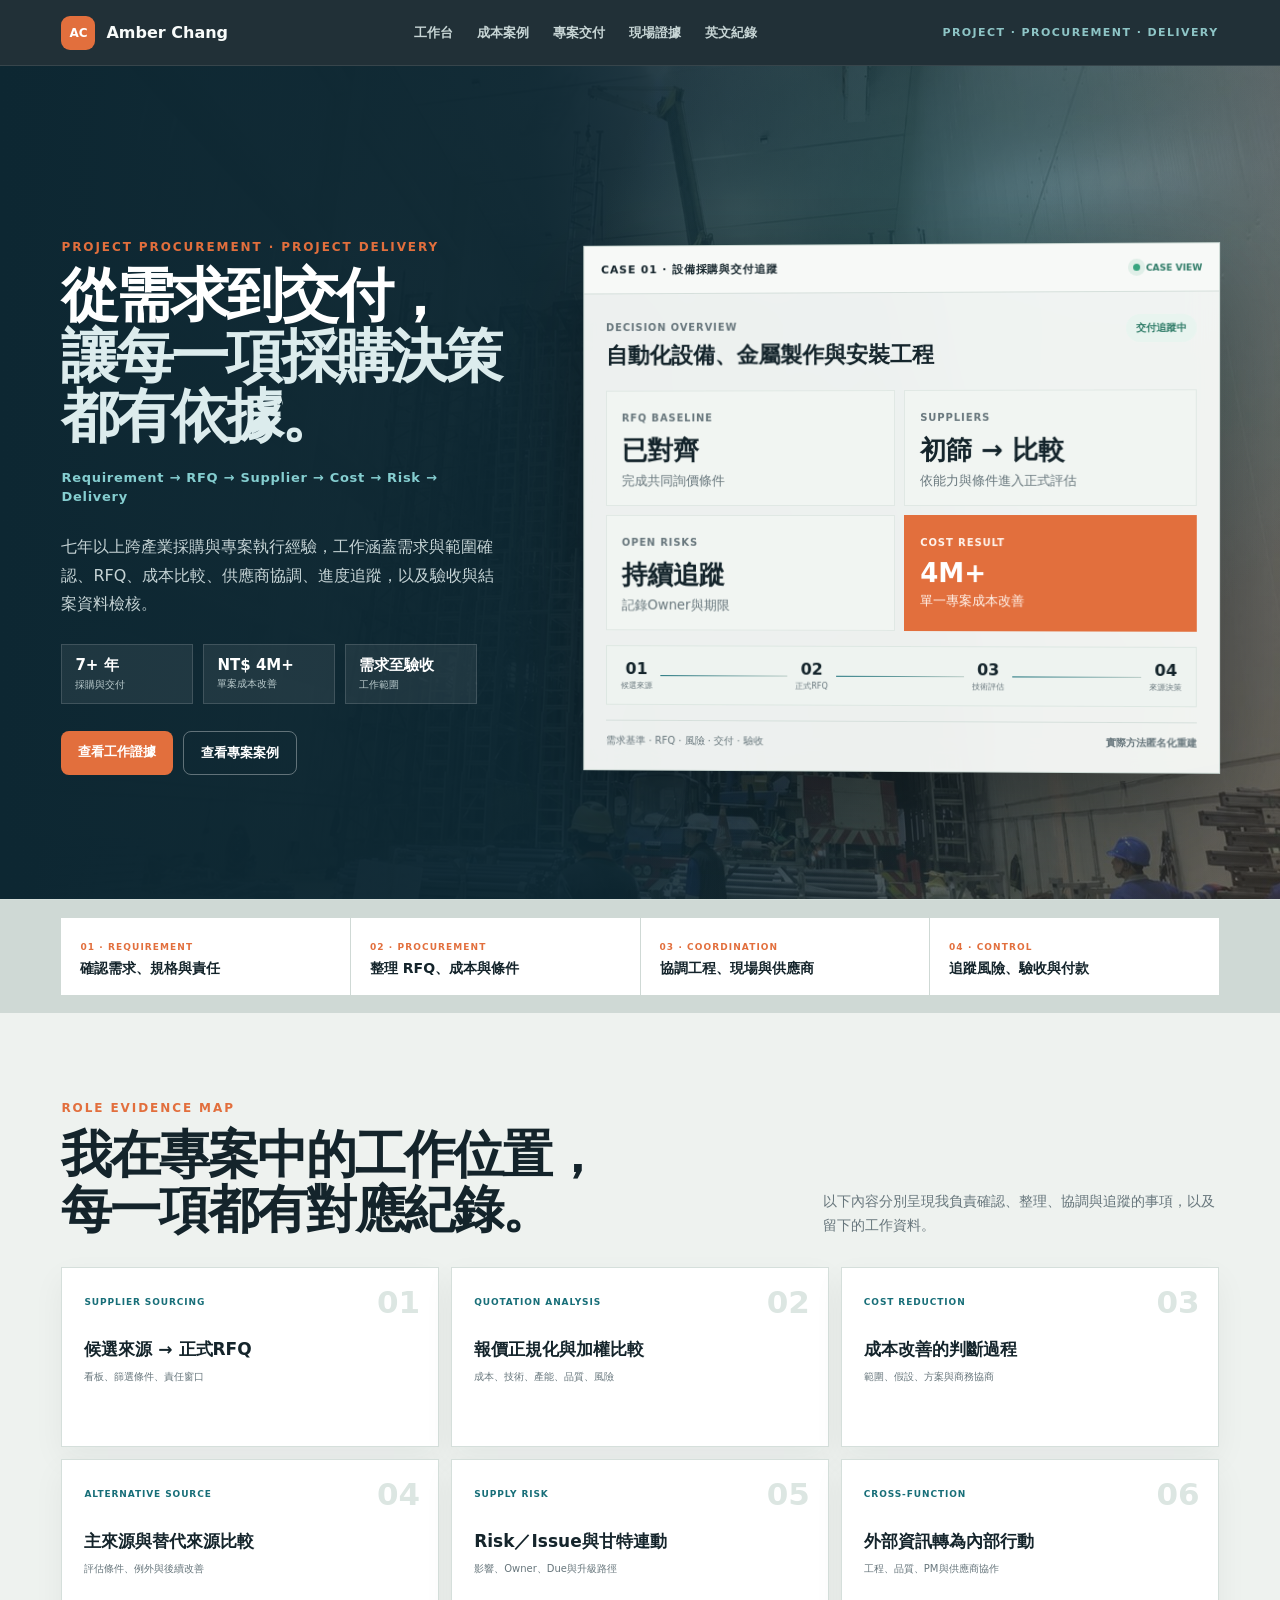
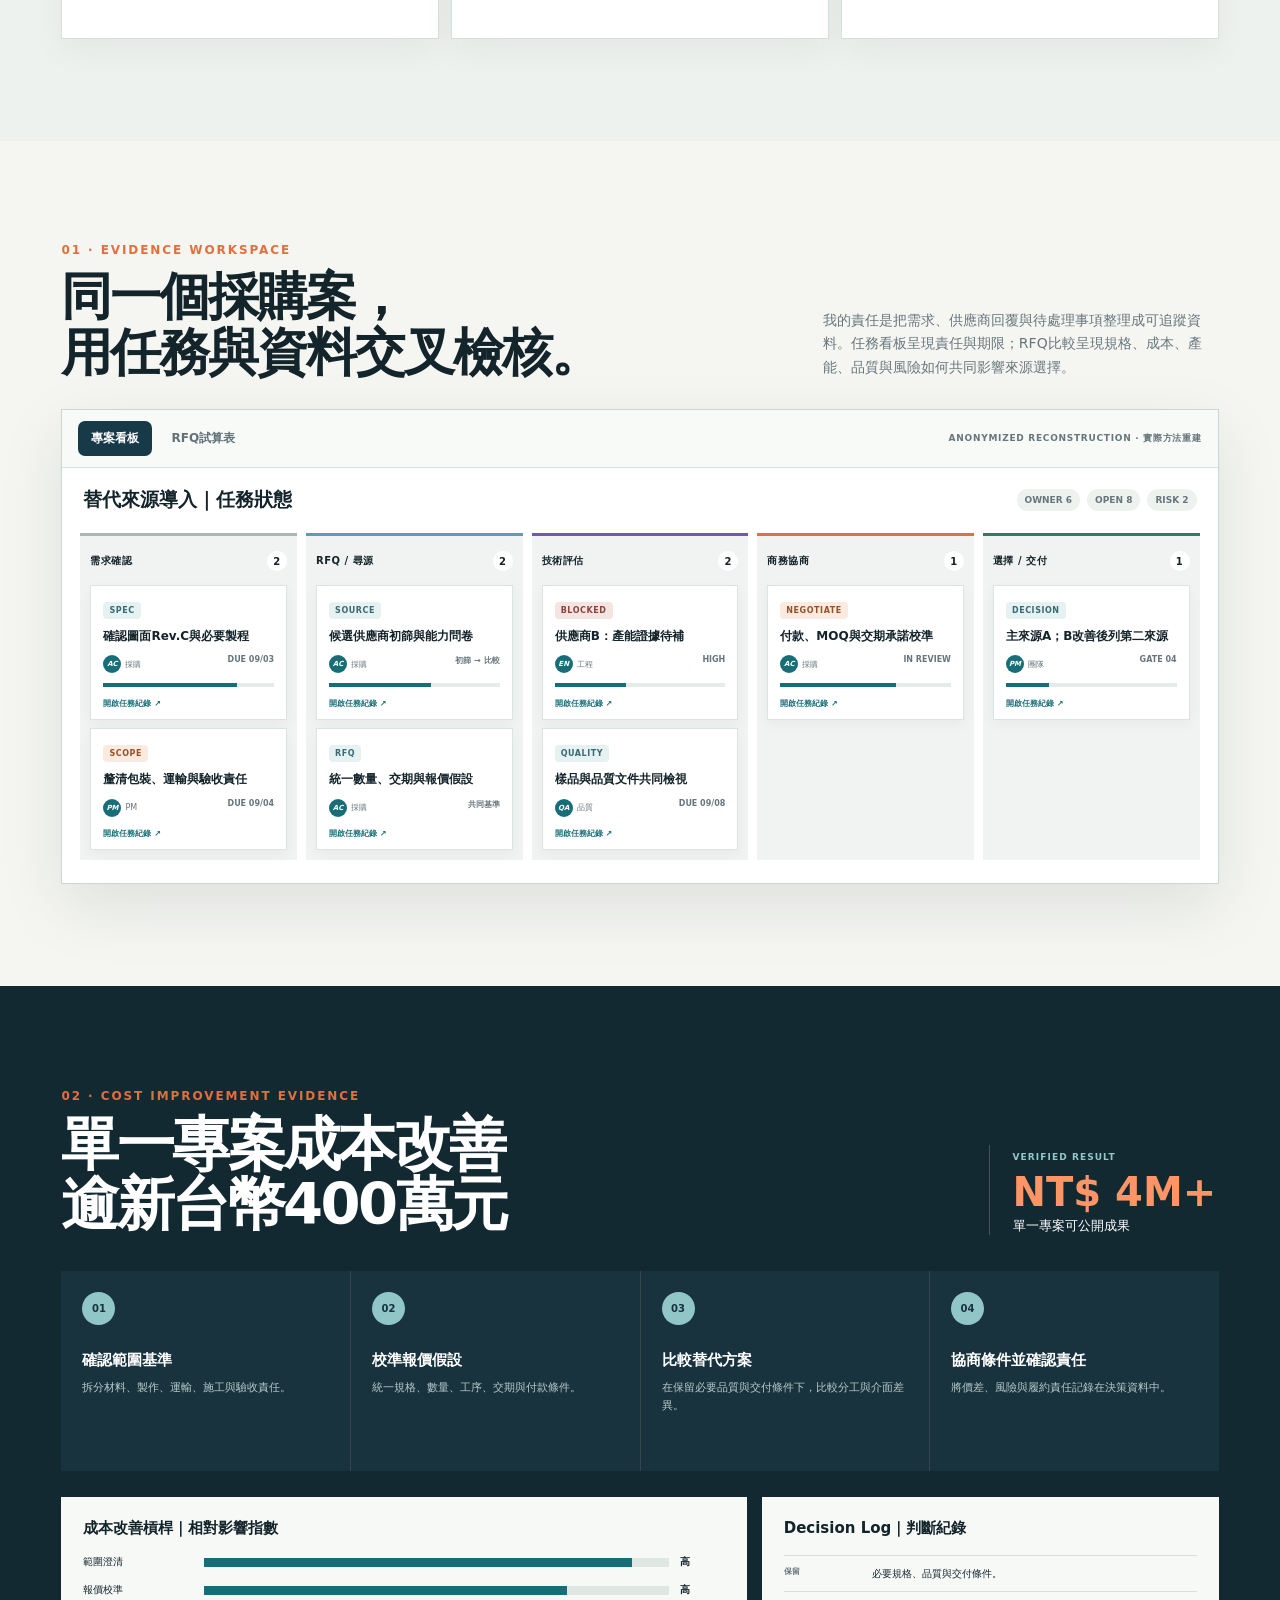
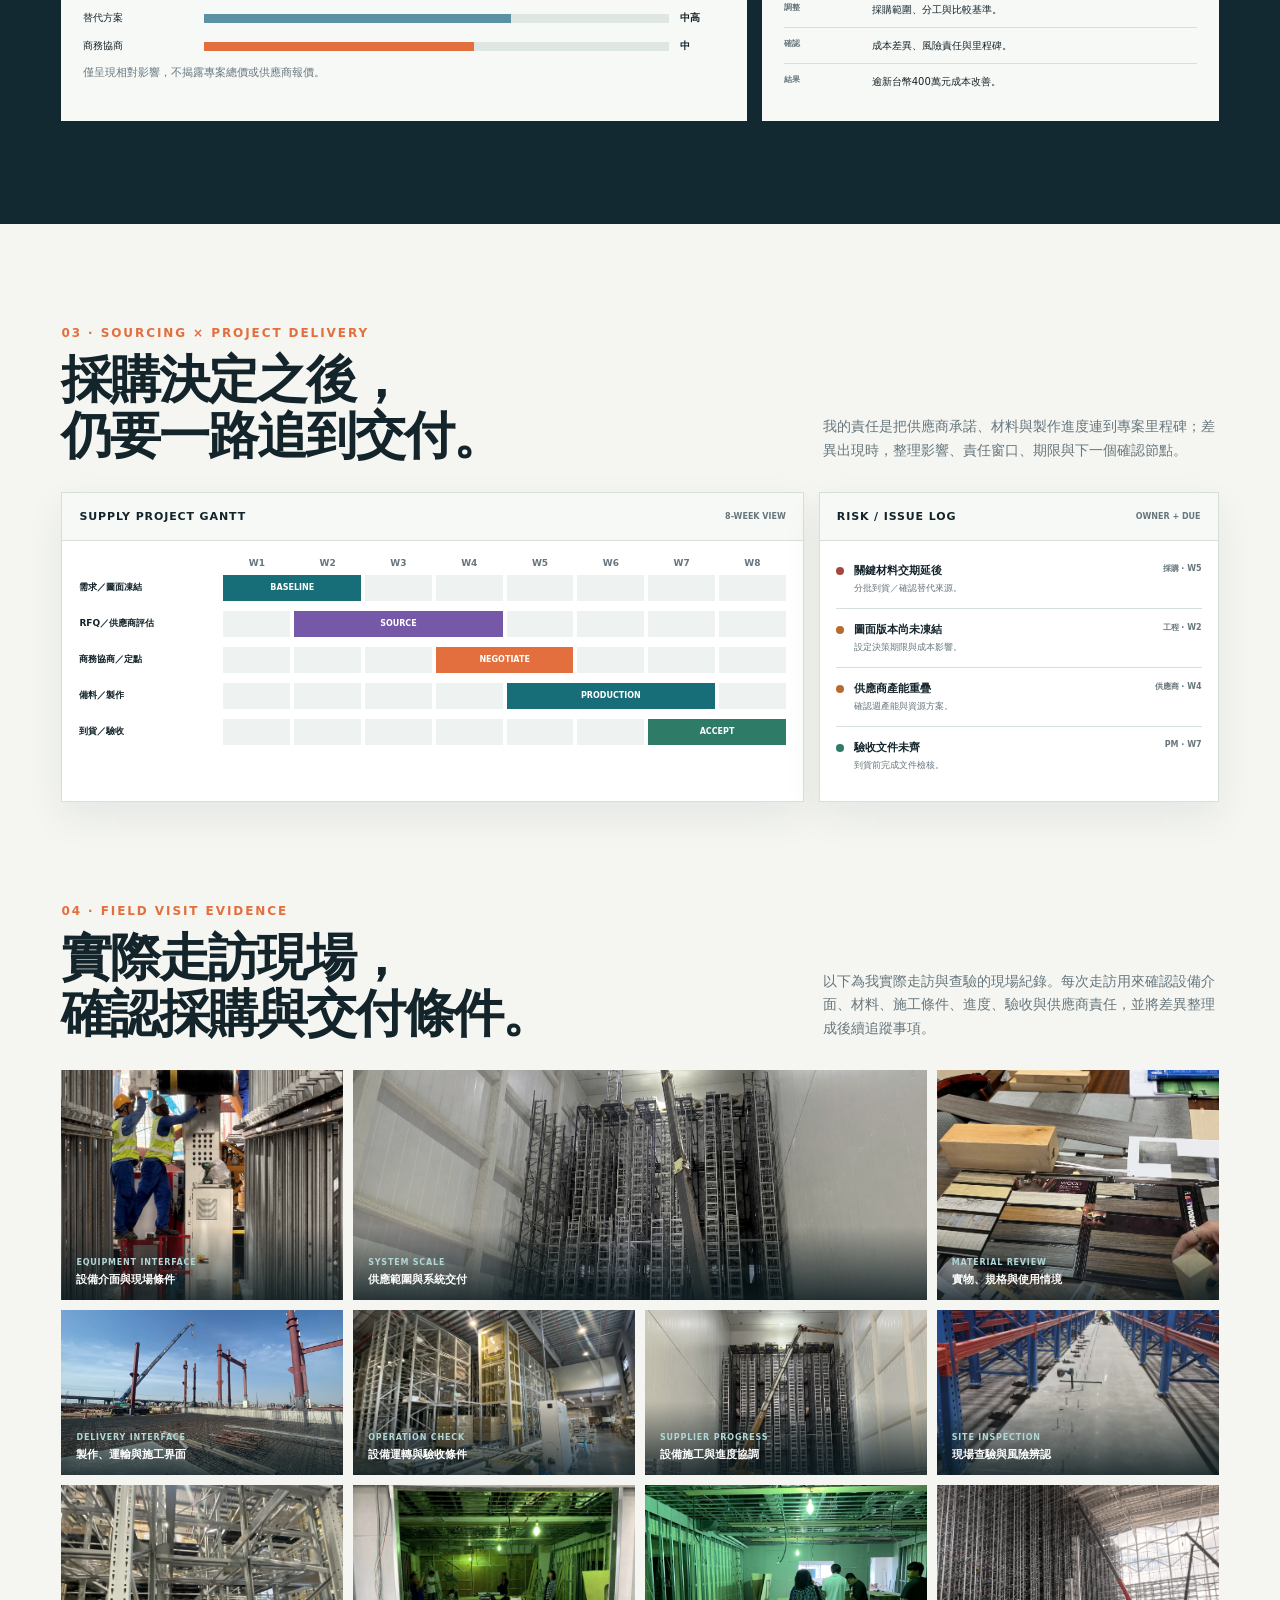
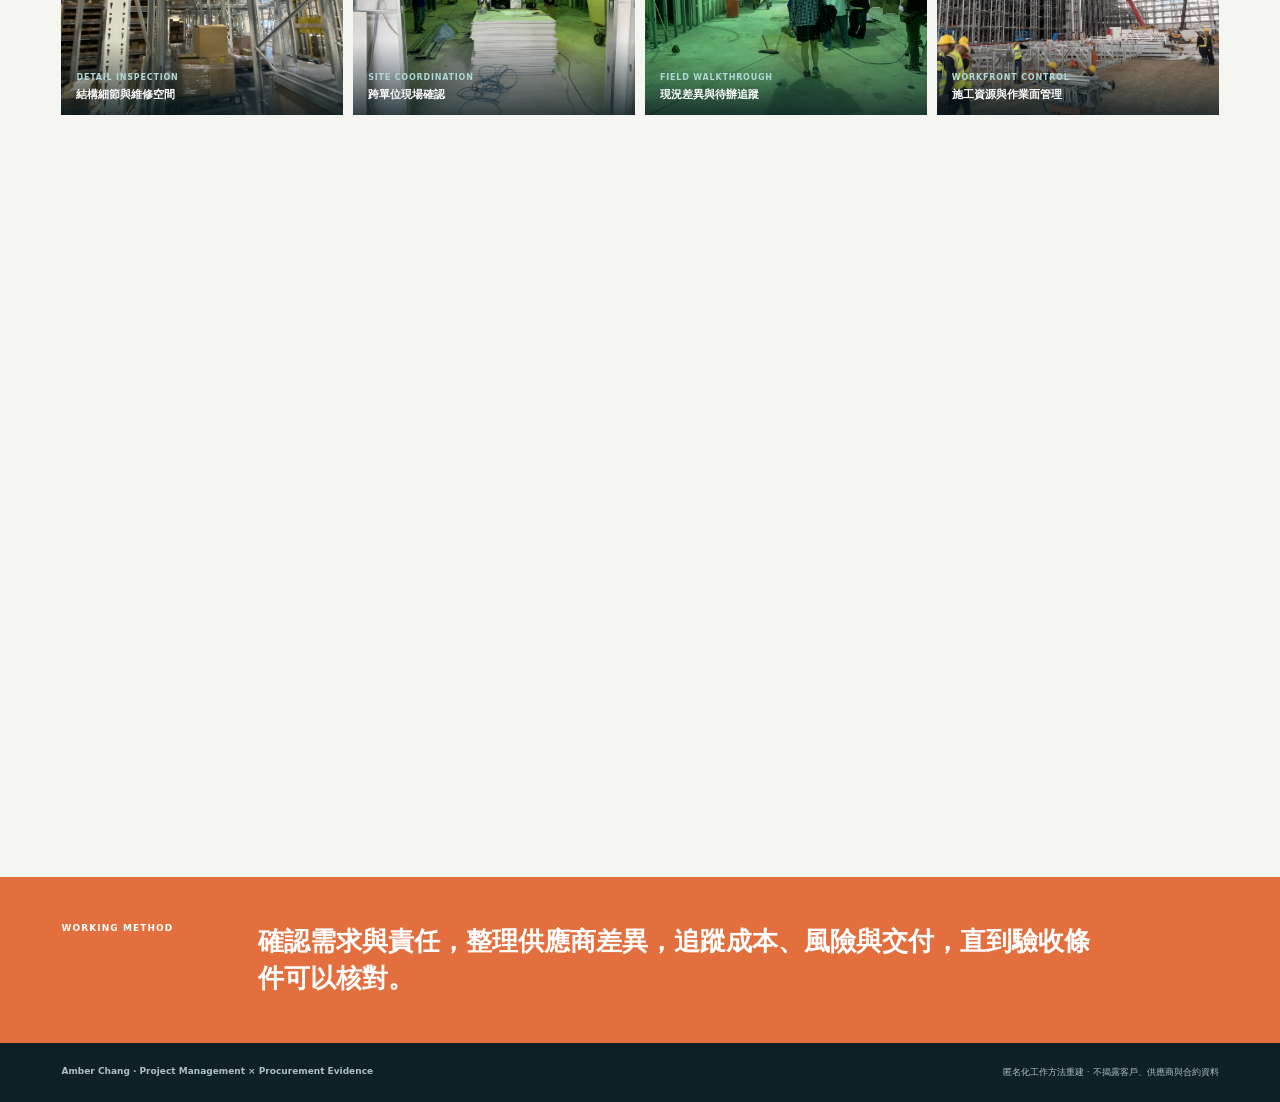
<file: project-portfolio-6f2c/index.html>
<!doctype html>
<html lang="zh-Hant">
<head>
  <meta charset="utf-8">
  <meta name="viewport" content="width=device-width, initial-scale=1">
  <title>Amber Chang｜Project Management × Procurement Evidence</title>
  <meta name="description" content="Amber Chang 的專案管理與採購作品集：需求拆解、RFQ、供應商評估、成本改善、風險與交付。">
  <meta name="robots" content="noindex,nofollow">
  <meta property="og:title" content="Amber Chang｜Project Management × Procurement Evidence">
  <meta property="og:description" content="以專案看板、RFQ分析、風險紀錄與現場照片呈現實際工作判斷。">
  <meta property="og:type" content="website">
  <meta property="og:locale" content="zh_TW">
  <meta property="og:image" content="https://amberchang0718.github.io/field-equipment-interface.jpg">
  <link rel="icon" href="/favicon.svg" type="image/svg+xml">
  <style>
    :root{--ink:#14242b;--navy:#173a49;--teal:#176e78;--orange:#e26f3d;--paper:#f5f6f2;--white:#fff;--line:#d5dfdb;--muted:#67767c;--good:#2e7b67;--warn:#b76a2f;--danger:#a4483d;--purple:#7559a8;--shadow:0 22px 60px rgb(20 36 43/10%);--gutter:clamp(20px,4.8vw,74px)}
    *{box-sizing:border-box}html{scroll-behavior:smooth}body{margin:0;color:var(--ink);background:var(--paper);font-family:Inter,"Noto Sans TC","PingFang TC","Microsoft JhengHei",system-ui,sans-serif}button{font:inherit}img{display:block;width:100%}a{color:inherit;text-decoration:none}.eyebrow{margin:0 0 12px;color:var(--orange);font-size:12px;font-weight:850;letter-spacing:.16em}.micro{color:var(--muted);font-size:11px;line-height:1.55}
    .topbar{position:sticky;top:0;z-index:30;min-height:66px;padding:0 var(--gutter);display:flex;align-items:center;justify-content:space-between;gap:24px;color:#f8fbfa;background:rgb(20 36 43/94%);backdrop-filter:blur(15px);border-bottom:1px solid rgb(255 255 255/10%)}.brand{display:flex;align-items:center;gap:11px;font-weight:800;white-space:nowrap}.brand-mark{width:34px;height:34px;display:grid;place-items:center;border-radius:9px;color:white;background:var(--orange);font-size:12px}.topbar nav{display:flex;gap:24px;color:#c7d5d5;font-size:13px;font-weight:700}.role{color:#8ec5c6;font-size:11px;font-weight:850;letter-spacing:.13em;white-space:nowrap}
    .hero{padding:clamp(60px,8vw,108px) var(--gutter) 52px;display:grid;grid-template-columns:minmax(0,1.06fr) minmax(410px,.94fr);gap:clamp(36px,6vw,86px);align-items:center;background:linear-gradient(135deg,#fafbf8,#eaf0ed);border-bottom:1px solid var(--line)}.hero h1{max-width:760px;margin:0;font-size:clamp(44px,5.5vw,78px);line-height:.99;letter-spacing:-.055em}.hero h1 em{display:block;margin-top:20px;color:var(--teal);font-size:clamp(14px,1.2vw,17px);font-style:normal;letter-spacing:.055em;line-height:1.5}.hero-lead{max-width:680px;margin:26px 0 0;color:#4f6066;font-size:16px;line-height:1.8}.hero-actions{margin-top:27px;display:flex;flex-wrap:wrap;gap:10px}.hero-actions a{padding:12px 17px;border-radius:8px;color:white;background:var(--navy);font-size:13px;font-weight:800}.hero-actions a:last-child{color:var(--navy);background:transparent;border:1px solid #a9bbb8}
    .window{background:white;border:1px solid #cbd8d3;box-shadow:var(--shadow)}.window-bar,.artifact-title{min-height:48px;padding:0 17px;display:flex;align-items:center;justify-content:space-between;gap:12px;background:#f7f9f7;border-bottom:1px solid var(--line)}.window-bar strong,.artifact-title b{font-size:11px;letter-spacing:.08em}.snapshot{padding:22px}.snapshot-head{display:flex;justify-content:space-between;gap:18px}.snapshot-head span,.metric span{color:var(--muted);font-size:10px;font-weight:850;letter-spacing:.09em}.snapshot-head h2{margin:6px 0 0;font-size:22px}.status{padding:7px 10px;height:max-content;border-radius:99px;color:var(--good);background:#e8f4ef;font-size:10px;font-weight:900}.metrics{margin-top:20px;display:grid;grid-template-columns:1fr 1fr;gap:9px}.metric{min-height:103px;padding:15px;background:#f1f5f2;border:1px solid #e0e8e4}.metric strong{display:block;margin-top:8px;font-size:26px}.metric small{display:block;margin-top:4px;color:var(--muted)}.snapshot-foot{margin-top:15px;padding-top:13px;display:flex;justify-content:space-between;gap:10px;border-top:1px solid var(--line);color:var(--muted);font-size:10px}
    .proof-strip{padding:18px var(--gutter);display:grid;grid-template-columns:repeat(4,1fr);gap:1px;background:#cfd9d5}.proof-strip article{padding:17px 19px;background:white}.proof-strip span{color:var(--orange);font-size:9px;font-weight:900;letter-spacing:.12em}.proof-strip strong{display:block;margin-top:6px;font-size:14px}
    .section{padding:clamp(70px,8vw,108px) var(--gutter)}.section-head{max-width:1160px;margin:0 auto 29px;display:grid;grid-template-columns:minmax(0,1fr) minmax(280px,.55fr);gap:42px;align-items:end}.section-head h2{margin:0;font-size:clamp(35px,4vw,55px);line-height:1.08;letter-spacing:-.04em}.section-head>p{margin:0;color:var(--muted);font-size:14px;line-height:1.7}.shell{max-width:1160px;margin:0 auto;background:white;border:1px solid #cbd7d3;box-shadow:var(--shadow)}.toolbar{min-height:58px;padding:0 16px;display:flex;align-items:center;justify-content:space-between;gap:15px;background:#f8faf8;border-bottom:1px solid var(--line)}.tabs{display:flex;flex-wrap:wrap;gap:6px}.tab{padding:9px 13px;border:0;border-radius:7px;color:#627178;background:transparent;cursor:pointer;font-size:12px;font-weight:850}.tab.active{color:white;background:var(--navy)}.rebuild{color:var(--muted);font-size:9px;font-weight:850;letter-spacing:.08em}.panel{display:none}.panel.active{display:block}
    .board-head{padding:19px 21px 10px;display:flex;align-items:center;justify-content:space-between;gap:18px}.board-head h3{margin:0;font-size:19px}.board-meta{display:flex;gap:7px}.board-meta span{padding:6px 8px;border-radius:99px;color:var(--muted);background:#edf2ef;font-size:9px;font-weight:850}.kanban-scroll{overflow-x:auto;padding:10px 18px 23px}.kanban{min-width:1000px;display:grid;grid-template-columns:repeat(5,1fr);gap:9px}.lane{padding:10px;background:#f0f3f1;border-top:3px solid #a8b8b3}.lane:nth-child(2){border-color:#5f9bb1}.lane:nth-child(3){border-color:var(--purple)}.lane:nth-child(4){border-color:var(--orange)}.lane:nth-child(5){border-color:var(--good)}.lane-title{min-height:31px;display:flex;align-items:center;justify-content:space-between;font-size:10px;font-weight:900;letter-spacing:.05em}.lane-title i{width:20px;height:20px;display:grid;place-items:center;border-radius:50%;background:white;font-style:normal}.task{margin-top:8px;padding:12px;background:white;border:1px solid #dce4e0;box-shadow:0 5px 13px rgb(20 36 43/4%)}.tag{display:inline-block;padding:4px 6px;border-radius:4px;color:#396a74;background:#e6f1f2;font-size:8px;font-weight:900;letter-spacing:.07em}.tag.orange{color:#965128;background:#faeadf}.tag.red{color:#8d433b;background:#f5e5e2}.task h4{margin:9px 0 10px;font-size:12px;line-height:1.45}.task-line{display:flex;justify-content:space-between;gap:7px;color:var(--muted);font-size:8px}.owner{display:flex;align-items:center;gap:4px}.avatar{width:18px;height:18px;display:grid;place-items:center;border-radius:50%;color:white;background:var(--teal);font-size:7px;font-weight:900}.progress{margin-top:10px;height:4px;background:#e4ebe8}.progress i{display:block;height:100%;background:var(--teal)}
    .sheet-wrap{overflow-x:auto;background:#f7f9f7}.formula{min-width:900px;min-height:42px;padding:0 16px;display:flex;align-items:center;gap:12px;border-bottom:1px solid #dfe6e3;color:var(--muted);font-size:10px}.formula b{color:var(--teal);font-size:14px}.formula code{color:#43545b}.sheet{min-width:900px;width:100%;border-collapse:collapse;background:white;font-size:10px}.sheet th,.sheet td{padding:10px 11px;text-align:left;border-right:1px solid #e0e6e3;border-bottom:1px solid #e0e6e3}.sheet thead th{color:#506168;background:#eef2f0;font-weight:900}.rowno{width:34px;text-align:center!important;color:#84918e;background:#f1f4f2}.good{color:var(--good);font-weight:900}.warn{color:var(--warn);font-weight:900}.selected{background:#eef8f4;box-shadow:inset 0 0 0 2px var(--good)}.decision{color:white;background:var(--navy);font-weight:900}.sheet-summary{min-width:900px;padding:16px;display:grid;grid-template-columns:repeat(3,1fr);gap:9px;background:white}.sheet-summary article{padding:14px;border:1px solid var(--line)}.sheet-summary span{color:var(--muted);font-size:8px;font-weight:900;letter-spacing:.09em}.sheet-summary strong{display:block;margin-top:6px;font-size:13px}.sheet-tabs{min-width:900px;display:flex;gap:2px;padding:9px 11px 0;background:#f2f5f3}.sheet-subview{display:none;min-width:900px}.sheet-subview.active{display:block}.sheet-tabs button{padding:10px 14px;border:0;color:var(--muted);background:#e5ebe8;cursor:pointer;font-size:9px;font-weight:850;letter-spacing:.02em}.sheet-tabs button:hover,.sheet-tabs button:focus-visible{color:var(--teal);outline:2px solid #76a9a3;outline-offset:-2px}.sheet-tabs button.active{color:var(--teal);background:white;border-top:2px solid var(--teal)}.sheet-subgrid{padding:22px;display:grid;grid-template-columns:repeat(2,1fr);gap:12px;background:white}.sheet-subgrid article{padding:18px;border:1px solid var(--line);background:#f8faf8}.sheet-subgrid span,.evidence-table th{color:var(--muted);font-size:8px;font-weight:900;letter-spacing:.08em}.sheet-subgrid strong{display:block;margin-top:7px;font-size:14px}.sheet-subgrid p{margin:8px 0 0;color:var(--muted);font-size:10px;line-height:1.55}.evidence-table{width:100%;border-collapse:collapse;background:white;font-size:10px}.evidence-table th,.evidence-table td{padding:14px 16px;text-align:left;border-bottom:1px solid var(--line)}.evidence-table th{background:#eef2f0}.evidence-table b{color:var(--teal)}.decision-entries{padding:18px;background:white}.decision-entries article{padding:16px 18px;display:grid;grid-template-columns:90px 1fr 1fr;gap:16px;border:1px solid var(--line);border-bottom:0}.decision-entries article:last-child{border-bottom:1px solid var(--line)}.decision-entries span{color:var(--teal);font-size:9px;font-weight:900}.decision-entries b{font-size:11px}.decision-entries p{margin:0;color:var(--muted);font-size:10px;line-height:1.5}
    .map-panel{padding:28px;background:linear-gradient(145deg,#f8faf7,#eaf1ed)}.mind-map{min-height:500px;display:grid;grid-template-columns:repeat(3,1fr);grid-template-rows:repeat(3,1fr);gap:16px;position:relative}.mind-map:before,.mind-map:after{content:"";position:absolute;background:#b4c9c3}.mind-map:before{left:16%;right:16%;top:50%;height:1px}.mind-map:after{top:16%;bottom:16%;left:50%;width:1px}.node{z-index:1;align-self:center;padding:16px;border:1px solid #cad8d3;background:white;box-shadow:0 9px 22px rgb(20 36 43/7%)}.node span{color:var(--orange);font-size:8px;font-weight:900;letter-spacing:.1em}.node h4{margin:6px 0 7px;font-size:14px}.node p{margin:0;color:var(--muted);font-size:10px;line-height:1.5}.node.core{grid-column:2;grid-row:2;padding:24px;text-align:center;color:white;background:var(--navy);border-color:var(--navy)}.node.core span{color:#9ccfd0}.node.core h3{margin:7px 0 0;font-size:20px}.node:nth-of-type(2){grid-column:1;grid-row:1}.node:nth-of-type(3){grid-column:3;grid-row:1}.node:nth-of-type(4){grid-column:1;grid-row:3}.node:nth-of-type(5){grid-column:2;grid-row:3}.node:nth-of-type(6){grid-column:3;grid-row:3}
    .case{color:white;background:#132932}.case-wrap,.delivery-wrap,.field-wrap-head,.record-wrap-head{max-width:1160px;margin:auto}.case-head{display:flex;align-items:end;justify-content:space-between;gap:34px}.case-head h2{max-width:690px;margin:0;font-size:clamp(36px,4.5vw,58px);line-height:1.05;letter-spacing:-.045em}.case-result{min-width:230px;padding-left:23px;border-left:1px solid rgb(255 255 255/20%)}.case-result span{color:#92c8c9;font-size:9px;font-weight:900;letter-spacing:.12em}.case-result strong{display:block;margin-top:5px;color:#ff9566;font-size:40px}.trail{margin-top:36px;display:grid;grid-template-columns:repeat(4,1fr);gap:1px;background:rgb(255 255 255/14%)}.trail article{min-height:200px;padding:21px;background:#18333e}.trail i{width:33px;height:33px;display:grid;place-items:center;border-radius:50%;color:#18333e;background:#91c6c7;font-style:normal;font-size:10px;font-weight:900}.trail h3{margin:26px 0 9px;font-size:15px}.trail p{margin:0;color:#b9cbcb;font-size:11px;line-height:1.62}.case-artifact{margin-top:26px;display:grid;grid-template-columns:1.2fr .8fr;gap:15px}.lever-chart,.decision-note{padding:22px;color:var(--ink);background:#f7f9f7}.lever-chart h3,.decision-note h3{margin:0 0 17px;font-size:15px}.lever{margin-top:14px;display:grid;grid-template-columns:110px 1fr 45px;gap:11px;align-items:center;font-size:10px}.lever-track{height:9px;background:#dfe7e3}.lever-track i{display:block;height:100%;background:var(--teal)}.lever:nth-of-type(3) i{background:#5b91a4}.lever:nth-of-type(4) i{background:var(--orange)}.lever:nth-of-type(5) i{background:var(--good)}.decision-note dl{margin:0}.decision-note div{padding:10px 0;display:grid;grid-template-columns:78px 1fr;gap:10px;border-top:1px solid var(--line)}.decision-note dt{color:var(--muted);font-size:8px;font-weight:900}.decision-note dd{margin:0;font-size:10px;line-height:1.5}
    .delivery-grid{display:grid;grid-template-columns:1.3fr .7fr;gap:15px}.gantt,.risk-log{background:white;border:1px solid var(--line);box-shadow:0 15px 36px rgb(20 36 43/7%)}.artifact-title span{color:var(--muted);font-size:8px;font-weight:850}.gantt-scroll{overflow-x:auto}.gantt-grid{min-width:720px;padding:17px;display:grid;grid-template-columns:140px repeat(8,1fr);gap:4px;align-items:center;font-size:9px}.week{text-align:center;color:var(--muted);font-weight:800}.activity{min-height:32px;display:flex;align-items:center}.cell{height:26px;background:#eef2f0}.bar{height:26px;display:grid;place-items:center;color:white;background:var(--teal);font-size:8px;font-weight:900}.bar.orange{background:var(--orange)}.bar.purple{background:var(--purple)}.bar.good{background:var(--good)}.risk-list{padding:9px 16px 16px}.risk-item{padding:13px 0;display:grid;grid-template-columns:8px 1fr auto;gap:10px;align-items:start;border-bottom:1px solid var(--line)}.risk-item:last-child{border:0}.risk-dot{width:8px;height:8px;margin-top:4px;border-radius:50%;background:var(--warn)}.risk-dot.red{background:var(--danger)}.risk-dot.green{background:var(--good)}.risk-item h4{margin:0;font-size:11px}.risk-item p{margin:4px 0 0;color:var(--muted);font-size:9px;line-height:1.45}.risk-item b{color:var(--muted);font-size:8px;white-space:nowrap}
    .field{padding-top:0}.photo-grid{max-width:1160px;margin:auto;display:grid;grid-template-columns:1.15fr .85fr .85fr;grid-template-rows:230px 165px;gap:11px}.photo-grid figure{position:relative;margin:0;overflow:hidden;background:#d9e2de}.photo-grid figure:first-child{grid-row:1/3}.photo-grid figure:nth-child(2){grid-column:2/4}.photo-grid img{height:100%;object-fit:cover;filter:saturate(.75) contrast(1.03)}.photo-grid figcaption{position:absolute;left:0;right:0;bottom:0;padding:32px 15px 13px;color:white;background:linear-gradient(transparent,rgb(10 26 31/82%))}.photo-grid figcaption span{display:block;color:#afd7d5;font-size:8px;font-weight:900;letter-spacing:.1em}.photo-grid figcaption b{display:block;margin-top:5px;font-size:11px}
    .record{background:#e9efec}.record-grid{max-width:1160px;margin:auto;display:grid;grid-template-columns:.9fr 1.1fr;gap:15px}.english,.handoff{background:white;border:1px solid var(--line)}.email-body{padding:21px;color:#4f6066;font-family:ui-monospace,SFMono-Regular,Menlo,monospace;font-size:10px;line-height:1.68}.email-body p{margin:0 0 10px}.handoff-list{padding:11px 19px 19px}.handoff-list article{padding:13px 0;display:grid;grid-template-columns:90px 1fr auto;gap:11px;border-bottom:1px solid var(--line);align-items:center}.handoff-list article:last-child{border:0}.handoff-list span{color:var(--teal);font-size:8px;font-weight:900}.handoff-list b{font-size:11px}.handoff-list small{color:var(--muted);font-size:8px;white-space:nowrap}.closing{padding:46px var(--gutter);color:white;background:var(--orange)}.closing-inner{max-width:1160px;margin:auto;display:grid;grid-template-columns:165px 1fr;gap:32px}.closing span{font-size:9px;font-weight:900;letter-spacing:.12em}.closing p{max-width:850px;margin:0;font-size:clamp(18px,2vw,27px);font-weight:750;line-height:1.45}footer{padding:23px var(--gutter);display:flex;justify-content:space-between;gap:18px;color:#aebfc0;background:#0f2027;font-size:9px}
    @media(max-width:1000px){.topbar nav{display:none}.hero{grid-template-columns:1fr}.window{max-width:680px}.proof-strip{grid-template-columns:1fr 1fr}.section-head,.delivery-grid,.record-grid,.case-artifact{grid-template-columns:1fr}.trail{grid-template-columns:1fr 1fr}.photo-grid{grid-template-columns:1fr 1fr}.photo-grid figure:nth-child(2){grid-column:auto}}
    @media(max-width:680px){.role{display:none}.hero h1{font-size:42px}.hero-lead{font-size:14px}.metrics,.proof-strip,.trail{grid-template-columns:1fr}.section-head{gap:18px}.section-head h2{font-size:35px}.toolbar{padding:11px;align-items:flex-start;flex-direction:column}.map-panel{padding:15px}.mind-map{min-height:0;display:flex;flex-direction:column}.mind-map:before,.mind-map:after{display:none}.node.core{order:-1}.case-head{align-items:flex-start;flex-direction:column}.case-result{width:100%;padding:15px 0 0;border-left:0;border-top:1px solid rgb(255 255 255/20%)}.photo-grid{display:block}.photo-grid figure{min-height:290px;margin-bottom:9px}.closing-inner{grid-template-columns:1fr;gap:11px}footer{flex-direction:column}}
    @media(prefers-reduced-motion:reduce){html{scroll-behavior:auto}*,*:before,*:after{transition:none!important}}

    /* V3 — evidence-led visual system */
    .hero{position:relative;isolation:isolate;min-height:calc(100vh - 66px);grid-template-columns:minmax(0,.82fr) minmax(410px,1.18fr);color:white;background:#0d2732;overflow:hidden}
    .hero:before{content:"";position:absolute;z-index:0;inset:0;background:linear-gradient(90deg,#0d2732 0%,rgb(13 39 50/96%) 42%,rgb(13 39 50/54%) 100%),url('/field-highbay-install-clean.jpg') 82% 50%/cover no-repeat}
    .hero:after{content:"";position:absolute;z-index:0;inset:0;background:radial-gradient(circle at 78% 25%,rgb(91 187 190/22%),transparent 34%),linear-gradient(120deg,transparent 62%,rgb(226 111 61/14%))}.hero>*{position:relative;z-index:1}
    .hero-copy{max-width:740px}.hero h1{font-size:clamp(42px,4.5vw,66px);line-height:1.05}.hero h1 span{color:#dceced}.hero h1 em{color:#85ced0;font-size:13px}.hero-lead{color:#c5d3d5;max-width:630px}.hero-facts{margin-top:25px;display:flex;gap:10px;flex-wrap:wrap}.hero-facts span{min-width:132px;padding:11px 13px;color:#b9cacc;background:rgb(255 255 255/7%);border:1px solid rgb(255 255 255/14%);font-size:10px}.hero-facts b{display:block;margin-bottom:3px;color:white;font-size:15px}.hero-actions a{background:var(--orange)}.hero-actions a:last-child{color:white;border-color:rgb(255 255 255/34%)}
    .command-center{color:var(--ink);background:rgb(250 252 250/94%);backdrop-filter:blur(15px);transform:perspective(1200px) rotateY(-1.5deg);box-shadow:0 35px 90px rgb(0 0 0/28%)}.live-dot{display:flex;align-items:center;gap:6px;color:var(--good);font-size:9px;font-weight:900}.live-dot:before{content:"";width:7px;height:7px;border-radius:50%;background:#38a47f;box-shadow:0 0 0 5px rgb(56 164 127/12%)}.metric.accent{color:white;background:var(--orange);border-color:var(--orange)}.metric.accent span,.metric.accent small{color:#fff4ed}.pipeline{margin-top:15px;padding:13px 14px;display:grid;grid-template-columns:auto 1fr auto 1fr auto 1fr auto;align-items:center;gap:8px;background:#eef3f0;border:1px solid #dde7e2}.pipeline div{text-align:center}.pipeline b{display:block;font-size:16px}.pipeline span{display:block;margin-top:2px;color:var(--muted);font-size:8px}.pipeline i{height:1px;background:linear-gradient(90deg,var(--teal),#b8cbc5)}
    .jd-proof{padding-top:88px;background:#eef2ef}.evidence-grid{max-width:1160px;margin:auto;display:grid;grid-template-columns:repeat(3,1fr);gap:12px}.evidence-grid a{position:relative;min-height:180px;padding:22px;background:white;border:1px solid var(--line);box-shadow:0 12px 30px rgb(20 36 43/5%);transition:.25s ease}.evidence-grid a:hover{transform:translateY(-5px);border-color:#8fbab8;box-shadow:0 20px 45px rgb(20 36 43/11%)}.evidence-grid span{color:var(--teal);font-size:9px;font-weight:900;letter-spacing:.1em}.evidence-grid b{display:block;max-width:235px;margin-top:29px;font-size:17px;line-height:1.35}.evidence-grid small{display:block;margin-top:8px;color:var(--muted);font-size:10px;line-height:1.55}.evidence-grid i{position:absolute;right:18px;top:16px;color:#dce6e2;font-style:normal;font-size:31px;font-weight:900}
    .weight-controls{min-width:900px;padding:14px 16px;display:flex;align-items:center;justify-content:space-between;gap:18px;background:#fff;border-bottom:1px solid var(--line)}.weight-controls>div:first-child span{display:block;font-size:11px;font-weight:900}.weight-controls small{display:block;margin-top:3px;color:var(--muted);font-size:9px}.weight-buttons{display:flex;gap:5px}.weight-btn{padding:8px 11px;border:1px solid var(--line);border-radius:6px;color:var(--muted);background:white;cursor:pointer;font-size:9px;font-weight:900}.weight-btn.active{color:white;background:var(--teal);border-color:var(--teal)}.score-total{transition:.25s ease}.score-total.winner{color:white;background:var(--good);box-shadow:inset 0 0 0 2px var(--good)}.task{position:relative;padding-bottom:32px;cursor:pointer;transition:.2s ease}.task:after{content:"開啟任務紀錄  ↗";position:absolute;left:12px;bottom:10px;color:var(--teal);font-size:8px;font-weight:900}.task:hover{transform:translateY(-2px);border-color:#8eb9b6;box-shadow:0 10px 22px rgb(20 36 43/10%)}
    .photo-grid{grid-template-columns:repeat(4,1fr);grid-auto-rows:230px;gap:10px}.photo-grid figure,.photo-grid figure:first-child,.photo-grid figure:nth-child(2){grid-column:auto;grid-row:auto;cursor:zoom-in;transition:.28s ease}.photo-grid figure:nth-child(2){grid-column:span 2}.photo-grid figure:hover{transform:translateY(-4px);box-shadow:0 18px 35px rgb(20 36 43/18%)}
    .drawer-backdrop{position:fixed;z-index:80;inset:0;display:none;background:rgb(4 17 22/58%);backdrop-filter:blur(4px)}.drawer-backdrop.open{display:block}.drawer{position:absolute;right:0;top:0;bottom:0;width:min(520px,92vw);padding:28px;background:#f8faf8;box-shadow:-30px 0 80px rgb(0 0 0/24%);overflow:auto}.drawer-close,.lightbox-close{border:0;background:transparent;cursor:pointer;font-size:25px}.drawer-kicker{margin-top:42px;color:var(--orange);font-size:10px;font-weight:900;letter-spacing:.12em}.drawer h3{margin:10px 0 22px;font-size:31px;line-height:1.18}.drawer-grid{display:grid;gap:9px}.drawer-grid article{padding:16px;background:white;border:1px solid var(--line)}.drawer-grid span{color:var(--teal);font-size:8px;font-weight:900;letter-spacing:.1em}.drawer-grid p{margin:7px 0 0;color:#526269;font-size:12px;line-height:1.65}
    .lightbox{position:fixed;z-index:90;inset:0;display:none;place-items:center;padding:30px;background:rgb(5 18 23/88%)}.lightbox.open{display:grid}.lightbox-card{position:relative;width:min(1050px,94vw);max-height:90vh;display:grid;grid-template-columns:1.35fr .65fr;background:white;overflow:hidden}.lightbox-card img{height:100%;max-height:82vh;object-fit:cover}.lightbox-copy{padding:30px}.lightbox-copy span{color:var(--orange);font-size:9px;font-weight:900;letter-spacing:.1em}.lightbox-copy h3{margin:12px 0;font-size:26px}.lightbox-copy p{color:var(--muted);font-size:13px;line-height:1.75}.lightbox-close{position:absolute;right:14px;top:10px;z-index:2}
    [data-reveal]{opacity:0;transform:translateY(22px);transition:opacity .6s ease,transform .6s ease}[data-reveal].visible{opacity:1;transform:none}
    @media(max-width:1100px){.hero{grid-template-columns:minmax(0,.9fr) minmax(390px,1.1fr);gap:28px}.hero h1{font-size:clamp(39px,4.4vw,54px)}.snapshot{padding:17px}.metric{min-height:94px}.evidence-grid{grid-template-columns:repeat(2,1fr)}}
    @media(max-width:820px){.hero{min-height:auto;grid-template-columns:1fr}.command-center{max-width:none;transform:none}.evidence-grid{grid-template-columns:1fr 1fr}.photo-grid{grid-template-columns:1fr 1fr;grid-template-rows:none}.photo-grid figure,.photo-grid figure:first-child,.photo-grid figure:nth-child(2),.photo-grid figure:nth-child(n+3),.photo-grid figure:nth-child(6),.photo-grid figure:nth-child(7){grid-column:auto;grid-row:auto;min-height:280px}.photo-grid figure:last-child{grid-column:span 2}.lightbox-card{grid-template-columns:1fr}.lightbox-card img{max-height:52vh}}
    @media(max-width:580px){.evidence-grid{grid-template-columns:1fr}.hero-facts span{flex:1 1 120px}.pipeline{gap:4px;padding:10px 8px}.pipeline span{font-size:7px}.photo-grid{display:block}.weight-controls{align-items:flex-start;flex-direction:column}.lightbox{padding:12px}.lightbox-copy{padding:22px}}
  </style>
</head>
<body>
  <header class="topbar"><div class="brand"><span class="brand-mark">AC</span><span>Amber Chang</span></div><nav><a href="#evidence">工作台</a><a href="#cost">成本案例</a><a href="#delivery">專案交付</a><a href="#field">現場證據</a><a href="#record">英文紀錄</a></nav><span class="role">PROJECT · PROCUREMENT · DELIVERY</span></header>
  <main>
    <section class="hero">
      <div class="hero-copy"><p class="eyebrow">PROJECT PROCUREMENT · PROJECT DELIVERY</p><h1>從需求到交付，<br><span>讓每一項採購決策都有依據。</span><em>Requirement → RFQ → Supplier → Cost → Risk → Delivery</em></h1><p class="hero-lead">七年以上跨產業採購與專案執行經驗，工作涵蓋需求與範圍確認、RFQ、成本比較、供應商協調、進度追蹤，以及驗收與結案資料檢核。</p><div class="hero-facts"><span><b>7+ 年</b>採購與交付</span><span><b>NT$ 4M+</b>單案成本改善</span><span><b>需求至驗收</b>工作範圍</span></div><div class="hero-actions"><a href="#case-proof">查看工作證據</a><a href="#evidence">查看專案案例</a></div></div>
      <aside class="window command-center"><div class="window-bar"><strong>CASE 01 · 設備採購與交付追蹤</strong><span class="live-dot">CASE VIEW</span></div><div class="snapshot"><div class="snapshot-head"><div><span>DECISION OVERVIEW</span><h2>自動化設備、金屬製作與安裝工程</h2></div><b class="status">交付追蹤中</b></div><div class="metrics"><article class="metric"><span>RFQ BASELINE</span><strong>已對齊</strong><small>完成共同詢價條件</small></article><article class="metric"><span>SUPPLIERS</span><strong>初篩 → 比較</strong><small>依能力與條件進入正式評估</small></article><article class="metric"><span>OPEN RISKS</span><strong>持續追蹤</strong><small>記錄Owner與期限</small></article><article class="metric accent"><span>COST RESULT</span><strong>4M+</strong><small>單一專案成本改善</small></article></div><div class="pipeline" aria-label="供應商選擇流程"><div><b>01</b><span>候選來源</span></div><i></i><div><b>02</b><span>正式RFQ</span></div><i></i><div><b>03</b><span>技術評估</span></div><i></i><div><b>04</b><span>來源決策</span></div></div><div class="snapshot-foot"><span>需求基準 · RFQ · 風險 · 交付 · 驗收</span><b>實際方法匿名化重建</b></div></div></aside>
    </section>
    <section class="proof-strip"><article><span>01 · REQUIREMENT</span><strong>確認需求、規格與責任</strong></article><article><span>02 · PROCUREMENT</span><strong>整理 RFQ、成本與條件</strong></article><article><span>03 · COORDINATION</span><strong>協調工程、現場與供應商</strong></article><article><span>04 · CONTROL</span><strong>追蹤風險、驗收與付款</strong></article></section>
    <section class="section jd-proof" id="case-proof"><div class="section-head"><div><p class="eyebrow">ROLE EVIDENCE MAP</p><h2>我在專案中的工作位置，<br>每一項都有對應紀錄。</h2></div><p>以下內容分別呈現我負責確認、整理、協調與追蹤的事項，以及留下的工作資料。</p></div><div class="evidence-grid"><a href="#evidence" data-open-panel="board-panel"><span>SUPPLIER SOURCING</span><b>候選來源 → 正式RFQ</b><small>看板、篩選條件、責任窗口</small><i>01</i></a><a href="#evidence" data-open-panel="sheet-panel"><span>QUOTATION ANALYSIS</span><b>報價正規化與加權比較</b><small>成本、技術、產能、品質、風險</small><i>02</i></a><a href="#cost"><span>COST REDUCTION</span><b>成本改善的判斷過程</b><small>範圍、假設、方案與商務協商</small><i>03</i></a><a href="#evidence" data-open-panel="sheet-panel"><span>ALTERNATIVE SOURCE</span><b>主來源與替代來源比較</b><small>評估條件、例外與後續改善</small><i>04</i></a><a href="#delivery"><span>SUPPLY RISK</span><b>Risk／Issue與甘特連動</b><small>影響、Owner、Due與升級路徑</small><i>05</i></a><a href="#record"><span>CROSS-FUNCTION</span><b>外部資訊轉為內部行動</b><small>工程、品質、PM與供應商協作</small><i>06</i></a></div></section>

    <section class="section" id="evidence"><div class="section-head"><div><p class="eyebrow">01 · EVIDENCE WORKSPACE</p><h2>同一個採購案，<br>用任務與資料交叉檢核。</h2></div><p>我的責任是把需求、供應商回覆與待處理事項整理成可追蹤資料。任務看板呈現責任與期限；RFQ比較呈現規格、成本、產能、品質與風險如何共同影響來源選擇。</p></div>
      <div class="shell"><div class="toolbar"><div class="tabs" role="tablist"><button class="tab active" type="button" data-panel="board-panel">專案看板</button><button class="tab" type="button" data-panel="sheet-panel">RFQ試算表</button></div><span class="rebuild">ANONYMIZED RECONSTRUCTION · 實際方法重建</span></div>
        <div class="panel active" id="board-panel"><div class="board-head"><h3>替代來源導入｜任務狀態</h3><div class="board-meta"><span>OWNER 6</span><span>OPEN 8</span><span>RISK 2</span></div></div><div class="kanban-scroll"><div class="kanban">
          <section class="lane"><div class="lane-title">需求確認 <i>2</i></div><article class="task"><span class="tag">SPEC</span><h4>確認圖面Rev.C與必要製程</h4><div class="task-line"><span class="owner"><i class="avatar">AC</i>採購</span><b>DUE 09/03</b></div><div class="progress"><i style="width:78%"></i></div></article><article class="task"><span class="tag orange">SCOPE</span><h4>釐清包裝、運輸與驗收責任</h4><div class="task-line"><span class="owner"><i class="avatar">PM</i>PM</span><b>DUE 09/04</b></div></article></section>
          <section class="lane"><div class="lane-title">RFQ / 尋源 <i>2</i></div><article class="task"><span class="tag">SOURCE</span><h4>候選供應商初篩與能力問卷</h4><div class="task-line"><span class="owner"><i class="avatar">AC</i>採購</span><b>初篩 → 比較</b></div><div class="progress"><i style="width:60%"></i></div></article><article class="task"><span class="tag">RFQ</span><h4>統一數量、交期與報價假設</h4><div class="task-line"><span class="owner"><i class="avatar">AC</i>採購</span><b>共同基準</b></div></article></section>
          <section class="lane"><div class="lane-title">技術評估 <i>2</i></div><article class="task"><span class="tag red">BLOCKED</span><h4>供應商B：產能證據待補</h4><div class="task-line"><span class="owner"><i class="avatar">EN</i>工程</span><b>HIGH</b></div><div class="progress"><i style="width:42%"></i></div></article><article class="task"><span class="tag">QUALITY</span><h4>樣品與品質文件共同檢視</h4><div class="task-line"><span class="owner"><i class="avatar">QA</i>品質</span><b>DUE 09/08</b></div></article></section>
          <section class="lane"><div class="lane-title">商務協商 <i>1</i></div><article class="task"><span class="tag orange">NEGOTIATE</span><h4>付款、MOQ與交期承諾校準</h4><div class="task-line"><span class="owner"><i class="avatar">AC</i>採購</span><b>IN REVIEW</b></div><div class="progress"><i style="width:68%"></i></div></article></section>
          <section class="lane"><div class="lane-title">選擇 / 交付 <i>1</i></div><article class="task"><span class="tag">DECISION</span><h4>主來源A；B改善後列第二來源</h4><div class="task-line"><span class="owner"><i class="avatar">PM</i>團隊</span><b>GATE 04</b></div><div class="progress"><i style="width:25%"></i></div></article></section>
        </div></div></div>
        <div class="panel" id="sheet-panel" hidden><div class="sheet-wrap"><div class="sheet-subview active" id="rfq-compare" role="tabpanel"><div class="weight-controls"><div><span>切換決策情境</span><small>觀察權重改變時，推薦結果如何調整；名稱與分數均為匿名化重建</small></div><div class="weight-buttons"><button class="weight-btn active" type="button" data-mode="balanced">平衡評估</button><button class="weight-btn" type="button" data-mode="cost">成本優先</button><button class="weight-btn" type="button" data-mode="delivery">交期優先</button></div></div><div class="formula"><b>fx</b><code id="formulaText">=SUMPRODUCT(WEIGHT,SUPPLIER_SCORE)</code><span id="weightNote">技術25% · 成本25% · 產能20% · 品質15% · 商務10% · 風險5%</span></div><table class="sheet"><thead><tr><th class="rowno"></th><th>評估構面</th><th>權重</th><th>供應商A</th><th>供應商B</th><th>供應商C</th><th>判斷紀錄</th></tr></thead><tbody><tr><td class="rowno">1</td><td>技術與規格</td><td>25%</td><td class="good">23</td><td class="good">24</td><td>20</td><td>B技術佳，產能待補</td></tr><tr><td class="rowno">2</td><td>總評估成本</td><td>25%</td><td>20</td><td class="good">22</td><td class="good">24</td><td>C價格低，交期風險高</td></tr><tr><td class="rowno">3</td><td>產能與交期</td><td>20%</td><td class="good">18</td><td class="warn">15</td><td class="warn">12</td><td>A交付條件最完整</td></tr><tr><td class="rowno">4</td><td>品質與文件</td><td>15%</td><td class="good">14</td><td>13</td><td>11</td><td>A文件與異常回覆較完整</td></tr><tr><td class="rowno">5</td><td>商務條件</td><td>10%</td><td>8</td><td>8</td><td>9</td><td>付款與MOQ仍需協商</td></tr><tr><td class="rowno">6</td><td>供應風險</td><td>5%</td><td>4</td><td>3</td><td>2</td><td>C有關鍵材料依賴</td></tr><tr><td class="rowno">7</td><td><b>加權總分</b></td><td>100%</td><td class="selected score-total" id="scoreA"><b>87</b></td><td class="score-total" id="scoreB"><b>85</b></td><td class="score-total" id="scoreC"><b>78</b></td><td class="decision" id="decisionCell">主來源A／替代來源B</td></tr></tbody></table><div class="sheet-summary"><article><span>PRIMARY SOURCE</span><strong>供應商A｜交付穩定</strong></article><article><span>ALTERNATIVE</span><strong>供應商B｜補產能證據</strong></article><article><span>NEXT DECISION</span><strong>確認週產能與材料風險</strong></article></div></div><div class="sheet-subview" id="quote-normalize" role="tabpanel"><div class="sheet-subgrid"><article><span>SCOPE BASELINE</span><strong>供應範圍與責任</strong><p>逐項核對材料、製作、包裝、運輸、安裝、測試與驗收，另外記錄排除項目。</p></article><article><span>PRICE BASIS</span><strong>價格回到共同基準</strong><p>統一數量、幣別、稅金、物流、MOQ與報價有效期，避免直接比較不同條件的總價。</p></article><article><span>DELIVERY BASIS</span><strong>交期與產能佐證</strong><p>區分打樣、備料、製作與運輸天數，確認高峰期間的人力、設備及材料條件。</p></article><article><span>COMMERCIAL TERMS</span><strong>付款、保固與變更</strong><p>整理付款節點、保固責任、追加費用條件與報價假設，作為協商與合約檢核依據。</p></article></div></div><div class="sheet-subview" id="supplier-risk" role="tabpanel"><table class="evidence-table"><thead><tr><th>風險事項</th><th>可能影響</th><th>我的處理方式</th><th>追蹤輸出</th></tr></thead><tbody><tr><td><b>關鍵材料依賴</b></td><td>製作與交期延後</td><td>確認庫存、替代料與最晚決策日</td><td>Risk Log／Owner／Due</td></tr><tr><td><b>產能證據不足</b></td><td>承諾交期無法落實</td><td>要求週產能、設備負荷與改善資料</td><td>能力問卷／待補清單</td></tr><tr><td><b>責任介面不清</b></td><td>追加成本或驗收爭議</td><td>拆分運輸、安裝、測試與文件責任</td><td>Scope Matrix／會議紀錄</td></tr><tr><td><b>圖面版本變更</b></td><td>重工與成本差異</td><td>記錄版本、影響範圍與確認期限</td><td>Change Log／成本比較</td></tr></tbody></table></div><div class="sheet-subview" id="decision-log" role="tabpanel"><div class="decision-entries"><article><span>01 · INPUT</span><b>共同評估基準</b><p>圖面、範圍、數量、交期、品質與商務條件完成對齊。</p></article><article><span>02 · FINDING</span><b>差異與風險</b><p>A交付資料較完整；B技術條件較佳但需補產能佐證；C價格較低但材料與交期風險較高。</p></article><article><span>03 · ACTION</span><b>確認與協調</b><p>補齊產能資料、釐清材料依賴，並重新核對付款、MOQ與交期承諾。</p></article><article><span>04 · OUTPUT</span><b>來源建議與後續節點</b><p>保留主要來源與替代來源比較，將未結風險、責任窗口及期限納入後續追蹤。</p></article></div></div><div class="sheet-tabs" role="tablist" aria-label="RFQ工作證據"><button class="sheet-tab active" type="button" data-sheet-view="rfq-compare" aria-selected="true">RFQ_COMPARE</button><button class="sheet-tab" type="button" data-sheet-view="quote-normalize" aria-selected="false">QUOTE_NORMALIZE</button><button class="sheet-tab" type="button" data-sheet-view="supplier-risk" aria-selected="false">SUPPLIER_RISK</button><button class="sheet-tab" type="button" data-sheet-view="decision-log" aria-selected="false">DECISION_LOG</button></div></div></div>
      </div>
    </section>

    <section class="section case" id="cost"><div class="case-wrap"><div class="case-head"><div><p class="eyebrow">02 · COST IMPROVEMENT EVIDENCE</p><h2>單一專案成本改善<br>逾新台幣400萬元</h2></div><div class="case-result"><span>VERIFIED RESULT</span><strong>NT$ 4M+</strong><small>單一專案可公開成果</small></div></div><div class="trail"><article><i>01</i><h3>確認範圍基準</h3><p>拆分材料、製作、運輸、施工與驗收責任。</p></article><article><i>02</i><h3>校準報價假設</h3><p>統一規格、數量、工序、交期與付款條件。</p></article><article><i>03</i><h3>比較替代方案</h3><p>在保留必要品質與交付條件下，比較分工與介面差異。</p></article><article><i>04</i><h3>協商條件並確認責任</h3><p>將價差、風險與履約責任記錄在決策資料中。</p></article></div><div class="case-artifact"><div class="lever-chart"><h3>成本改善槓桿｜相對影響指數</h3><div class="lever"><span>範圍澄清</span><div class="lever-track"><i style="width:92%"></i></div><b>高</b></div><div class="lever"><span>報價校準</span><div class="lever-track"><i style="width:78%"></i></div><b>高</b></div><div class="lever"><span>替代方案</span><div class="lever-track"><i style="width:66%"></i></div><b>中高</b></div><div class="lever"><span>商務協商</span><div class="lever-track"><i style="width:58%"></i></div><b>中</b></div><p class="micro">僅呈現相對影響，不揭露專案總價或供應商報價。</p></div><aside class="decision-note"><h3>Decision Log｜判斷紀錄</h3><dl><div><dt>保留</dt><dd>必要規格、品質與交付條件。</dd></div><div><dt>調整</dt><dd>採購範圍、分工與比較基準。</dd></div><div><dt>確認</dt><dd>成本差異、風險責任與里程碑。</dd></div><div><dt>結果</dt><dd>逾新台幣400萬元成本改善。</dd></div></dl></aside></div></div></section>

    <section class="section" id="delivery"><div class="delivery-wrap"><div class="section-head"><div><p class="eyebrow">03 · SOURCING × PROJECT DELIVERY</p><h2>採購決定之後，<br>仍要一路追到交付。</h2></div><p>我的責任是把供應商承諾、材料與製作進度連到專案里程碑；差異出現時，整理影響、責任窗口、期限與下一個確認節點。</p></div><div class="delivery-grid"><div class="gantt"><div class="artifact-title"><b>SUPPLY PROJECT GANTT</b><span>8-WEEK VIEW</span></div><div class="gantt-scroll"><div class="gantt-grid"><span></span><span class="week">W1</span><span class="week">W2</span><span class="week">W3</span><span class="week">W4</span><span class="week">W5</span><span class="week">W6</span><span class="week">W7</span><span class="week">W8</span><b class="activity">需求／圖面凍結</b><span class="bar" style="grid-column:2/4">BASELINE</span><i class="cell"></i><i class="cell"></i><i class="cell"></i><i class="cell"></i><i class="cell"></i><i class="cell"></i><b class="activity">RFQ／供應商評估</b><i class="cell"></i><span class="bar purple" style="grid-column:3/6">SOURCE</span><i class="cell"></i><i class="cell"></i><i class="cell"></i><i class="cell"></i><b class="activity">商務協商／定點</b><i class="cell"></i><i class="cell"></i><i class="cell"></i><span class="bar orange" style="grid-column:5/7">NEGOTIATE</span><i class="cell"></i><i class="cell"></i><i class="cell"></i><b class="activity">備料／製作</b><i class="cell"></i><i class="cell"></i><i class="cell"></i><i class="cell"></i><span class="bar" style="grid-column:6/9">PRODUCTION</span><i class="cell"></i><b class="activity">到貨／驗收</b><i class="cell"></i><i class="cell"></i><i class="cell"></i><i class="cell"></i><i class="cell"></i><i class="cell"></i><span class="bar good" style="grid-column:8/10">ACCEPT</span></div></div></div><aside class="risk-log"><div class="artifact-title"><b>RISK / ISSUE LOG</b><span>OWNER + DUE</span></div><div class="risk-list"><article class="risk-item"><i class="risk-dot red"></i><div><h4>關鍵材料交期延後</h4><p>分批到貨／確認替代來源。</p></div><b>採購 · W5</b></article><article class="risk-item"><i class="risk-dot"></i><div><h4>圖面版本尚未凍結</h4><p>設定決策期限與成本影響。</p></div><b>工程 · W2</b></article><article class="risk-item"><i class="risk-dot"></i><div><h4>供應商產能重疊</h4><p>確認週產能與資源方案。</p></div><b>供應商 · W4</b></article><article class="risk-item"><i class="risk-dot green"></i><div><h4>驗收文件未齊</h4><p>到貨前完成文件檢核。</p></div><b>PM · W7</b></article></div></aside></div></div></section>

    <section class="section field" id="field"><div class="section-head"><div><p class="eyebrow">04 · FIELD VISIT EVIDENCE</p><h2>實際走訪現場，<br>確認採購與交付條件。</h2></div><p>以下為我實際走訪與查驗的現場紀錄。每次走訪用來確認設備介面、材料、施工條件、進度、驗收與供應商責任，並將差異整理成後續追蹤事項。</p></div><div class="photo-grid"><figure tabindex="0" data-note="情境｜自動化設備進場安裝。我的責任｜確認設備介面、安裝空間與供應商責任。控制事項｜圖面、施工條件與後續測試。證明｜能把現場限制轉成可追蹤的採購與交付條件。"><img src="/field-equipment-interface.jpg" alt="自動化設備安裝現場"><figcaption><span>EQUIPMENT INTERFACE</span><b>設備介面與現場條件</b></figcaption></figure><figure tabindex="0" data-note="情境｜大型倉儲設備建置。我的責任｜追蹤材料、製作、運輸與安裝前置條件。控制事項｜供應商進度與整體里程碑。證明｜能辨認上游延誤對現場工序與驗收的影響。"><img src="/field-highbay-install-clean.jpg" alt="大型自動化倉儲施工現場"><figcaption><span>SYSTEM SCALE</span><b>供應範圍與系統交付</b></figcaption></figure><figure tabindex="0" data-note="情境｜材料與樣品確認。我的責任｜整理使用需求、圖面與驗收條件。控制事項｜材質、尺寸、外觀與適用情境。證明｜能先建立共同基準，再進行報價與供應商比較。"><img src="/field-material-review.jpg" alt="材料與樣品確認"><figcaption><span>MATERIAL REVIEW</span><b>實物、規格與使用情境</b></figcaption></figure><figure tabindex="0" data-note="情境｜大型鋼構吊裝與安裝。我的責任｜協調製作、運輸、吊裝與現場窗口。控制事項｜施工介面、材料到場與作業順序。證明｜能提前辨認責任未定可能造成的追加成本與工期風險。"><img src="/field-structure-install.jpg" alt="大型鋼構吊裝現場"><figcaption><span>DELIVERY INTERFACE</span><b>製作、運輸與施工界面</b></figcaption></figure><figure tabindex="0" data-note="情境｜自動化系統完成安裝並進入運轉確認。我的責任｜核對操作需求、測試條件與供應商後續責任。控制事項｜功能、介面、文件與驗收。證明｜採購判斷會延伸到設備能否使用與完成結案。"><img src="/field-system-operating.jpg" alt="自動化系統運作現場"><figcaption><span>OPERATION CHECK</span><b>設備運轉與驗收條件</b></figcaption></figure><figure tabindex="0" data-note="情境｜高架設備施工。我的責任｜確認供應商人力、機具與現場工序。控制事項｜資源衝突、施工順序與交付瓶頸。證明｜能把供應商承諾連到現場可執行條件。"><img src="/field-automation-lift.jpg" alt="自動化設備施工畫面"><figcaption><span>SUPPLIER PROGRESS</span><b>設備施工與進度協調</b></figcaption></figure><figure tabindex="0" data-note="情境｜設備走道與安裝位置查驗。我的責任｜核對尺寸、動線、固定點與作業空間。控制事項｜圖面與現況差異。證明｜能在採購與施工前提前發現可能影響成本、時程或驗收的問題。"><img src="/field-aisle-inspection.jpg" alt="現場走道與設備檢查"><figcaption><span>SITE INSPECTION</span><b>現場查驗與風險辨認</b></figcaption></figure><figure tabindex="0" data-note="情境｜自動化貨架內部查驗。我的責任｜確認結構、設備路徑與維修空間是否符合現場條件。控制事項｜安裝完成度、介面與後續操作限制。證明｜能從細部現況確認交付項目，而不只依賴書面進度。"><img src="/field-racking-interior.jpg" alt="自動化貨架內部查驗"><figcaption><span>DETAIL INSPECTION</span><b>結構細節與維修空間</b></figcaption></figure><figure tabindex="0" data-note="情境｜零售空間施工協調。我的責任｜與設計、施工及現場人員確認材料、尺寸與作業順序。控制事項｜界面衝突、到料時間與現場變更。證明｜能將跨單位討論轉成待辦事項與確認期限。"><img src="/chpt-procurement/assets/site-coordination.jpg" alt="零售空間施工協調"><figcaption><span>SITE COORDINATION</span><b>跨單位現場確認</b></figcaption></figure><figure tabindex="0" data-note="情境｜施工中的現場巡查與討論。我的責任｜彙整現況差異、確認責任窗口並跟進未完成事項。控制事項｜材料、工序、尺寸與現場回覆。證明｜能在問題影響後續工作前先釐清處理方式。"><img src="/field-retail-walkthrough.jpg" alt="施工現場巡查與討論"><figcaption><span>FIELD WALKTHROUGH</span><b>現況差異與待辦追蹤</b></figcaption></figure><figure tabindex="0" data-note="情境｜大型倉儲結構施工。我的責任｜追蹤材料到場、施工資源與安裝區域的前置條件。控制事項｜供應商人力、機具、作業面與里程碑依賴。證明｜能把現場產能與供應進度連到專案排程。"><img src="/chpt-procurement/assets/warehouse-build.jpg" alt="大型倉儲結構施工"><figcaption><span>WORKFRONT CONTROL</span><b>施工資源與作業面管理</b></figcaption></figure></div></section>

    <section class="section record" id="record"><div class="section-head"><div><p class="eyebrow">05 · COMMUNICATION EVIDENCE</p><h2>讓外部回覆，<br>變成內部可執行條件。</h2></div><p>我的工作是確認規格、交期、產能與商務條件，再將外部回覆整理成內部責任與下一步。</p></div><div class="record-grid"><article class="english"><div class="artifact-title"><b>RFQ CLARIFICATION · EMAIL</b><span>ENGLISH</span></div><div class="email-body"><p>Subject: RFQ Baseline and Supplier Readiness Confirmation</p><p>Please confirm the following items based on drawing revision C:</p><p>• material specification and included processes<br>• sample and production lead time<br>• monthly capacity and minimum order quantity<br>• packaging, delivery and payment terms<br>• known supply risks and available alternatives</p><p>Please identify any exclusions or assumptions in the quotation.</p></div></article><article class="handoff"><div class="artifact-title"><b>INTERNAL HANDOFF</b><span>DECISION RECORD</span></div><div class="handoff-list"><article><span>TECHNICAL</span><b>規格與排除項目</b><small>工程確認</small></article><article><span>CAPACITY</span><b>打樣、量產與高峰產能</b><small>供應商回覆</small></article><article><span>COMMERCIAL</span><b>總成本、MOQ與付款</b><small>採購比較</small></article><article><span>RISK</span><b>材料依賴與交期影響</b><small>Owner + Due</small></article><article><span>NEXT STEP</span><b>責任窗口與決策點</b><small>Decision Log</small></article></div></article></div></section>
  </main>
  <section class="closing"><div class="closing-inner"><span>WORKING METHOD</span><p>確認需求與責任，整理供應商差異，追蹤成本、風險與交付，直到驗收條件可以核對。</p></div></section><footer><strong>Amber Chang · Project Management × Procurement Evidence</strong><span>匿名化工作方法重建 · 不揭露客戶、供應商與合約資料</span></footer>

  <div class="drawer-backdrop" id="taskDrawer" aria-hidden="true"><aside class="drawer" role="dialog" aria-modal="true" aria-labelledby="drawerTitle"><button class="drawer-close" type="button" aria-label="關閉">×</button><p class="drawer-kicker">TASK DECISION RECORD</p><h3 id="drawerTitle"></h3><div class="drawer-grid"><article><span>WHY｜為何需要處理</span><p id="drawerWhy"></p></article><article><span>INPUT｜判斷依據</span><p id="drawerInput"></p></article><article><span>ACTION｜處理方式</span><p id="drawerAction"></p></article><article><span>OUTPUT｜留下的結果</span><p id="drawerOutput"></p></article></div></aside></div>
  <div class="lightbox" id="photoLightbox" aria-hidden="true"><div class="lightbox-card"><button class="lightbox-close" type="button" aria-label="關閉">×</button><img id="lightboxImage" alt=""><div class="lightbox-copy"><span>FIELD EVIDENCE</span><h3 id="lightboxTitle"></h3><p id="lightboxNote"></p><small class="micro">實際現場走訪紀錄；可識別的客戶、供應商與專案資訊均已移除。</small></div></div></div>
  <script>
    const tabs=document.querySelectorAll('.tab'),panels=document.querySelectorAll('.panel');
    function openPanel(id){tabs.forEach(x=>x.classList.toggle('active',x.dataset.panel===id));panels.forEach(x=>{const on=x.id===id;x.classList.toggle('active',on);x.hidden=!on})}
    tabs.forEach(tab=>tab.addEventListener('click',()=>openPanel(tab.dataset.panel)));
    document.querySelectorAll('[data-open-panel]').forEach(link=>link.addEventListener('click',()=>openPanel(link.dataset.openPanel)));
    const sheetTabButtons=document.querySelectorAll('.sheet-tab'),sheetViews=document.querySelectorAll('.sheet-subview');
    function openSheetView(id){sheetTabButtons.forEach(btn=>{const on=btn.dataset.sheetView===id;btn.classList.toggle('active',on);btn.setAttribute('aria-selected',String(on))});sheetViews.forEach(view=>view.classList.toggle('active',view.id===id))}
    sheetTabButtons.forEach(btn=>btn.addEventListener('click',()=>openSheetView(btn.dataset.sheetView)));

    const scoreA=document.getElementById('scoreA'),scoreB=document.getElementById('scoreB'),scoreC=document.getElementById('scoreC'),decisionCell=document.getElementById('decisionCell'),weightNote=document.getElementById('weightNote');
    const modes={
      balanced:{scores:[87,85,78],decision:'主來源A／替代來源B',note:'技術25% · 成本25% · 產能20% · 品質15% · 商務10% · 風險5%'},
      cost:{scores:[82,88,86],decision:'成本情境：B優先；A保留交付備援',note:'技術20% · 成本40% · 產能15% · 品質10% · 商務10% · 風險5%'},
      delivery:{scores:[91,80,70],decision:'交期情境：A優先；同步降低單一來源風險',note:'技術20% · 成本15% · 產能35% · 品質15% · 商務5% · 風險10%'}
    };
    document.querySelectorAll('.weight-btn').forEach(btn=>btn.addEventListener('click',()=>{
      document.querySelectorAll('.weight-btn').forEach(x=>x.classList.remove('active'));btn.classList.add('active');
      const m=modes[btn.dataset.mode],cells=[scoreA,scoreB,scoreC];cells.forEach((cell,i)=>{cell.querySelector('b').textContent=m.scores[i];cell.classList.toggle('winner',m.scores[i]===Math.max(...m.scores));cell.classList.remove('selected')});
      decisionCell.textContent=m.decision;weightNote.textContent=m.note;
    }));

    const taskDetails={
      '確認圖面Rev.C與必要製程':['圖面版本若未鎖定，報價、備料與後續變更都失去共同基準。','圖面版本、材料規格、必要製程、現場介面。','與工程及需求端確認必要條件與待澄清項目，並記錄回覆期限。','RFQ基準表、未決項目清單與版本紀錄。'],
      '釐清包裝、運輸與驗收責任':['責任界面不清容易在交付階段轉成追加費用或延誤。','供應範圍、進場條件、包裝與驗收要求。','把材料、製作、運輸、安裝、測試逐項指定責任方。','Scope matrix與驗收付款節點。'],
      '候選供應商初篩與能力問卷':['新來源需先確認製程、產能、品質與交付條件。','製程設備、實績、產能、品質制度及合作條件。','整理必要條件與待補資料，完成初篩後再進入正式RFQ。','候選來源、初篩紀錄與正式比較名單。'],
      '統一數量、交期與報價假設':['條件不同的報價無法支持公平決策。','數量、幣別、MOQ、交期、付款、保固及排除項目。','將各家假設正規化，另外標示例外與風險。','可追溯的RFQ比較表與澄清紀錄。'],
      '供應商B：產能證據待補':['口頭承諾不足以證明高峰期間仍可準時交付。','週產能、設備負荷、關鍵材料與既有訂單。','要求提供產能佐證與改善方案，未完成前不列主來源。','保留技術優勢，但將其列為有條件備援。'],
      '樣品與品質文件共同檢視':['最低價格不能取代規格與品質符合。','樣品、檢驗資料、異常回覆及允收基準。','由工程、品質與採購共同記錄差異與改善責任。','技術通過清單與未結品質議題。'],
      '付款、MOQ與交期承諾校準':['商務條件會同時影響現金、庫存與交付風險。','報價、付款、MOQ、交期及保固。','以總評估成本與風險交換條件，不只壓低單價。','議價紀錄、承諾交期與合約條件。'],
      '主來源A；B改善後列第二來源':['主來源須兼顧當期交付，也要保留供應韌性。','加權評估、技術結論、產能與風險改善計畫。','A承接主交付；B完成產能改善後作第二來源。','供應商選擇建議與後續導入里程碑。']
    };
    const drawer=document.getElementById('taskDrawer'),drawerTitle=document.getElementById('drawerTitle'),drawerWhy=document.getElementById('drawerWhy'),drawerInput=document.getElementById('drawerInput'),drawerAction=document.getElementById('drawerAction'),drawerOutput=document.getElementById('drawerOutput');
    function closeDrawer(){drawer.classList.remove('open');drawer.setAttribute('aria-hidden','true')}
    document.querySelectorAll('.task').forEach(task=>{task.tabIndex=0;task.setAttribute('role','button');const open=()=>{const title=task.querySelector('h4').textContent,d=taskDetails[title]||['此任務會影響採購決策。','需求、條件與風險資訊。','確認責任與期限並持續追蹤。','可追溯的決策或交付紀錄。'];drawerTitle.textContent=title;[drawerWhy,drawerInput,drawerAction,drawerOutput].forEach((el,i)=>el.textContent=d[i]);drawer.classList.add('open');drawer.setAttribute('aria-hidden','false')};task.addEventListener('click',open);task.addEventListener('keydown',e=>{if(e.key==='Enter'||e.key===' ')open()})});
    drawer.querySelector('.drawer-close').addEventListener('click',closeDrawer);drawer.addEventListener('click',e=>{if(e.target===drawer)closeDrawer()});

    const lightbox=document.getElementById('photoLightbox'),lightboxImage=document.getElementById('lightboxImage'),lightboxTitle=document.getElementById('lightboxTitle'),lightboxNote=document.getElementById('lightboxNote');
    function closeLightbox(){lightbox.classList.remove('open');lightbox.setAttribute('aria-hidden','true')}
    document.querySelectorAll('.photo-grid figure').forEach(fig=>{const open=()=>{const img=fig.querySelector('img');lightboxImage.src=img.src;lightboxImage.alt=img.alt;lightboxTitle.textContent=fig.querySelector('b').textContent;lightboxNote.textContent=fig.dataset.note;lightbox.classList.add('open');lightbox.setAttribute('aria-hidden','false')};fig.addEventListener('click',open);fig.addEventListener('keydown',e=>{if(e.key==='Enter')open()})});
    lightbox.querySelector('.lightbox-close').addEventListener('click',closeLightbox);lightbox.addEventListener('click',e=>{if(e.target===lightbox)closeLightbox()});
    document.addEventListener('keydown',e=>{if(e.key==='Escape'){closeDrawer();closeLightbox()}});

    document.querySelectorAll('main>section').forEach(s=>s.setAttribute('data-reveal',''));
    const observer=new IntersectionObserver(entries=>entries.forEach(e=>{if(e.isIntersecting){e.target.classList.add('visible');observer.unobserve(e.target)}}),{threshold:.08});
    document.querySelectorAll('[data-reveal]').forEach(el=>observer.observe(el));
  </script>
</body>
</html>
</file>
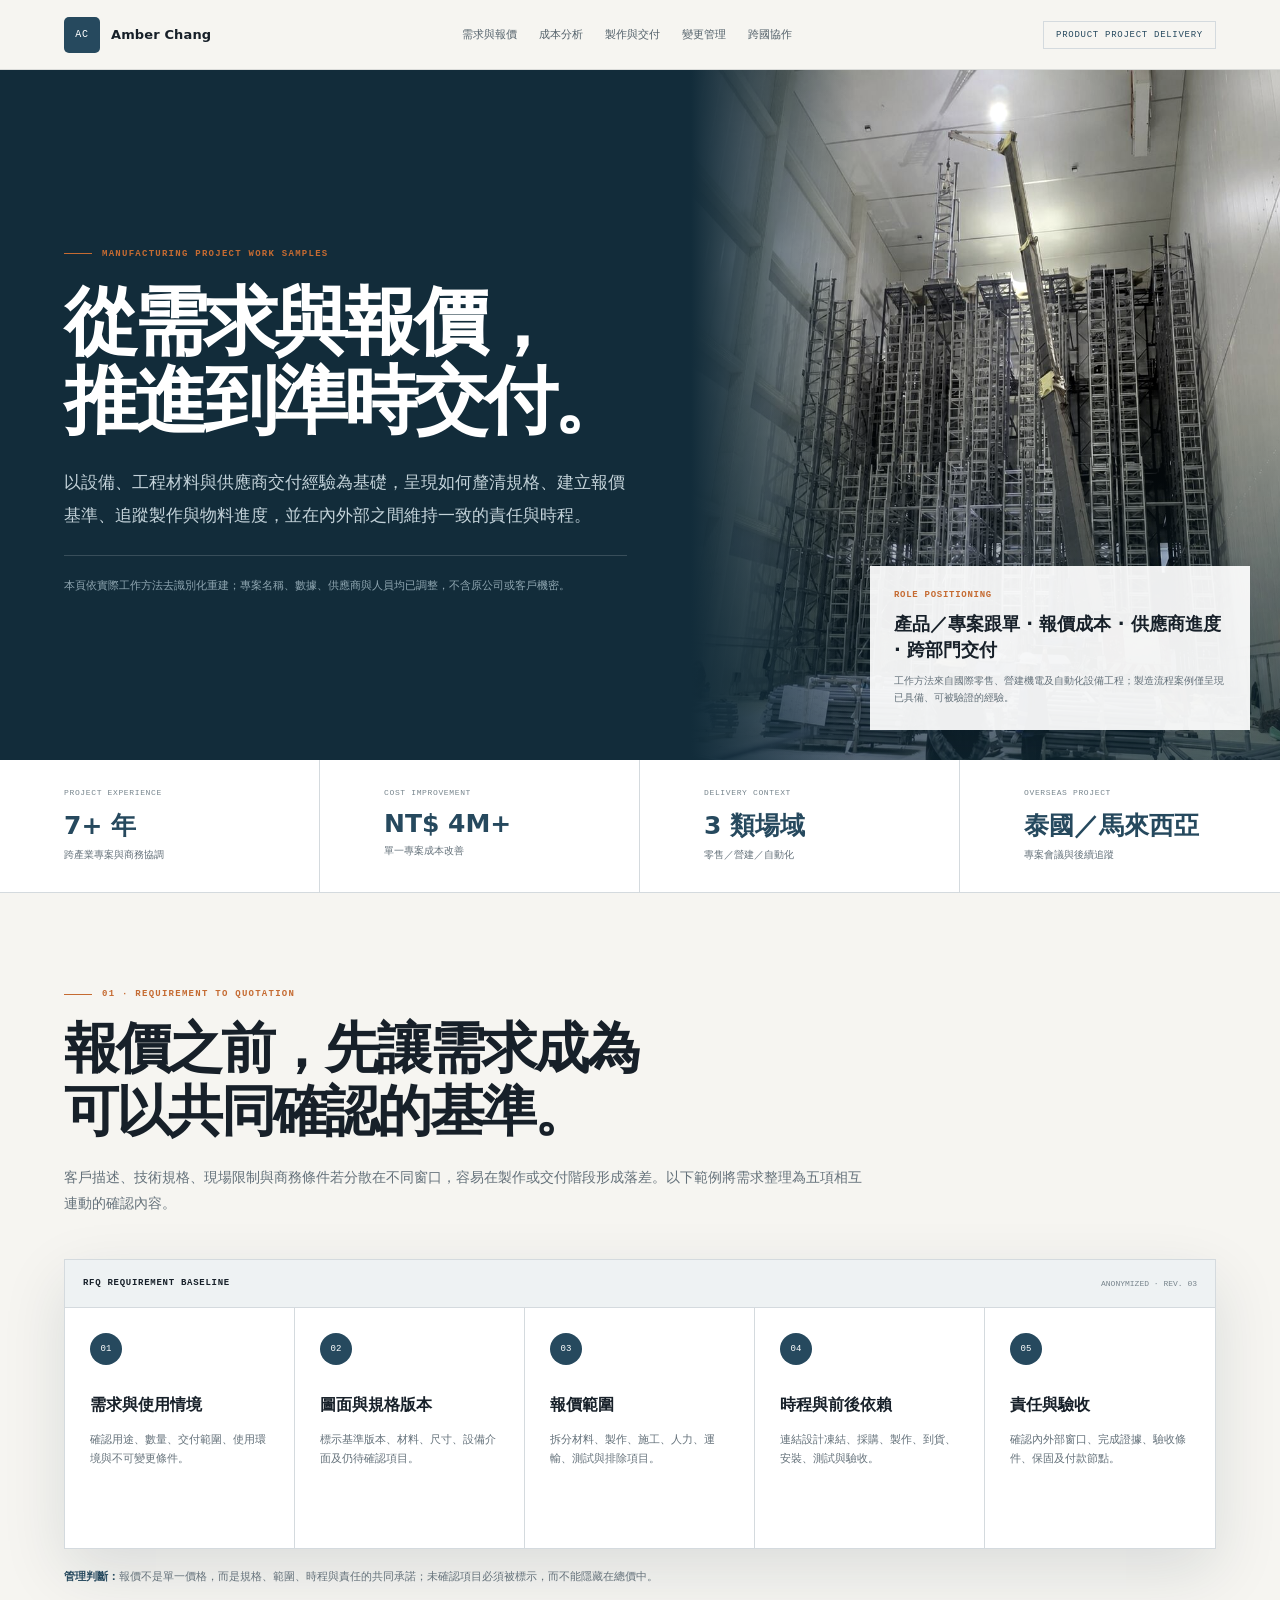
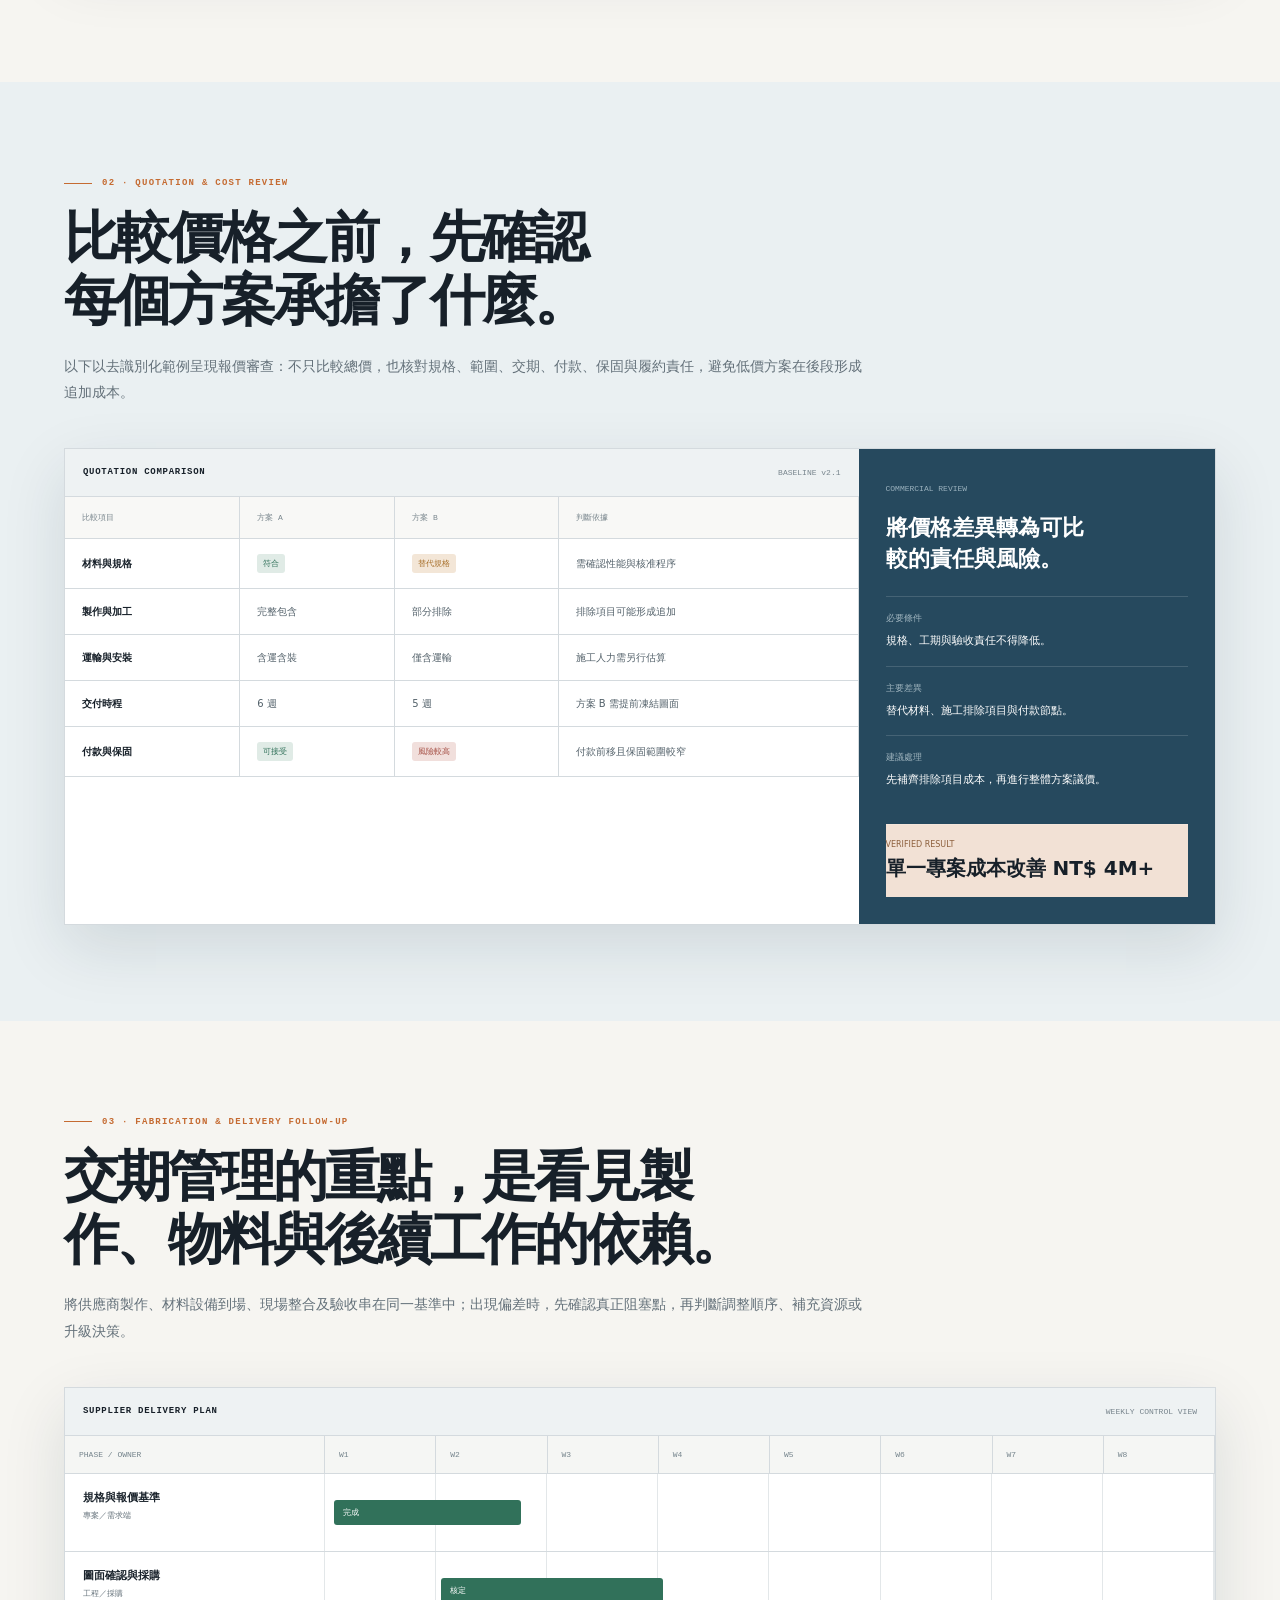
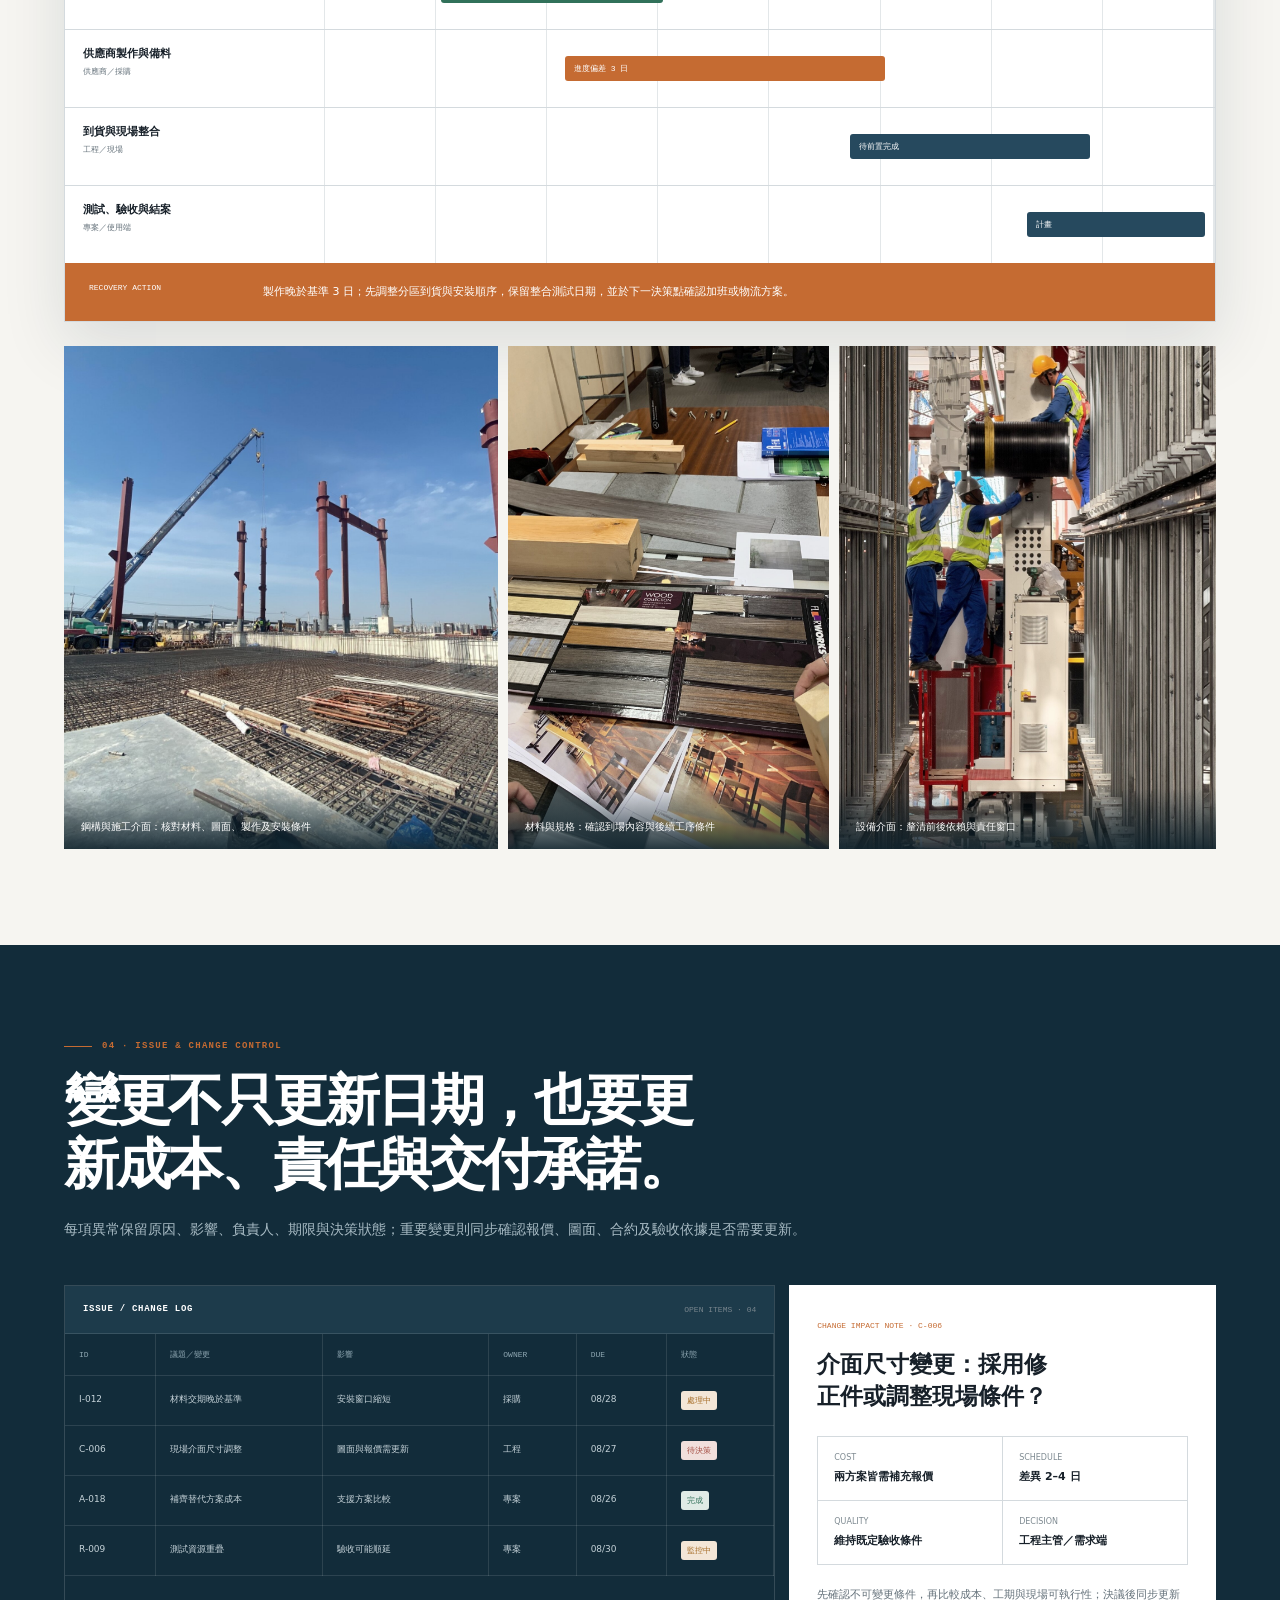
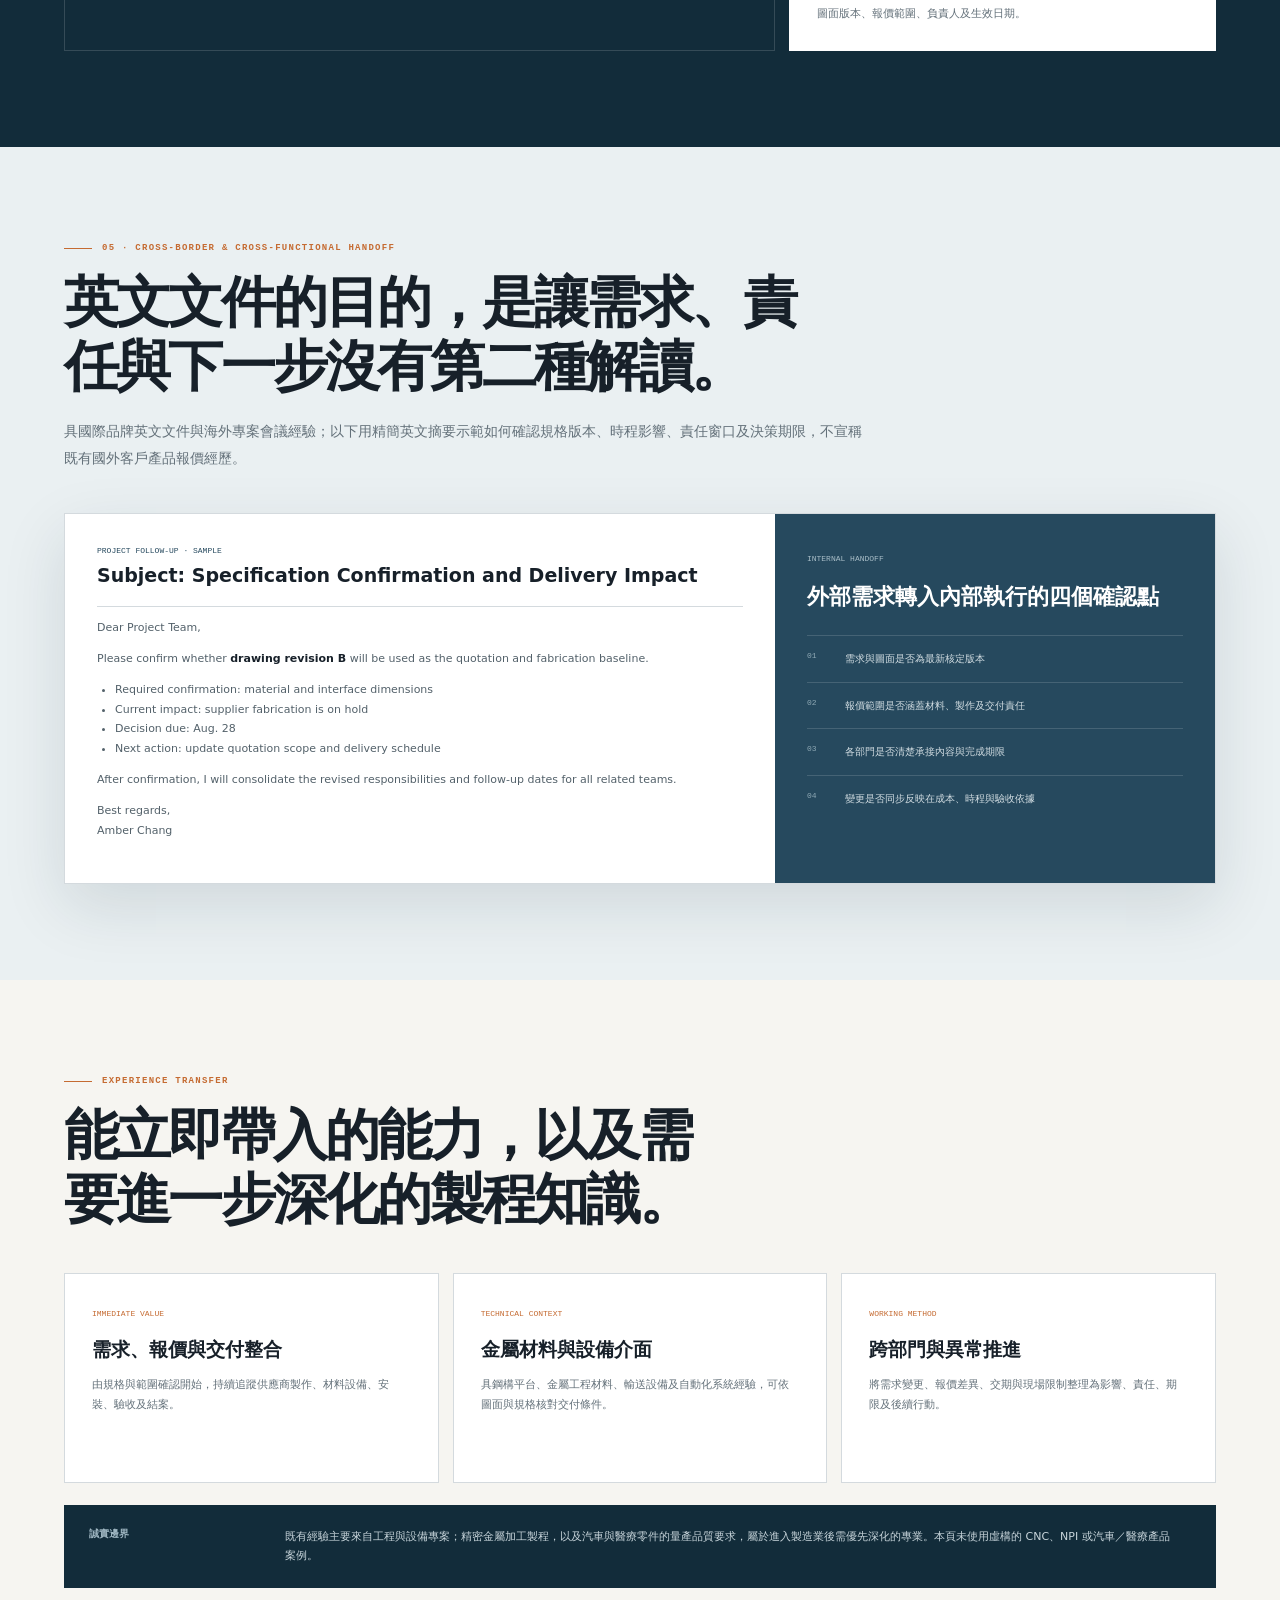
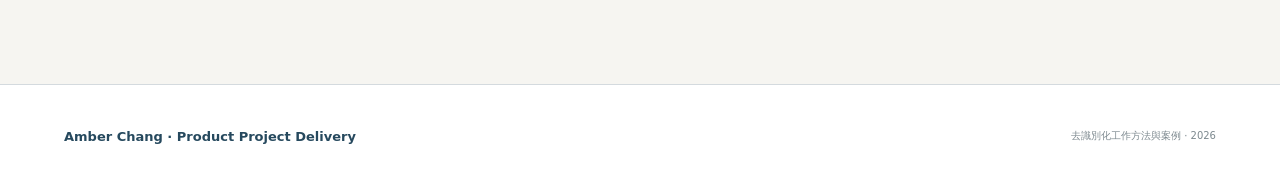
<file: delivery-portfolio-7c4d.html>
<!doctype html>
<html lang="zh-Hant">
<head>
  <meta charset="utf-8">
  <meta name="viewport" content="width=device-width, initial-scale=1">
  <title>Amber Chang｜製造業產品專案管理實作</title>
  <meta name="description" content="Amber Chang 的製造業產品專案管理實作：以去識別化案例呈現需求與報價基準、供應商製作、交付時程、變更管理及跨國協作。">
  <meta name="robots" content="noindex, nofollow, noarchive">
  <link rel="icon" href="/favicon.svg" type="image/svg+xml">
  <style>
    :root {
      --ink: #172029;
      --steel: #26495e;
      --steel-deep: #122c3a;
      --steel-soft: #dbe6eb;
      --orange: #c56b32;
      --orange-soft: #f2e1d5;
      --paper: #f6f5f1;
      --white: #fff;
      --muted: #64717a;
      --line: #d4dade;
      --green: #31715a;
      --amber: #a66d27;
      --red: #a34b40;
      --gutter: clamp(22px, 5vw, 82px);
      --shadow: 0 22px 60px rgb(18 44 58 / 12%);
    }
    * { box-sizing: border-box; }
    html { scroll-behavior: smooth; }
    body { margin: 0; color: var(--ink); background: var(--paper); font-family: "PingFang TC", "Noto Sans TC", "Microsoft JhengHei", system-ui, sans-serif; }
    a { color: inherit; text-decoration: none; }
    h1, h2, h3, p { text-wrap: pretty; }
    h1, h2, h3 { text-wrap: balance; }
    .topbar { position: sticky; z-index: 10; top: 0; min-height: 70px; padding: 0 var(--gutter); display: flex; align-items: center; justify-content: space-between; gap: 24px; border-bottom: 1px solid rgb(23 32 41 / 12%); background: rgb(246 245 241 / 94%); backdrop-filter: blur(14px); }
    .brand { display: flex; align-items: center; gap: 11px; font-size: 13px; font-weight: 800; letter-spacing: .01em; }
    .brand-mark { width: 36px; height: 36px; display: grid; place-items: center; color: white; background: var(--steel); border-radius: 5px; font: 10px ui-monospace, monospace; letter-spacing: .08em; }
    nav { display: flex; align-items: center; gap: 22px; color: #53616a; font-size: 11px; }
    nav a:hover { color: var(--orange); }
    .page-type { padding: 8px 12px; border: 1px solid var(--line); color: var(--steel); font: 9px ui-monospace, monospace; letter-spacing: .08em; }
    .eyebrow { display: flex; align-items: center; gap: 10px; margin: 0; color: var(--orange); font: 800 9px ui-monospace, monospace; letter-spacing: .14em; }
    .eyebrow::before { width: 28px; height: 1px; content: ""; background: currentColor; }
    .hero { min-height: 690px; display: grid; grid-template-columns: minmax(0, 1.08fr) minmax(420px, .92fr); background: var(--steel-deep); color: white; }
    .hero-copy { padding: 94px var(--gutter) 80px; align-self: center; }
    .hero h1 { max-width: 820px; margin: 24px 0 26px; font-size: clamp(46px, 5.8vw, 80px); line-height: 1.06; letter-spacing: -.055em; }
    .hero-lead { max-width: 720px; margin: 0; color: #c3d2d9; font-size: 17px; line-height: 1.9; }
    .hero-note { max-width: 720px; margin: 24px 0 0; padding-top: 20px; border-top: 1px solid rgb(255 255 255 / 16%); color: #8fa6b1; font-size: 11px; line-height: 1.75; }
    .hero-visual { position: relative; min-height: 540px; overflow: hidden; }
    .hero-visual img { width: 100%; height: 100%; display: block; object-fit: cover; filter: saturate(.78) contrast(1.05); }
    .hero-visual::after { position: absolute; inset: 0; content: ""; background: linear-gradient(90deg, var(--steel-deep), transparent 28%), linear-gradient(0deg, rgb(18 44 58 / 70%), transparent 55%); }
    .hero-card { position: absolute; z-index: 2; right: 30px; bottom: 30px; width: min(380px, calc(100% - 60px)); padding: 24px; color: var(--ink); background: rgb(255 255 255 / 93%); box-shadow: var(--shadow); }
    .hero-card span, .hero-card strong, .hero-card small { display: block; }
    .hero-card span { color: var(--orange); font: 800 9px ui-monospace, monospace; letter-spacing: .08em; }
    .hero-card strong { margin-top: 11px; font-size: 18px; line-height: 1.45; }
    .hero-card small { margin-top: 10px; color: var(--muted); font-size: 10px; line-height: 1.65; }
    .metrics { display: grid; grid-template-columns: repeat(4, minmax(0, 1fr)); border-bottom: 1px solid var(--line); background: white; }
    .metrics article { min-height: 132px; padding: 28px var(--gutter); border-right: 1px solid var(--line); }
    .metrics article:last-child { border-right: 0; }
    .metrics span, .metrics strong, .metrics small { display: block; }
    .metrics span { color: #77858d; font: 8px ui-monospace, monospace; letter-spacing: .08em; }
    .metrics strong { margin-top: 12px; color: var(--steel); font-size: 25px; }
    .metrics small { margin-top: 6px; color: var(--muted); font-size: 10px; }
    .section { padding: 96px var(--gutter); }
    .section.alt { background: #eaf0f2; }
    .section.dark { color: white; background: var(--steel-deep); }
    .section-heading { max-width: 1020px; margin-bottom: 42px; }
    .section-heading h2 { margin: 18px 0 0; font-size: clamp(36px, 4.3vw, 60px); line-height: 1.15; letter-spacing: -.05em; }
    .section-heading > p:last-child { max-width: 800px; margin: 20px 0 0; color: var(--muted); font-size: 14px; line-height: 1.9; }
    .dark .section-heading > p:last-child { color: #a8bbc4; }
    .artifact { overflow: hidden; border: 1px solid var(--line); background: white; box-shadow: var(--shadow); }
    .bar { min-height: 48px; padding: 0 18px; display: flex; align-items: center; justify-content: space-between; gap: 20px; border-bottom: 1px solid var(--line); background: #eef2f3; }
    .bar b { font: 800 9px ui-monospace, monospace; letter-spacing: .08em; }
    .bar span { color: #78858d; font: 8px ui-monospace, monospace; }
    .baseline-grid { display: grid; grid-template-columns: repeat(5, minmax(0, 1fr)); }
    .baseline-grid article { min-height: 240px; padding: 25px; border-right: 1px solid var(--line); }
    .baseline-grid article:last-child { border-right: 0; }
    .baseline-grid i { width: 32px; height: 32px; display: grid; place-items: center; color: white; background: var(--steel); border-radius: 50%; font: normal 9px ui-monospace, monospace; }
    .baseline-grid h3 { margin: 30px 0 14px; font-size: 16px; }
    .baseline-grid p { margin: 0; color: var(--muted); font-size: 11px; line-height: 1.75; }
    .artifact-note { margin: 18px 0 0; color: var(--muted); font-size: 11px; line-height: 1.75; }
    .artifact-note b { color: var(--steel); }
    .quote-layout { display: grid; grid-template-columns: minmax(0, 1.38fr) minmax(320px, .62fr); }
    .quote-table { width: 100%; border-collapse: collapse; }
    .quote-table th, .quote-table td { padding: 15px 17px; border-right: 1px solid var(--line); border-bottom: 1px solid var(--line); text-align: left; }
    .quote-table th { color: #79868d; background: #f8f8f6; font: 8px ui-monospace, monospace; }
    .quote-table td { color: #53616a; font-size: 10px; line-height: 1.5; }
    .quote-table td:first-child { color: var(--ink); font-weight: 760; }
    .status { padding: 4px 6px; display: inline-block; border-radius: 3px; font: 8px ui-monospace, monospace; }
    .ok { color: var(--green); background: #e0ebe6; }
    .check { color: var(--amber); background: #f3e6d7; }
    .risk { color: var(--red); background: #f1dfdc; }
    .decision { padding: 27px; color: white; background: var(--steel); }
    .decision > span { color: #9ab1bd; font: 8px ui-monospace, monospace; }
    .decision h3 { margin: 18px 0 22px; font-size: 22px; line-height: 1.4; }
    .decision dl { margin: 0; }
    .decision div { padding: 15px 0; border-top: 1px solid rgb(255 255 255 / 14%); }
    .decision dt { color: #9fb4be; font-size: 9px; }
    .decision dd { margin: 7px 0 0; font-size: 11px; line-height: 1.65; }
    .savings { margin-top: 20px; padding: 17px; color: var(--ink); background: var(--orange-soft); }
    .savings span, .savings strong { display: block; }
    .savings span { color: #8d603d; font-size: 8px; }
    .savings strong { margin-top: 6px; font-size: 20px; }
    .schedule { overflow-x: auto; }
    .schedule-inner { min-width: 980px; }
    .schedule-head, .schedule-row { display: grid; grid-template-columns: 260px repeat(8, minmax(75px, 1fr)); }
    .schedule-head { color: #75848c; background: #f5f6f4; font: 8px ui-monospace, monospace; }
    .schedule-head > div { padding: 14px; border-right: 1px solid var(--line); }
    .schedule-row { min-height: 78px; border-top: 1px solid var(--line); }
    .schedule-row > div { position: relative; border-right: 1px solid #e3e7e9; }
    .task { padding: 16px 18px; }
    .task b, .task small { display: block; }
    .task b { font-size: 11px; }
    .task small { margin-top: 5px; color: var(--muted); font-size: 8px; }
    .track { grid-column: 2 / 10; background: repeating-linear-gradient(90deg, transparent 0 calc(12.5% - 1px), #e3e7e9 calc(12.5% - 1px) 12.5%); }
    .taskbar { position: absolute; top: 26px; height: 25px; padding: 0 9px; display: flex; align-items: center; color: white; border-radius: 3px; background: var(--steel); font: 8px ui-monospace, monospace; }
    .taskbar.done { background: var(--green); }
    .taskbar.warn { background: var(--orange); }
    .schedule-alert { padding: 20px 24px; display: grid; grid-template-columns: 150px minmax(0, 1fr); gap: 24px; color: white; background: var(--orange); }
    .schedule-alert span { font: 8px ui-monospace, monospace; }
    .schedule-alert p { margin: 0; font-size: 11px; line-height: 1.7; }
    .photo-band { display: grid; grid-template-columns: 1.15fr .85fr 1fr; gap: 10px; margin-top: 24px; }
    .photo-band figure { position: relative; min-height: 260px; margin: 0; overflow: hidden; background: #cad3d7; }
    .photo-band img { width: 100%; height: 100%; display: block; object-fit: cover; filter: saturate(.78); }
    .photo-band figcaption { position: absolute; right: 0; bottom: 0; left: 0; padding: 32px 17px 15px; color: white; background: linear-gradient(transparent, rgb(16 35 45 / 90%)); font-size: 10px; }
    .change-grid { display: grid; grid-template-columns: minmax(0, 1.25fr) minmax(340px, .75fr); gap: 14px; }
    .log { border: 1px solid rgb(255 255 255 / 15%); }
    .log .bar { border-color: rgb(255 255 255 / 12%); background: #1d3b4b; }
    .log table { width: 100%; border-collapse: collapse; }
    .log th, .log td { padding: 15px 14px; border-right: 1px solid rgb(255 255 255 / 11%); border-bottom: 1px solid rgb(255 255 255 / 11%); text-align: left; }
    .log th { color: #8fa7b2; font: 8px ui-monospace, monospace; }
    .log td { color: #c6d3d9; font-size: 9px; line-height: 1.55; }
    .change-card { padding: 28px; color: var(--ink); background: white; }
    .change-card > span { color: var(--orange); font: 8px ui-monospace, monospace; }
    .change-card h3 { margin: 16px 0 24px; font-size: 23px; line-height: 1.4; }
    .impact { display: grid; grid-template-columns: repeat(2, 1fr); border-top: 1px solid var(--line); border-left: 1px solid var(--line); }
    .impact div { padding: 16px; border-right: 1px solid var(--line); border-bottom: 1px solid var(--line); }
    .impact span, .impact b { display: block; }
    .impact span { color: #7e8a91; font-size: 8px; }
    .impact b { margin-top: 7px; font-size: 11px; }
    .change-card p { margin: 20px 0 0; color: var(--muted); font-size: 11px; line-height: 1.75; }
    .communication { display: grid; grid-template-columns: minmax(0, 1fr) minmax(320px, .62fr); border: 1px solid var(--line); background: white; box-shadow: var(--shadow); }
    .message { padding: 32px; }
    .message-head { padding-bottom: 20px; border-bottom: 1px solid var(--line); }
    .message-head span, .message-head strong { display: block; }
    .message-head span { color: var(--steel); font: 8px ui-monospace, monospace; }
    .message-head strong { margin-top: 9px; font-size: 19px; }
    .message-body { color: #53616a; font-size: 11px; line-height: 1.8; }
    .message-body b { color: var(--ink); }
    .message-body ul { padding-left: 18px; }
    .handoff { padding: 32px; color: white; background: var(--steel); }
    .handoff > span { color: #a8bdc7; font: 8px ui-monospace, monospace; }
    .handoff h3 { margin: 17px 0 22px; font-size: 22px; line-height: 1.4; }
    .handoff ol { padding: 0; margin: 0; list-style: none; counter-reset: handoff; }
    .handoff li { padding: 15px 0; display: grid; grid-template-columns: 28px minmax(0, 1fr); gap: 10px; border-top: 1px solid rgb(255 255 255 / 14%); color: #d2dde2; font-size: 10px; line-height: 1.55; counter-increment: handoff; }
    .handoff li::before { content: "0" counter(handoff); color: #8fa9b5; font: 8px ui-monospace, monospace; }
    .fit-grid { display: grid; grid-template-columns: repeat(3, minmax(0, 1fr)); gap: 14px; }
    .fit-card { min-height: 210px; padding: 27px; border: 1px solid var(--line); background: white; }
    .fit-card span { color: var(--orange); font: 8px ui-monospace, monospace; }
    .fit-card h3 { margin: 17px 0 12px; font-size: 19px; }
    .fit-card p { margin: 0; color: var(--muted); font-size: 11px; line-height: 1.8; }
    .scope-note { margin-top: 22px; padding: 22px 25px; display: grid; grid-template-columns: 170px minmax(0, 1fr); gap: 26px; color: white; background: var(--steel-deep); }
    .scope-note b { color: #9fb6c1; font-size: 10px; }
    .scope-note p { margin: 0; color: #c7d4da; font-size: 11px; line-height: 1.75; }
    footer { padding: 44px var(--gutter); display: flex; align-items: center; justify-content: space-between; gap: 30px; color: #7d898f; border-top: 1px solid var(--line); background: white; font-size: 10px; }
    footer strong { color: var(--steel); font-size: 13px; }
    @media (max-width: 980px) {
      nav { display: none; }
      .hero { grid-template-columns: 1fr; }
      .hero-visual { min-height: 460px; }
      .metrics { grid-template-columns: repeat(2, 1fr); }
      .metrics article:nth-child(2) { border-right: 0; }
      .metrics article:nth-child(-n+2) { border-bottom: 1px solid var(--line); }
      .baseline-grid { grid-template-columns: repeat(2, 1fr); }
      .baseline-grid article { border-bottom: 1px solid var(--line); }
      .baseline-grid article:last-child { grid-column: 1 / -1; }
      .quote-layout, .change-grid, .communication { grid-template-columns: 1fr; }
      .photo-band { grid-template-columns: 1fr 1fr; }
      .photo-band figure:first-child { grid-column: 1 / -1; }
      .fit-grid { grid-template-columns: 1fr; }
    }
    @media (max-width: 640px) {
      .topbar { min-height: 62px; }
      .page-type { display: none; }
      .hero-copy { padding-top: 74px; }
      .hero h1 { font-size: 43px; }
      .hero-lead { font-size: 15px; }
      .hero-visual { min-height: 390px; }
      .hero-card { right: 18px; bottom: 18px; width: calc(100% - 36px); }
      .metrics { grid-template-columns: 1fr; }
      .metrics article { min-height: 105px; border-right: 0; border-bottom: 1px solid var(--line); }
      .section { padding-top: 72px; padding-bottom: 72px; }
      .section-heading h2 { font-size: 36px; }
      .baseline-grid { grid-template-columns: 1fr; }
      .baseline-grid article, .baseline-grid article:last-child { min-height: 190px; grid-column: auto; border-right: 0; }
      .quote-table { min-width: 740px; }
      .quote-layout > div:first-child { overflow-x: auto; }
      .photo-band { grid-template-columns: 1fr; }
      .photo-band figure:first-child { grid-column: auto; }
      .change-card { padding: 22px; }
      .log { overflow-x: auto; }
      .log table { min-width: 720px; }
      .communication { border-right: 0; border-left: 0; }
      .message, .handoff { padding: 24px; }
      .scope-note { grid-template-columns: 1fr; gap: 8px; }
      footer { align-items: flex-start; flex-direction: column; }
    }
  </style>
</head>
<body>
  <header class="topbar">
    <div class="brand"><span class="brand-mark">AC</span><span>Amber Chang</span></div>
    <nav aria-label="本頁內容">
      <a href="#baseline">需求與報價</a>
      <a href="#cost">成本分析</a>
      <a href="#schedule">製作與交付</a>
      <a href="#change">變更管理</a>
      <a href="#communication">跨國協作</a>
    </nav>
    <span class="page-type">PRODUCT PROJECT DELIVERY</span>
  </header>

  <main>
    <section class="hero">
      <div class="hero-copy">
        <p class="eyebrow">MANUFACTURING PROJECT WORK SAMPLES</p>
        <h1>從需求與報價，<br>推進到準時交付。</h1>
        <p class="hero-lead">以設備、工程材料與供應商交付經驗為基礎，呈現如何釐清規格、建立報價基準、追蹤製作與物料進度，並在內外部之間維持一致的責任與時程。</p>
        <p class="hero-note">本頁依實際工作方法去識別化重建；專案名稱、數據、供應商與人員均已調整，不含原公司或客戶機密。</p>
      </div>
      <div class="hero-visual">
        <img src="/field-highbay-install-clean.jpg" alt="大型自動化倉儲設備安裝現場">
        <aside class="hero-card">
          <span>ROLE POSITIONING</span>
          <strong>產品／專案跟單 · 報價成本 · 供應商進度 · 跨部門交付</strong>
          <small>工作方法來自國際零售、營建機電及自動化設備工程；製造流程案例僅呈現已具備、可被驗證的經驗。</small>
        </aside>
      </div>
    </section>

    <section class="metrics" aria-label="經驗摘要">
      <article><span>PROJECT EXPERIENCE</span><strong>7+ 年</strong><small>跨產業專案與商務協調</small></article>
      <article><span>COST IMPROVEMENT</span><strong>NT$ 4M+</strong><small>單一專案成本改善</small></article>
      <article><span>DELIVERY CONTEXT</span><strong>3 類場域</strong><small>零售／營建／自動化</small></article>
      <article><span>OVERSEAS PROJECT</span><strong>泰國／馬來西亞</strong><small>專案會議與後續追蹤</small></article>
    </section>

    <section class="section" id="baseline">
      <div class="section-heading">
        <p class="eyebrow">01 · REQUIREMENT TO QUOTATION</p>
        <h2>報價之前，先讓需求成為可以共同確認的基準。</h2>
        <p>客戶描述、技術規格、現場限制與商務條件若分散在不同窗口，容易在製作或交付階段形成落差。以下範例將需求整理為五項相互連動的確認內容。</p>
      </div>
      <div class="artifact">
        <div class="bar"><b>RFQ REQUIREMENT BASELINE</b><span>ANONYMIZED · REV. 03</span></div>
        <div class="baseline-grid">
          <article><i>01</i><h3>需求與使用情境</h3><p>確認用途、數量、交付範圍、使用環境與不可變更條件。</p></article>
          <article><i>02</i><h3>圖面與規格版本</h3><p>標示基準版本、材料、尺寸、設備介面及仍待確認項目。</p></article>
          <article><i>03</i><h3>報價範圍</h3><p>拆分材料、製作、施工、人力、運輸、測試與排除項目。</p></article>
          <article><i>04</i><h3>時程與前後依賴</h3><p>連結設計凍結、採購、製作、到貨、安裝、測試與驗收。</p></article>
          <article><i>05</i><h3>責任與驗收</h3><p>確認內外部窗口、完成證據、驗收條件、保固及付款節點。</p></article>
        </div>
      </div>
      <p class="artifact-note"><b>管理判斷：</b>報價不是單一價格，而是規格、範圍、時程與責任的共同承諾；未確認項目必須被標示，而不能隱藏在總價中。</p>
    </section>

    <section class="section alt" id="cost">
      <div class="section-heading">
        <p class="eyebrow">02 · QUOTATION & COST REVIEW</p>
        <h2>比較價格之前，先確認每個方案承擔了什麼。</h2>
        <p>以下以去識別化範例呈現報價審查：不只比較總價，也核對規格、範圍、交期、付款、保固與履約責任，避免低價方案在後段形成追加成本。</p>
      </div>
      <div class="artifact quote-layout">
        <div>
          <div class="bar"><b>QUOTATION COMPARISON</b><span>BASELINE v2.1</span></div>
          <table class="quote-table">
            <thead><tr><th>比較項目</th><th>方案 A</th><th>方案 B</th><th>判斷依據</th></tr></thead>
            <tbody>
              <tr><td>材料與規格</td><td><span class="status ok">符合</span></td><td><span class="status check">替代規格</span></td><td>需確認性能與核准程序</td></tr>
              <tr><td>製作與加工</td><td>完整包含</td><td>部分排除</td><td>排除項目可能形成追加</td></tr>
              <tr><td>運輸與安裝</td><td>含運含裝</td><td>僅含運輸</td><td>施工人力需另行估算</td></tr>
              <tr><td>交付時程</td><td>6 週</td><td>5 週</td><td>方案 B 需提前凍結圖面</td></tr>
              <tr><td>付款與保固</td><td><span class="status ok">可接受</span></td><td><span class="status risk">風險較高</span></td><td>付款前移且保固範圍較窄</td></tr>
            </tbody>
          </table>
        </div>
        <aside class="decision">
          <span>COMMERCIAL REVIEW</span>
          <h3>將價格差異轉為可比較的責任與風險。</h3>
          <dl>
            <div><dt>必要條件</dt><dd>規格、工期與驗收責任不得降低。</dd></div>
            <div><dt>主要差異</dt><dd>替代材料、施工排除項目與付款節點。</dd></div>
            <div><dt>建議處理</dt><dd>先補齊排除項目成本，再進行整體方案議價。</dd></div>
          </dl>
          <div class="savings"><span>VERIFIED RESULT</span><strong>單一專案成本改善 NT$ 4M+</strong></div>
        </aside>
      </div>
    </section>

    <section class="section" id="schedule">
      <div class="section-heading">
        <p class="eyebrow">03 · FABRICATION & DELIVERY FOLLOW-UP</p>
        <h2>交期管理的重點，是看見製作、物料與後續工作的依賴。</h2>
        <p>將供應商製作、材料設備到場、現場整合及驗收串在同一基準中；出現偏差時，先確認真正阻塞點，再判斷調整順序、補充資源或升級決策。</p>
      </div>
      <div class="artifact schedule">
        <div class="bar"><b>SUPPLIER DELIVERY PLAN</b><span>WEEKLY CONTROL VIEW</span></div>
        <div class="schedule-inner">
          <div class="schedule-head"><div>PHASE / OWNER</div><div>W1</div><div>W2</div><div>W3</div><div>W4</div><div>W5</div><div>W6</div><div>W7</div><div>W8</div></div>
          <div class="schedule-row"><div class="task"><b>規格與報價基準</b><small>專案／需求端</small></div><div class="track"><span class="taskbar done" style="left:1%;width:21%">完成</span></div></div>
          <div class="schedule-row"><div class="task"><b>圖面確認與採購</b><small>工程／採購</small></div><div class="track"><span class="taskbar done" style="left:13%;width:25%">核定</span></div></div>
          <div class="schedule-row"><div class="task"><b>供應商製作與備料</b><small>供應商／採購</small></div><div class="track"><span class="taskbar warn" style="left:27%;width:36%">進度偏差 3 日</span></div></div>
          <div class="schedule-row"><div class="task"><b>到貨與現場整合</b><small>工程／現場</small></div><div class="track"><span class="taskbar" style="left:59%;width:27%">待前置完成</span></div></div>
          <div class="schedule-row"><div class="task"><b>測試、驗收與結案</b><small>專案／使用端</small></div><div class="track"><span class="taskbar" style="left:79%;width:20%">計畫</span></div></div>
          <div class="schedule-alert"><span>RECOVERY ACTION</span><p>製作晚於基準 3 日；先調整分區到貨與安裝順序，保留整合測試日期，並於下一決策點確認加班或物流方案。</p></div>
        </div>
      </div>
      <div class="photo-band" aria-label="實際專案現場照片">
        <figure><img src="/field-structure-install.jpg" alt="鋼構平台安裝現場"><figcaption>鋼構與施工介面：核對材料、圖面、製作及安裝條件</figcaption></figure>
        <figure><img src="/field-material-review.jpg" alt="現場材料與規格確認"><figcaption>材料與規格：確認到場內容與後續工序條件</figcaption></figure>
        <figure><img src="/field-equipment-interface.jpg" alt="自動化設備介面確認"><figcaption>設備介面：釐清前後依賴與責任窗口</figcaption></figure>
      </div>
    </section>

    <section class="section dark" id="change">
      <div class="section-heading">
        <p class="eyebrow">04 · ISSUE & CHANGE CONTROL</p>
        <h2>變更不只更新日期，也要更新成本、責任與交付承諾。</h2>
        <p>每項異常保留原因、影響、負責人、期限與決策狀態；重要變更則同步確認報價、圖面、合約及驗收依據是否需要更新。</p>
      </div>
      <div class="change-grid">
        <div class="log">
          <div class="bar"><b>ISSUE / CHANGE LOG</b><span>OPEN ITEMS · 04</span></div>
          <table>
            <thead><tr><th>ID</th><th>議題／變更</th><th>影響</th><th>OWNER</th><th>DUE</th><th>狀態</th></tr></thead>
            <tbody>
              <tr><td>I-012</td><td>材料交期晚於基準</td><td>安裝窗口縮短</td><td>採購</td><td>08/28</td><td><span class="status check">處理中</span></td></tr>
              <tr><td>C-006</td><td>現場介面尺寸調整</td><td>圖面與報價需更新</td><td>工程</td><td>08/27</td><td><span class="status risk">待決策</span></td></tr>
              <tr><td>A-018</td><td>補齊替代方案成本</td><td>支援方案比較</td><td>專案</td><td>08/26</td><td><span class="status ok">完成</span></td></tr>
              <tr><td>R-009</td><td>測試資源重疊</td><td>驗收可能順延</td><td>專案</td><td>08/30</td><td><span class="status check">監控中</span></td></tr>
            </tbody>
          </table>
        </div>
        <aside class="change-card">
          <span>CHANGE IMPACT NOTE · C-006</span>
          <h3>介面尺寸變更：採用修正件或調整現場條件？</h3>
          <div class="impact">
            <div><span>COST</span><b>兩方案皆需補充報價</b></div>
            <div><span>SCHEDULE</span><b>差異 2–4 日</b></div>
            <div><span>QUALITY</span><b>維持既定驗收條件</b></div>
            <div><span>DECISION</span><b>工程主管／需求端</b></div>
          </div>
          <p>先確認不可變更條件，再比較成本、工期與現場可執行性；決議後同步更新圖面版本、報價範圍、負責人及生效日期。</p>
        </aside>
      </div>
    </section>

    <section class="section alt" id="communication">
      <div class="section-heading">
        <p class="eyebrow">05 · CROSS-BORDER & CROSS-FUNCTIONAL HANDOFF</p>
        <h2>英文文件的目的，是讓需求、責任與下一步沒有第二種解讀。</h2>
        <p>具國際品牌英文文件與海外專案會議經驗；以下用精簡英文摘要示範如何確認規格版本、時程影響、責任窗口及決策期限，不宣稱既有國外客戶產品報價經歷。</p>
      </div>
      <div class="communication">
        <article class="message">
          <div class="message-head"><span>PROJECT FOLLOW-UP · SAMPLE</span><strong>Subject: Specification Confirmation and Delivery Impact</strong></div>
          <div class="message-body">
            <p>Dear Project Team,</p>
            <p>Please confirm whether <b>drawing revision B</b> will be used as the quotation and fabrication baseline.</p>
            <ul>
              <li>Required confirmation: material and interface dimensions</li>
              <li>Current impact: supplier fabrication is on hold</li>
              <li>Decision due: Aug. 28</li>
              <li>Next action: update quotation scope and delivery schedule</li>
            </ul>
            <p>After confirmation, I will consolidate the revised responsibilities and follow-up dates for all related teams.</p>
            <p>Best regards,<br>Amber Chang</p>
          </div>
        </article>
        <aside class="handoff">
          <span>INTERNAL HANDOFF</span>
          <h3>外部需求轉入內部執行的四個確認點</h3>
          <ol>
            <li>需求與圖面是否為最新核定版本</li>
            <li>報價範圍是否涵蓋材料、製作及交付責任</li>
            <li>各部門是否清楚承接內容與完成期限</li>
            <li>變更是否同步反映在成本、時程與驗收依據</li>
          </ol>
        </aside>
      </div>
    </section>

    <section class="section">
      <div class="section-heading">
        <p class="eyebrow">EXPERIENCE TRANSFER</p>
        <h2>能立即帶入的能力，以及需要進一步深化的製程知識。</h2>
      </div>
      <div class="fit-grid">
        <article class="fit-card"><span>IMMEDIATE VALUE</span><h3>需求、報價與交付整合</h3><p>由規格與範圍確認開始，持續追蹤供應商製作、材料設備、安裝、驗收及結案。</p></article>
        <article class="fit-card"><span>TECHNICAL CONTEXT</span><h3>金屬材料與設備介面</h3><p>具鋼構平台、金屬工程材料、輸送設備及自動化系統經驗，可依圖面與規格核對交付條件。</p></article>
        <article class="fit-card"><span>WORKING METHOD</span><h3>跨部門與異常推進</h3><p>將需求變更、報價差異、交期與現場限制整理為影響、責任、期限及後續行動。</p></article>
      </div>
      <div class="scope-note"><b>誠實邊界</b><p>既有經驗主要來自工程與設備專案；精密金屬加工製程，以及汽車與醫療零件的量產品質要求，屬於進入製造業後需優先深化的專業。本頁未使用虛構的 CNC、NPI 或汽車／醫療產品案例。</p></div>
    </section>
  </main>

  <footer>
    <strong>Amber Chang · Product Project Delivery</strong>
    <span>去識別化工作方法與案例 · 2026</span>
  </footer>
</body>
</html>
</file>
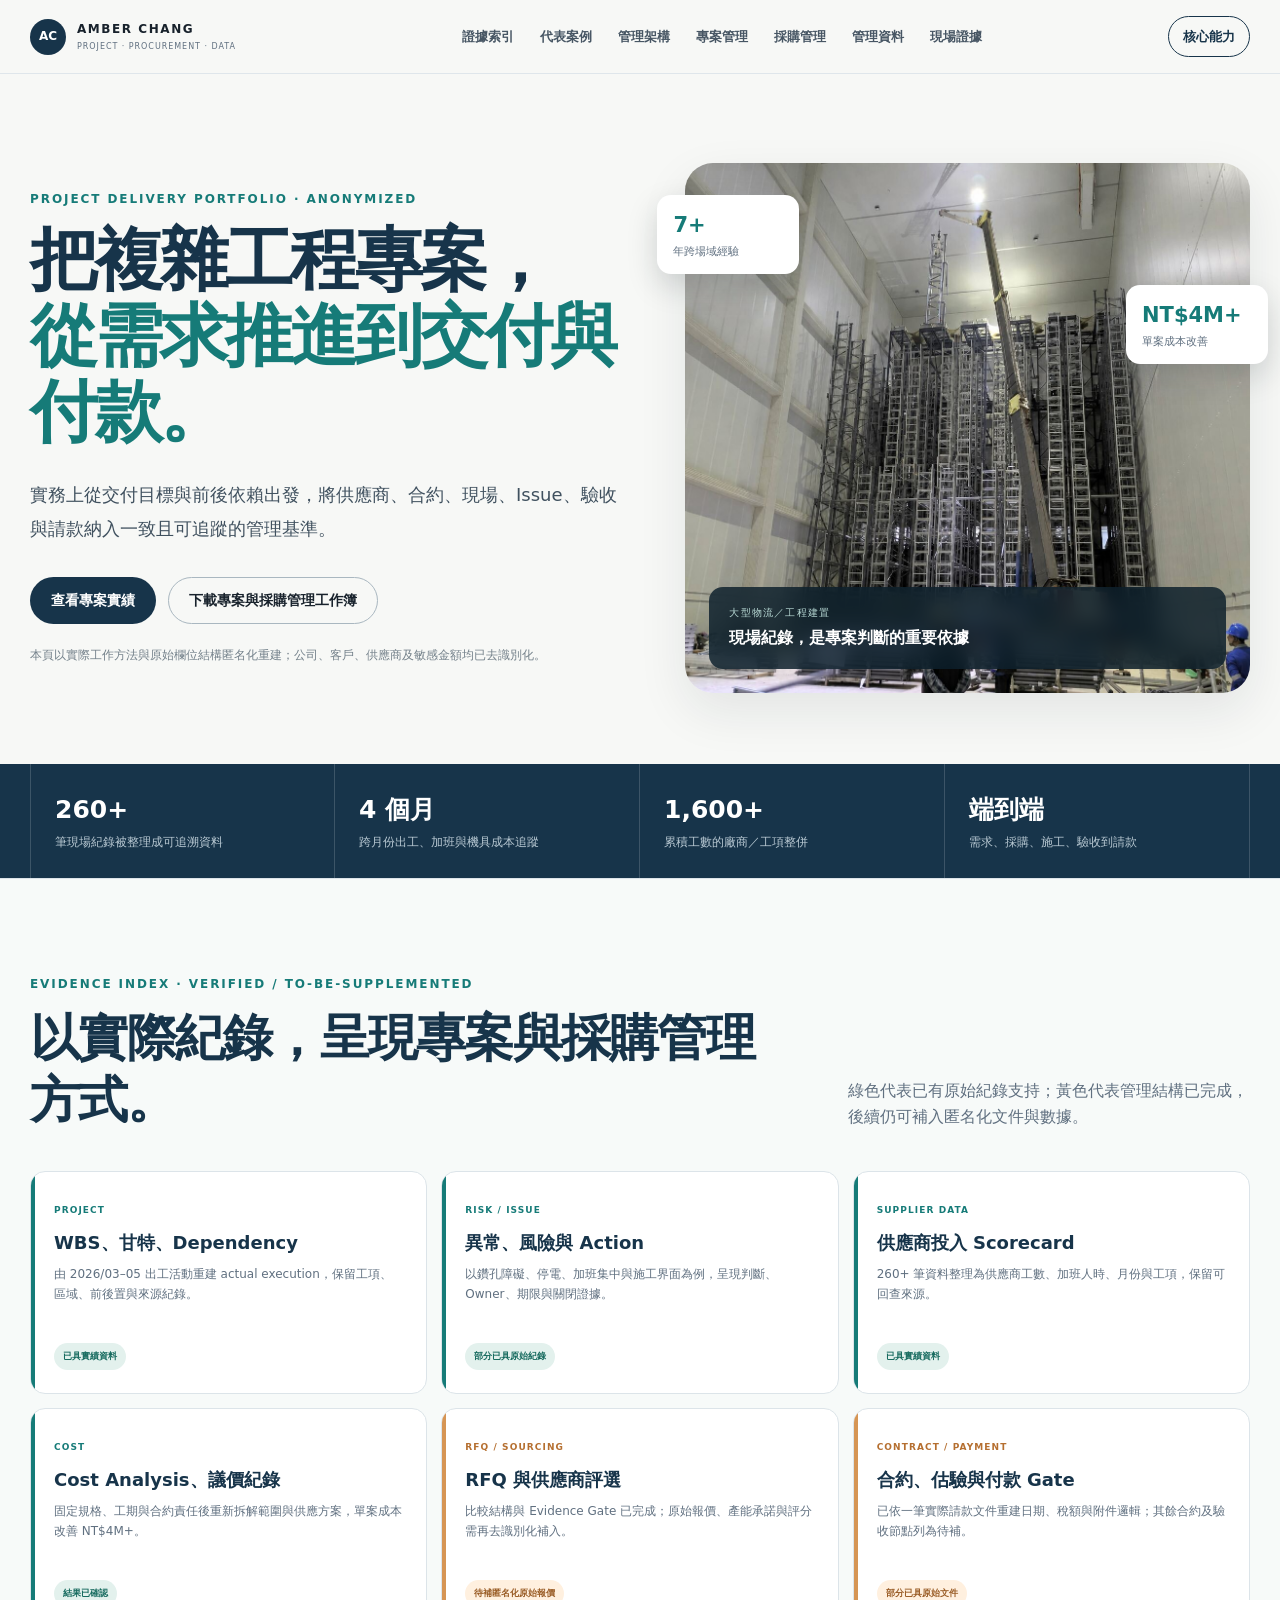
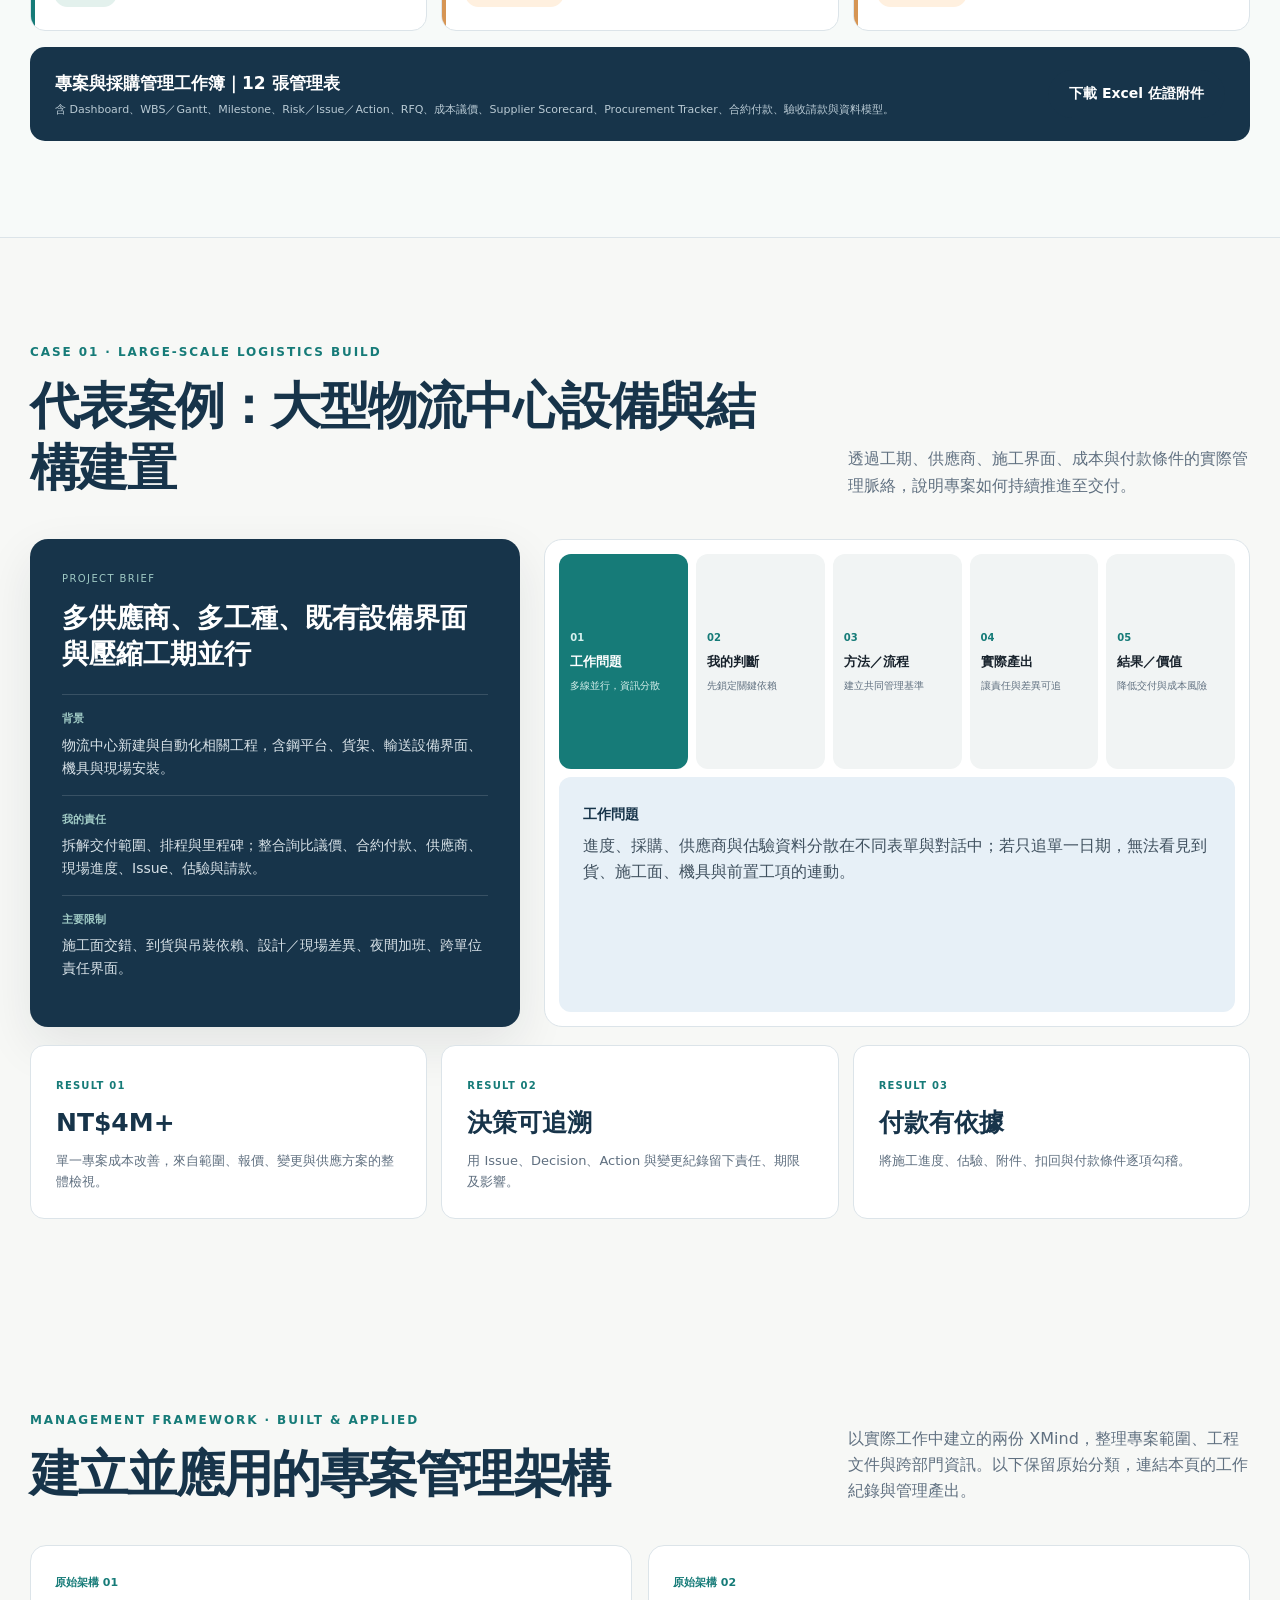
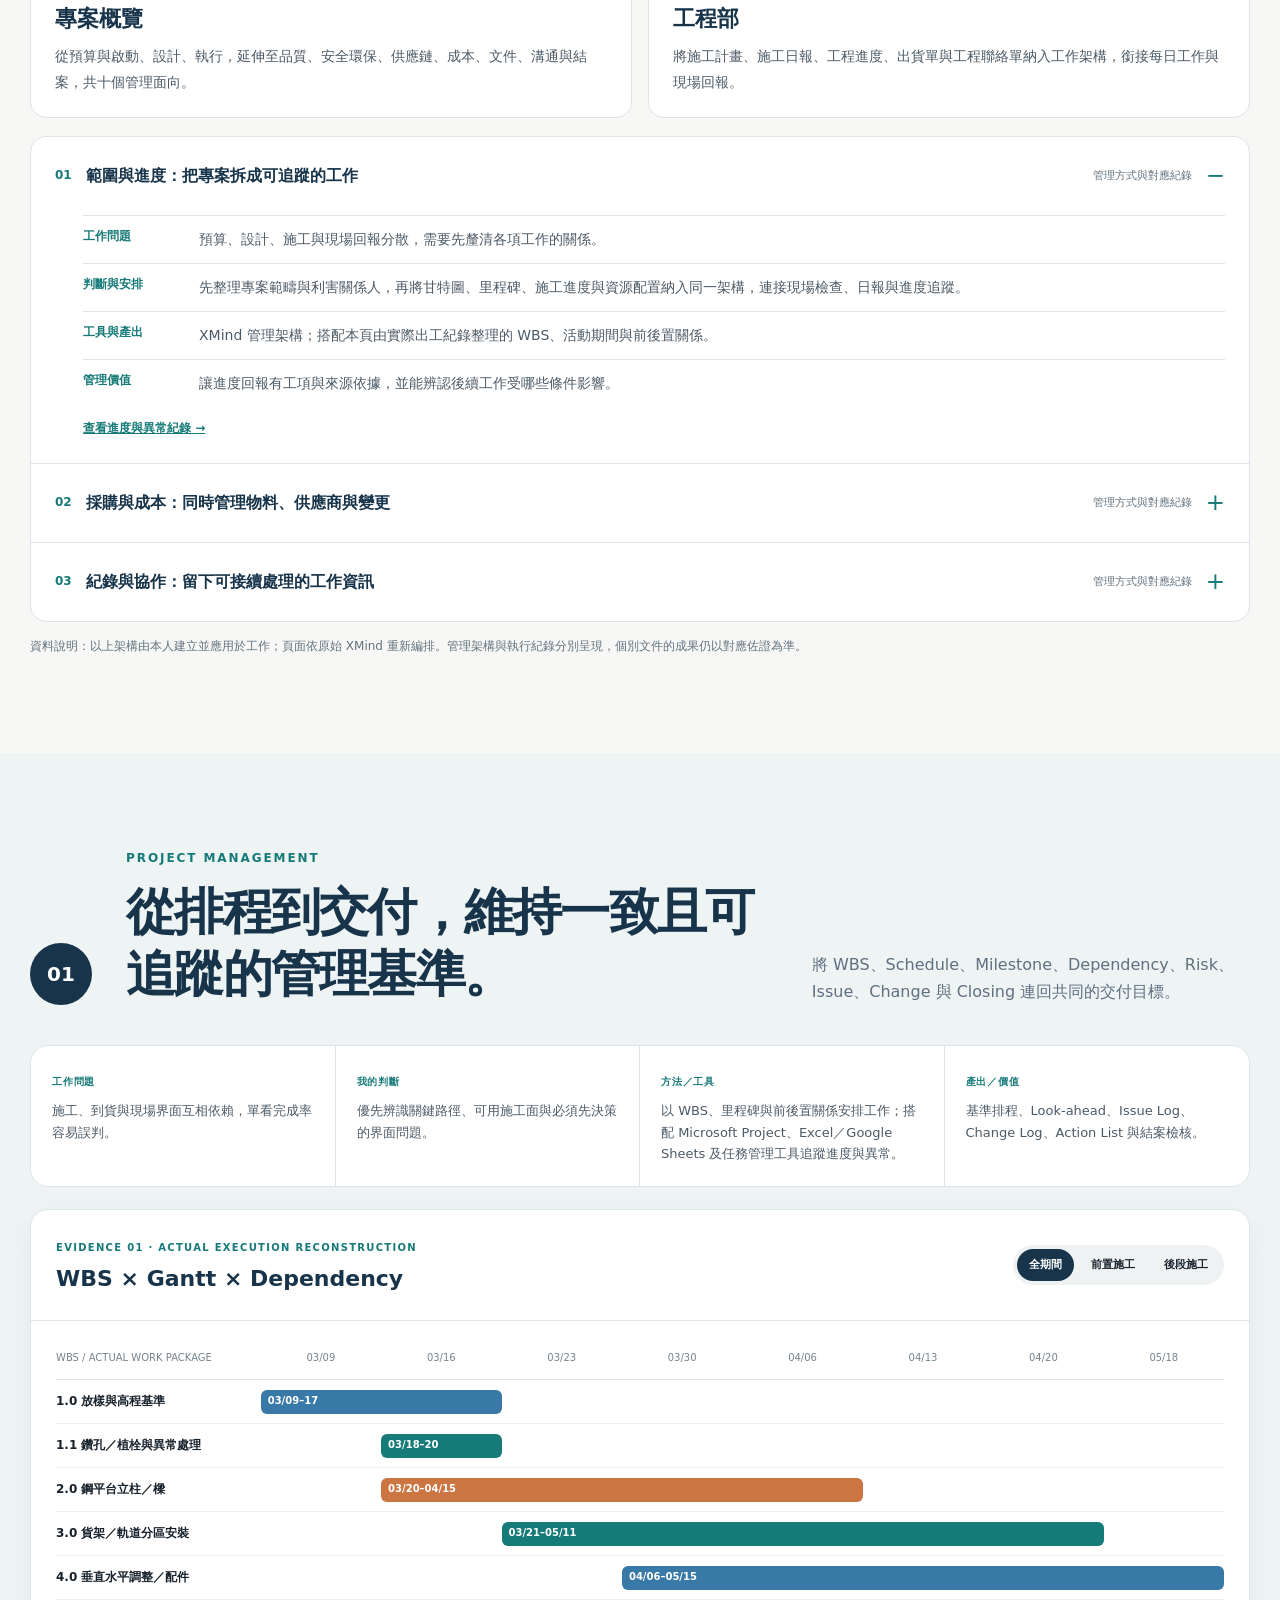
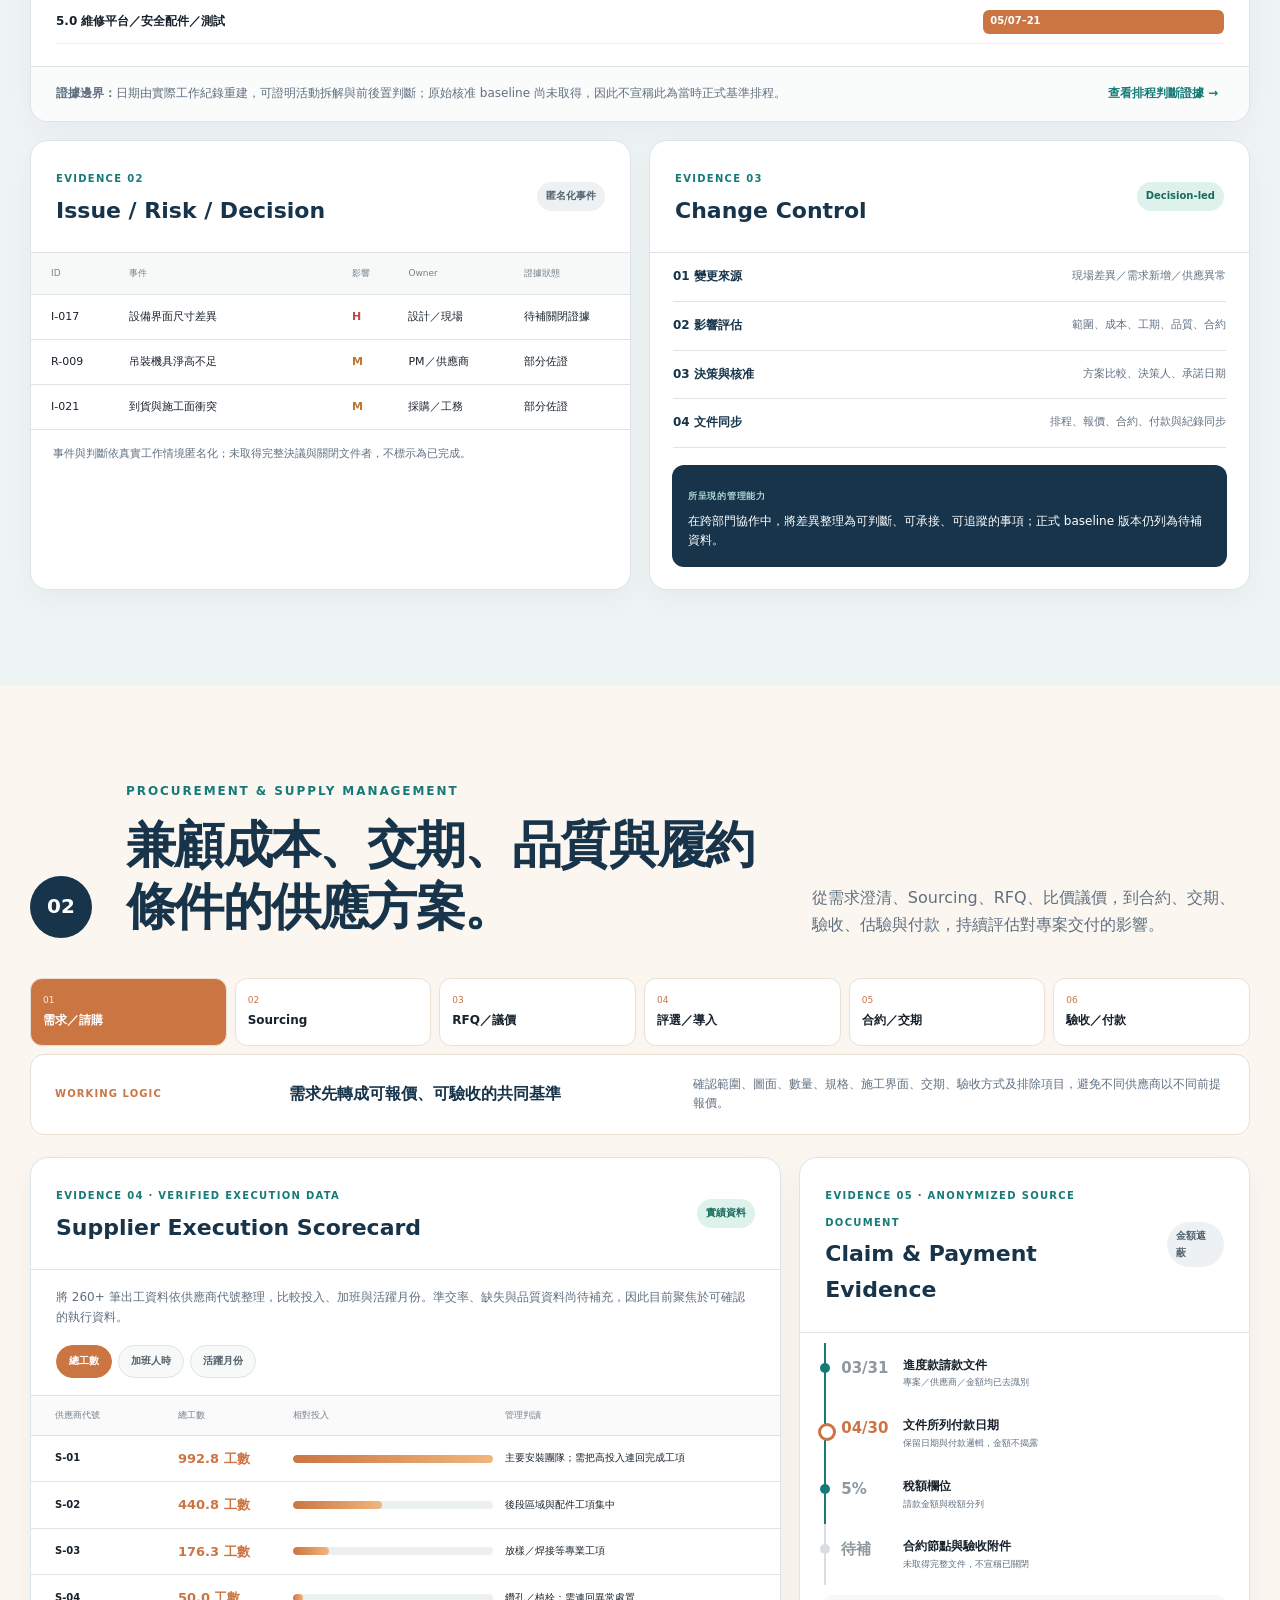
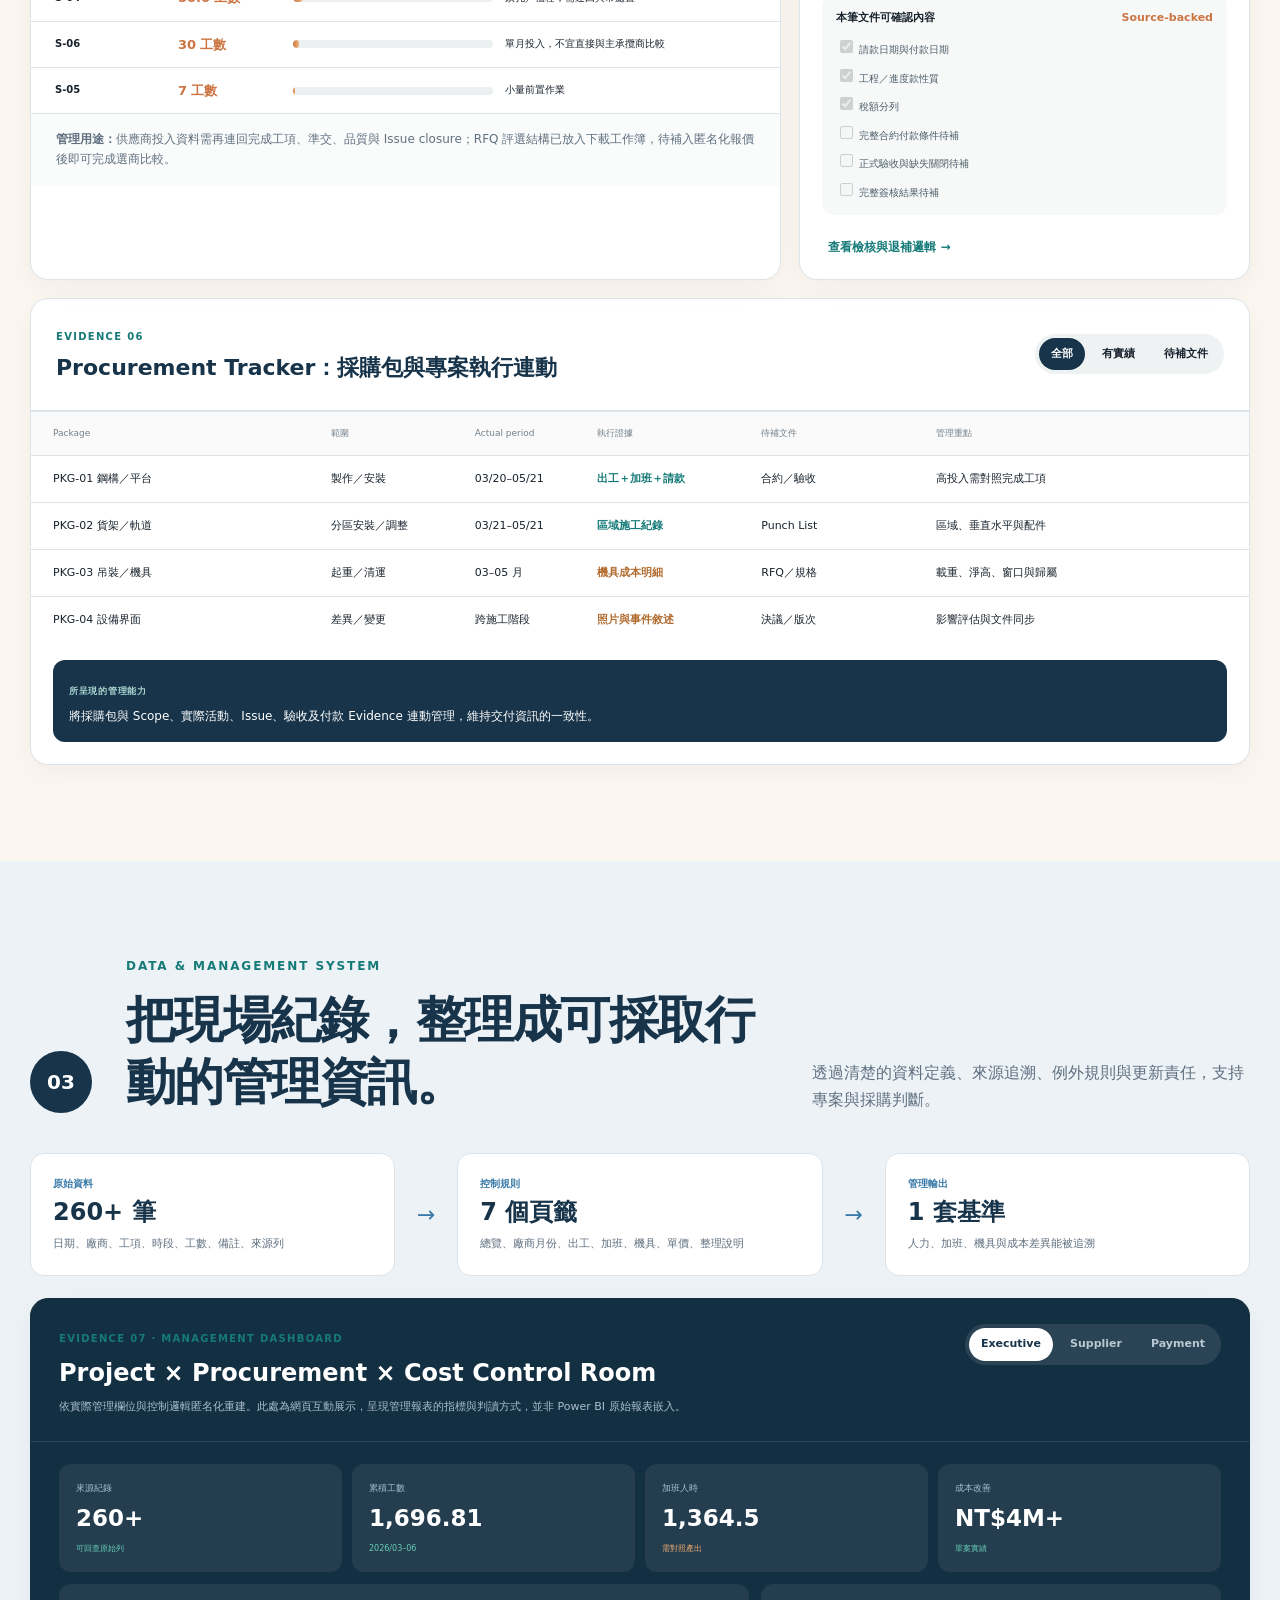
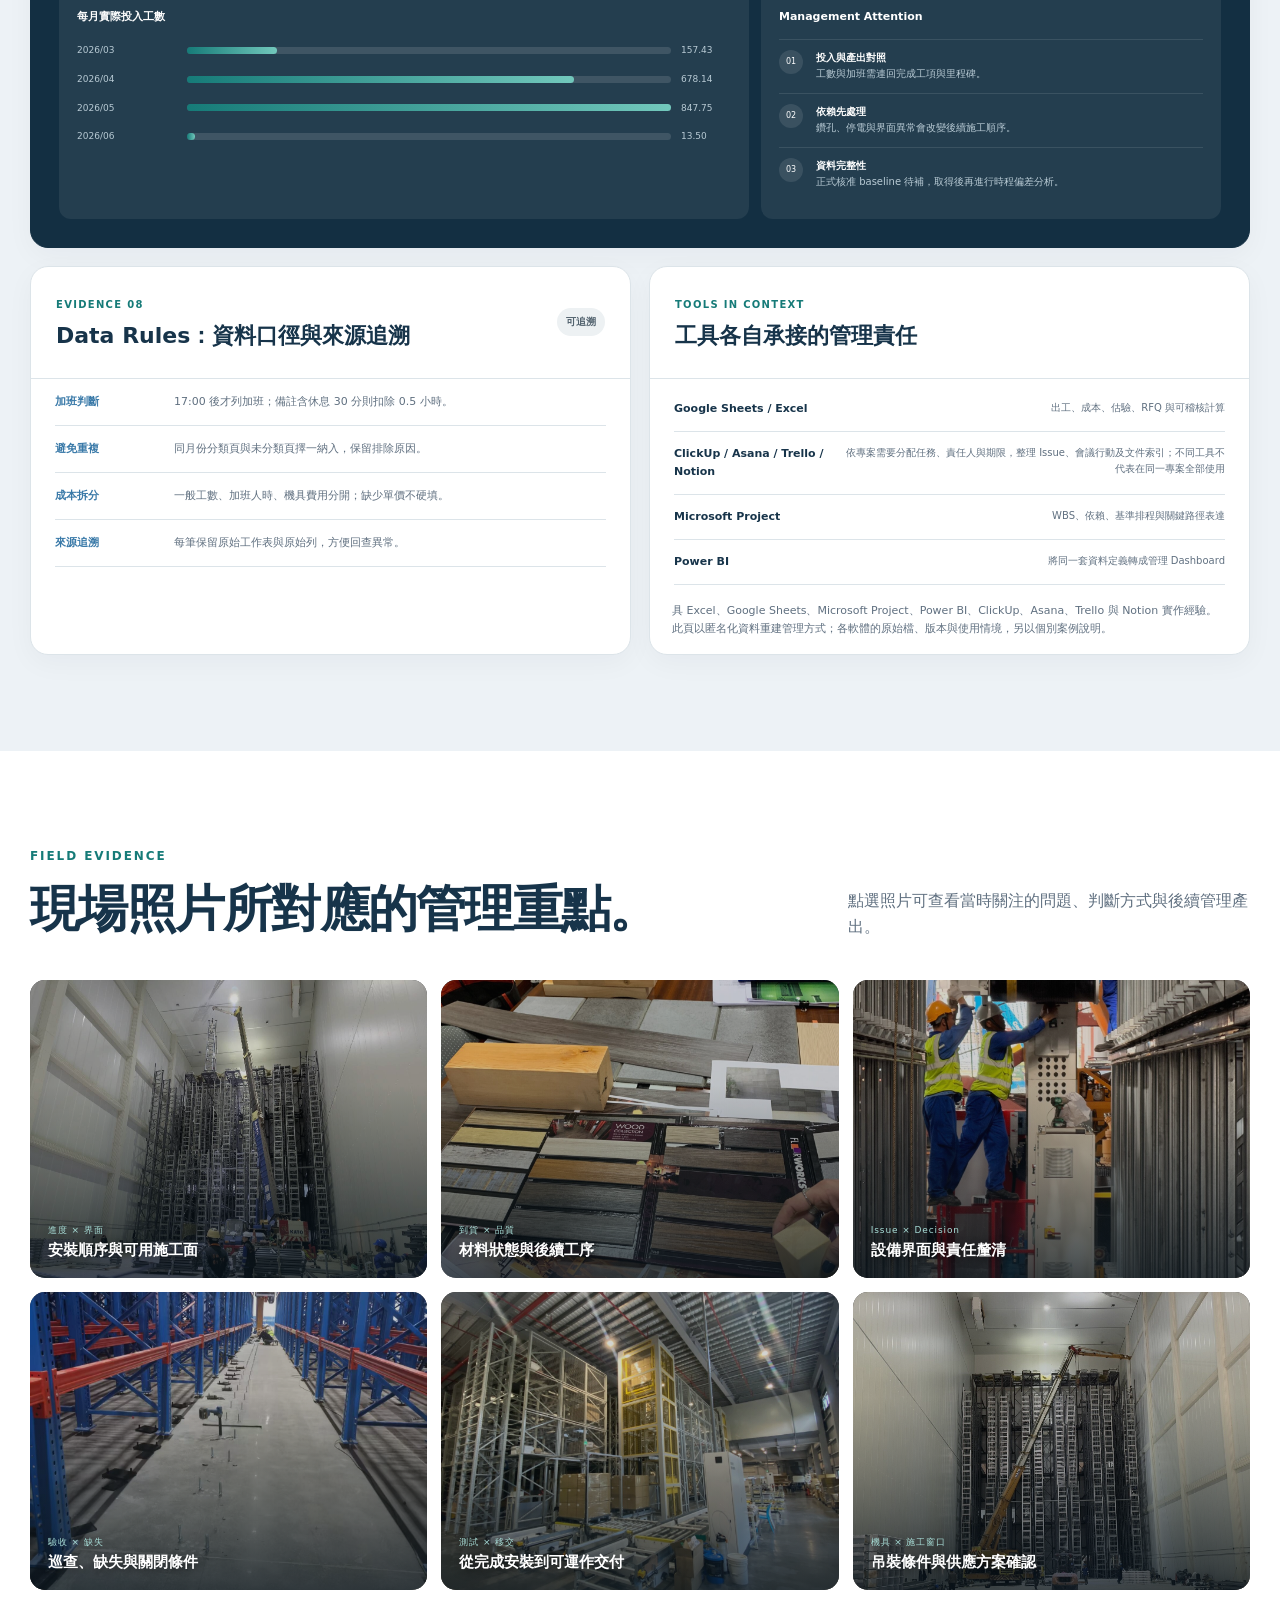
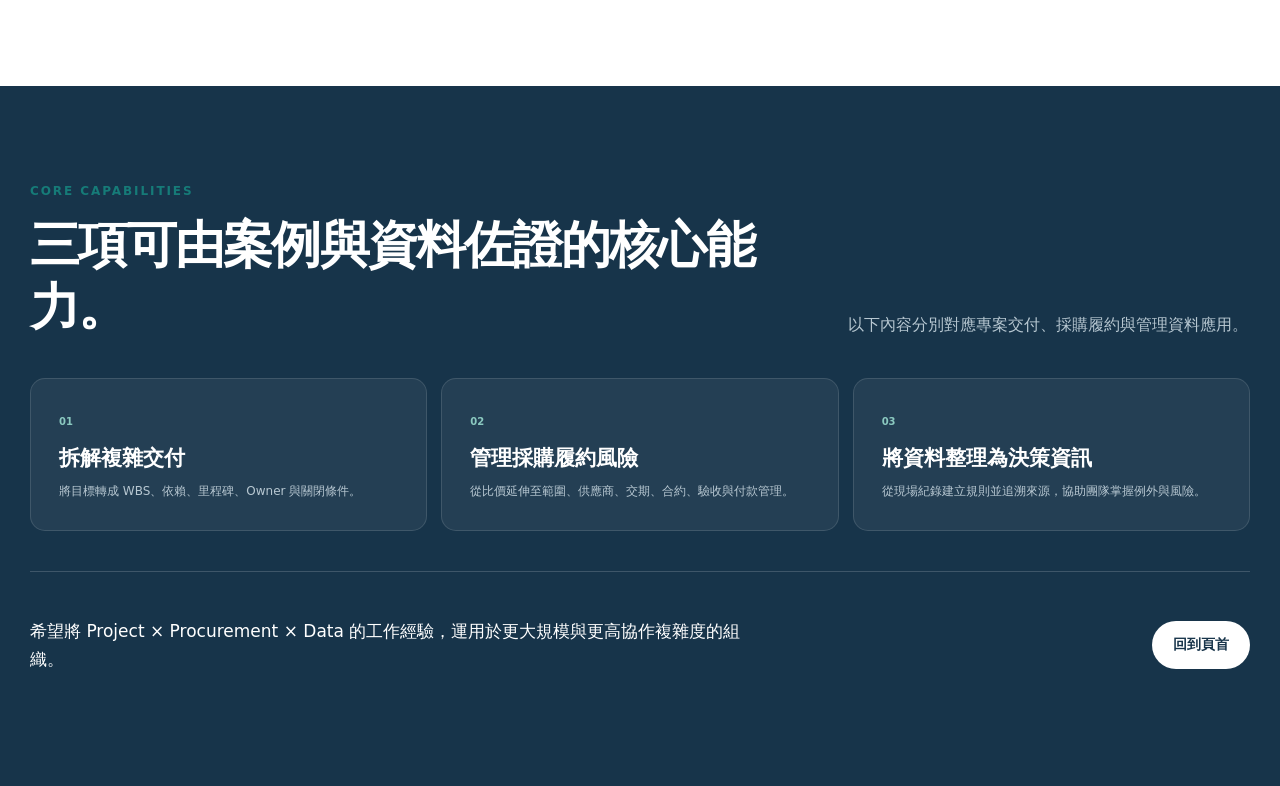
<file: tools.html>
<!doctype html>
<html lang="zh-Hant">
<head>
  <meta charset="utf-8">
  <meta name="viewport" content="width=device-width, initial-scale=1">
  <title>Amber Chang｜Project × Procurement × Data</title>
  <meta name="description" content="張愷芯 Amber Chang 的專案管理、採購與管理資料實作作品集。以匿名化工程建置案例呈現判斷、方法、產出與結果。">
  <meta name="robots" content="index,follow">
  <link rel="canonical" href="https://amberchang0718.github.io/tools.html">
  <link rel="icon" href="/favicon.svg" type="image/svg+xml">
  <link rel="stylesheet" href="/tools.css">
</head>
<body>
  <a class="skip-link" href="#main">跳至主要內容</a>
  <header class="site-header" id="top">
    <a class="brand" href="#top" aria-label="回到頁首"><span class="brand-mark">AC</span><span><strong>AMBER CHANG</strong><small>PROJECT · PROCUREMENT · DATA</small></span></a>
    <nav aria-label="作品集導覽"><a href="#evidence-center">證據索引</a><a href="#case">代表案例</a><a href="#management-framework">管理架構</a><a href="#project">專案管理</a><a href="#procurement">採購管理</a><a href="#data">管理資料</a><a href="#evidence">現場證據</a></nav>
    <a class="header-cta" href="#review">核心能力</a>
  </header>

  <main id="main">
    <section class="hero section-shell">
      <div class="hero-copy">
        <p class="eyebrow">PROJECT DELIVERY PORTFOLIO · ANONYMIZED</p>
        <h1>把複雜工程專案，<br><span>從需求推進到交付與付款。</span></h1>
        <p class="hero-lead">實務上從交付目標與前後依賴出發，將供應商、合約、現場、Issue、驗收與請款納入一致且可追蹤的管理基準。</p>
        <div class="hero-actions"><a class="button primary" href="#evidence-center">查看專案實績</a><a class="button secondary" href="/AmberChang_Project_Procurement_Management_Workbook.xlsx" download>下載專案與採購管理工作簿</a></div>
        <p class="privacy-note">本頁以實際工作方法與原始欄位結構匿名化重建；公司、客戶、供應商及敏感金額均已去識別化。</p>
      </div>
      <div class="hero-visual evidence-visual">
        <img src="/field-highbay-install-clean.jpg" alt="大型物流工程建置現場">
        <div class="visual-caption"><span>大型物流／工程建置</span><strong>現場紀錄，是專案判斷的重要依據</strong></div>
        <div class="hero-proof proof-a"><b>7+</b><span>年跨場域經驗</span></div><div class="hero-proof proof-b"><b>NT$4M+</b><span>單案成本改善</span></div>
      </div>
    </section>

    <section class="proof-strip" aria-label="核心證據摘要">
      <article><strong>260+</strong><span>筆現場紀錄被整理成可追溯資料</span></article><article><strong>4 個月</strong><span>跨月份出工、加班與機具成本追蹤</span></article><article><strong>1,600+</strong><span>累積工數的廠商／工項整併</span></article><article><strong>端到端</strong><span>需求、採購、施工、驗收到請款</span></article>
    </section>

    <section class="section evidence-center" id="evidence-center"><div class="section-shell">
      <div class="section-heading split-heading"><div><p class="eyebrow">EVIDENCE INDEX · VERIFIED / TO-BE-SUPPLEMENTED</p><h2>以實際紀錄，呈現專案與採購管理方式。</h2></div><p>綠色代表已有原始紀錄支持；黃色代表管理結構已完成，後續仍可補入匿名化文件與數據。</p></div>
      <div class="evidence-index-grid">
        <article class="evidence-index-card verified"><span>PROJECT</span><h3>WBS、甘特、Dependency</h3><p>由 2026/03–05 出工活動重建 actual execution，保留工項、區域、前後置與來源紀錄。</p><b>已具實績資料</b></article>
        <article class="evidence-index-card verified"><span>RISK / ISSUE</span><h3>異常、風險與 Action</h3><p>以鑽孔障礙、停電、加班集中與施工界面為例，呈現判斷、Owner、期限與關閉證據。</p><b>部分已具原始紀錄</b></article>
        <article class="evidence-index-card verified"><span>SUPPLIER DATA</span><h3>供應商投入 Scorecard</h3><p>260+ 筆資料整理為供應商工數、加班人時、月份與工項，保留可回查來源。</p><b>已具實績資料</b></article>
        <article class="evidence-index-card verified"><span>COST</span><h3>Cost Analysis、議價紀錄</h3><p>固定規格、工期與合約責任後重新拆解範圍與供應方案，單案成本改善 NT$4M+。</p><b>結果已確認</b></article>
        <article class="evidence-index-card pending"><span>RFQ / SOURCING</span><h3>RFQ 與供應商評選</h3><p>比較結構與 Evidence Gate 已完成；原始報價、產能承諾與評分需再去識別化補入。</p><b>待補匿名化原始報價</b></article>
        <article class="evidence-index-card pending"><span>CONTRACT / PAYMENT</span><h3>合約、估驗與付款 Gate</h3><p>已依一筆實際請款文件重建日期、稅額與附件邏輯；其餘合約及驗收節點列為待補。</p><b>部分已具原始文件</b></article>
      </div>
      <div class="evidence-download"><div><strong>專案與採購管理工作簿｜12 張管理表</strong><p>含 Dashboard、WBS／Gantt、Milestone、Risk／Issue／Action、RFQ、成本議價、Supplier Scorecard、Procurement Tracker、合約付款、驗收請款與資料模型。</p></div><a class="button primary" href="/AmberChang_Project_Procurement_Management_Workbook.xlsx" download>下載 Excel 佐證附件</a></div>
    </div></section>

    <section class="section section-shell case-section" id="case">
      <div class="section-heading split-heading"><div><p class="eyebrow">CASE 01 · LARGE-SCALE LOGISTICS BUILD</p><h2>代表案例：大型物流中心設備與結構建置</h2></div><p>透過工期、供應商、施工界面、成本與付款條件的實際管理脈絡，說明專案如何持續推進至交付。</p></div>
      <div class="case-layout">
        <article class="case-brief"><div class="case-kicker">PROJECT BRIEF</div><h3>多供應商、多工種、既有設備界面與壓縮工期並行</h3><dl><div><dt>背景</dt><dd>物流中心新建與自動化相關工程，含鋼平台、貨架、輸送設備界面、機具與現場安裝。</dd></div><div><dt>我的責任</dt><dd>拆解交付範圍、排程與里程碑；整合詢比議價、合約付款、供應商、現場進度、Issue、估驗與請款。</dd></div><div><dt>主要限制</dt><dd>施工面交錯、到貨與吊裝依賴、設計／現場差異、夜間加班、跨單位責任界面。</dd></div></dl></article>
        <div class="decision-chain" aria-label="工作問題到結果的管理鏈">
          <button class="chain-card active" type="button" data-chain="problem"><span>01</span><b>工作問題</b><small>多線並行，資訊分散</small></button><button class="chain-card" type="button" data-chain="judgment"><span>02</span><b>我的判斷</b><small>先鎖定關鍵依賴</small></button><button class="chain-card" type="button" data-chain="method"><span>03</span><b>方法／流程</b><small>建立共同管理基準</small></button><button class="chain-card" type="button" data-chain="output"><span>04</span><b>實際產出</b><small>讓責任與差異可追</small></button><button class="chain-card" type="button" data-chain="value"><span>05</span><b>結果／價值</b><small>降低交付與成本風險</small></button>
          <div class="chain-detail" id="chain-detail" aria-live="polite"><strong>工作問題</strong><p>進度、採購、供應商與估驗資料分散在不同表單與對話中；若只追單一日期，無法看見到貨、施工面、機具與前置工項的連動。</p></div>
        </div>
      </div>
      <div class="result-grid"><article><span>RESULT 01</span><strong>NT$4M+</strong><p>單一專案成本改善，來自範圍、報價、變更與供應方案的整體檢視。</p></article><article><span>RESULT 02</span><strong>決策可追溯</strong><p>用 Issue、Decision、Action 與變更紀錄留下責任、期限及影響。</p></article><article><span>RESULT 03</span><strong>付款有依據</strong><p>將施工進度、估驗、附件、扣回與付款條件逐項勾稽。</p></article></div>
    </section>


    <section class="section section-shell" id="management-framework" aria-labelledby="framework-title">
      <div class="section-heading split-heading">
        <div><p class="eyebrow">MANAGEMENT FRAMEWORK · BUILT &amp; APPLIED</p><h2 id="framework-title">建立並應用的專案管理架構</h2></div>
        <p>以實際工作中建立的兩份 XMind，整理專案範圍、工程文件與跨部門資訊。以下保留原始分類，連結本頁的工作紀錄與管理產出。</p>
      </div>
      <div class="framework-source-grid">
        <article class="framework-source"><span>原始架構 01</span><h3>專案概覽</h3><p>從預算與啟動、設計、執行，延伸至品質、安全環保、供應鏈、成本、文件、溝通與結案，共十個管理面向。</p></article>
        <article class="framework-source"><span>原始架構 02</span><h3>工程部</h3><p>將施工計畫、施工日報、工程進度、出貨單與工程聯絡單納入工作架構，銜接每日工作與現場回報。</p></article>
      </div>
      <div class="framework-paths">
        <details open>
          <summary><span>01</span><strong>範圍與進度：把專案拆成可追蹤的工作</strong><small>管理方式與對應紀錄</small></summary>
          <div class="framework-detail">
            <dl><div><dt>工作問題</dt><dd>預算、設計、施工與現場回報分散，需要先釐清各項工作的關係。</dd></div>
            <div><dt>判斷與安排</dt><dd>先整理專案範疇與利害關係人，再將甘特圖、里程碑、施工進度與資源配置納入同一架構，連接現場檢查、日報與進度追蹤。</dd></div>
            <div><dt>工具與產出</dt><dd>XMind 管理架構；搭配本頁由實際出工紀錄整理的 WBS、活動期間與前後置關係。</dd></div>
            <div><dt>管理價值</dt><dd>讓進度回報有工項與來源依據，並能辨認後續工作受哪些條件影響。</dd></div></dl>
            <a class="text-button" href="#project">查看進度與異常紀錄 →</a>
          </div>
        </details>
        <details>
          <summary><span>02</span><strong>採購與成本：同時管理物料、供應商與變更</strong><small>管理方式與對應紀錄</small></summary>
          <div class="framework-detail">
            <dl><div><dt>工作問題</dt><dd>採購條件、物料狀態與工程變更會連動成本，不能只看單筆價格。</dd></div>
            <div><dt>判斷與安排</dt><dd>將採購與合約放在預算規劃中，同時納入物料紀錄、供應商評估、成本報告與變更文件，讓商務與執行資訊可以對照。</dd></div>
            <div><dt>工具與產出</dt><dd>XMind 分類架構；本頁另以供應商投入紀錄、採購追蹤與請款文件呈現執行資料。</dd></div>
            <div><dt>管理價值</dt><dd>將採購放回整體交付脈絡，便於追查供應條件、施工投入與成本之間的關係。</dd></div></dl>
            <a class="text-button" href="#procurement">查看採購與請款資料 →</a>
          </div>
        </details>
        <details>
          <summary><span>03</span><strong>紀錄與協作：留下可接續處理的工作資訊</strong><small>管理方式與對應紀錄</small></summary>
          <div class="framework-detail">
            <dl><div><dt>工作問題</dt><dd>現場回報、會議決議與工程聯絡若沒有一致分類，跨單位交接容易遺漏。</dd></div>
            <div><dt>判斷與安排</dt><dd>將施工日報與工程聯絡納入每日工作，並在專案架構中保留進度會議、內外部窗口、紀錄保存及結案後保養維修的分類。</dd></div>
            <div><dt>工具與產出</dt><dd>兩份 XMind 的文件與溝通分類；本頁資料區另呈現原始紀錄如何整理為管理資訊。</dd></div>
            <div><dt>管理價值</dt><dd>讓不同單位知道資訊應歸在哪裡，便於後續追蹤、查核與交接。</dd></div></dl>
            <a class="text-button" href="#data">查看管理資料整理 →</a>
          </div>
        </details>
      </div>
      <p class="framework-note">資料說明：以上架構由本人建立並應用於工作；頁面依原始 XMind 重新編排。管理架構與執行紀錄分別呈現，個別文件的成果仍以對應佐證為準。</p>
    </section>

    <section class="section system-section system-project" id="project"><div class="section-shell">
      <div class="system-title"><div class="system-number">01</div><div><p class="eyebrow">PROJECT MANAGEMENT</p><h2>從排程到交付，維持一致且可追蹤的管理基準。</h2></div><p>將 WBS、Schedule、Milestone、Dependency、Risk、Issue、Change 與 Closing 連回共同的交付目標。</p></div>
      <div class="work-logic"><div><span>工作問題</span><p>施工、到貨與現場界面互相依賴，單看完成率容易誤判。</p></div><div><span>我的判斷</span><p>優先辨識關鍵路徑、可用施工面與必須先決策的界面問題。</p></div><div><span>方法／工具</span><p>以 WBS、里程碑與前後置關係安排工作；搭配 Microsoft Project、Excel／Google Sheets 及任務管理工具追蹤進度與異常。</p></div><div><span>產出／價值</span><p>基準排程、Look-ahead、Issue Log、Change Log、Action List 與結案檢核。</p></div></div>
      <div class="pm-board panel">
        <div class="panel-head"><div><span class="panel-label">EVIDENCE 01 · ACTUAL EXECUTION RECONSTRUCTION</span><h3>WBS × Gantt × Dependency</h3></div><div class="board-controls" role="group" aria-label="排程檢視"><button class="view-button active" data-view="all" type="button">全期間</button><button class="view-button" data-view="early" type="button">前置施工</button><button class="view-button" data-view="late" type="button">後段施工</button></div></div>
        <div class="gantt" id="gantt" data-view="all"><div class="gantt-head"><span>WBS / ACTUAL WORK PACKAGE</span><i>03/09</i><i>03/16</i><i>03/23</i><i>03/30</i><i>04/06</i><i>04/13</i><i>04/20</i><i>05/18</i></div><div class="gantt-row" data-phase="early"><b>1.0 放樣與高程基準</b><em class="bar blue" style="--start:1;--span:2">03/09–17</em></div><div class="gantt-row" data-phase="early"><b>1.1 鑽孔／植栓與異常處理</b><em class="bar teal" style="--start:2;--span:1">03/18–20</em></div><div class="gantt-row" data-phase="early"><b>2.0 鋼平台立柱／樑</b><em class="bar orange" style="--start:2;--span:4">03/20–04/15</em></div><div class="gantt-row" data-phase="late"><b>3.0 貨架／軌道分區安裝</b><em class="bar teal" style="--start:3;--span:5">03/21–05/11</em></div><div class="gantt-row" data-phase="late"><b>4.0 垂直水平調整／配件</b><em class="bar blue" style="--start:4;--span:5">04/06–05/15</em></div><div class="gantt-row" data-phase="late"><b>5.0 維修平台／安全配件／測試</b><em class="bar orange" style="--start:7;--span:2">05/07–21</em></div></div>
        <div class="evidence-footer"><p><b>證據邊界：</b>日期由實際工作紀錄重建，可證明活動拆解與前後置判斷；原始核准 baseline 尚未取得，因此不宣稱此為當時正式基準排程。</p><button type="button" class="text-button" data-open="schedule-evidence">查看排程判斷證據 →</button></div>
      </div>
      <div class="two-column">
        <article class="panel issue-panel"><div class="panel-head"><div><span class="panel-label">EVIDENCE 02</span><h3>Issue / Risk / Decision</h3></div><span class="status-pill neutral">匿名化事件</span></div><div class="issue-table" role="table" aria-label="議題與風險紀錄"><div class="issue-row header" role="row"><span>ID</span><span>事件</span><span>影響</span><span>Owner</span><span>證據狀態</span></div><button class="issue-row" type="button" data-open="issue-interface"><span>I-017</span><span>設備界面尺寸差異</span><span class="high">H</span><span>設計／現場</span><span>待補關閉證據</span></button><button class="issue-row" type="button" data-open="issue-crane"><span>R-009</span><span>吊裝機具淨高不足</span><span class="mid">M</span><span>PM／供應商</span><span>部分佐證</span></button><button class="issue-row" type="button" data-open="issue-delivery"><span>I-021</span><span>到貨與施工面衝突</span><span class="mid">M</span><span>採購／工務</span><span>部分佐證</span></button></div><p class="panel-note">事件與判斷依真實工作情境匿名化；未取得完整決議與關閉文件者，不標示為已完成。</p></article>
        <article class="panel change-panel"><div class="panel-head"><div><span class="panel-label">EVIDENCE 03</span><h3>Change Control</h3></div><span class="status-pill good">Decision-led</span></div><ol class="change-steps"><li><b>01 變更來源</b><span>現場差異／需求新增／供應異常</span></li><li><b>02 影響評估</b><span>範圍、成本、工期、品質、合約</span></li><li><b>03 決策與核准</b><span>方案比較、決策人、承諾日期</span></li><li><b>04 文件同步</b><span>排程、報價、合約、付款與紀錄同步</span></li></ol><div class="manager-takeaway"><span>所呈現的管理能力</span><p>在跨部門協作中，將差異整理為可判斷、可承接、可追蹤的事項；正式 baseline 版本仍列為待補資料。</p></div></article>
      </div>
    </div></section>

    <section class="section system-section system-procurement" id="procurement"><div class="section-shell">
      <div class="system-title"><div class="system-number">02</div><div><p class="eyebrow">PROCUREMENT & SUPPLY MANAGEMENT</p><h2>兼顧成本、交期、品質與履約條件的供應方案。</h2></div><p>從需求澄清、Sourcing、RFQ、比價議價，到合約、交期、驗收、估驗與付款，持續評估對專案交付的影響。</p></div>
      <div class="procurement-map" aria-label="採購全流程"><button class="proc-step active" type="button" data-proc="demand"><span>01</span><b>需求／請購</b></button><button class="proc-step" type="button" data-proc="source"><span>02</span><b>Sourcing</b></button><button class="proc-step" type="button" data-proc="rfq"><span>03</span><b>RFQ／議價</b></button><button class="proc-step" type="button" data-proc="award"><span>04</span><b>評選／導入</b></button><button class="proc-step" type="button" data-proc="contract"><span>05</span><b>合約／交期</b></button><button class="proc-step" type="button" data-proc="accept"><span>06</span><b>驗收／付款</b></button><div class="proc-detail" id="proc-detail"><span>WORKING LOGIC</span><strong>需求先轉成可報價、可驗收的共同基準</strong><p>確認範圍、圖面、數量、規格、施工界面、交期、驗收方式及排除項目，避免不同供應商以不同前提報價。</p></div></div>
      <div class="two-column procurement-evidence">
        <article class="panel rfq-panel"><div class="panel-head"><div><span class="panel-label">EVIDENCE 04 · VERIFIED EXECUTION DATA</span><h3>Supplier Execution Scorecard</h3></div><span class="status-pill good">實績資料</span></div><p class="panel-intro">將 260+ 筆出工資料依供應商代號整理，比較投入、加班與活躍月份。準交率、缺失與品質資料尚待補充，因此目前聚焦於可確認的執行資料。</p><div class="supplier-metric-tabs" role="group" aria-label="供應商指標"><button class="active" type="button" data-supplier-metric="work">總工數</button><button type="button" data-supplier-metric="ot">加班人時</button><button type="button" data-supplier-metric="months">活躍月份</button></div><div class="supplier-table" id="supplier-table" role="table" aria-label="供應商投入績效"></div><div class="evidence-footer"><p><b>管理用途：</b>供應商投入資料需再連回完成工項、準交、品質與 Issue closure；RFQ 評選結構已放入下載工作簿，待補入匿名化報價後即可完成選商比較。</p></div></article>
        <article class="panel contract-panel"><div class="panel-head"><div><span class="panel-label">EVIDENCE 05 · ANONYMIZED SOURCE DOCUMENT</span><h3>Claim & Payment Evidence</h3></div><span class="status-pill neutral">金額遮蔽</span></div><div class="payment-track"><div class="pay-item done"><span>03/31</span><b>進度款請款文件</b><small>專案／供應商／金額均已去識別</small></div><div class="pay-item current"><span>04/30</span><b>文件所列付款日期</b><small>保留日期與付款邏輯，金額不揭露</small></div><div class="pay-item done"><span>5%</span><b>稅額欄位</b><small>請款金額與稅額分列</small></div><div class="pay-item"><span>待補</span><b>合約節點與驗收附件</b><small>未取得完整文件，不宣稱已關閉</small></div></div><div class="claim-check"><div class="check-title"><b>本筆文件可確認內容</b><span>Source-backed</span></div><label><input type="checkbox" checked disabled> 請款日期與付款日期</label><label><input type="checkbox" checked disabled> 工程／進度款性質</label><label><input type="checkbox" checked disabled> 稅額分列</label><label><input type="checkbox" disabled> 完整合約付款條件待補</label><label><input type="checkbox" disabled> 正式驗收與缺失關閉待補</label><label><input type="checkbox" disabled> 完整簽核結果待補</label></div><button type="button" class="text-button" data-open="payment-evidence">查看檢核與退補邏輯 →</button></article>
      </div>
      <div class="procurement-tracker panel"><div class="panel-head"><div><span class="panel-label">EVIDENCE 06</span><h3>Procurement Tracker：採購包與專案執行連動</h3></div><div class="tracker-filters"><button class="active" data-filter="all">全部</button><button data-filter="evidence">有實績</button><button data-filter="pending">待補文件</button></div></div><div class="tracker-table" id="tracker-table"><div class="tracker-row header"><span>Package</span><span>範圍</span><span>Actual period</span><span>執行證據</span><span>待補文件</span><span>管理重點</span></div><button class="tracker-row" data-state="evidence" data-open="package-steel"><span>PKG-01 鋼構／平台</span><span>製作／安裝</span><span>03/20–05/21</span><span class="ok">出工＋加班＋請款</span><span>合約／驗收</span><span>高投入需對照完成工項</span></button><button class="tracker-row" data-state="evidence" data-open="package-rack"><span>PKG-02 貨架／軌道</span><span>分區安裝／調整</span><span>03/21–05/21</span><span class="ok">區域施工紀錄</span><span>Punch List</span><span>區域、垂直水平與配件</span></button><button class="tracker-row" data-state="pending" data-open="package-lift"><span>PKG-03 吊裝／機具</span><span>起重／清運</span><span>03–05 月</span><span class="watch">機具成本明細</span><span>RFQ／規格</span><span>載重、淨高、窗口與歸屬</span></button><button class="tracker-row" data-state="pending" data-open="package-interface"><span>PKG-04 設備界面</span><span>差異／變更</span><span>跨施工階段</span><span class="watch">照片與事件敘述</span><span>決議／版次</span><span>影響評估與文件同步</span></button></div><div class="manager-takeaway"><span>所呈現的管理能力</span><p>將採購包與 Scope、實際活動、Issue、驗收及付款 Evidence 連動管理，維持交付資訊的一致性。</p></div></div>
    </div></section>

    <section class="section system-section system-data" id="data"><div class="section-shell">
      <div class="system-title"><div class="system-number">03</div><div><p class="eyebrow">DATA & MANAGEMENT SYSTEM</p><h2>把現場紀錄，整理成可採取行動的管理資訊。</h2></div><p>透過清楚的資料定義、來源追溯、例外規則與更新責任，支持專案與採購判斷。</p></div>
      <div class="data-proof"><article><span>原始資料</span><strong>260+ 筆</strong><p>日期、廠商、工項、時段、工數、備註、來源列</p></article><i>→</i><article><span>控制規則</span><strong>7 個頁籤</strong><p>總覽、廠商月份、出工、加班、機具、單價、整理說明</p></article><i>→</i><article><span>管理輸出</span><strong>1 套基準</strong><p>人力、加班、機具與成本差異能被追溯</p></article></div>
      <div class="dashboard panel"><div class="dashboard-top"><div><span class="panel-label">EVIDENCE 07 · MANAGEMENT DASHBOARD</span><h3>Project × Procurement × Cost Control Room</h3><p>依實際管理欄位與控制邏輯匿名化重建。此處為網頁互動展示，呈現管理報表的指標與判讀方式，並非 Power BI 原始報表嵌入。</p></div><div class="dashboard-tabs" role="tablist"><button class="active" data-dash="executive" type="button">Executive</button><button data-dash="supplier" type="button">Supplier</button><button data-dash="payment" type="button">Payment</button></div></div><div id="dashboard-content" class="dashboard-content"></div></div>
      <div class="two-column data-evidence"><article class="panel rules-panel"><div class="panel-head"><div><span class="panel-label">EVIDENCE 08</span><h3>Data Rules：資料口徑與來源追溯</h3></div><span class="status-pill neutral">可追溯</span></div><ul class="rule-list"><li><b>加班判斷</b><span>17:00 後才列加班；備註含休息 30 分則扣除 0.5 小時。</span></li><li><b>避免重複</b><span>同月份分類頁與未分類頁擇一納入，保留排除原因。</span></li><li><b>成本拆分</b><span>一般工數、加班人時、機具費用分開；缺少單價不硬填。</span></li><li><b>來源追溯</b><span>每筆保留原始工作表與原始列，方便回查異常。</span></li></ul></article><article class="panel tool-role-panel"><div class="panel-head"><div><span class="panel-label">TOOLS IN CONTEXT</span><h3>工具各自承接的管理責任</h3></div></div><div class="tool-role"><div><b>Google Sheets / Excel</b><span>出工、成本、估驗、RFQ 與可稽核計算</span></div><div><b>ClickUp / Asana / Trello / Notion</b><span>依專案需要分配任務、責任人與期限，整理 Issue、會議行動及文件索引；不同工具不代表在同一專案全部使用</span></div><div><b>Microsoft Project</b><span>WBS、依賴、基準排程與關鍵路徑表達</span></div><div><b>Power BI</b><span>將同一套資料定義轉成管理 Dashboard</span></div></div><p class="panel-note">具 Excel、Google Sheets、Microsoft Project、Power BI、ClickUp、Asana、Trello 與 Notion 實作經驗。此頁以匿名化資料重建管理方式；各軟體的原始檔、版本與使用情境，另以個別案例說明。</p></article></div>
    </div></section>

    <section class="section evidence-gallery" id="evidence"><div class="section-shell"><div class="section-heading split-heading"><div><p class="eyebrow">FIELD EVIDENCE</p><h2>現場照片所對應的管理重點。</h2></div><p>點選照片可查看當時關注的問題、判斷方式與後續管理產出。</p></div><div class="gallery-grid"><button class="gallery-card gallery-wide" type="button" data-open="photo-highbay"><img src="/field-highbay-install.jpg" alt="高架設備安裝現場"><span><small>進度 × 界面</small><b>安裝順序與可用施工面</b></span></button><button class="gallery-card" type="button" data-open="photo-material"><img src="/field-material-review.jpg" alt="材料檢視現場"><span><small>到貨 × 品質</small><b>材料狀態與後續工序</b></span></button><button class="gallery-card" type="button" data-open="photo-interface"><img src="/field-equipment-interface.jpg" alt="設備界面檢查"><span><small>Issue × Decision</small><b>設備界面與責任釐清</b></span></button><button class="gallery-card" type="button" data-open="photo-aisle"><img src="/field-aisle-inspection.jpg" alt="巷道巡檢"><span><small>驗收 × 缺失</small><b>巡查、缺失與關閉條件</b></span></button><button class="gallery-card gallery-wide" type="button" data-open="photo-system"><img src="/field-system-operating.jpg" alt="系統運作現場"><span><small>測試 × 移交</small><b>從完成安裝到可運作交付</b></span></button><button class="gallery-card" type="button" data-open="photo-lift"><img src="/field-automation-lift.jpg" alt="高架設備吊裝現場"><span><small>機具 × 施工窗口</small><b>吊裝條件與供應方案確認</b></span></button></div></div></section>

    <section class="section review-section" id="review"><div class="section-shell"><div class="section-heading split-heading light"><div><p class="eyebrow">CORE CAPABILITIES</p><h2>三項可由案例與資料佐證的核心能力。</h2></div><p>以下內容分別對應專案交付、採購履約與管理資料應用。</p></div><div class="review-grid"><article><span>01</span><h3>拆解複雜交付</h3><p>將目標轉成 WBS、依賴、里程碑、Owner 與關閉條件。</p></article><article><span>02</span><h3>管理採購履約風險</h3><p>從比價延伸至範圍、供應商、交期、合約、驗收與付款管理。</p></article><article><span>03</span><h3>將資料整理為決策資訊</h3><p>從現場紀錄建立規則並追溯來源，協助團隊掌握例外與風險。</p></article></div><div class="closing-line"><p>希望將 Project × Procurement × Data 的工作經驗，運用於更大規模與更高協作複雜度的組織。</p><a class="button light" href="#top">回到頁首</a></div></div></section>
  </main>

  <dialog class="evidence-dialog" id="evidence-dialog"><button class="dialog-close" type="button" aria-label="關閉">×</button><div class="dialog-media" id="dialog-media"></div><div class="dialog-content"><p class="eyebrow" id="dialog-label">EVIDENCE</p><h2 id="dialog-title"></h2><div class="dialog-grid"><div><span>工作問題</span><p id="dialog-problem"></p></div><div><span>我的判斷</span><p id="dialog-judgment"></p></div><div><span>實際產出</span><p id="dialog-output"></p></div><div><span>證明的能力</span><p id="dialog-proof"></p></div></div></div></dialog>

  <script>
    const chainCopy={problem:['工作問題','進度、採購、供應商與估驗資料分散在不同表單與對話中；若只追單一日期，無法看見到貨、施工面、機具與前置工項的連動。'],judgment:['我的判斷','先辨識交付目標與關鍵依賴，再把「今天做了什麼」轉成「哪些工項受影響、誰需要決策」。'],method:['方法／流程','以 WBS、實際執行排程、Procurement Tracker、Issue／Risk／Action Log、估驗與付款檢核形成同一套更新節奏。'],output:['實際產出','Actual Gantt、供應商投入分析、Procurement Tracker、Issue／Risk／Action、請款檢核與來源追溯工作簿。'],value:['結果／價值','提早辨識資源與界面衝突，讓成本、工期與付款差異有依據可查；單案曾完成超過新台幣 400 萬元成本改善。']};
    document.querySelectorAll('[data-chain]').forEach(btn=>btn.addEventListener('click',()=>{document.querySelectorAll('[data-chain]').forEach(x=>x.classList.remove('active'));btn.classList.add('active');const [title,body]=chainCopy[btn.dataset.chain];document.querySelector('#chain-detail').innerHTML=`<strong>${title}</strong><p>${body}</p>`;}));
    const procCopy={demand:['需求／請購','建立可報價、可驗收的共同需求基準','確認範圍、圖面、數量、規格、施工界面、交期、驗收方式及排除項目，使供應商依一致條件報價。'],source:['Sourcing','依履約條件建立合適的供應來源','綜合工項能力、施工區域、可用資源、交期、過往交付與履約風險建立供應商名單並完成初步篩選。'],rfq:['RFQ／詢比議價','先確認比較口徑，再進行商務協商','以 RFQ 欄位確認稅別、運輸、機具、安裝、測試、保固與付款條件，澄清差異後進行成本與條件協商。'],award:['評選／導入','以成本與履約條件綜合評估供應方案','從成本、交期／產能、技術／品質、商務條件與風險進行比較，並記錄評選依據與責任界面。'],contract:['合約／交期','讓商務條件與實際交付相互對應','將交期、里程碑、驗收、付款、保固、變更與責任條件連回專案排程，持續追蹤到貨與履約狀態。'],accept:['驗收／估驗／付款','以交付證明完成估驗與付款檢核','逐項核對前期、本期、累計、現場進度、照片、出工、發票及合約付款條件；缺少附件時列入補件追蹤。']};
    document.querySelectorAll('[data-proc]').forEach(btn=>btn.addEventListener('click',()=>{document.querySelectorAll('[data-proc]').forEach(x=>x.classList.remove('active'));btn.classList.add('active');const [label,title,body]=procCopy[btn.dataset.proc];document.querySelector('#proc-detail').innerHTML=`<span>${label.toUpperCase()}</span><strong>${title}</strong><p>${body}</p>`;}));
    document.querySelectorAll('.view-button').forEach(btn=>btn.addEventListener('click',()=>{document.querySelectorAll('.view-button').forEach(x=>x.classList.remove('active'));btn.classList.add('active');document.querySelector('#gantt').dataset.view=btn.dataset.view;}));
    const suppliers=[{name:'S-01',work:992.76,ot:893,months:4,note:'主要安裝團隊；需把高投入連回完成工項'},{name:'S-02',work:440.75,ot:426,months:2,note:'後段區域與配件工項集中'},{name:'S-03',work:176.25,ot:38,months:3,note:'放樣／焊接等專業工項'},{name:'S-04',work:50.05,ot:7.5,months:3,note:'鑽孔／植栓；需連回異常處置'},{name:'S-06',work:30,ot:0,months:1,note:'單月投入，不宜直接與主承攬商比較'},{name:'S-05',work:7,ot:0,months:2,note:'小量前置作業'}];
    let supplierMetric='work';
    function renderSuppliers(){const meta={work:['總工數','工數',Math.max(...suppliers.map(s=>s.work))],ot:['加班人時','人時',Math.max(...suppliers.map(s=>s.ot))],months:['活躍月份','月',Math.max(...suppliers.map(s=>s.months))]}[supplierMetric];const rows=[...suppliers].sort((a,b)=>b[supplierMetric]-a[supplierMetric]);document.querySelector('#supplier-table').innerHTML=`<div class="supplier-score-row header"><span>供應商代號</span><span>${meta[0]}</span><span>相對投入</span><span>管理判讀</span></div>${rows.map(s=>`<div class="supplier-score-row"><span><b>${s.name}</b></span><span><strong>${Number.isInteger(s[supplierMetric])?s[supplierMetric]:s[supplierMetric].toFixed(1)} ${meta[1]}</strong></span><span><i style="--p:${s[supplierMetric]/meta[2]*100}%"></i></span><span>${s.note}</span></div>`).join('')}`;}
    document.querySelectorAll('[data-supplier-metric]').forEach(btn=>btn.addEventListener('click',()=>{document.querySelectorAll('[data-supplier-metric]').forEach(x=>x.classList.remove('active'));btn.classList.add('active');supplierMetric=btn.dataset.supplierMetric;renderSuppliers();}));renderSuppliers();
    document.querySelectorAll('.tracker-filters button').forEach(btn=>btn.addEventListener('click',()=>{document.querySelectorAll('.tracker-filters button').forEach(x=>x.classList.remove('active'));btn.classList.add('active');document.querySelectorAll('.tracker-row:not(.header)').forEach(row=>row.hidden=btn.dataset.filter!=='all'&&row.dataset.state!==btn.dataset.filter);}));
    const dashboardCopy={executive:`<div class="kpi-grid"><article><span>來源紀錄</span><strong>260+</strong><i class="trend up">可回查原始列</i></article><article><span>累積工數</span><strong>1,696.81</strong><i class="trend up">2026/03–06</i></article><article><span>加班人時</span><strong>1,364.5</strong><i class="trend warn">需對照產出</i></article><article><span>成本改善</span><strong>NT$4M+</strong><i class="trend up">單案實績</i></article></div><div class="dash-lower"><div class="progress-chart"><b>每月實際投入工數</b><div><span>2026/03</span><i style="--p:18.6%"></i><em>157.43</em></div><div><span>2026/04</span><i style="--p:80%"></i><em>678.14</em></div><div><span>2026/05</span><i style="--p:100%"></i><em>847.75</em></div><div><span>2026/06</span><i style="--p:1.6%"></i><em>13.50</em></div></div><div class="attention-list"><b>Management Attention</b><article><span>01</span><p><strong>投入不等於產出</strong>工數與加班需連回完成工項與里程碑。</p></article><article><span>02</span><p><strong>依賴先處理</strong>鑽孔、停電與界面異常會改變後續施工順序。</p></article><article><span>03</span><p><strong>證據邊界</strong>正式核准 baseline 尚待補，不用假完成率取代。</p></article></div></div>`,supplier:`<div class="kpi-grid"><article><span>供應商代號</span><strong>6</strong><i class="trend up">直接出工紀錄</i></article><article><span>累積工數</span><strong>1,696.81</strong><i class="trend up">來源可追溯</i></article><article><span>加班人時</span><strong>1,364.5</strong><i class="trend warn">需看原因</i></article><article><span>資料期間</span><strong>4 月</strong><i class="trend up">同一口徑</i></article></div><div class="dash-lower"><div class="supplier-bars"><b>供應商實際投入（工數）</b><div><span>S-01</span><i style="--p:100%"></i><em>992.76／OT 893</em></div><div><span>S-02</span><i style="--p:44.4%"></i><em>440.75／OT 426</em></div><div><span>S-03</span><i style="--p:17.8%"></i><em>176.25／OT 38</em></div><div><span>S-04</span><i style="--p:5%"></i><em>50.05／OT 7.5</em></div></div><div class="attention-list"><b>Management Attention</b><article><span>A</span><p><strong>投入是否有效</strong>加班人時需對照完成工項，不只看人數。</p></article><article><span>B</span><p><strong>績效不可亂推</strong>未取得準交率與品質資料前，不產生供應商總分。</p></article><article><span>C</span><p><strong>異常可回查</strong>保留來源工作表與原始列。</p></article></div></div>`,payment:`<div class="kpi-grid"><article><span>來源文件</span><strong>1</strong><i class="trend up">匿名化請款文件</i></article><article><span>請款日期</span><strong>03/31</strong><i class="trend up">文件可確認</i></article><article><span>付款日期</span><strong>04/30</strong><i class="trend up">文件所列</i></article><article><span>稅額欄位</span><strong>5%</strong><i class="trend up">金額遮蔽</i></article></div><div class="dash-lower"><div class="progress-chart"><b>Evidence Gate</b><div><span>請款日期</span><i style="--p:100%"></i><em>已確認</em></div><div><span>付款日期</span><i style="--p:100%"></i><em>已確認</em></div><div><span>稅額分列</span><i style="--p:100%"></i><em>已確認</em></div><div><span>合約／驗收</span><i style="--p:8%"></i><em>待補</em></div></div><div class="attention-list"><b>Payment Gate</b><article><span>01</span><p><strong>實體進度</strong>估驗數量需與現場照片／紀錄一致。</p></article><article><span>02</span><p><strong>商務條件</strong>發票、稅額與合約付款條件逐項勾稽。</p></article><article><span>03</span><p><strong>未取得不宣稱</strong>正式驗收、扣回與簽核結果仍待補件。</p></article></div></div>`};
    dashboardCopy.executive=dashboardCopy.executive.replace('投入不等於產出','投入與產出對照').replace('證據邊界','資料完整性').replace('正式核准 baseline 尚待補，不用假完成率取代。','正式核准 baseline 待補，取得後再進行時程偏差分析。');
    dashboardCopy.supplier=dashboardCopy.supplier.replace('績效不可亂推','績效資料待補').replace('未取得準交率與品質資料前，不產生供應商總分。','待補準交率與品質資料後，再進行完整供應商評估。');
    dashboardCopy.payment=dashboardCopy.payment.replace('未取得不宣稱','待補文件').replace('正式驗收、扣回與簽核結果仍待補件。','正式驗收、扣回與簽核結果列為待補資料。');
    function renderDash(key){document.querySelector('#dashboard-content').innerHTML=dashboardCopy[key];}document.querySelectorAll('[data-dash]').forEach(btn=>btn.addEventListener('click',()=>{document.querySelectorAll('[data-dash]').forEach(x=>x.classList.remove('active'));btn.classList.add('active');renderDash(btn.dataset.dash);}));renderDash('executive');
    const dialogData={'control-room':{label:'MANAGEMENT CONTROL ROOM',title:'同一套基準，向上支援決策、向下推進執行',problem:'主管需要快速看見偏差，執行端則需要知道下一步與責任。',judgment:'Dashboard 只呈現例外與決策點；細節必須能向下追到原始紀錄。',output:'多案總覽、里程碑、採購狀態、Issue／Risk、成本與付款 Gate。',proof:'經營決策支援、跨部門推進與資料治理。'},'schedule-evidence':{label:'SCHEDULE EVIDENCE',title:'排程變動前，先判斷依賴與替代路徑',problem:'到貨延後可能同時影響吊裝、安裝、測試與後續承攬商。',judgment:'先區分真正關鍵路徑與可調整工序，避免所有工作一起順延。',output:'Baseline、3-week look-ahead、Milestone、Dependency、Recovery action。',proof:'WBS、進度控制、關鍵路徑與跨單位資源協調。'},'issue-interface':{label:'ISSUE I-017',title:'設備界面尺寸差異',problem:'現場實際條件與設計資訊不一致，後續安裝存在返工風險。',judgment:'先凍結受影響工序，將差異、影響與可行方案提交決策，而不是讓現場自行吸收。',output:'差異照片、圖面標註、方案比較、Decision Log、更新版次與責任人。',proof:'Issue Management、變更控制與 Stakeholder Management。'},'issue-crane':{label:'RISK R-009',title:'吊裝機具與現場淨高不相容',problem:'原安排機具進場後發現吊鉤與梁距不足，無法安全完成吊裝。',judgment:'停止不適用方案，重新核對淨高、吊點、載重與替代機具，再調整窗口。',output:'現場紀錄、替代方案、機具 RFQ、更新 Look-ahead 與費用歸屬。',proof:'現場判斷、風險管理、Sourcing 與排程回復。'},'issue-delivery':{label:'ISSUE I-021',title:'到貨與施工面衝突',problem:'材料到場時，預定施工區尚未釋放，增加堆置與二次搬運風險。',judgment:'比較暫存、分批到貨與調整工序的成本及影響，選擇整體風險較低方案。',output:'分批到貨表、區域配置、施工面責任與新版交期。',proof:'交期管理、現場物流與跨部門協調。'},'payment-evidence':{label:'PAYMENT GATE',title:'請款檢核：沒有證據，就不讓數字往下走',problem:'估驗表、照片、出工、機具與發票分散，容易出現累計或稅額差異。',judgment:'以「前期＋本期＝累計」為主軸，逐項核對交付證據、扣回條件與附件完整性。',output:'估驗封面、累計表、照片、出工、發票、預付款扣回、保留款與退補紀錄。',proof:'估驗、請款、付款條件與內控意識。'},'package-steel':{label:'PROCUREMENT PACKAGE',title:'鋼構／平台：落後時先找回復路徑',problem:'現場進度落後 3 日，可能連動貨架與設備界面。',judgment:'不只催交；同步檢查增加人力、調整施工面、工作排序與驗收切分。',output:'Recovery plan、供應商承諾、更新 Look-ahead 與估驗節點。',proof:'供應商管理、時程回復與合約節點控制。'},'package-rack':{label:'PROCUREMENT PACKAGE',title:'貨架／軌道：驗收不等於拍完成照',problem:'安裝完成後仍有垂直、水平、鎖固與配件缺失待確認。',judgment:'先定義可量測的驗收條件，再依區域建立 Punch List 與關閉證據。',output:'驗收檢核、缺失清單、照片索引、Owner、期限與完成簽認。',proof:'品質、驗收與 Project Closing。'},'package-lift':{label:'PROCUREMENT PACKAGE',title:'機具租用：技術條件與商務歸屬一起確認',problem:'機具若不符淨高、載重或吊點，即使價格較低也無法履約。',judgment:'把技術確認列為 RFQ 前置，並釐清日租、運費、待機、代墊與責任歸屬。',output:'機具規格確認、RFQ、進場窗口、計價依據與費用歸屬。',proof:'技術採購、商務條件與現場風險。'},'package-interface':{label:'PROCUREMENT PACKAGE',title:'設備界面：變更必須跨文件同步',problem:'圖面或尺寸更新若只在聊天中確認，採購、製作與現場可能使用不同版本。',judgment:'決策後同步更新圖面版次、RFQ／報價、排程、責任與驗收條件。',output:'Decision Log、Change Log、版次紀錄與變更後基準。',proof:'變更管理、文件控制與跨部門協作。'},'photo-highbay':{image:'/field-highbay-install.jpg',label:'FIELD EVIDENCE',title:'安裝順序與可用施工面',problem:'高架結構、貨架與設備界面同場施工，空間與工序互相限制。',judgment:'依可用施工面、吊裝路徑與前後依賴安排區域順序。',output:'區域進度、Look-ahead、到貨與機具窗口。',proof:'WBS、Dependency、Progress Tracking。'},'photo-material':{image:'/field-material-review.jpg',label:'FIELD EVIDENCE',title:'材料狀態與後續工序',problem:'材料到場不代表可直接安裝，需確認數量、狀態、位置與配套。',judgment:'到貨檢查要連回施工區與里程碑，異常立即形成待辦。',output:'到貨紀錄、材料差異、責任人與補料／處置日期。',proof:'交期、品質、供應商與現場協調。'},'photo-interface':{image:'/field-equipment-interface.jpg',label:'FIELD EVIDENCE',title:'設備界面與責任釐清',problem:'結構、設備與安裝範圍交界容易產生資訊落差。',judgment:'把差異具體化為尺寸、位置、版次、影響與待決方案。',output:'界面清單、圖面標註、Decision／Action Log。',proof:'Issue、Change 與 Stakeholder Management。'},'photo-aisle':{image:'/field-aisle-inspection.jpg',label:'FIELD EVIDENCE',title:'巡查、缺失與關閉條件',problem:'外觀看似完成，不代表水平、垂直、鎖固與安全條件均符合。',judgment:'以區域與驗收標準巡查，缺失須有 Owner、期限與完成證據。',output:'Punch List、照片索引、複查紀錄與簽認。',proof:'品質、驗收、Issue Closing。'},'photo-system':{image:'/field-system-operating.jpg',label:'FIELD EVIDENCE',title:'從完成安裝到可運作交付',problem:'設備安裝完成後仍需測試、缺失關閉與文件移交。',judgment:'以可運作、可維護、可驗收作為完成定義。',output:'測試紀錄、缺失關閉、驗收與移交清單。',proof:'Project Closing、交付治理與現場整合。'}};
    Object.assign(dialogData,{
      'schedule-evidence':{label:'SCHEDULE EVIDENCE',title:'以實際活動重建排程，再辨識前後置關係',problem:'出工、到貨與異常紀錄分散，主管難以從原始列看出施工順序與受影響範圍。',judgment:'先依日期與工項重建 Actual Gantt，再標示區域、依賴與 Evidence；沒有核准 baseline 就不宣稱完成率或時程偏差。',output:'WBS、Actual Gantt、Milestone Plan、Dependency 與來源追溯欄位。',proof:'活動拆解、進度追蹤、依賴判斷；正式 baseline 仍待補證。'},
      'payment-evidence':{label:'PAYMENT GATE',title:'把請款數字連回日期、稅額與交付證據',problem:'請款文件、現場進度、出工與附件若分散，容易失去可追溯性。',judgment:'先確認來源文件能證明的日期、款項性質與稅額；合約付款條件、驗收及簽核未取得前維持待補。',output:'匿名化請款索引、附件檢核、缺件狀態與退補欄位。',proof:'估驗／請款檢核、付款條件意識與證據邊界。'},
      'package-steel':{label:'PROCUREMENT PACKAGE',title:'鋼構／平台：從投入紀錄辨識管理重點',problem:'跨月份投入與加班集中，若只看總人數，無法判斷是否支援了正確工項。',judgment:'將供應商、日期、工項、工數與加班整併，再回查完成工項、異常與請款文件。',output:'供應商投入明細、Actual period、加班例外與待補合約／驗收欄位。',proof:'供應商執行追蹤、成本與進度連動。'},
      'package-rack':{label:'PROCUREMENT PACKAGE',title:'貨架／軌道：區域施工需連回驗收條件',problem:'實際施工紀錄可證明投入與期間，但未取得完整 Punch List 與簽認。',judgment:'先依區域與工項整理實際活動，將垂直、水平、鎖固及配件列為驗收待補 Evidence。',output:'區域施工紀錄、驗收檢核結構與待補文件欄位。',proof:'區域進度、驗收規劃與誠實的 Evidence Gate。'},
      'package-interface':{label:'PROCUREMENT PACKAGE',title:'設備界面：先把差異變成可決策資訊',problem:'現場照片與事件敘述可確認差異，但完整決議、版次與關閉證據尚未取得。',judgment:'把尺寸、位置、影響與方案拆開記錄，決議文件未補入前不標示已同步完成。',output:'Issue／Action 結構、照片索引、決議與版次待補欄位。',proof:'界面管理、變更意識與證據治理。'},
      'photo-lift':{image:'/field-automation-lift.jpg',label:'FIELD EVIDENCE',title:'吊裝條件與供應方案確認',problem:'高架空間、設備尺寸與吊裝路徑彼此限制；機具規格或施工窗口不合，會直接影響安全、交期與成本。',judgment:'先核對淨高、載重、吊點、作業半徑與可施工時段，再將技術條件帶入機具詢價與進場安排。',output:'機具條件確認、施工窗口、供應商協調事項與更新後的 Look-ahead。',proof:'技術條件釐清、供應商協調、Risk Management 與 Schedule Control。'}
    });
    const dialog=document.querySelector('#evidence-dialog');document.querySelectorAll('[data-open]').forEach(btn=>btn.addEventListener('click',()=>{const d=dialogData[btn.dataset.open];if(!d)return;document.querySelector('#dialog-label').textContent=d.label;document.querySelector('#dialog-title').textContent=d.title;document.querySelector('#dialog-problem').textContent=d.problem;document.querySelector('#dialog-judgment').textContent=d.judgment;document.querySelector('#dialog-output').textContent=d.output;document.querySelector('#dialog-proof').textContent=d.proof;document.querySelector('#dialog-media').innerHTML=d.image?`<img src="${d.image}" alt="${d.title}">`:'';dialog.showModal();}));document.querySelector('.dialog-close').addEventListener('click',()=>dialog.close());dialog.addEventListener('click',e=>{if(e.target===dialog)dialog.close();});document.addEventListener('keydown',e=>{if(e.key==='Escape'&&dialog.open)dialog.close();});
  </script>
</body>
</html>
</file>
<file: style.css>
:root {
  --ink: #17201b;
  --green: #174c3a;
  --deep: #0f382b;
  --sage: #dce8de;
  --paper: #fbfaf6;
  --cream: #f2ede3;
  --line: #d5d9d2;
  --muted: #657068;
  --warm: #e7d5bc;
  --gutter: clamp(24px, 6vw, 96px);
}

* { box-sizing: border-box; }
html { scroll-behavior: smooth; }
body {
  margin: 0;
  background: var(--paper);
  color: var(--ink);
  font-family: "PingFang TC", "Noto Sans TC", "Microsoft JhengHei", system-ui, sans-serif;
}
a { color: inherit; text-decoration: none; }
svg { width: 1.1em; fill: none; stroke: currentColor; stroke-width: 1.8; stroke-linecap: round; stroke-linejoin: round; }
h1, h2, h3, blockquote { text-wrap: balance; }
p { text-wrap: pretty; }

.site-header {
  height: 78px;
  padding: 0 var(--gutter);
  display: flex;
  align-items: center;
  justify-content: space-between;
  border-bottom: 1px solid rgb(23 32 27 / 12%);
}
.brand { display: flex; align-items: center; gap: 11px; font-weight: 750; }
.brand-mark { width: 38px; height: 38px; display: grid; place-items: center; border-radius: 50%; background: var(--green); color: white; font-size: 12px; letter-spacing: .08em; }
nav { display: flex; gap: 24px; font-size: 12px; color: #526057; }
nav a:hover { color: var(--green); }
.header-cta { padding: 10px 17px; border: 1px solid var(--ink); border-radius: 99px; font-size: 13px; font-weight: 750; }

.eyebrow { display: flex; align-items: center; gap: 10px; margin: 0; color: var(--green); font-size: 11px; font-weight: 850; letter-spacing: .17em; }
.eyebrow span { width: 28px; height: 1px; background: currentColor; flex: 0 0 auto; }
.eyebrow.light { color: #b8d0c4; }
h1 { margin: 24px 0 28px; font-size: clamp(46px, 4.7vw, 68px); line-height: 1.08; letter-spacing: -.06em; font-weight: 780; }
h1 em { display: block; max-width: 710px; margin-top: 17px; color: var(--green); font-size: .6em; font-style: normal; line-height: 1.45; letter-spacing: -.04em; font-weight: 680; }
.hero-line { display: block; white-space: nowrap; }
h2 { margin: 20px 0 0; font-size: clamp(39px, 4.4vw, 64px); line-height: 1.13; letter-spacing: -.055em; }

.hero {
  min-height: 760px;
  padding: 82px var(--gutter) 78px;
  display: grid;
  grid-template-columns: minmax(0, 1.15fr) minmax(360px, .85fr);
  gap: 5vw;
  align-items: center;
  background: linear-gradient(118deg, var(--paper) 0 68%, #e9eee7 68%);
}
.hero-copy { min-width: 0; }
.hero-intro { max-width: 690px; margin: 0; color: var(--muted); font-size: 17px; line-height: 1.95; }
.hero-intro.second { margin-top: 8px; }
.text-link { display: inline-flex; align-items: center; gap: 8px; margin-top: 32px; padding-bottom: 5px; border-bottom: 1px solid var(--green); color: var(--green); font-size: 13px; font-weight: 750; }
.reader-note { padding: 37px; background: var(--deep); color: white; box-shadow: 18px 18px 0 var(--warm); }
.reader-note > span { color: #afc6ba; font-size: 11px; letter-spacing: .06em; }
.reader-note h2 { margin: 15px 0 28px; font-size: 25px; line-height: 1.55; letter-spacing: -.035em; }
.reader-note ol { padding: 0; margin: 0; list-style: none; border-top: 1px solid rgb(255 255 255 / 14%); }
.reader-note li { display: grid; grid-template-columns: 35px minmax(0, 1fr); gap: 12px; align-items: baseline; padding: 17px 0; border-bottom: 1px solid rgb(255 255 255 / 14%); }
.reader-note li b { color: #7fa18f; font: 10px ui-monospace, monospace; }
.reader-note li p { margin: 0; color: #d8e3dd; font-size: 13px; line-height: 1.7; }

.summary-strip { margin: 0; padding: 22px var(--gutter); display: grid; grid-template-columns: repeat(4, minmax(0, 1fr)); background: #e9eee7; }
.summary-strip div { min-width: 0; padding: 0 22px; display: flex; align-items: baseline; gap: 12px; border-right: 1px solid #c8d1ca; }
.summary-strip div:first-child { padding-left: 0; }
.summary-strip div:last-child { border-right: 0; }
.summary-strip strong, .summary-strip span { display: block; }
.summary-strip strong { flex: 0 0 auto; font-size: 24px; letter-spacing: -.04em; }
.summary-strip span { margin: 0; color: var(--muted); font-size: 11px; line-height: 1.5; }

.journey-section, .role-section, .motivation-section, .behavior-section, .field-section, .evidence-section, .honesty-section, .future-section, .closing-section { padding-left: var(--gutter); padding-right: var(--gutter); }
.section-intro, .role-heading, .motivation-title, .evidence-heading, .honesty-section > div:first-child, .future-heading { max-width: 960px; }
.section-intro > p:last-child { max-width: 680px; margin: 20px 0 0; color: var(--muted); line-height: 1.85; }

.journey-section { padding-top: 96px; padding-bottom: 96px; }
.timeline { margin-top: 44px; border-top: 1px solid var(--line); }
.timeline article { display: grid; grid-template-columns: 160px minmax(0, 1fr); gap: 32px; padding: 38px 0; border-bottom: 1px solid var(--line); }
.timeline-meta span, .timeline-meta b { display: block; }
.timeline-meta span { color: #7b887f; font: 10px ui-monospace, monospace; }
.timeline-meta b { margin-top: 7px; font-size: 17px; }
.timeline-copy small { color: var(--green); font-weight: 800; }
.timeline-copy h3 { max-width: 920px; margin: 12px 0 14px; font-size: 27px; line-height: 1.4; letter-spacing: -.035em; }
.timeline-copy p { max-width: 920px; margin: 0; color: var(--muted); font-size: 14px; line-height: 1.95; }
.timeline-copy blockquote { margin: 23px 0 0; padding-left: 16px; border-left: 2px solid #9db7a8; color: #425248; font-size: 13px; font-weight: 700; }
.journey-sum { padding: 34px 0 0 192px; display: flex; flex-wrap: wrap; gap: 12px; align-items: center; color: var(--green); }
.journey-sum span { color: #91a096; }
.journey-sum p { width: 100%; margin: 4px 0 0; color: var(--muted); font-size: 12px; }

.role-section { padding-top: 72px; padding-bottom: 66px; background: var(--deep); color: white; }
.role-heading { margin-bottom: 30px; }
.company-context { display: grid; grid-template-columns: repeat(2, minmax(0, 1fr)); gap: 32px; padding: 24px 0; border-top: 1px solid rgb(255 255 255 / 17%); border-bottom: 1px solid rgb(255 255 255 / 17%); }
.company-context p { margin: 0; color: #c1d0c8; font-size: 14px; line-height: 1.75; }
.company-context small { grid-column: 1 / -1; color: #7e9d8e; line-height: 1.6; }
.role-grid { display: grid; grid-template-columns: repeat(2, minmax(0, 1fr)); margin-top: 24px; border-top: 1px solid rgb(255 255 255 / 15%); border-left: 1px solid rgb(255 255 255 / 15%); }
.role-grid article { padding: 22px; display: grid; grid-template-columns: 38px minmax(0, 1fr); column-gap: 12px; row-gap: 8px; border-right: 1px solid rgb(255 255 255 / 15%); border-bottom: 1px solid rgb(255 255 255 / 15%); }
.role-grid span { grid-row: 1 / 3; color: #7fa08f; font: 10px ui-monospace, monospace; }
.role-grid h3 { margin: 0; font-size: 20px; line-height: 1.4; }
.role-grid p { margin: 0; color: #aebfb6; font-size: 12px; line-height: 1.8; }

.motivation-section { padding-top: 76px; padding-bottom: 76px; background: var(--cream); }
.motivation-layout { display: grid; grid-template-columns: minmax(0, 1.48fr) minmax(300px, .52fr); gap: 36px; align-items: center; }
.motivation-content { min-width: 0; display: flex; flex-direction: column; justify-content: center; }
.motivation-copy { max-width: none; margin-top: 30px; }
.motivation-copy .lead { margin-top: 0; color: var(--ink); font-size: 20px; line-height: 1.7; font-weight: 650; }
.motivation-copy p { color: var(--muted); font-size: 14px; line-height: 1.85; }
.motivation-copy blockquote { margin: 28px 0 0; padding-top: 20px; border-top: 1px solid #cfc6b7; color: var(--green); font-size: 24px; line-height: 1.5; font-weight: 680; }
.motivation-photo { position: relative; width: 100%; height: 460px; margin: 0; overflow: hidden; background: #c9cec5; }
.motivation-photo img { width: 100%; height: 100%; display: block; object-fit: cover; object-position: 50% 42%; }
.motivation-photo::after { content: ""; position: absolute; inset: 52% 0 0; background: linear-gradient(transparent, rgb(16 42 30 / 78%)); pointer-events: none; }
.motivation-photo figcaption { position: absolute; z-index: 1; right: 26px; bottom: 24px; left: 26px; color: white; font-size: 15px; line-height: 1.65; font-weight: 700; }

.behavior-section { padding-top: 92px; padding-bottom: 92px; }
.behavior-list { display: grid; grid-template-columns: repeat(2, minmax(0, 1fr)); gap: 14px; margin-top: 40px; }
.behavior-list article { padding: 28px; border: 1px solid var(--line); background: white; }
.behavior-list article:nth-child(2), .behavior-list article:nth-child(3) { background: var(--sage); }
.behavior-list span { color: var(--green); font-size: 11px; font-weight: 800; }
.behavior-list h3 { margin: 46px 0 13px; font-size: 25px; letter-spacing: -.04em; }
.behavior-list p { margin: 0; color: var(--muted); font-size: 13px; line-height: 1.85; }

.field-section { padding-top: 92px; padding-bottom: 92px; background: #e8ede6; }
.field-heading { display: grid; grid-template-columns: minmax(0, 1.05fr) minmax(320px, .95fr); gap: 24px 70px; align-items: end; }
.field-heading .eyebrow { grid-column: 1 / -1; }
.field-heading h2 { margin-top: 0; }
.field-heading > p:last-child { max-width: 660px; margin: 0 0 7px; color: var(--muted); font-size: 15px; line-height: 1.95; }
.field-hero { min-height: 560px; display: grid; grid-template-columns: minmax(310px, .62fr) minmax(0, 1.38fr); margin-top: 46px; }
.field-hero-copy { padding: 38px; display: flex; flex-direction: column; justify-content: space-between; background: var(--deep); color: white; }
.field-no { color: #86aa98; font: 10px ui-monospace, monospace; letter-spacing: .08em; }
.field-hero-copy small { color: #b3cabe; font-size: 11px; font-weight: 800; }
.field-hero-copy h3 { margin: 13px 0 17px; font-size: clamp(27px, 2.8vw, 39px); line-height: 1.3; letter-spacing: -.045em; }
.field-hero-copy p { margin: 0; color: #b8c9c0; font-size: 13px; line-height: 1.9; }
.field-hero-copy ul { padding: 21px 0 0; margin: 34px 0 0; display: grid; grid-template-columns: repeat(2, minmax(0, 1fr)); gap: 10px; border-top: 1px solid rgb(255 255 255 / 15%); list-style: none; }
.field-hero-copy li { color: #d7e5dd; font-size: 11px; }
.field-hero-photo { position: relative; min-width: 0; min-height: 560px; margin: 0; overflow: hidden; background: #22372d; }
.field-hero-photo img { width: 100%; height: 100%; display: block; object-fit: cover; }
.field-hero-photo::after, .retail-photo-main::after { content: ""; position: absolute; inset: 45% 0 0; background: linear-gradient(transparent, rgb(8 26 18 / 85%)); pointer-events: none; }
.field-hero-photo figcaption { position: absolute; z-index: 1; right: 32px; bottom: 29px; left: 32px; }
.field-hero-photo figcaption b, .field-hero-photo figcaption span { display: block; }
.field-hero-photo figcaption b { font-size: 18px; }
.field-hero-photo figcaption span { max-width: 620px; margin-top: 6px; color: #c3d1ca; font-size: 11px; line-height: 1.6; }
.field-gallery { display: grid; grid-template-columns: repeat(3, minmax(0, 1fr)); gap: 10px; margin-top: 10px; }
.field-gallery figure { min-width: 0; margin: 0; background: white; }
.field-gallery img { width: 100%; height: 210px; display: block; object-fit: cover; }
.field-gallery figure:nth-child(2) img, .field-gallery figure:nth-child(3) img, .field-gallery figure:nth-child(4) img { object-position: center; }
.field-gallery figcaption { min-height: 78px; padding: 14px 16px; }
.field-gallery figcaption span, .field-gallery figcaption b { display: block; }
.field-gallery figcaption span { color: var(--green); font-size: 9px; font-weight: 850; letter-spacing: .08em; }
.field-gallery figcaption b { margin-top: 8px; font-size: 12px; line-height: 1.55; }
.retail-field-story { display: grid; grid-template-columns: minmax(0, 1.12fr) minmax(370px, .88fr); gap: 14px; margin-top: 14px; }
.retail-photo-main { position: relative; min-height: 610px; overflow: hidden; background: #c8c5b9; }
.retail-photo-main > img { width: 100%; height: 100%; display: block; object-fit: cover; object-position: center; }
.retail-photo-main > div { position: absolute; z-index: 1; right: 30px; bottom: 28px; left: 30px; }
.retail-photo-main span, .retail-photo-main b { display: block; }
.retail-photo-main span { color: #b6cebf; font: 10px ui-monospace, monospace; }
.retail-photo-main b { margin-top: 7px; color: white; font-size: 20px; }
.retail-field-copy { padding: 38px; display: flex; flex-direction: column; background: var(--cream); }
.retail-field-copy > small { color: var(--green); font-size: 11px; font-weight: 850; line-height: 1.7; }
.retail-field-copy h3 { margin: 16px 0; font-size: clamp(27px, 2.7vw, 38px); line-height: 1.3; letter-spacing: -.045em; }
.retail-field-copy > p { margin: 0; color: var(--muted); font-size: 13px; line-height: 1.9; }
.retail-mini-gallery { display: grid; grid-template-columns: repeat(2, minmax(0, 1fr)); gap: 10px; margin-top: auto; padding-top: 32px; }
.retail-mini-gallery figure { margin: 0; background: white; }
.retail-mini-gallery img { width: 100%; height: 150px; display: block; object-fit: cover; }
.retail-mini-gallery figcaption { padding: 11px 12px; color: #4d5d53; font-size: 10px; font-weight: 750; }
.store-bridge { padding: 42px; display: grid; grid-template-columns: 190px minmax(300px, .9fr) minmax(320px, 1.1fr); gap: 40px; align-items: end; margin-top: 14px; background: var(--green); color: white; }
.store-bridge > span { align-self: start; color: #a8c6b6; font: 10px ui-monospace, monospace; line-height: 1.6; }
.store-bridge h3 { margin: 0; font-size: clamp(27px, 2.7vw, 38px); line-height: 1.35; letter-spacing: -.04em; }
.store-bridge p { margin: 0; color: #c6d8cf; font-size: 13px; line-height: 1.9; }

.evidence-section { padding-top: 92px; padding-bottom: 92px; background: #17231d; color: white; }
.evidence-heading { margin-bottom: 42px; }
.case { padding: 32px; border: 1px solid rgb(255 255 255 / 15%); background: #1b3127; }
.main-case { display: grid; grid-template-columns: 70px minmax(0, 1.25fr) minmax(240px, .55fr); gap: 28px; align-items: stretch; }
.case-index { padding-top: 4px; color: #7f9f8f; font: 10px ui-monospace, monospace; }
.case small { color: #adc9ba; font-weight: 750; }
.case h3 { margin: 12px 0 14px; font-size: clamp(25px, 2.5vw, 37px); line-height: 1.3; letter-spacing: -.04em; }
.case p { margin: 0; color: #b5c5bc; font-size: 13px; line-height: 1.9; }
.case-reflection { margin-top: 24px; padding-top: 20px; border-top: 1px solid rgb(255 255 255 / 14%); }
.case-reflection b, .case-reflection span { display: block; }
.case-reflection b { font-size: 12px; }
.case-reflection span { margin-top: 6px; color: #a8bbb0; font-size: 12px; }
.case-result { padding: 24px; display: flex; flex-direction: column; justify-content: center; border-left: 1px solid rgb(255 255 255 / 16%); }
.case-result span, .case-result strong { display: block; }
.case-result span { color: #84a493; font-size: 10px; }
.case-result strong { margin-top: 15px; font-size: 20px; line-height: 1.75; font-weight: 650; }
.case-grid { display: grid; grid-template-columns: repeat(2, minmax(0, 1fr)); gap: 14px; margin-top: 14px; }
.case-grid .case { display: flex; flex-direction: column; }
.case-grid .case-index { margin-bottom: 28px; }
.case-grid .warm { background: #e1d1ba; color: var(--ink); border: 0; }
.case-grid .pale { background: #f1eee5; color: var(--ink); border: 0; }
.case-grid .sage { background: #ceddce; color: var(--ink); border: 0; }
.case-grid .warm p, .case-grid .pale p, .case-grid .sage p { color: #5c6860; }
.case-grid .warm small, .case-grid .pale small, .case-grid .sage small { color: var(--green); }
.number { margin-top: 34px; padding-top: 22px; border-top: 1px solid rgb(255 255 255 / 15%); }
.warm .number { border-color: rgb(23 76 58 / 17%); }
.number strong, .number span { display: block; }
.number strong { font-size: 30px; letter-spacing: -.04em; }
.number span { margin-top: 6px; color: #96aa9f; font-size: 10px; }
.warm .number span { color: #657168; }

.honesty-section { padding-top: 92px; padding-bottom: 92px; background: #e5eadd; }
.honesty-copy { max-width: 900px; margin-top: 38px; }
.honesty-copy p { margin: 0 0 20px; color: #536058; font-size: 16px; line-height: 1.95; }
.honesty-copy p:last-child { margin-bottom: 0; color: var(--green); font-weight: 680; }

.future-section { padding-top: 92px; padding-bottom: 92px; }
.future-heading { margin-bottom: 42px; }
.future-grid { display: grid; grid-template-columns: repeat(auto-fit, minmax(260px, 1fr)); gap: 14px; }
.future-grid article { padding: 28px; border: 1px solid var(--line); background: white; }
.future-grid article:nth-child(2) { background: var(--green); color: white; border-color: var(--green); }
.future-grid span { color: var(--green); font: 10px ui-monospace, monospace; }
.future-grid article:nth-child(2) span { color: #b9d1c4; }
.future-grid h3 { margin: 56px 0 14px; font-size: 24px; line-height: 1.35; }
.future-grid p { margin: 0 0 23px; color: var(--muted); font-size: 13px; line-height: 1.85; }
.future-grid article:nth-child(2) p { color: #c4d6cd; }
.future-grid b { padding-top: 18px; border-top: 1px solid var(--line); color: #536158; font-size: 11px; line-height: 1.6; }
.future-grid article:nth-child(2) b { border-color: rgb(255 255 255 / 16%); color: #e0ece6; }

.closing-section { padding-top: 100px; padding-bottom: 100px; text-align: left; background: var(--deep); color: white; }
.closing-section .eyebrow { justify-content: flex-start; }
.closing-section h2 { max-width: 980px; margin: 24px 0; }
.closing-section blockquote { max-width: 950px; margin: 45px 0; color: #d7e5de; font-size: clamp(34px, 4.6vw, 63px); line-height: 1.45; letter-spacing: -.05em; font-weight: 720; }
.closing-section > p:not(.eyebrow) { max-width: 760px; margin: 0 0 32px; color: #afc1b7; font-size: 14px; line-height: 1.95; }
.button { min-height: 48px; padding: 0 21px; display: inline-flex; align-items: center; justify-content: center; gap: 9px; border-radius: 99px; font-size: 13px; font-weight: 780; }
.light-button { background: white; color: var(--deep); }
.closing-actions { display: flex; flex-wrap: wrap; gap: 14px; align-items: center; }
.secondary-light-button { background: transparent; color: var(--paper); border: 1px solid rgb(255 255 255 / 45%); }
.secondary-light-button:hover { background: rgb(255 255 255 / 8%); }
footer { min-height: 110px; padding: 28px var(--gutter); display: flex; align-items: center; justify-content: space-between; background: #0b251b; color: white; }
footer span { color: #8fa497; font-size: 10px; letter-spacing: .05em; }

@media (max-width: 1024px) {
  nav { display: none; }
  .hero { grid-template-columns: 1fr; background: var(--paper); }
  .reader-note { max-width: 720px; }
  .summary-strip { grid-template-columns: repeat(2, minmax(0, 1fr)); row-gap: 18px; }
  .summary-strip div { padding: 0 16px; border-right: 0; }
  .summary-strip div:nth-child(odd) { padding-left: 0; border-right: 1px solid #c8d1ca; }
  .motivation-layout { grid-template-columns: minmax(0, 1fr) 280px; gap: 28px; }
  .motivation-photo { height: 410px; }
  .field-hero { grid-template-columns: 1fr; }
  .field-hero-photo { min-height: 500px; }
  .field-gallery { grid-template-columns: repeat(3, minmax(0, 1fr)); }
  .retail-field-story { grid-template-columns: 1fr; }
  .retail-photo-main { min-height: 540px; }
  .retail-mini-gallery { margin-top: 30px; padding-top: 0; }
  .store-bridge { grid-template-columns: 1fr 1fr; }
  .store-bridge > span { grid-column: 1 / -1; }
  .main-case { grid-template-columns: 1fr; }
  .case-result { border-left: 0; border-top: 1px solid rgb(255 255 255 / 16%); }
}

@media (max-width: 640px) {
  .site-header { height: 68px; }
  .brand > span:last-child { display: none; }
  .header-cta { padding: 8px 12px; font-size: 11px; }
  .hero { min-height: auto; padding-top: 54px; padding-bottom: 64px; }
  h1 { font-size: 43px; }
  .hero-line { white-space: normal; }
  .hero-intro { font-size: 15px; }
  .reader-note { padding: 25px; box-shadow: 11px 11px 0 var(--warm); }
  .reader-note h2 { font-size: 21px; }
  .summary-strip { padding: 14px var(--gutter); grid-template-columns: 1fr; row-gap: 0; }
  .summary-strip div, .summary-strip div:nth-child(odd) { min-height: 52px; padding: 10px 0; display: grid; grid-template-columns: 105px minmax(0, 1fr); align-items: center; gap: 12px; border-right: 0; border-bottom: 1px solid #c8d1ca; }
  .summary-strip div:last-child { border-bottom: 0; }
  .summary-strip strong { font-size: 20px; }
  .journey-section, .role-section, .behavior-section, .field-section, .evidence-section, .honesty-section, .future-section, .closing-section { padding-top: 68px; padding-bottom: 68px; }
  .motivation-section { padding-top: 68px; padding-bottom: 52px; }
  .timeline article { grid-template-columns: 1fr; gap: 16px; }
  .timeline-copy h3 { font-size: 23px; }
  .journey-sum { padding-left: 0; }
  .company-context, .role-grid, .behavior-list, .case-grid { grid-template-columns: 1fr; }
  .company-context small { grid-column: auto; }
  .behavior-list h3 { margin-top: 32px; }
  .motivation-layout { grid-template-columns: 1fr; gap: 24px; }
  .motivation-copy .lead { font-size: 20px; }
  .motivation-photo { max-width: 440px; height: 250px; }
  .motivation-photo figcaption { right: 20px; bottom: 18px; left: 20px; font-size: 14px; }
  .behavior-list article { padding: 25px; }
  .field-heading { grid-template-columns: 1fr; gap: 18px; }
  .field-heading .eyebrow { grid-column: auto; }
  .field-heading > p:last-child { margin-bottom: 0; }
  .field-hero { min-height: auto; margin-top: 34px; }
  .field-hero-copy { padding: 27px; }
  .field-hero-copy h3 { font-size: 28px; }
  .field-hero-copy ul { margin-top: 28px; }
  .field-hero-photo { min-height: 340px; }
  .field-hero-photo figcaption { right: 22px; bottom: 20px; left: 22px; }
  .field-gallery { grid-template-columns: repeat(2, minmax(0, 1fr)); }
  .field-gallery img { height: 180px; }
  .field-gallery figcaption { min-height: 86px; padding: 13px; }
  .retail-photo-main { min-height: 360px; }
  .retail-field-copy { padding: 27px; }
  .retail-mini-gallery img { height: 125px; }
  .store-bridge { padding: 28px; grid-template-columns: 1fr; gap: 25px; }
  .store-bridge > span { grid-column: auto; }
  .case { padding: 25px; }
  .honesty-copy p { font-size: 15px; }
  .future-grid { grid-template-columns: 1fr; }
  .future-grid article { padding: 25px; }
  .future-grid h3 { margin-top: 36px; }
  .closing-section blockquote br { display: none; }
  footer { flex-direction: column; align-items: flex-start; gap: 12px; }
}
</file>
<file: chpt-procurement/styles.css>
:root {
  --ink: #172335;
  --navy: #102338;
  --navy-2: #162d45;
  --blue: #275a7d;
  --steel: #607386;
  --copper: #b36f3d;
  --copper-light: #d8a47d;
  --paper: #f5f4f0;
  --white: #fff;
  --mist: #e6ebee;
  --line: #ccd3d8;
  --muted: #64717d;
  --green: #4d765f;
  --amber: #b8752c;
  --red: #9d4d45;
  --gutter: clamp(22px, 5.5vw, 88px);
  --shadow: 0 26px 70px rgb(20 36 52 / 13%);
}

* { box-sizing: border-box; }
html { scroll-behavior: smooth; }
body { margin: 0; background: var(--paper); color: var(--ink); font-family: "PingFang TC", "Noto Sans TC", "Microsoft JhengHei", system-ui, sans-serif; }
a { color: inherit; text-decoration: none; }
button { font: inherit; }
h1, h2, h3, h4, p { text-wrap: pretty; }
.skip-link { position: fixed; z-index: 99; top: 8px; left: 8px; padding: 10px 14px; transform: translateY(-150%); background: white; color: var(--ink); border: 2px solid var(--blue); }
.skip-link:focus { transform: translateY(0); }

.topbar { position: sticky; z-index: 30; top: 0; min-height: 74px; padding: 0 var(--gutter); display: flex; align-items: center; justify-content: space-between; gap: 30px; border-bottom: 1px solid rgb(23 35 53 / 14%); background: rgb(245 244 240 / 94%); backdrop-filter: blur(16px); }
.brand { display: flex; align-items: center; gap: 11px; }
.brand-mark { width: 38px; height: 38px; display: grid; place-items: center; background: var(--navy); color: white; font: 700 11px ui-monospace, monospace; letter-spacing: .08em; }
.brand-copy { display: flex; flex-direction: column; gap: 2px; }
.brand-copy b { font-size: 13px; }
.brand-copy small { color: var(--muted); font: 7px ui-monospace, monospace; letter-spacing: .12em; }
nav { display: flex; gap: 24px; color: #52606c; font-size: 11px; }
nav a:hover, nav a:focus-visible { color: var(--copper); }
.confidential { color: #77838d; font: 7px ui-monospace, monospace; letter-spacing: .12em; }

.eyebrow { margin: 0; color: var(--copper); font: 700 9px ui-monospace, monospace; letter-spacing: .18em; }
.hero { min-height: 760px; padding: 74px var(--gutter); display: grid; grid-template-columns: minmax(0, 1fr) minmax(420px, .9fr); gap: 6vw; align-items: center; overflow: hidden; background: linear-gradient(116deg, var(--paper) 0 64%, #dfe5e7 64%); }
.hero h1 { max-width: 850px; margin: 24px 0 27px; font-size: clamp(48px, 5.7vw, 80px); line-height: 1.09; letter-spacing: -.065em; }
.hero-lead { max-width: 760px; margin: 0; color: #4f5d6a; font-size: 17px; line-height: 1.9; }
.hero-actions { margin-top: 34px; display: flex; align-items: center; gap: 26px; }
.primary-button { padding: 14px 21px; background: var(--navy); color: white; font-size: 12px; font-weight: 720; }
.primary-button:hover, .primary-button:focus-visible { background: var(--copper); }
.text-link { color: var(--navy); font-size: 12px; font-weight: 720; }
.text-link span { color: var(--copper); }
.hero-visual { position: relative; min-height: 590px; align-self: stretch; }
.hero-photo { position: absolute; margin: 0; overflow: hidden; background: var(--navy); box-shadow: var(--shadow); }
.hero-photo img { width: 100%; height: 100%; display: block; object-fit: cover; filter: saturate(.82) contrast(1.04); }
.hero-photo figcaption { position: absolute; left: 0; right: 0; bottom: 0; padding: 12px 15px; background: linear-gradient(transparent, rgb(10 25 39 / 85%)); color: #dce4e8; font-size: 9px; }
.hero-photo-main { inset: 0 54px 80px 0; }
.hero-photo-main img { object-position: 50% 54%; }
.hero-photo-detail { width: 43%; height: 47%; right: 0; bottom: 0; border: 8px solid var(--paper); }
.hero-photo-detail img { object-position: 55% 50%; }
.hero-result { position: absolute; left: -35px; bottom: 22px; width: 250px; padding: 23px; background: var(--navy); color: white; box-shadow: 12px 12px 0 rgb(179 111 61 / 70%); }
.hero-result small { color: #91a5b4; font: 7px ui-monospace, monospace; letter-spacing: .1em; }
.hero-result strong { margin: 10px 0 8px; display: block; font-size: 46px; letter-spacing: -.06em; }
.hero-result strong span { margin-right: 5px; color: var(--copper-light); font-size: 12px; letter-spacing: 0; }
.hero-result p { margin: 0; color: #b8c5cd; font-size: 9px; line-height: 1.6; }
.hero-stamp { position: absolute; top: 22px; right: -20px; width: 118px; height: 118px; display: grid; place-content: center; text-align: center; border-radius: 50%; background: var(--copper); color: white; box-shadow: 0 14px 30px rgb(30 45 58 / 18%); }
.hero-stamp b { font-size: 34px; line-height: 1; }
.hero-stamp span { margin-top: 5px; font: 6px ui-monospace, monospace; line-height: 1.45; letter-spacing: .08em; }
.panel-index { padding-bottom: 20px; display: flex; justify-content: space-between; gap: 15px; border-bottom: 1px solid rgb(255 255 255 / 15%); color: #8ea2b2; font: 7px ui-monospace, monospace; letter-spacing: .12em; }
.metric-feature { margin: auto 0; padding: 38px 0; }
.metric-feature small { color: #9fb0bd; font: 7px ui-monospace, monospace; letter-spacing: .1em; }
.metric-feature strong { margin: 16px 0; display: block; color: white; font-size: clamp(62px, 6vw, 90px); line-height: .95; letter-spacing: -.07em; }
.metric-feature strong span { color: var(--copper-light); font-size: 17px; letter-spacing: 0; }
.metric-feature p { margin: 0; color: #b9c5cd; font-size: 11px; line-height: 1.8; }
.metric-grid { display: grid; grid-template-columns: repeat(2, 1fr); border-top: 1px solid rgb(255 255 255 / 15%); }
.metric-grid div { padding: 20px 0 0; }
.metric-grid div + div { padding-left: 20px; border-left: 1px solid rgb(255 255 255 / 15%); }
.metric-grid strong, .metric-grid span { display: block; }
.metric-grid strong { font-size: 30px; }
.metric-grid span { margin-top: 4px; color: #8fa3b2; font-size: 9px; }

.scope-strip { padding: 0 var(--gutter); display: grid; grid-template-columns: repeat(4, 1fr); background: #dfe5e7; }
.scope-strip div { min-height: 125px; padding: 25px 24px; border-right: 1px solid #bcc7cc; }
.scope-strip div:first-child { padding-left: 0; }
.scope-strip div:last-child { border-right: 0; }
.scope-strip span, .scope-strip b, .scope-strip small { display: block; }
.scope-strip span { color: #86949d; font: 7px ui-monospace, monospace; }
.scope-strip b { margin-top: 10px; font-size: 18px; }
.scope-strip small { margin-top: 6px; color: #667580; font-size: 10px; }

.section { padding: 100px var(--gutter); }
.section-heading { max-width: 1050px; margin-bottom: 50px; }
.section-heading h2 { margin: 18px 0 0; font-size: clamp(38px, 4.5vw, 66px); line-height: 1.15; letter-spacing: -.055em; }
.section-heading > p:last-child { max-width: 820px; margin: 23px 0 0; color: var(--muted); font-size: 15px; line-height: 1.9; }
.section-heading.light h2 { color: white; }
.section-heading.light > p:last-child { color: #adbbc5; }
.process-grid { display: grid; grid-template-columns: repeat(5, minmax(0, 1fr)); border-top: 1px solid var(--line); border-left: 1px solid var(--line); }
.process-grid article { min-height: 270px; padding: 25px 23px; display: flex; flex-direction: column; border-right: 1px solid var(--line); border-bottom: 1px solid var(--line); background: white; }
.process-grid article:nth-child(even) { background: #eef1f1; }
.process-grid article > span, .process-grid article > small { color: #84919a; font: 7px ui-monospace, monospace; letter-spacing: .1em; }
.process-grid h3 { margin: 32px 0 14px; font-size: 19px; line-height: 1.4; }
.process-grid p { margin: 0; color: #65727c; font-size: 11px; line-height: 1.75; }
.process-grid small { margin-top: 24px; padding-top: 16px; border-top: 1px solid var(--line); }

.case-study { padding-top: 110px; background: #e8ecec; }
.case-lead { margin-bottom: 52px; display: grid; grid-template-columns: minmax(0, 1.25fr) minmax(320px, .75fr); gap: 70px; align-items: end; }
.case-kicker { margin-top: 18px; display: inline-block; color: var(--blue); font-size: 12px; font-weight: 720; }
.case-lead h2 { max-width: 880px; margin: 15px 0 0; font-size: clamp(40px, 5vw, 70px); line-height: 1.13; letter-spacing: -.06em; }
.case-lead > p { margin: 0; color: #5f6e78; font-size: 13px; line-height: 1.9; }
.case-gallery { display: grid; grid-template-columns: 1.35fr .65fr; grid-template-rows: repeat(2, minmax(250px, 33vw)); gap: 14px; }
.case-image { position: relative; min-height: 0; margin: 0; overflow: hidden; background: var(--navy); }
.case-image.wide { grid-row: 1 / 3; }
.case-image img { width: 100%; height: 100%; display: block; object-fit: cover; filter: saturate(.82) contrast(1.03); transition: transform .7s ease; }
.case-image:hover img { transform: scale(1.025); }
.case-image figcaption { position: absolute; inset: auto 0 0; padding: 62px 24px 21px; display: grid; grid-template-columns: 34px 120px 1fr; gap: 14px; align-items: end; background: linear-gradient(transparent, rgb(9 24 37 / 92%)); color: white; }
.case-image figcaption b { color: var(--copper-light); font: 700 9px ui-monospace, monospace; }
.case-image figcaption span { font-size: 13px; font-weight: 720; }
.case-image figcaption p { margin: 0; color: #b8c5cd; font-size: 9px; line-height: 1.6; }
.case-facts { margin-top: 14px; display: grid; grid-template-columns: repeat(4, 1fr); gap: 1px; background: #c6cfd3; border: 1px solid #c6cfd3; }
.case-facts article { min-height: 190px; padding: 26px; background: white; }
.case-facts article.result { background: var(--navy); color: white; }
.case-facts small { color: #7c8992; font: 7px ui-monospace, monospace; letter-spacing: .1em; }
.case-facts h3 { margin: 35px 0 10px; font-size: 21px; }
.case-facts .result h3 { color: var(--copper-light); font-size: 35px; }
.case-facts p { margin: 0; color: #64727c; font-size: 10px; line-height: 1.7; }
.case-facts .result p { color: #aebcc5; }
.case-route { position: relative; margin-top: 68px; display: grid; grid-template-columns: repeat(4, 1fr); gap: 30px; }
.route-line { position: absolute; top: 20px; left: 4%; right: 4%; height: 1px; background: #aebbc1; }
.case-route article { position: relative; padding-top: 60px; }
.case-route article > span { position: absolute; z-index: 2; top: 0; left: 0; width: 42px; height: 42px; display: grid; place-items: center; border: 1px solid #9eabb2; border-radius: 50%; background: #e8ecec; color: var(--copper); font: 700 8px ui-monospace, monospace; }
.case-route h3 { margin: 0 0 13px; font-size: 18px; }
.case-route p { margin: 0; color: #62717a; font-size: 10px; line-height: 1.75; }
.case-route small { margin-top: 19px; display: block; color: #85939c; font: 7px ui-monospace, monospace; }
.project-dashboard { margin-top: 80px; display: grid; grid-template-columns: minmax(300px, .7fr) minmax(0, 1.3fr); background: var(--navy); color: white; }
.dashboard-copy { padding: 48px; }
.dashboard-copy h3 { margin: 25px 0 18px; font-size: clamp(26px, 3vw, 43px); line-height: 1.35; letter-spacing: -.04em; }
.dashboard-copy > p:last-child { margin: 0; color: #a9b8c2; font-size: 11px; line-height: 1.85; }
.dashboard-board { margin: 18px; padding: 26px; display: grid; grid-template-columns: 1fr .8fr; grid-template-rows: auto auto 1fr; gap: 20px; background: #f7f8f7; color: var(--ink); }
.dash-head { grid-column: 1/-1; padding-bottom: 15px; display: flex; justify-content: space-between; border-bottom: 1px solid var(--line); font: 7px ui-monospace, monospace; color: #7b8992; }
.dash-metrics { grid-column: 1/-1; display: grid; grid-template-columns: repeat(3, 1fr); gap: 1px; background: var(--line); }
.dash-metrics div { padding: 15px; background: white; }
.dash-metrics small, .dash-metrics strong { display: block; }
.dash-metrics small { color: #75838c; font-size: 8px; }
.dash-metrics strong { margin-top: 5px; font-size: 21px; }
.resource-chart { min-height: 210px; padding: 25px 18px 16px; display: flex; align-items: flex-end; justify-content: space-around; gap: 14px; background: white; border: 1px solid var(--line); }
.resource-chart div { height: 100%; flex: 1; display: flex; flex-direction: column-reverse; align-items: center; gap: 8px; }
.resource-chart span { color: #74818a; font: 7px ui-monospace, monospace; }
.resource-chart i { width: 100%; height: var(--h); min-height: 20px; display: block; background: linear-gradient(180deg, var(--copper), #d5a27b); }
.dash-issues { display: grid; gap: 10px; }
.dash-issues > div { padding: 15px; border: 1px solid var(--line); background: white; }
.dash-issues b { margin: 10px 0 5px; display: block; font-size: 11px; }
.dash-issues p { margin: 0; color: #65737d; font-size: 9px; line-height: 1.6; }

.workbench { background: var(--navy); }
.workbench-shell { overflow: hidden; border: 1px solid rgb(255 255 255 / 15%); box-shadow: var(--shadow); }
.tab-list { padding: 0 18px; display: flex; align-items: stretch; overflow-x: auto; background: #0c1d2d; border-bottom: 1px solid rgb(255 255 255 / 15%); }
.tool-tab { min-width: 145px; padding: 17px 15px; border: 0; border-bottom: 3px solid transparent; background: transparent; color: #8fa0ad; font-size: 10px; cursor: pointer; }
.tool-tab span { margin-right: 8px; color: #657988; font: 7px ui-monospace, monospace; }
.tool-tab:hover, .tool-tab:focus-visible { color: white; }
.tool-tab.active { border-color: var(--copper); color: white; background: rgb(255 255 255 / 4%); }
.tool-stage { min-height: 600px; background: #f5f6f5; color: var(--ink); }
.tool-panel { min-height: 600px; animation: reveal .22s ease; }
@keyframes reveal { from { opacity: .45; transform: translateY(3px); } to { opacity: 1; transform: translateY(0); } }
.artifact-header { min-height: 76px; padding: 18px 24px; display: flex; justify-content: space-between; align-items: center; gap: 20px; border-bottom: 1px solid var(--line); background: white; }
.artifact-header span { color: #7d8b95; font: 7px ui-monospace, monospace; letter-spacing: .1em; }
.artifact-header h3 { margin: 7px 0 0; font-size: 19px; }
.artifact-header > b { color: var(--copper); font: 8px ui-monospace, monospace; letter-spacing: .08em; }
.artifact-summary { display: grid; grid-template-columns: repeat(4, 1fr); background: #edf0f0; border-bottom: 1px solid var(--line); }
.artifact-summary div { padding: 18px 24px; border-right: 1px solid var(--line); }
.artifact-summary div:last-child { border-right: 0; }
.artifact-summary small, .artifact-summary strong { display: block; }
.artifact-summary small { color: #75838d; font-size: 8px; }
.artifact-summary strong { margin-top: 5px; font-size: 24px; }
.amber-text { color: var(--amber); }
.table-scroll { overflow-x: auto; }
table { width: 100%; min-width: 920px; border-collapse: collapse; }
.portfolio-table { min-width: 1120px; }
.portfolio-table th:first-child, .portfolio-table td:first-child { min-width: 190px; }
th { padding: 14px 16px; background: #e4e8e9; color: #75828b; font: 7px ui-monospace, monospace; letter-spacing: .06em; text-align: left; }
td { padding: 17px 16px; border-bottom: 1px solid #dde2e4; color: #566570; font-size: 10px; }
td:first-child { color: var(--ink); font-weight: 720; }
.state { padding: 5px 7px; display: inline-block; white-space: nowrap; font: 7px ui-monospace, monospace; }
.state.good { background: #dfe9e2; color: #3f7155; }
.state.warn { background: #f1e4d4; color: #956022; }
.state.bad { background: #efdcda; color: #93453f; }
.state.neutral { background: #e2e6e8; color: #596a75; }
.artifact-decision { padding: 20px 24px; display: grid; grid-template-columns: 150px minmax(0, 1fr); gap: 22px; align-items: start; background: var(--navy-2); color: white; }
.artifact-decision span { color: var(--copper-light); font: 7px ui-monospace, monospace; letter-spacing: .1em; }
.artifact-decision p { margin: 0; color: #c8d2d8; font-size: 11px; line-height: 1.7; }

.cost-layout { min-height: 430px; padding: 42px; display: grid; grid-template-columns: minmax(0, .9fr) minmax(360px, 1.1fr); gap: 60px; align-items: center; }
.cost-bars { display: grid; gap: 22px; }
.cost-bars label { display: flex; justify-content: space-between; color: #586772; font-size: 10px; }
.cost-bars label b { color: var(--ink); }
.cost-bars > div > span { height: 9px; margin-top: 8px; display: block; background: #dde3e5; }
.cost-bars i { height: 100%; display: block; background: var(--blue); }
.leverage-list { border-top: 1px solid var(--line); }
.leverage-list article { padding: 19px 0; display: grid; grid-template-columns: 38px 1fr; gap: 14px; border-bottom: 1px solid var(--line); }
.leverage-list article > span { color: var(--copper); font: 8px ui-monospace, monospace; }
.leverage-list b { font-size: 13px; }
.leverage-list p { margin: 6px 0 0; color: #68757e; font-size: 10px; line-height: 1.65; }
.risk-grid { padding: 35px; display: grid; grid-template-columns: repeat(3, 1fr); gap: 12px; }
.risk-grid article { min-height: 190px; padding: 22px; background: white; border-top: 4px solid var(--steel); box-shadow: 0 10px 30px rgb(25 43 58 / 7%); }
.risk-grid article.risk-high { border-color: var(--red); }
.risk-grid article.risk-medium { border-color: var(--amber); }
.risk-grid article.risk-low { border-color: var(--green); }
.risk-grid article > span { color: #75838d; font: 7px ui-monospace, monospace; letter-spacing: .09em; }
.risk-grid h4 { margin: 18px 0 10px; font-size: 17px; }
.risk-grid p { margin: 0; color: #65737c; font-size: 10px; line-height: 1.7; }
.risk-grid small { margin-top: 18px; display: block; color: var(--blue); font: 7px ui-monospace, monospace; }
.score-layout { min-height: 520px; padding: 45px; display: grid; grid-template-columns: 220px minmax(360px, 1fr) minmax(260px, .65fr); gap: 45px; align-items: center; }
.score-ring { width: 200px; aspect-ratio: 1; padding: 18px; display: grid; place-items: center; border-radius: 50%; background: conic-gradient(var(--blue) 0 82%, #dfe5e7 82%); }
.score-ring > div { width: 100%; height: 100%; display: grid; place-content: center; text-align: center; border-radius: 50%; background: #f5f6f5; }
.score-ring strong { display: block; font-size: 56px; letter-spacing: -.06em; }
.score-ring span { color: var(--muted); font: 7px ui-monospace, monospace; line-height: 1.5; }
.score-table { display: grid; gap: 19px; }
.score-table > div { display: grid; grid-template-columns: minmax(150px, 1fr) 60px minmax(110px, .8fr); gap: 13px; align-items: center; }
.score-table span { color: #5f6e78; font-size: 10px; }
.score-table b { font-size: 10px; }
.score-table i { height: 6px; display: block; background: #dfe4e6; }
.score-table em { height: 100%; display: block; background: var(--blue); }
.score-layout aside { padding: 24px; background: var(--navy); color: white; }
.score-layout aside span { color: var(--copper-light); font: 7px ui-monospace, monospace; letter-spacing: .08em; }
.score-layout aside ol { margin: 20px 0 0; padding-left: 18px; color: #c1cdd4; font-size: 10px; line-height: 1.8; }
.milestone-table { min-width: 880px; padding: 25px; }
.milestone-table > div { min-height: 68px; padding: 14px 17px; display: grid; grid-template-columns: 1.2fr .55fr .55fr .55fr 1.7fr; gap: 15px; align-items: center; border-bottom: 1px solid var(--line); background: white; }
.milestone-table .milestone-head { min-height: 42px; background: #e3e8e9; color: #71808a; font: 7px ui-monospace, monospace; }
.milestone-table b { font-size: 11px; }
.milestone-table span { font-size: 9px; }
.milestone-table p { margin: 0; color: #67747d; font-size: 9px; }
.brief-slide { min-height: 600px; display: grid; grid-template-columns: 240px minmax(0, 1fr); background: white; }
.brief-slide > aside { padding: 34px; display: flex; flex-direction: column; background: var(--navy); color: white; }
.brief-slide > aside span { color: #9baeba; font: 8px ui-monospace, monospace; line-height: 1.6; }
.brief-slide > aside strong { margin: auto 0 12px; color: var(--copper-light); font-size: 76px; }
.brief-slide > aside small { color: #8095a3; font: 7px ui-monospace, monospace; }
.brief-main { padding: 48px; }
.brief-label { color: var(--copper); font: 8px ui-monospace, monospace; letter-spacing: .08em; }
.brief-main h3 { max-width: 900px; margin: 16px 0 30px; font-size: clamp(27px, 3vw, 44px); line-height: 1.28; letter-spacing: -.045em; }
.brief-metrics { display: grid; grid-template-columns: repeat(3, 1fr); border-top: 1px solid var(--line); border-left: 1px solid var(--line); }
.brief-metrics div { padding: 20px; border-right: 1px solid var(--line); border-bottom: 1px solid var(--line); }
.brief-metrics small, .brief-metrics strong { display: block; }
.brief-metrics small { color: var(--muted); font-size: 8px; }
.brief-metrics strong { margin-top: 7px; font-size: 20px; }
.brief-rows { margin-top: 24px; border-top: 1px solid var(--line); }
.brief-rows > div { padding: 17px 0; display: grid; grid-template-columns: 90px 1fr; gap: 20px; border-bottom: 1px solid var(--line); }
.brief-rows b { color: var(--blue); font-size: 10px; }
.brief-rows p { margin: 0; color: #62717b; font-size: 10px; line-height: 1.7; }

.evidence { background: #eef1f1; }
.experience-grid { display: grid; gap: 13px; }
.experience-grid > article { min-height: 310px; display: grid; grid-template-columns: 140px 1fr; border: 1px solid var(--line); background: white; }
.experience-no { padding: 30px; display: flex; align-items: flex-end; background: var(--navy); color: var(--copper-light); font-size: 50px; font-weight: 760; }
.experience-body { padding: 31px 36px; display: grid; grid-template-columns: minmax(0, .9fr) minmax(280px, 1.1fr); column-gap: 60px; align-content: start; }
.experience-body > span { grid-column: 1/-1; color: #85929b; font: 7px ui-monospace, monospace; letter-spacing: .1em; }
.experience-body h3 { margin: 35px 0 13px; font-size: 28px; }
.experience-body p { margin: 0; color: #65737c; font-size: 12px; line-height: 1.8; }
.experience-body ul { margin: 35px 0 0; padding: 0; list-style: none; }
.experience-body li { padding: 12px 0; border-bottom: 1px solid var(--line); color: #53636d; font-size: 11px; }

.profile { display: grid; grid-template-columns: minmax(350px, .8fr) minmax(0, 1.2fr); gap: 7vw; background: var(--paper); }
.profile-statement { position: sticky; top: 120px; align-self: start; }
blockquote { margin: 35px 0 0; font-size: clamp(29px, 3.6vw, 52px); line-height: 1.42; letter-spacing: -.045em; }
.profile-details { border-top: 1px solid var(--line); }
.profile-details article { padding: 27px 0; display: grid; grid-template-columns: 110px 180px minmax(0, 1fr); gap: 20px; border-bottom: 1px solid var(--line); }
.profile-details article > span { color: #86929b; font: 7px ui-monospace, monospace; letter-spacing: .1em; }
.profile-details h3 { margin: 0; font-size: 16px; }
.profile-details p { margin: 0; color: #64727c; font-size: 11px; line-height: 1.75; }
.closing { padding: 76px var(--gutter); display: grid; grid-template-columns: minmax(0, 1.25fr) minmax(320px, .75fr); gap: 70px; align-items: end; background: var(--navy); color: white; }
.closing h2 { max-width: 780px; margin: 16px 0 0; font-size: clamp(34px, 4vw, 58px); line-height: 1.2; letter-spacing: -.05em; }
.closing > p { margin: 0; color: #aab9c3; font-size: 11px; line-height: 1.8; }
footer { min-height: 74px; padding: 0 var(--gutter); display: flex; align-items: center; justify-content: space-between; gap: 20px; background: #0b1a28; color: #718594; font: 7px ui-monospace, monospace; letter-spacing: .09em; }

@media (max-width: 1080px) {
  .confidential { display: none; }
  .hero { grid-template-columns: 1fr .85fr; }
  .hero-result { left: -15px; }
  .process-grid { grid-template-columns: repeat(6, 1fr); }
  .process-grid article { min-height: 245px; grid-column: span 2; }
  .risk-grid { grid-template-columns: repeat(2, 1fr); }
  .score-layout { grid-template-columns: 200px 1fr; }
  .score-layout aside { grid-column: 1/-1; }
  .experience-body { grid-template-columns: 1fr; }
  .experience-body ul { margin-top: 20px; }
  .profile { grid-template-columns: 1fr; }
  .profile-statement { position: static; }
  .case-lead { grid-template-columns: 1fr; gap: 25px; }
  .case-facts { grid-template-columns: repeat(2, 1fr); }
  .case-route { grid-template-columns: repeat(2, 1fr); }
  .route-line { display: none; }
  .project-dashboard { grid-template-columns: 1fr; }
}

@media (max-width: 760px) {
  .topbar { min-height: 64px; }
  nav { display: none; }
  .hero { min-height: auto; padding-top: 58px; grid-template-columns: 1fr; background: var(--paper); }
  .hero-visual { min-height: 520px; margin-top: 20px; }
  .hero-photo-main { inset: 0 34px 100px 0; }
  .hero-photo-detail { width: 48%; height: 42%; }
  .hero-result { left: 12px; bottom: 22px; width: 230px; }
  .hero-stamp { right: 3px; width: 100px; height: 100px; }
  .hero h1 { font-size: 46px; }
  .scope-strip { grid-template-columns: repeat(2, 1fr); }
  .scope-strip div { border-bottom: 1px solid #bcc7cc; }
  .scope-strip div:first-child { padding-left: 24px; }
  .section { padding-top: 74px; padding-bottom: 74px; }
  .section-heading h2 { font-size: 39px; }
  .process-grid { grid-template-columns: 1fr; }
  .process-grid article { min-height: 0; grid-column: auto; }
  .case-gallery { grid-template-columns: 1fr; grid-template-rows: 440px 310px 310px; }
  .case-image.wide { grid-row: auto; }
  .case-image figcaption { grid-template-columns: 28px 100px 1fr; padding-left: 18px; padding-right: 18px; }
  .case-facts { grid-template-columns: 1fr; }
  .case-route { grid-template-columns: 1fr; gap: 34px; }
  .project-dashboard { margin-top: 60px; }
  .dashboard-copy { padding: 32px; }
  .dashboard-board { grid-template-columns: 1fr; margin: 10px; padding: 18px; }
  .resource-chart, .dash-issues { grid-column: 1; }
  .artifact-summary { grid-template-columns: repeat(2, 1fr); }
  .cost-layout { padding: 27px; grid-template-columns: 1fr; gap: 40px; }
  .risk-grid { padding: 22px; grid-template-columns: 1fr; }
  .score-layout { padding: 28px; grid-template-columns: 1fr; }
  .score-ring { margin: 0 auto; }
  .brief-slide { grid-template-columns: 1fr; }
  .brief-slide > aside { min-height: 150px; }
  .brief-slide > aside strong { margin: 25px 0 0; }
  .brief-main { padding: 28px; }
  .brief-metrics { grid-template-columns: 1fr; }
  .experience-grid > article { grid-template-columns: 74px 1fr; }
  .experience-no { padding: 18px; font-size: 31px; }
  .experience-body { padding: 25px; }
  .profile-details article { grid-template-columns: 1fr; gap: 8px; }
  .closing { grid-template-columns: 1fr; }
  footer { padding: 22px var(--gutter); flex-direction: column; align-items: flex-start; }
}

@media (prefers-reduced-motion: reduce) {
  html { scroll-behavior: auto; }
  .tool-panel { animation: none; }
  .case-image img { transition: none; }
}
</file>
<file: tools.css>
:root{--ink:#18222c;--muted:#607080;--line:#dce4e9;--paper:#f7f8f6;--white:#fff;--navy:#17344a;--navy-2:#214d68;--teal:#167b78;--teal-soft:#dff1ee;--blue:#3979a8;--blue-soft:#e7f0f7;--orange:#cb7543;--orange-soft:#f8e7dc;--gold:#c99a4b;--red:#b84c4c;--shadow:0 18px 50px rgba(24,34,44,.09);--radius:18px;--max:1220px}
*{box-sizing:border-box}html{scroll-behavior:smooth}body{margin:0;color:var(--ink);background:var(--paper);font-family:"Noto Sans TC","PingFang TC","Microsoft JhengHei",system-ui,sans-serif;line-height:1.65;-webkit-font-smoothing:antialiased}button,a{font:inherit}button{color:inherit}img{max-width:100%;display:block}.skip-link{position:fixed;top:-60px;left:18px;z-index:100;background:#fff;padding:10px 16px;border-radius:8px;color:var(--ink)}.skip-link:focus{top:12px}.section-shell{width:min(var(--max),calc(100% - 48px));margin-inline:auto}.section{padding:96px 0}.eyebrow{margin:0 0 12px;color:var(--teal);font-size:12px;font-weight:800;letter-spacing:.16em}.site-header{height:74px;padding:0 max(24px,calc((100vw - var(--max))/2));display:flex;align-items:center;gap:32px;position:sticky;top:0;z-index:50;background:rgba(247,248,246,.94);backdrop-filter:blur(14px);border-bottom:1px solid rgba(220,228,233,.9)}.brand{display:flex;align-items:center;gap:11px;text-decoration:none;color:var(--ink);min-width:245px}.brand-mark{width:36px;height:36px;display:grid;place-items:center;border-radius:50%;background:var(--navy);color:#fff;font-size:12px;font-weight:900}.brand strong,.brand small{display:block}.brand strong{font-size:12px;letter-spacing:.13em}.brand small{font-size:8px;color:var(--muted);letter-spacing:.12em}.site-header nav{display:flex;align-items:center;justify-content:center;gap:26px;flex:1}.site-header nav a,.header-cta{font-size:13px;font-weight:700;color:#475664;text-decoration:none}.site-header nav a:hover{color:var(--teal)}.header-cta{padding:9px 14px;border:1px solid var(--navy);border-radius:999px;color:var(--navy)}
.hero{min-height:690px;padding:76px 0 58px;display:grid;grid-template-columns:1.03fr .97fr;gap:56px;align-items:center}.hero h1{margin:0;font-size:clamp(42px,5.3vw,72px);line-height:1.12;letter-spacing:-.045em;color:var(--navy)}.hero h1 span{color:var(--teal)}.hero-lead{font-size:18px;max-width:660px;color:#40515f;margin:28px 0 0;line-height:1.9}.hero-actions{display:flex;gap:12px;margin-top:30px}.button{display:inline-flex;align-items:center;justify-content:center;min-height:46px;padding:11px 20px;border-radius:999px;border:1px solid transparent;text-decoration:none;font-weight:800;font-size:14px;cursor:pointer}.primary{background:var(--navy);color:#fff}.secondary{background:transparent;border-color:#a9b7c0;color:var(--ink)}.button:hover{transform:translateY(-1px)}.privacy-note{font-size:12px;color:#73808a;margin:22px 0 0;max-width:620px}.hero-visual{position:relative;min-height:530px}.hero-visual>img{width:100%;height:530px;object-fit:cover;border-radius:28px;box-shadow:var(--shadow)}.visual-caption{position:absolute;left:24px;right:24px;bottom:24px;padding:18px 20px;border-radius:14px;background:rgba(12,31,43,.82);color:#fff;backdrop-filter:blur(10px)}.visual-caption span,.visual-caption strong{display:block}.visual-caption span{font-size:10px;letter-spacing:.12em;color:#b8d9d5}.visual-caption strong{font-size:16px;margin-top:3px}.hero-proof{position:absolute;background:#fff;border-radius:14px;padding:13px 16px;box-shadow:0 12px 30px rgba(24,34,44,.17);min-width:142px}.hero-proof b,.hero-proof span{display:block}.hero-proof b{font-size:21px;color:var(--teal)}.hero-proof span{font-size:11px;color:var(--muted)}.proof-a{top:32px;left:-28px}.proof-b{top:122px;right:-18px}.proof-strip{background:var(--navy);color:#fff;display:grid;grid-template-columns:repeat(4,1fr);padding:0 max(24px,calc((100vw - var(--max))/2))}.proof-strip article{padding:25px 24px;border-right:1px solid rgba(255,255,255,.16);display:flex;flex-direction:column;justify-content:center}.proof-strip article:first-child{border-left:1px solid rgba(255,255,255,.16)}.proof-strip strong{font-size:25px}.proof-strip span{font-size:12px;color:#b9c9d3;margin-top:3px}
.section-heading{margin-bottom:40px}.section-heading h2,.system-title h2{margin:0;color:var(--navy);font-size:clamp(32px,4vw,50px);line-height:1.24;letter-spacing:-.035em}.split-heading{display:grid;grid-template-columns:1.3fr .7fr;gap:72px;align-items:end}.split-heading>p{color:var(--muted);margin:0}.case-section{padding-top:105px}.case-layout{display:grid;grid-template-columns:.82fr 1.18fr;gap:24px}.case-brief{background:var(--navy);color:#fff;padding:32px;border-radius:var(--radius);box-shadow:var(--shadow)}.case-kicker{font-size:10px;letter-spacing:.14em;color:#9fc9c4}.case-brief h3{font-size:27px;line-height:1.35;margin:12px 0 22px}.case-brief dl{margin:0}.case-brief dl div{padding:15px 0;border-top:1px solid rgba(255,255,255,.14)}.case-brief dt{font-size:11px;color:#9fc9c4;font-weight:800}.case-brief dd{margin:5px 0 0;color:#d7e1e7;font-size:14px}.decision-chain{display:grid;grid-template-columns:repeat(5,1fr);gap:8px;background:#fff;padding:14px;border-radius:var(--radius);border:1px solid var(--line)}.chain-card{background:#f1f4f4;border:1px solid transparent;border-radius:12px;padding:15px 10px;text-align:left;cursor:pointer;min-height:112px}.chain-card span,.chain-card b,.chain-card small{display:block}.chain-card span{font-size:10px;color:var(--teal);font-weight:800}.chain-card b{font-size:13px;margin-top:5px}.chain-card small{font-size:10px;color:var(--muted);margin-top:6px;line-height:1.4}.chain-card.active{background:var(--teal);color:#fff}.chain-card.active span,.chain-card.active small{color:#d7f0ed}.chain-detail{grid-column:1/-1;background:var(--blue-soft);border-radius:12px;padding:24px}.chain-detail strong{font-size:14px;color:var(--navy)}.chain-detail p{margin:6px 0 0;color:#40515f}.result-grid{display:grid;grid-template-columns:repeat(3,1fr);gap:14px;margin-top:18px}.result-grid article{background:#fff;border:1px solid var(--line);padding:25px;border-radius:14px}.result-grid span{font-size:10px;letter-spacing:.12em;color:var(--teal);font-weight:800}.result-grid strong{display:block;font-size:25px;color:var(--navy);margin-top:4px}.result-grid p{font-size:13px;color:var(--muted);margin:7px 0 0}
.system-section{scroll-margin-top:70px}.system-project{background:#eef3f4}.system-procurement{background:#fbf6f0}.system-data{background:#edf2f6}.system-title{display:grid;grid-template-columns:74px 1fr .66fr;gap:22px;align-items:end;margin-bottom:40px}.system-title>p{margin:0;color:var(--muted)}.system-number{width:62px;height:62px;display:grid;place-items:center;border-radius:50%;background:var(--navy);color:#fff;font-size:20px;font-weight:900}.work-logic{display:grid;grid-template-columns:repeat(4,1fr);background:#fff;border:1px solid var(--line);border-radius:var(--radius);overflow:hidden;margin-bottom:22px}.work-logic div{padding:21px;border-right:1px solid var(--line)}.work-logic div:last-child{border:0}.work-logic span{font-size:10px;font-weight:900;color:var(--teal);letter-spacing:.08em}.work-logic p{font-size:13px;margin:7px 0 0;color:#4c5a66}.panel{background:#fff;border:1px solid var(--line);border-radius:var(--radius);box-shadow:0 8px 28px rgba(24,34,44,.04);overflow:hidden}.panel-head{padding:23px 25px;border-bottom:1px solid var(--line);display:flex;justify-content:space-between;align-items:center;gap:16px}.panel-head h3{font-size:22px;margin:2px 0 0;color:var(--navy)}.panel-label{font-size:10px;color:var(--teal);font-weight:900;letter-spacing:.13em}.board-controls,.dashboard-tabs,.tracker-filters{display:flex;gap:5px;background:#eef2f3;padding:4px;border-radius:999px}.board-controls button,.dashboard-tabs button,.tracker-filters button{border:0;background:transparent;border-radius:999px;padding:7px 12px;font-size:11px;font-weight:800;cursor:pointer}.board-controls .active,.dashboard-tabs .active,.tracker-filters .active{background:var(--navy);color:#fff}.gantt{padding:15px 25px 22px}.gantt-head,.gantt-row{display:grid;grid-template-columns:minmax(190px,1.7fr) repeat(8,1fr);min-height:44px;align-items:center}.gantt-head{font-size:10px;color:#76848e;border-bottom:1px solid var(--line)}.gantt-head i{text-align:center;font-style:normal}.gantt-row{border-bottom:1px solid #edf0f2;position:relative}.gantt-row b{font-size:12px}.bar{grid-column:calc(var(--start) + 1)/span var(--span);height:24px;border-radius:6px;padding:3px 7px;color:#fff;font-style:normal;font-size:10px;font-weight:800;z-index:1}.bar.blue{background:var(--blue)}.bar.teal{background:var(--teal)}.bar.orange{background:var(--orange)}.gantt[data-view=critical] .gantt-row:not([data-critical=true]){opacity:.22}.gantt[data-view=critical] .gantt-row[data-critical=true]{background:linear-gradient(90deg,transparent,#fff1e8)}.gantt[data-view=lookahead] .gantt-row:nth-of-type(n+5){opacity:.25}.evidence-footer{border-top:1px solid var(--line);padding:16px 25px;display:flex;justify-content:space-between;align-items:center;gap:20px;background:#fafbfb}.evidence-footer p{font-size:12px;color:var(--muted);margin:0}.text-button{border:0;background:transparent;color:var(--teal);font-size:12px;font-weight:900;white-space:nowrap;cursor:pointer}.two-column{display:grid;grid-template-columns:1fr 1fr;gap:18px;margin-top:18px}.status-pill{font-size:10px;font-weight:900;padding:6px 9px;border-radius:999px}.status-pill.risk{color:#9d3737;background:#f8dddd}.status-pill.good{color:#176b5f;background:#dff1eb}.status-pill.neutral{color:#53636f;background:#edf1f3}.issue-row{display:grid;grid-template-columns:.65fr 2fr .45fr 1fr .8fr;gap:8px;width:100%;padding:13px 20px;border:0;border-bottom:1px solid var(--line);background:#fff;text-align:left;font-size:11px}.issue-row:not(.header){cursor:pointer}.issue-row:not(.header):hover{background:#f5f8f8}.issue-row.header{font-size:9px;color:#74818b;background:#f7f9f9}.high,.mid{font-weight:900}.high{color:var(--red)}.mid{color:#bb762f}.panel-note{font-size:11px;color:var(--muted);padding:15px 22px;margin:0}.change-steps{list-style:none;margin:0;padding:0 23px}.change-steps li{display:flex;justify-content:space-between;gap:16px;padding:14px 0;border-bottom:1px solid var(--line)}.change-steps b{font-size:12px;color:var(--navy)}.change-steps span{font-size:11px;color:var(--muted);text-align:right}.manager-takeaway{margin:17px 22px 22px;background:var(--navy);color:#fff;border-radius:12px;padding:16px}.manager-takeaway span{font-size:9px;color:#a9d6d0;letter-spacing:.08em;font-weight:800}.manager-takeaway p{font-size:12px;margin:4px 0 0}
.procurement-map{display:grid;grid-template-columns:repeat(6,1fr);gap:8px;margin-bottom:22px}.proc-step{background:#fff;border:1px solid #eadfd5;border-radius:12px;padding:14px 12px;text-align:left;cursor:pointer}.proc-step span,.proc-step b{display:block}.proc-step span{font-size:9px;color:var(--orange)}.proc-step b{font-size:12px;margin-top:3px}.proc-step.active{background:var(--orange);color:#fff}.proc-step.active span{color:#ffe8d7}.proc-detail{grid-column:1/-1;background:#fff;border:1px solid #eadfd5;border-radius:14px;padding:20px 24px;display:grid;grid-template-columns:.55fr 1fr 1.4fr;gap:25px;align-items:center}.proc-detail span{font-size:10px;font-weight:900;color:var(--orange);letter-spacing:.11em}.proc-detail strong{font-size:16px;color:var(--navy)}.proc-detail p{font-size:12px;color:var(--muted);margin:0}.procurement-evidence{grid-template-columns:1.25fr .75fr}.panel-intro{font-size:12px;color:var(--muted);margin:18px 25px}.weight-controls{display:grid;grid-template-columns:repeat(4,1fr);gap:9px;padding:0 25px 20px}.weight-controls label{font-size:10px;color:#52616c}.weight-controls output{float:right;font-weight:900;color:var(--orange)}.weight-controls input{width:100%;accent-color:var(--orange)}.supplier-row{display:grid;grid-template-columns:2fr repeat(5,.62fr);gap:8px;align-items:center;padding:12px 24px;border-top:1px solid var(--line);font-size:11px}.supplier-row.header{font-size:9px;color:#7a8790;background:#fafafa}.supplier-row.winner{background:#fff7ef;border-left:3px solid var(--orange)}.supplier-row span:not(:first-child){text-align:center}.supplier-row b,.supplier-row small{display:block}.supplier-row small{color:var(--muted);font-size:9px}.supplier-row strong{font-size:16px;color:var(--orange)}.supplier-row i{display:block;font-size:8px;font-style:normal;color:var(--orange)}.payment-track{padding:10px 24px}.pay-item{display:grid;grid-template-columns:50px 1fr;grid-template-rows:auto auto;column-gap:12px;padding:13px 0 13px 15px;border-left:2px solid #d8dfe3;position:relative}.pay-item:before{content:"";width:10px;height:10px;border-radius:50%;background:#d8dfe3;position:absolute;left:-6px;top:20px}.pay-item span{grid-row:1/3;font-size:15px;font-weight:900;color:#8d989f}.pay-item b{font-size:12px}.pay-item small{font-size:9px;color:var(--muted)}.pay-item.done,.pay-item.current{border-color:var(--teal)}.pay-item.done:before{background:var(--teal)}.pay-item.current:before{background:#fff;border:3px solid var(--orange);width:12px;height:12px;left:-8px}.pay-item.current span{color:var(--orange)}.pay-item.retention{border-left-style:dashed}.claim-check{margin:0 22px 18px;background:#f7f9f9;border-radius:12px;padding:14px;display:grid;gap:7px}.check-title{display:flex;justify-content:space-between;font-size:11px;margin-bottom:3px}.check-title span{color:var(--orange);font-weight:900}.claim-check label{font-size:10px;color:#4d5d68}.claim-check input{accent-color:var(--teal)}.contract-panel>.text-button{margin:0 22px 20px}.procurement-tracker{margin-top:18px}.tracker-row{display:grid;grid-template-columns:1.3fr .65fr .55fr .75fr .8fr 1.4fr;gap:8px;width:100%;align-items:center;padding:14px 22px;border:0;border-top:1px solid var(--line);background:#fff;text-align:left;font-size:11px}.tracker-row:not(.header){cursor:pointer}.tracker-row:not(.header):hover{background:#fff9f3}.tracker-row.header{font-size:9px;color:#74818b;background:#fafafa}.tracker-row[hidden]{display:none}.late{color:var(--red);font-weight:900}.ok{color:var(--teal);font-weight:900}.watch{color:#b16b2f;font-weight:900}
.data-proof{display:grid;grid-template-columns:1fr 46px 1fr 46px 1fr;gap:8px;align-items:center;margin-bottom:22px}.data-proof article{background:#fff;padding:22px;border-radius:14px;border:1px solid var(--line)}.data-proof span,.data-proof strong{display:block}.data-proof span{font-size:10px;color:var(--blue);font-weight:900}.data-proof strong{font-size:24px;color:var(--navy)}.data-proof p{font-size:11px;color:var(--muted);margin:3px 0 0}.data-proof>i{text-align:center;font-style:normal;color:var(--blue);font-size:22px}.dashboard{background:#132f42;color:#fff;border-color:#132f42}.dashboard-top{padding:25px 28px;border-bottom:1px solid rgba(255,255,255,.12);display:flex;justify-content:space-between;gap:30px;align-items:flex-start}.dashboard-top h3{font-size:24px;margin:3px 0}.dashboard-top p{font-size:11px;color:#aac0ce;margin:5px 0 0}.dashboard-tabs{background:rgba(255,255,255,.1)}.dashboard-tabs button{color:#b7c8d3}.dashboard-tabs .active{background:#fff;color:var(--navy)}.dashboard-content{padding:22px 28px 28px}.kpi-grid{display:grid;grid-template-columns:repeat(4,1fr);gap:10px}.kpi-grid article{background:rgba(255,255,255,.07);padding:17px;border-radius:12px}.kpi-grid span,.kpi-grid strong,.kpi-grid i{display:block}.kpi-grid span{font-size:9px;color:#a8c0ce}.kpi-grid strong{font-size:23px;margin:4px 0}.trend{font-size:8px;font-style:normal}.trend.up{color:#68ceb9}.trend.warn{color:#f3ad71}.dash-lower{display:grid;grid-template-columns:1.2fr .8fr;gap:12px;margin-top:12px}.progress-chart,.supplier-bars,.attention-list,.donut-wrap{background:rgba(255,255,255,.07);padding:18px;border-radius:12px}.progress-chart>b,.supplier-bars>b,.attention-list>b{font-size:11px}.progress-chart>div,.supplier-bars>div{display:grid;grid-template-columns:100px 1fr 50px;gap:10px;align-items:center;margin-top:14px}.supplier-bars>div{grid-template-columns:110px 1fr 92px}.progress-chart span,.supplier-bars span,.progress-chart em,.supplier-bars em{font-size:9px;font-style:normal;color:#b9cbd5}.progress-chart i,.supplier-bars i{height:7px;background:rgba(255,255,255,.12);border-radius:999px;position:relative}.progress-chart i:after,.supplier-bars i:after{content:"";position:absolute;inset:0 auto 0 0;width:var(--p);border-radius:inherit;background:linear-gradient(90deg,var(--teal),#72c8bc)}.attention-list article{display:grid;grid-template-columns:28px 1fr;gap:9px;padding:10px 0;border-top:1px solid rgba(255,255,255,.1)}.attention-list article:first-of-type{margin-top:10px}.attention-list article>span{width:24px;height:24px;border-radius:50%;display:grid;place-items:center;background:rgba(255,255,255,.1);font-size:8px}.attention-list p{margin:0;font-size:10px;color:#b9cbd5}.attention-list p strong{display:block;color:#fff;font-size:10px}.donut-wrap{display:flex;align-items:center;justify-content:center;gap:34px}.donut{width:150px;height:150px;border-radius:50%;background:conic-gradient(#62c7b7 0 80%,rgba(255,255,255,.1) 80%);display:grid;place-items:center;position:relative}.donut:after{content:"";position:absolute;width:102px;height:102px;border-radius:50%;background:#244356}.donut span{z-index:1;font-size:25px;font-weight:900;text-align:center}.donut small{display:block;font-size:8px;color:#a9bfcb}.donut-wrap ul{list-style:none;padding:0;margin:0;font-size:10px;color:#c2d0d8}.donut-wrap li{margin:10px 0}.dot{display:inline-block;width:7px;height:7px;border-radius:50%;margin-right:6px}.dot.green{background:#62c7b7}.dot.amber{background:#ec9c5b}.dot.gray{background:#738896}.data-evidence{grid-template-columns:1fr 1fr}.rule-list{list-style:none;margin:0;padding:0 24px 20px}.rule-list li{display:grid;grid-template-columns:105px 1fr;padding:14px 0;border-bottom:1px solid var(--line);gap:14px}.rule-list b{font-size:11px;color:var(--blue)}.rule-list span{font-size:11px;color:var(--muted)}.tool-role{padding:8px 24px 2px}.tool-role div{display:flex;justify-content:space-between;gap:20px;padding:13px 0;border-bottom:1px solid var(--line)}.tool-role b{font-size:11px;color:var(--navy)}.tool-role span{font-size:10px;color:var(--muted);text-align:right}
.evidence-gallery{background:#fff}.gallery-grid{display:grid;grid-template-columns:repeat(4,1fr);grid-auto-rows:245px;gap:12px}.gallery-card{border:0;padding:0;background:#111;position:relative;border-radius:15px;overflow:hidden;cursor:pointer}.gallery-wide{grid-column:span 2}.gallery-card img{width:100%;height:100%;object-fit:cover;opacity:.82;transition:.35s}.gallery-card:hover img{transform:scale(1.03);opacity:.65}.gallery-card>span{position:absolute;left:18px;right:18px;bottom:16px;color:#fff;text-align:left;text-shadow:0 2px 10px rgba(0,0,0,.45)}.gallery-card small,.gallery-card b{display:block}.gallery-card small{font-size:9px;letter-spacing:.1em;color:#a9ded8}.gallery-card b{font-size:15px}.review-section{background:var(--navy);color:#fff}.split-heading.light h2{color:#fff}.split-heading.light>p{color:#b7c7d1}.review-grid{display:grid;grid-template-columns:repeat(3,1fr);gap:14px}.review-grid article{padding:28px;background:rgba(255,255,255,.06);border:1px solid rgba(255,255,255,.12);border-radius:15px}.review-grid span{font-size:10px;color:#8bc9c0;font-weight:900}.review-grid h3{font-size:21px;margin:7px 0}.review-grid p{font-size:12px;color:#b8c8d2;margin:0}.closing-line{margin-top:40px;padding-top:28px;border-top:1px solid rgba(255,255,255,.17);display:flex;justify-content:space-between;gap:24px;align-items:center}.closing-line p{font-size:17px;max-width:740px}.button.light{background:#fff;color:var(--navy)}
.evidence-dialog{width:min(920px,calc(100% - 30px));border:0;border-radius:20px;padding:0;box-shadow:0 30px 100px rgba(0,0,0,.35);overflow:hidden}.evidence-dialog::backdrop{background:rgba(10,22,31,.72);backdrop-filter:blur(5px)}.dialog-close{position:absolute;right:14px;top:14px;width:35px;height:35px;border:0;border-radius:50%;background:rgba(12,30,42,.72);color:#fff;font-size:22px;z-index:2;cursor:pointer}.dialog-media:empty{display:none}.dialog-media img{width:100%;height:310px;object-fit:cover}.dialog-content{padding:32px}.dialog-content h2{font-size:30px;color:var(--navy);line-height:1.25;margin:0 0 24px}.dialog-grid{display:grid;grid-template-columns:1fr 1fr;gap:12px}.dialog-grid>div{background:#f3f6f6;padding:17px;border-radius:12px}.dialog-grid span{font-size:10px;color:var(--teal);font-weight:900}.dialog-grid p{font-size:12px;color:#4d5c67;margin:5px 0 0}
@media(max-width:1020px){.site-header nav{display:none}.header-cta{margin-left:auto}.hero{grid-template-columns:1fr;gap:36px}.hero-visual{min-height:430px}.hero-visual>img{height:430px}.proof-strip{grid-template-columns:1fr 1fr}.case-layout,.split-heading,.system-title{grid-template-columns:1fr}.system-number{margin-bottom:-5px}.procurement-evidence{grid-template-columns:1fr}.proc-detail{grid-template-columns:1fr;gap:7px}.gallery-grid{grid-template-columns:1fr 1fr}.work-logic{grid-template-columns:1fr 1fr}.work-logic div:nth-child(2){border-right:0}.work-logic div:nth-child(-n+2){border-bottom:1px solid var(--line)}}
@media(max-width:720px){.section-shell{width:min(100% - 28px,var(--max))}.site-header{padding:0 14px;height:66px}.brand{min-width:auto}.brand small{display:none}.header-cta{font-size:11px;padding:7px 10px}.section{padding:68px 0}.hero{padding:46px 0 36px;min-height:0}.hero h1{font-size:39px}.hero-lead{font-size:15px}.hero-actions{align-items:stretch;flex-direction:column}.hero-visual{min-height:340px}.hero-visual>img{height:340px;border-radius:18px}.hero-proof{min-width:125px}.proof-a{left:-4px;top:15px}.proof-b{right:-4px;top:85px}.visual-caption{left:12px;right:12px;bottom:12px}.proof-strip{padding:0 14px}.proof-strip article{padding:18px 14px}.proof-strip strong{font-size:20px}.proof-strip span{font-size:10px}.section-heading h2,.system-title h2{font-size:31px}.split-heading{gap:16px}.case-layout,.two-column,.result-grid,.review-grid{grid-template-columns:1fr}.decision-chain{grid-template-columns:1fr 1fr}.chain-card:last-of-type{grid-column:1/-1}.work-logic{grid-template-columns:1fr}.work-logic div{border-right:0;border-bottom:1px solid var(--line)}.panel-head{align-items:flex-start;flex-direction:column}.board-controls,.dashboard-tabs{width:100%;overflow:auto}.gantt{overflow-x:auto;padding:12px}.gantt-head,.gantt-row{min-width:720px}.evidence-footer{align-items:flex-start;flex-direction:column}.issue-table,.tracker-table,.supplier-table{overflow-x:auto}.issue-row{min-width:620px}.procurement-map{grid-template-columns:1fr 1fr}.proc-detail{grid-column:1/-1}.weight-controls{grid-template-columns:1fr 1fr}.supplier-row{min-width:650px}.tracker-row{min-width:760px}.data-proof{grid-template-columns:1fr}.data-proof>i{transform:rotate(90deg)}.dashboard-top{flex-direction:column}.kpi-grid{grid-template-columns:1fr 1fr}.dash-lower{grid-template-columns:1fr}.dashboard-content{padding:16px}.progress-chart>div{grid-template-columns:85px 1fr 42px}.supplier-bars>div{grid-template-columns:90px 1fr 75px}.gallery-grid{grid-template-columns:1fr;grid-auto-rows:220px}.gallery-wide{grid-column:auto}.closing-line{align-items:flex-start;flex-direction:column}.dialog-media img{height:220px}.dialog-content{padding:24px}.dialog-content h2{font-size:24px}.dialog-grid{grid-template-columns:1fr}}
@media(prefers-reduced-motion:reduce){html{scroll-behavior:auto}*{transition:none!important}}

/* LEOTEK evidence center and source-backed controls */
.evidence-center{background:#f7faf9;border-top:1px solid var(--line);border-bottom:1px solid var(--line)}
.evidence-index-grid{display:grid;grid-template-columns:repeat(3,1fr);gap:14px}
.evidence-index-card{position:relative;background:#fff;border:1px solid var(--line);border-radius:15px;padding:23px;overflow:hidden}
.evidence-index-card:before{content:"";position:absolute;inset:0 auto 0 0;width:4px;background:#c7d0d4}
.evidence-index-card.verified:before{background:var(--teal)}
.evidence-index-card.pending:before{background:#d69554}
.evidence-index-card span{font-size:9px;font-weight:900;letter-spacing:.12em;color:var(--teal)}
.evidence-index-card.pending span{color:#b56f30}
.evidence-index-card h3{font-size:18px;color:var(--navy);margin:7px 0}
.evidence-index-card p{font-size:12px;color:var(--muted);margin:0 0 18px;min-height:58px}
.evidence-index-card b{display:inline-block;font-size:9px;border-radius:999px;padding:6px 9px;background:#e3f1ed;color:#176b5f}
.evidence-index-card.pending b{background:#fff0df;color:#9b5e28}
.evidence-download{margin-top:16px;background:var(--navy);color:#fff;border-radius:15px;padding:22px 25px;display:flex;align-items:center;justify-content:space-between;gap:24px}
.evidence-download strong{font-size:17px}
.evidence-download p{font-size:11px;color:#b9cad4;margin:4px 0 0}
.supplier-metric-tabs{display:flex;gap:6px;padding:0 25px 17px}
.supplier-metric-tabs button{border:1px solid var(--line);background:#f7f9f9;color:#52616c;border-radius:999px;padding:7px 12px;font-size:10px;font-weight:900;cursor:pointer}
.supplier-metric-tabs button.active{background:var(--orange);border-color:var(--orange);color:#fff}
.supplier-score-row{display:grid;grid-template-columns:.75fr .7fr 1.35fr 1.7fr;gap:12px;align-items:center;padding:12px 24px;border-top:1px solid var(--line);font-size:10px}
.supplier-score-row.header{background:#fafafa;color:#74818b;font-size:9px}
.supplier-score-row strong{color:var(--orange);font-size:13px}
.supplier-score-row i{display:block;width:100%;height:8px;border-radius:999px;background:#edf0f1;position:relative;overflow:hidden}
.supplier-score-row i:after{content:"";position:absolute;inset:0 auto 0 0;width:var(--p);background:linear-gradient(90deg,var(--orange),#f1b67d);border-radius:inherit}
.gantt[data-view=early] .gantt-row[data-phase=late]{opacity:.2}
.gantt[data-view=late] .gantt-row[data-phase=early]{opacity:.2}
@media(max-width:1020px){.evidence-index-grid{grid-template-columns:1fr 1fr}}
@media(max-width:720px){.evidence-index-grid{grid-template-columns:1fr}.evidence-index-card p{min-height:0}.evidence-download{align-items:flex-start;flex-direction:column}.supplier-score-row{min-width:680px}}

/* Six equally sized photo cards keep every responsive row complete. */
.gallery-grid{grid-template-columns:repeat(3,minmax(0,1fr));grid-auto-rows:auto;gap:14px}
.gallery-card,.gallery-card.gallery-wide{grid-column:auto;min-width:0;aspect-ratio:4/3}
.gallery-card img{position:absolute;inset:0;display:block;width:100%;height:100%;object-fit:cover}
.gallery-card::after{content:"";position:absolute;inset:35% 0 0;background:linear-gradient(transparent,rgba(10,22,31,.72));pointer-events:none}
.gallery-card>span{z-index:1}
@media(max-width:1020px){.gallery-grid{grid-template-columns:repeat(2,minmax(0,1fr))}}
@media(max-width:720px){.gallery-grid{grid-template-columns:minmax(0,1fr);gap:12px}}

/* Applied management framework: source structure linked to work evidence */
.framework-source-grid{display:grid;grid-template-columns:repeat(2,minmax(0,1fr));gap:16px;margin-bottom:18px}
.framework-source{padding:22px 24px;border:1px solid var(--line);border-radius:16px;background:#fff}
.framework-source>span{font-size:11px;font-weight:700;color:var(--teal)}
.framework-source h3{margin:7px 0;font-size:22px;color:var(--navy)}
.framework-source p{margin:0;color:#4c5a66;font-size:14px;line-height:1.8}
.framework-paths{border:1px solid var(--line);border-radius:16px;overflow:hidden;background:#fff}
.framework-paths details+details{border-top:1px solid var(--line)}
.framework-paths summary{display:flex;align-items:center;gap:14px;padding:20px 24px;cursor:pointer;list-style:none;color:var(--navy)}
.framework-paths summary::-webkit-details-marker{display:none}
.framework-paths summary>span{color:var(--teal);font-size:12px;font-weight:800}
.framework-paths summary strong{flex:1;min-width:0;font-size:16px}
.framework-paths summary small{font-size:11px;color:#61727e}
.framework-paths summary::after{content:"+";font-size:23px;color:var(--teal)}
.framework-paths details[open] summary::after{content:"−"}
.framework-paths summary:focus-visible{outline:3px solid var(--teal);outline-offset:-4px}
.framework-detail{padding:0 24px 22px 52px}
.framework-detail dl{margin:0}
.framework-detail dl>div{display:grid;grid-template-columns:100px minmax(0,1fr);gap:16px;padding:11px 0;border-top:1px solid var(--line)}
.framework-detail dt{font-size:12px;color:var(--teal);font-weight:700}
.framework-detail dd{margin:0;font-size:14px;line-height:1.8;color:#4c5a66}
.framework-detail a{display:inline-block;margin-top:12px;white-space:normal}
.framework-note{font-size:12px;line-height:1.8;color:#61727e;margin:14px 0 0}
@media(max-width:640px){.framework-source-grid{grid-template-columns:1fr}.framework-paths summary{padding:18px 16px;gap:10px}.framework-paths summary small{display:none}.framework-detail{padding:0 16px 20px}.framework-detail dl>div{grid-template-columns:1fr;gap:4px}}
</file>
